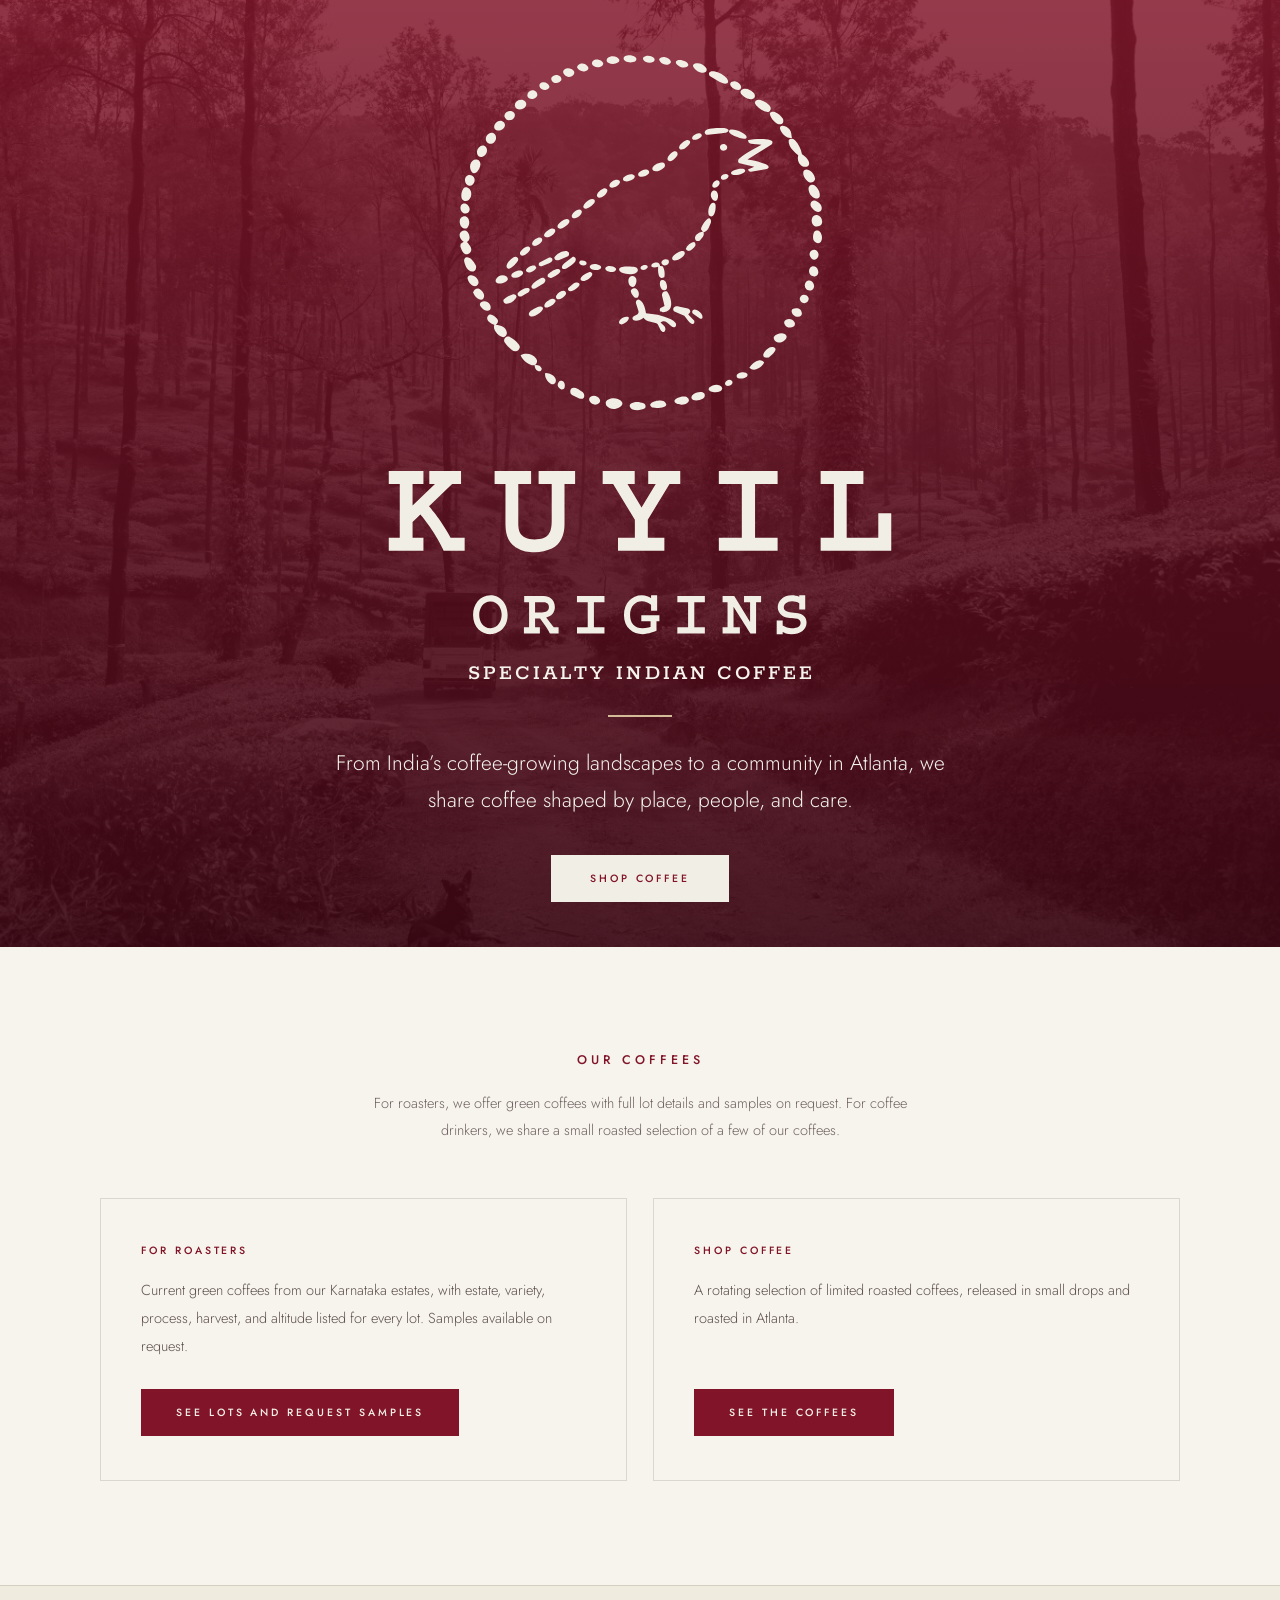
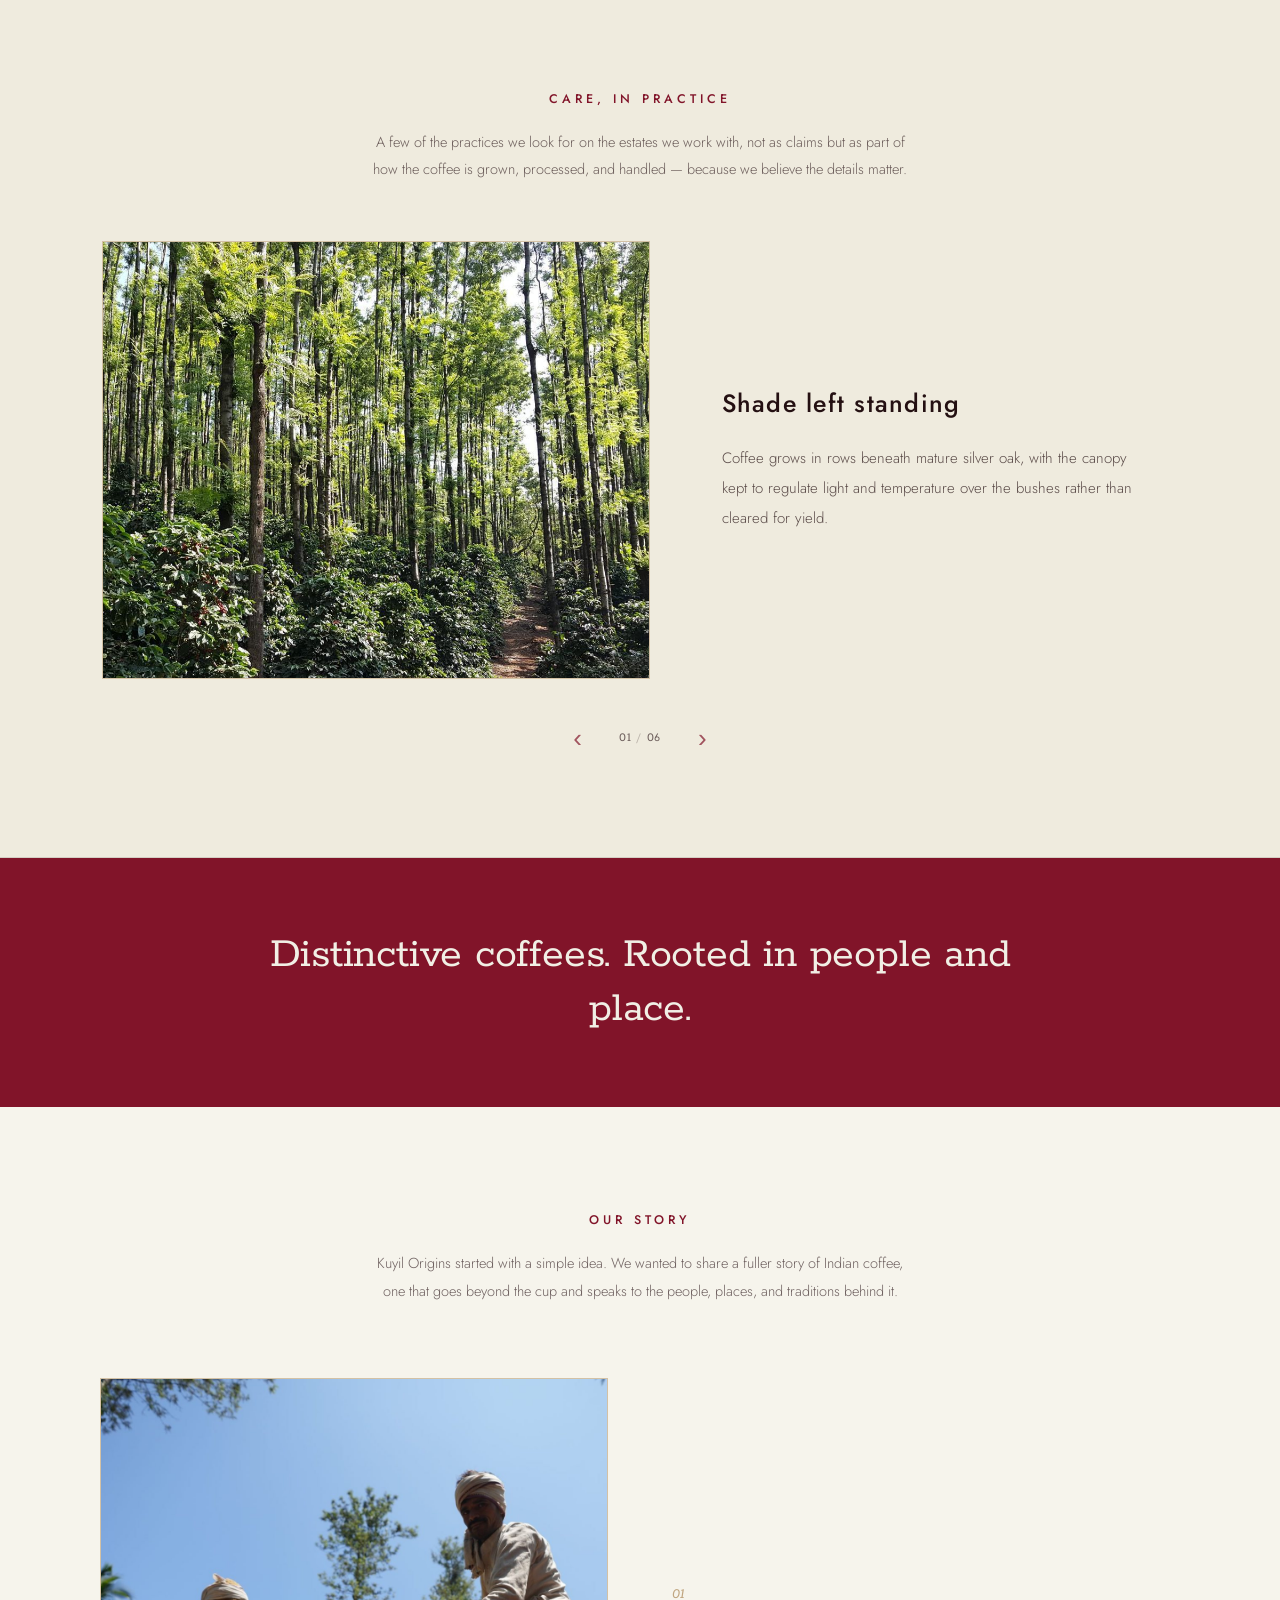
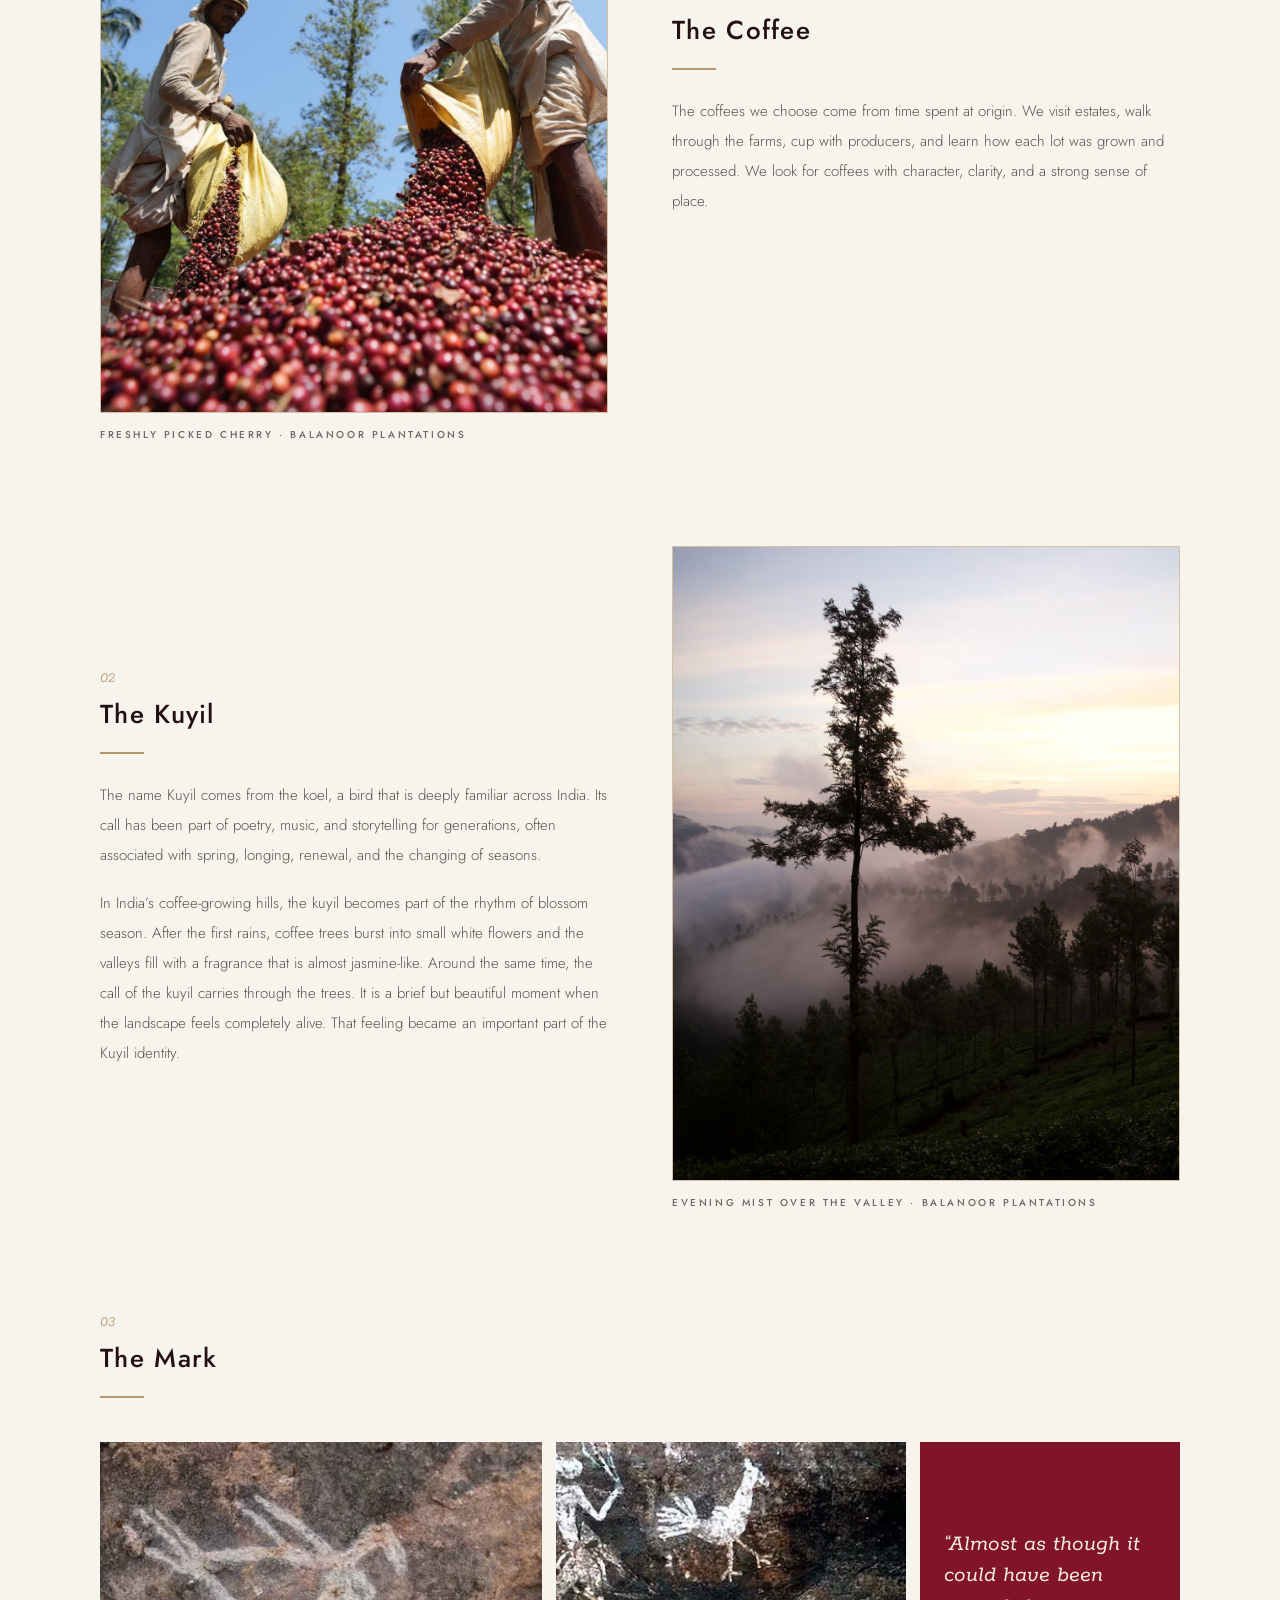
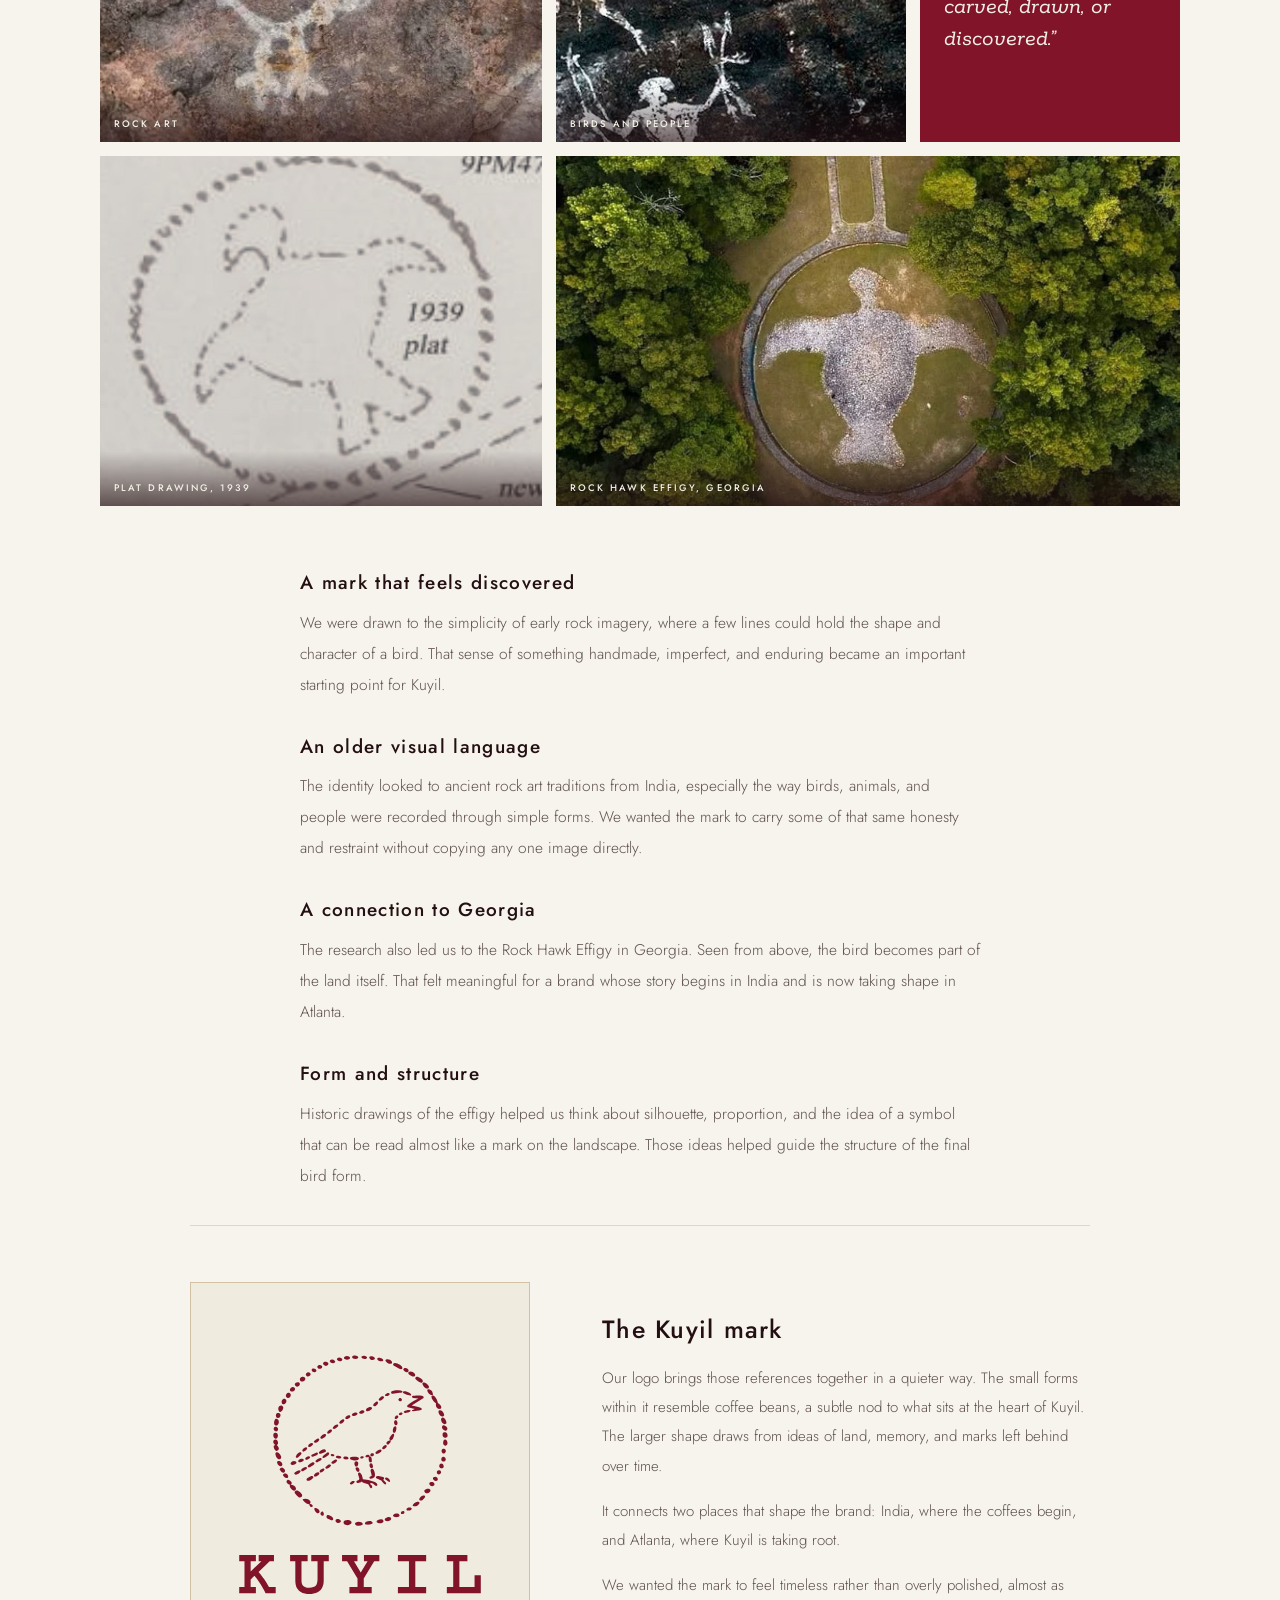
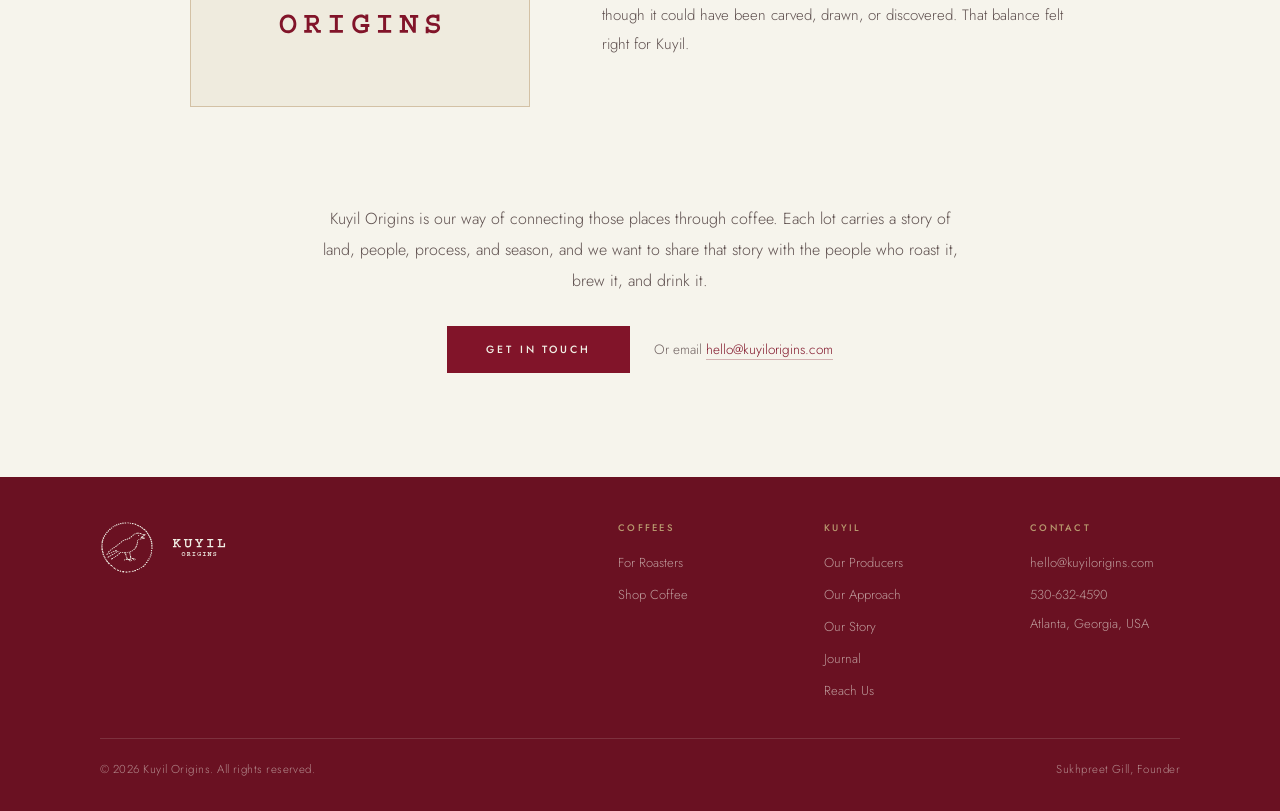
<file: index.html>
<!DOCTYPE html>
<html lang="en">
<head>
<meta charset="UTF-8">
<meta name="viewport" content="width=device-width, initial-scale=1.0">
<title>Kuyil Origins — Specialty Indian Coffee</title>
<meta name="description" content="Meet the producers, places and growing traditions behind our coffees. Green coffee for roasters and roasted coffee for the cup, sourced from Indian estates.">
<link rel="icon" href="assets/favicon.svg" type="image/svg+xml">
<meta property="og:title" content="Kuyil Origins — Specialty Indian Coffee">
<meta property="og:description" content="Distinctive coffees. Rooted in people and place. Telling stories of India through its specialty coffee.">
<meta property="og:type" content="website">
<meta property="og:url" content="https://kuyilorigins.com/">
<meta property="og:image" content="https://kuyilorigins.com/assets/og-logo.png">
<link rel="preconnect" href="https://fonts.googleapis.com">
<link rel="preconnect" href="https://fonts.gstatic.com" crossorigin>
<link href="https://fonts.googleapis.com/css2?family=Jost:wght@300;400;500;600;700&family=Rokkitt:wght@400;500;600;700&display=swap" rel="stylesheet">
<link rel="stylesheet" href="kuyil.css">
</head>
<body>

<!-- ===== NAV ===== -->
<nav class="nav nav-home">
  <div class="nav-in">
    <a class="nav-brand" href="index.html">
      <span class="nb-logo">
        <span class="nb-maroon"><img src="assets/label-mark-maroon.svg" alt=""><img class="nb-word-light" src="assets/label-word-maroon.svg" alt="Kuyil Origins"></span>
        <span class="nb-lockup-light">
          <img src="assets/label-mark-cream.svg" alt="">
          <img class="nb-word-light" src="assets/label-word-cream.svg" alt="">
        </span>
      </span>
      <span class="nb-tag">Specialty Indian Coffee</span>
    </a>
    <ul class="nav-links">
      <li><a href="roasted.html">Shop Coffee</a></li>
      <li><a href="wholesale.html">For Roasters</a></li>
      <li><a href="producers.html">Our Producers</a></li>
      <li><a href="index.html#story">Our Story</a></li>
      <li><a href="journal/">Journal</a></li>
      <li><a class="nav-contact" href="#" onclick="openModal();return false;">Contact</a></li>
    </ul>
    <button class="nav-toggle" id="navToggle" aria-label="Menu" aria-expanded="false">
      <span></span><span></span><span></span>
    </button>
  </div>
</nav>

<!-- ===== HERO: clean cover. Logo, one line, one button. ===== -->
<section class="hero-dark">
  <div class="hd-bg"></div>
  <div class="hd-in rise">
    <h1><img class="hd-logo" src="assets/label-lockup-cream.svg" alt="Kuyil Origins"><span class="hd-tag">Specialty Indian Coffee</span></h1>
    <div class="hd-rule"></div>
    <p>From India&rsquo;s coffee-growing landscapes to a community in Atlanta, we share coffee shaped by place, people, and care.</p>
    <div class="hd-actions"><a class="btn btn-cream" href="roasted.html">Shop Coffee</a></div>
  </div>
</section>

<!-- ===== TWO COFFEE PATHWAYS ===== -->
<section class="sec" id="coffees">
  <div class="sec-head">
    <div class="eyebrow">Our Coffees</div>
    <p>For roasters, we offer green coffees with full lot details and samples on request. For
      coffee drinkers, we share a small roasted selection of a few of our coffees.</p>
  </div>
  <div class="paths">
    <a class="path" href="wholesale.html#coffees">
      <div class="pnum">For Roasters</div>
      <p>Current green coffees from our Karnataka estates, with estate, variety, process,
        harvest, and altitude listed for every lot. Samples available on request.</p>
      <div class="go">See lots and request samples</div>
    </a>
    <a class="path" href="roasted.html#shop">
      <div class="pnum">Shop Coffee</div>
      <p>A rotating selection of limited roasted coffees, released in small drops and roasted
        in Atlanta.</p>
      <div class="go">See the coffees</div>
    </a>
  </div>
</section>

<!-- ===== CARE, IN PRACTICE =====
     Each slide is documented by a photograph from the named estate.
     Do not add a slide here without a verified source. -->
<section class="sec sec-alt" id="care">
  <div class="wrap">
    <div class="sec-head">
      <div class="eyebrow">Care, In Practice</div>
      <p>A few of the practices we look for on the estates we work with, not as claims but as
        part of how the coffee is grown, processed, and handled &mdash; because we believe the
        details matter.</p>
    </div>

    <div class="care-carousel">
      <div class="care-viewport" id="careViewport">
        <div class="care-track" id="careTrack">

          <figure class="care">
            <div class="fr"><img src="assets/care-shade.jpg"
              alt="Rows of coffee growing beneath tall silver oak shade trees at Ratnagiri Estate" loading="lazy" decoding="async"></div>
            <div class="care-txt">
              <h3>Shade left standing</h3>
              <p>Coffee grows in rows beneath mature silver oak, with the canopy kept to regulate
                light and temperature over the bushes rather than cleared for yield.</p>
            </div>
          </figure>

          <figure class="care">
            <div class="fr"><img src="assets/estate-picking.jpg"
              alt="A picker's hands selecting ripe red coffee cherries from a branch" loading="lazy" decoding="async"></div>
            <div class="care-txt">
              <h3>Picked in multiple passes</h3>
              <p>Every block is picked several times through the season instead of once. Only
                fully ripe cherry is taken on each pass, so unripe and overripe fruit is left for
                the next round rather than stripped all at once.</p>
            </div>
          </figure>

          <figure class="care">
            <div class="fr"><img src="assets/care-fermentation.jpg"
              alt="A digital pH meter reading 4.46 held in a tank of fermenting coffee mucilage" loading="lazy" decoding="async"></div>
            <div class="care-txt">
              <h3>Fermentation measured, not timed</h3>
              <p>pH is read through the tank cycle &mdash; 4.46 on this lot &mdash; so fermentation is
                stopped at a decided point instead of a fixed number of hours.</p>
            </div>
          </figure>

          <figure class="care">
            <div class="fr"><img src="assets/care-drying.jpg"
              alt="Coffee parchment drying in thin layers on raised mesh beds under a covered tunnel" loading="lazy" decoding="async"></div>
            <div class="care-txt">
              <h3>Dried slowly, on raised beds</h3>
              <p>Parchment is dried in thin layers on raised beds under cover and turned by hand,
                keeping drying even and out of direct midday sun.</p>
            </div>
          </figure>

          <figure class="care">
            <div class="fr"><img src="assets/care-sorting.jpg"
              alt="Workers hand-sorting dried green coffee spread on a tiled floor after milling" loading="lazy" decoding="async"></div>
            <div class="care-txt">
              <h3>Sorted by hand after processing</h3>
              <p>Once parchment is milled, each lot is hand-sorted again on top of the machine
                pass &mdash; broken, insect-damaged and discolored beans pulled out by eye to get
                as close to defect-free as the lot allows.</p>
            </div>
          </figure>

          <figure class="care">
            <div class="fr"><img src="assets/ratnagiri-coffee-rows.jpg"
              alt="Coffee bushes growing in rows on a hillside beneath tall mixed shade trees, with vines climbing the trunks, at Ratnagiri Estate" loading="lazy" decoding="async"></div>
            <div class="care-txt">
              <h3>Grown under working forest</h3>
              <p>Coffee shares the block with pepper vines and standing timber instead of growing
                alone. The mixed canopy holds moisture and shelters more birds and insects, and
                gives the estate more than one crop to lean on.</p>
            </div>
          </figure>

        </div>
      </div>
    </div>
    <div class="care-controls">
      <button class="care-arrow care-prev" id="carePrev" aria-label="Previous slide">&#8249;</button>
      <div class="care-counter" id="careCounter"></div>
      <button class="care-arrow care-next" id="careNext" aria-label="Next slide">&#8250;</button>
    </div>
  </div>
</section>

<!-- ===== STATEMENT ===== -->
<section class="statement">
  <div class="statement-in">
    <blockquote>Distinctive coffees. Rooted in people and place.</blockquote>
  </div>
</section>

<!-- ===== OUR STORY ===== -->
<section class="sec" id="story">
  <div class="sec-head">
    <div class="eyebrow">Our Story</div>
    <p>Kuyil Origins started with a simple idea. We wanted to share a fuller story of Indian
      coffee, one that goes beyond the cup and speaks to the people, places, and traditions
      behind it.</p>
  </div>

  <div class="story-moments">

    <div class="split story-moment">
      <figure class="figure split-img">
        <div class="fr"><img src="assets/story-harvest.jpg"
          alt="Two workers pouring freshly picked red coffee cherries from a sack beneath tall trees and a blue sky at Balanoor Plantations" loading="lazy" decoding="async"></div>
        <figcaption>Freshly picked cherry &middot; Balanoor Plantations</figcaption>
      </figure>
      <div class="split-txt">
        <div class="story-num">01</div>
        <h3>The Coffee</h3>
        <div class="split-rule"></div>
        <p>The coffees we choose come from time spent at origin. We visit estates, walk through
          the farms, cup with producers, and learn how each lot was grown and processed. We look
          for coffees with character, clarity, and a strong sense of place.</p>
      </div>
    </div>

    <div class="split flip story-moment">
      <figure class="figure split-img">
        <div class="fr"><img src="assets/story-kuyil.jpg"
          alt="A tall tree in silhouette above coffee-growing hills and valley mist at dusk, Balanoor Plantations" loading="lazy" decoding="async"></div>
        <figcaption>Evening mist over the valley &middot; Balanoor Plantations</figcaption>
      </figure>
      <div class="split-txt">
        <div class="story-num">02</div>
        <h3>The Kuyil</h3>
        <div class="split-rule"></div>
        <p>The name Kuyil comes from the koel, a bird that is deeply familiar across India. Its
          call has been part of poetry, music, and storytelling for generations, often
          associated with spring, longing, renewal, and the changing of seasons.</p>
        <p>In India&rsquo;s coffee-growing hills, the kuyil becomes part of the rhythm of blossom
          season. After the first rains, coffee trees burst into small white flowers and the
          valleys fill with a fragrance that is almost jasmine-like. Around the same time, the
          call of the kuyil carries through the trees. It is a brief but beautiful moment when
          the landscape feels completely alive. That feeling became an important part of the
          Kuyil identity.</p>
      </div>
    </div>

    <div class="story-moment mark-moment mark-board">
      <div class="mark-head">
        <div class="story-num">03</div>
        <h3>The Mark</h3>
        <div class="split-rule"></div>
      </div>

      <div class="moodboard">
        <figure class="mb mb-bird"><img src="assets/mark-rock-art-bird.jpg" alt="Faint rock art carving of a bird on stone" loading="lazy" decoding="async"><figcaption>Rock art</figcaption></figure>
        <figure class="mb mb-figures"><img src="assets/mark-rock-art-figures.jpg" alt="Rock art carvings of a bird alongside human figures" loading="lazy" decoding="async"><figcaption>Birds and people</figcaption></figure>
        <div class="mb mb-quote"><p>&ldquo;Almost as though it could have been carved, drawn, or discovered.&rdquo;</p></div>
        <figure class="mb mb-plan"><img src="assets/mark-rock-hawk-plan.jpg" alt="A 1939 plat drawing of the Rock Hawk Effigy's bird outline" loading="lazy" decoding="async"><figcaption>Plat drawing, 1939</figcaption></figure>
        <figure class="mb mb-aerial"><img src="assets/mark-rock-hawk-aerial.jpg" alt="Aerial view of the Rock Hawk Effigy earthwork in Georgia, shaped like a bird" loading="lazy" decoding="async"><figcaption>Rock Hawk Effigy, Georgia</figcaption></figure>
      </div>

      <div class="mark-story">
        <h4>A mark that feels discovered</h4>
        <p>We were drawn to the simplicity of early rock imagery, where a few lines could hold the shape and character of a bird. That sense of something handmade, imperfect, and enduring became an important starting point for Kuyil.</p>
        <h4>An older visual language</h4>
        <p>The identity looked to ancient rock art traditions from India, especially the way birds, animals, and people were recorded through simple forms. We wanted the mark to carry some of that same honesty and restraint without copying any one image directly.</p>
        <h4>A connection to Georgia</h4>
        <p>The research also led us to the Rock Hawk Effigy in Georgia. Seen from above, the bird becomes part of the land itself. That felt meaningful for a brand whose story begins in India and is now taking shape in Atlanta.</p>
        <h4>Form and structure</h4>
        <p>Historic drawings of the effigy helped us think about silhouette, proportion, and the idea of a symbol that can be read almost like a mark on the landscape. Those ideas helped guide the structure of the final bird form.</p>
      </div>

      <div class="mark-arrive">
        <div class="mark-img mark-img-final"><img src="assets/label-lockup-maroon.svg" alt="The final Kuyil Origins logo, with the bird mark, wordmark, and tagline"></div>
        <div class="mark-txt">
          <h4>The Kuyil mark</h4>
          <p>Our logo brings those references together in a quieter way. The small forms within it resemble coffee beans, a subtle nod to what sits at the heart of Kuyil. The larger shape draws from ideas of land, memory, and marks left behind over time.</p>
          <p>It connects two places that shape the brand: India, where the coffees begin, and Atlanta, where Kuyil is taking root.</p>
          <p>We wanted the mark to feel timeless rather than overly polished, almost as though it could have been carved, drawn, or discovered. That balance felt right for Kuyil.</p>
        </div>
      </div>
    </div>
  </div>

  <div class="story-close">
    <p>Kuyil Origins is our way of connecting those places through coffee. Each lot carries a
      story of land, people, process, and season, and we want to share that story with the
      people who roast it, brew it, and drink it.</p>
    <div class="invite">
      <a class="btn btn-solid" href="#" onclick="openModal();return false;">Get in Touch</a>
      <span>Or email <a href="mailto:hello@kuyilorigins.com">hello@kuyilorigins.com</a></span>
    </div>
  </div>
</section>

<!-- ===== FOOTER ===== -->
<footer class="foot">
  <div class="foot-in">
    <div class="foot-top">
      <div class="lockup">
        <img src="assets/label-mark-cream.svg" alt="">
        <img class="foot-word" src="assets/label-word-cream.svg" alt="Kuyil Origins">
      </div>
      <div class="foot-cols">
        <div class="foot-col">
          <div class="fc-h">Coffees</div>
          <ul>
            <li><a href="wholesale.html">For Roasters</a></li>
            <li><a href="roasted.html">Shop Coffee</a></li>
          </ul>
        </div>
        <div class="foot-col">
          <div class="fc-h">Kuyil</div>
          <ul>
            <li><a href="producers.html">Our Producers</a></li>
            <li><a href="index.html#care">Our Approach</a></li>
            <li><a href="index.html#story">Our Story</a></li>
            <li><a href="journal/">Journal</a></li>
            <li><a href="contact.html">Reach Us</a></li>
          </ul>
        </div>
        <div class="foot-col">
          <div class="fc-h">Contact</div>
          <ul>
            <li><a href="mailto:hello@kuyilorigins.com">hello@kuyilorigins.com</a></li>
            <li><a href="tel:+15306324590">530-632-4590</a></li>
            <li class="fc-plain">Atlanta, Georgia, USA</li>
          </ul>
        </div>
      </div>
    </div>
    <div class="foot-bot">
      <div class="copy">© 2026 Kuyil Origins. All rights reserved.</div>
      <div class="foot-meta">Sukhpreet Gill, Founder</div>
    </div>
  </div>
</footer>

<!-- ===== MODAL ===== -->
<div class="ov" id="ov">
  <div class="modal">
    <button class="x" onclick="closeModal()" aria-label="Close">&times;</button>
    <div class="m-top">
      <h2>Get in Touch</h2>
      <p>Reach out for samples, inquiries,<br>or to start a conversation.</p>
    </div>
    <div class="m-body">
      <form id="ef" action="https://formspree.io/f/mlgayldn" method="POST">
        <div class="f-row">
          <div class="f"><label for="i-name">Name</label><input id="i-name" type="text" name="name" placeholder="Your name" required></div>
          <div class="f"><label for="i-co">Company / Roastery</label><input id="i-co" type="text" name="company" placeholder="Optional"></div>
        </div>
        <div class="f"><label for="i-email">Email</label><input id="i-email" type="email" name="email" placeholder="you@example.com" required></div>
        <div class="f"><label for="i-type">Inquiry type</label>
          <select id="i-type" name="enquiry_type" required>
            <option value="" disabled selected>Select one</option>
            <option>Wholesale green coffee</option>
            <option>Request a sample</option>
            <option>Roasted coffee</option>
            <option>Partnership / sourcing</option>
            <option>Educational cupping</option>
            <option>General question</option>
          </select>
        </div>
        <div class="f"><label for="i-msg">Message</label><textarea id="i-msg" name="message" placeholder="Tell us what you're looking for..."></textarea></div>
        <div class="sub-row">
          <span class="priv">We'll reply within 1&ndash;2 business days.</span>
          <button type="submit" class="send">Send Inquiry</button>
        </div>
      </form>
      <div class="ok" id="ok">
        <div class="ck"><svg width="21" height="21" viewBox="0 0 20 20" fill="none"><polyline points="4,10 8,14 16,6" stroke="#811429" stroke-width="1.8" stroke-linecap="round" stroke-linejoin="round"/></svg></div>
        <h3>Thank you</h3>
        <p>We've received your inquiry and will<br>be in touch shortly.</p>
      </div>
    </div>
  </div>
</div>

<script src="kuyil.js"></script>
</body>
</html>
</file>
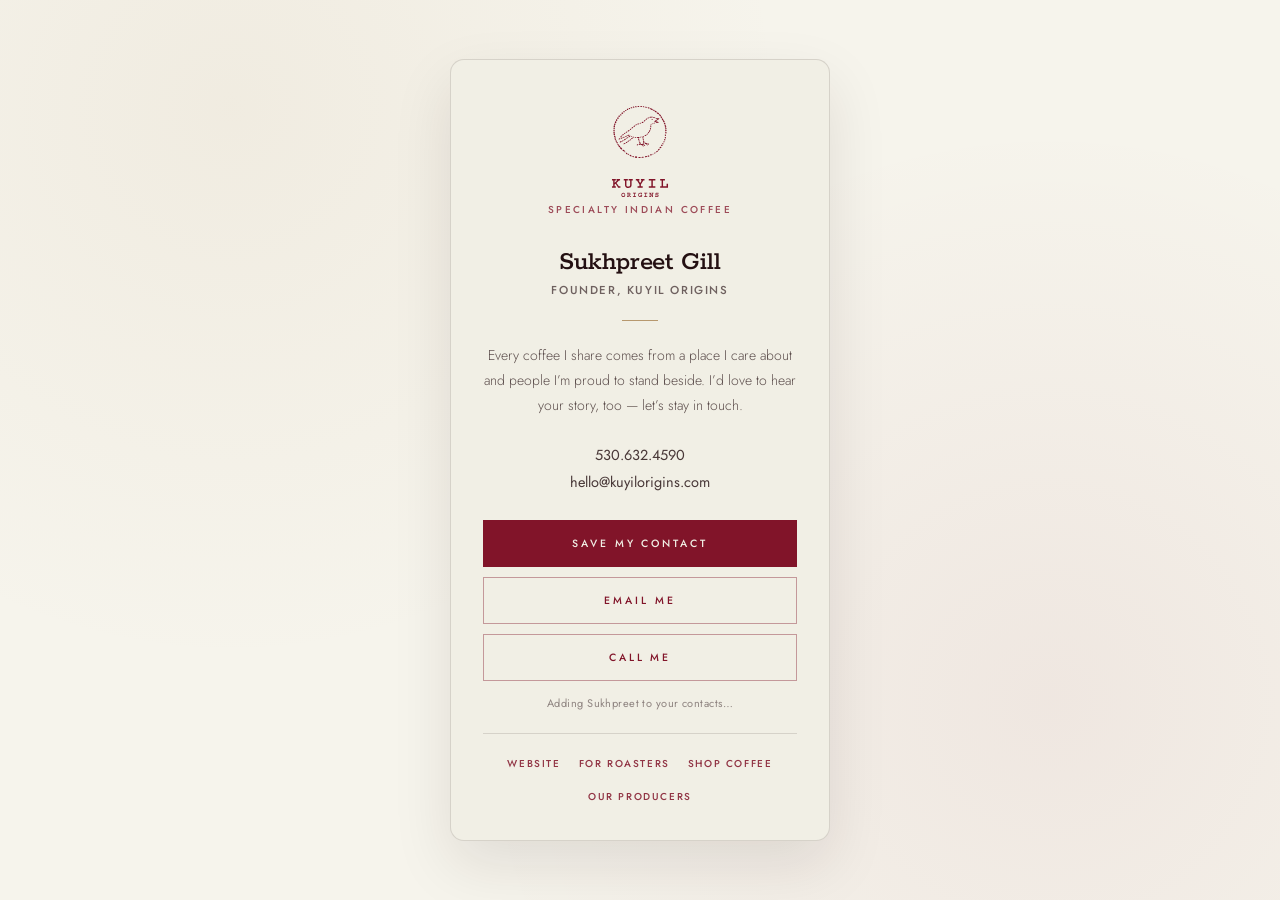
<file: card/index.html>
<!DOCTYPE html>
<html lang="en">
<head>
<meta charset="UTF-8">
<meta name="viewport" content="width=device-width, initial-scale=1.0">
<title>Sukhpreet Gill — Kuyil Origins</title>
<meta name="description" content="Sukhpreet Gill, Founder of Kuyil Origins — Specialty Indian Coffee. Contact details and links.">
<meta name="robots" content="noindex">
<link rel="icon" href="/assets/favicon.svg" type="image/svg+xml">
<link rel="preconnect" href="https://fonts.googleapis.com">
<link rel="preconnect" href="https://fonts.gstatic.com" crossorigin>
<link href="https://fonts.googleapis.com/css2?family=Jost:wght@300;400;500;600;700&family=Rokkitt:wght@400;500;600;700&display=swap" rel="stylesheet">
<link rel="stylesheet" href="/kuyil.css">
</head>
<body>

<div class="card-page">
  <div class="bcard rise">
    <img class="bc-mark" src="/assets/label-mark-maroon.svg" alt="">
    <img class="bc-word" src="/assets/label-word-maroon.svg" alt="Kuyil Origins">
    <div class="bc-tag">Specialty Indian Coffee</div>

    <h1>Sukhpreet Gill</h1>
    <div class="bc-role">Founder, Kuyil Origins</div>
    <div class="bc-rule"></div>
    <p class="bc-line">Every coffee I share comes from a place I care about and people I&rsquo;m proud to
      stand beside. I&rsquo;d love to hear your story, too &mdash; let&rsquo;s stay in touch.</p>

    <div class="bc-info">
      <a href="tel:+15306324590">530.632.4590</a>
      <a href="mailto:hello@kuyilorigins.com">hello@kuyilorigins.com</a>
    </div>

    <div class="bc-actions">
      <a class="btn btn-solid" id="vcfBtn" href="/assets/sukhpreet-gill.vcf">Save My Contact</a>
      <a class="btn" href="mailto:hello@kuyilorigins.com">Email Me</a>
      <a class="btn" href="tel:+15306324590">Call Me</a>
    </div>
    <p class="bc-auto-note" id="autoNote">Adding Sukhpreet to your contacts&hellip;</p>

    <div class="bc-links">
      <a href="/index.html">Website</a>
      <a href="/wholesale.html">For Roasters</a>
      <a href="/roasted.html">Shop Coffee</a>
      <a href="/producers.html">Our Producers</a>
    </div>
  </div>
</div>

<script>
  // Prompt the native "Add Contact" screen automatically on arrival, without
  // replacing the page the visitor landed on. Falls back silently to the
  // visible "Save My Contact" button if the browser blocks the auto-open.
  window.addEventListener('load', function () {
    setTimeout(function () {
      var a = document.createElement('a');
      a.href = '/assets/sukhpreet-gill.vcf';
      a.style.display = 'none';
      document.body.appendChild(a);
      a.click();
      document.body.removeChild(a);
    }, 500);
    setTimeout(function () {
      var n = document.getElementById('autoNote');
      if (n) n.style.display = 'none';
    }, 4000);
  });
</script>

</body>
</html>
</file>
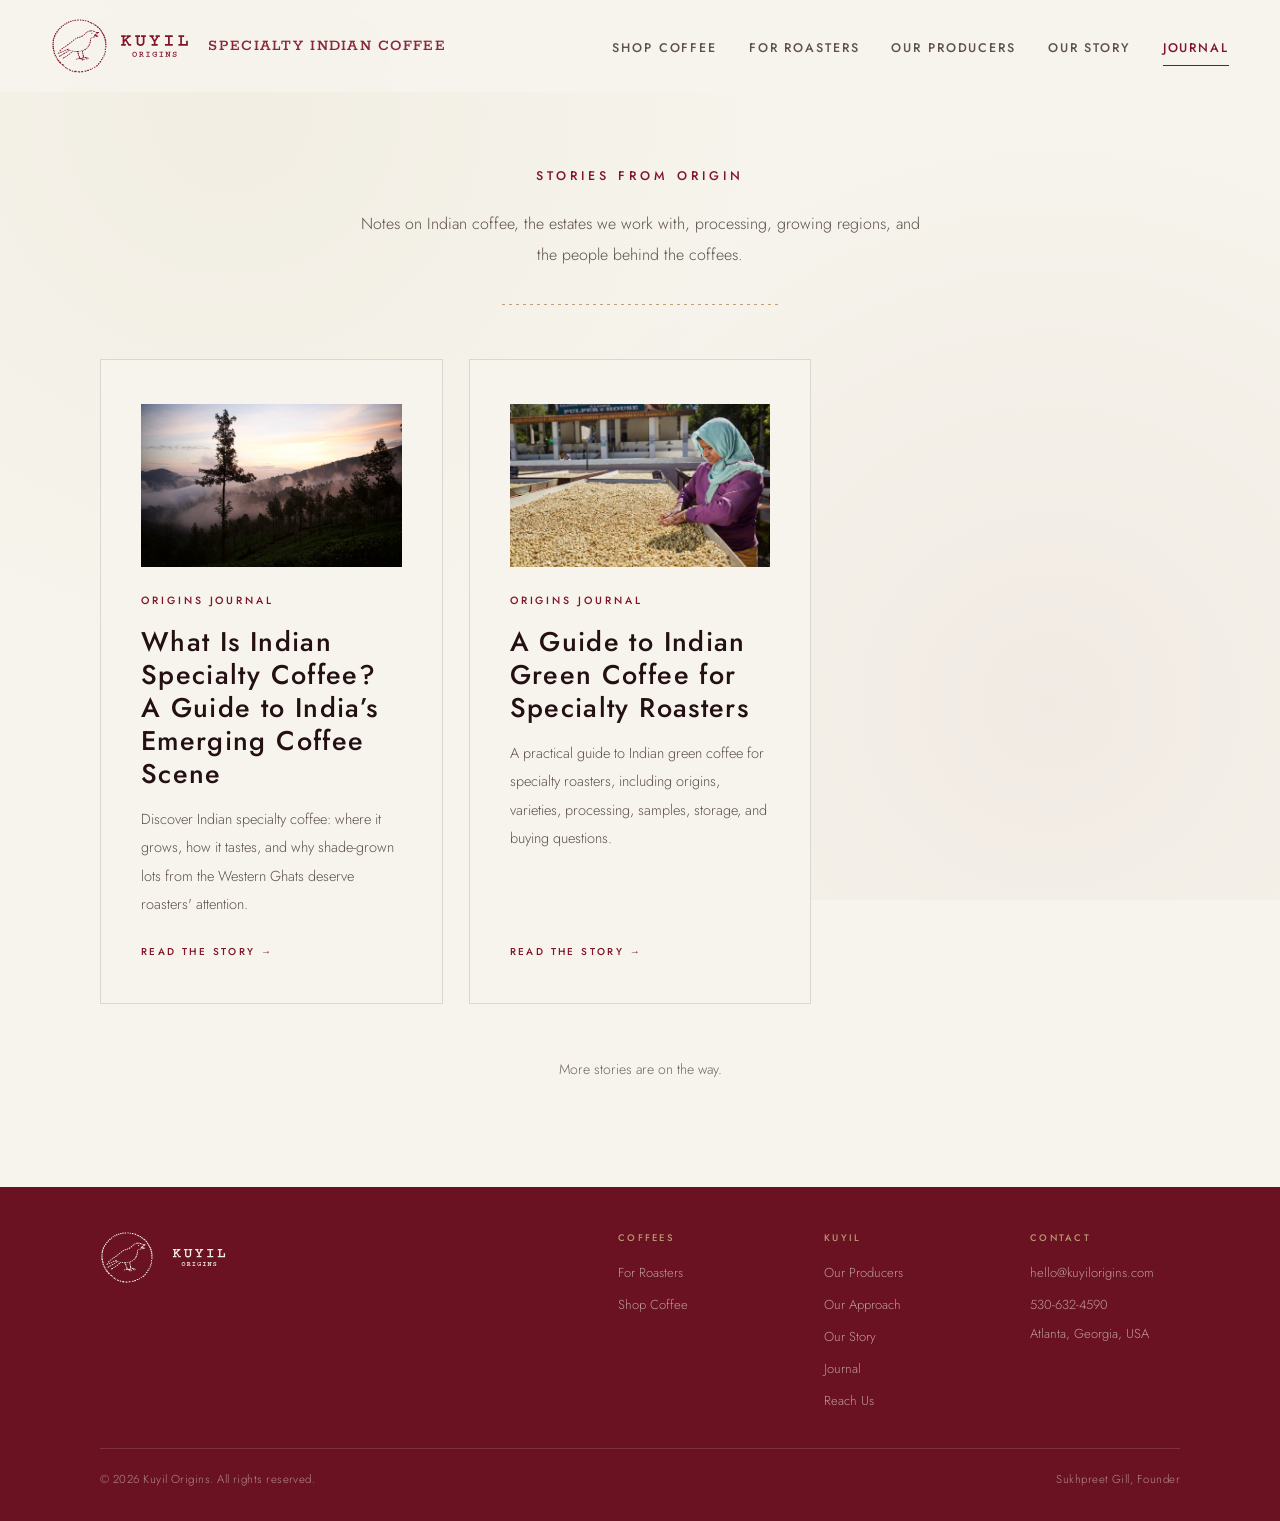
<file: journal/index.html>
<!DOCTYPE html>
<html lang="en">
<head>
<meta charset="UTF-8">
<meta name="viewport" content="width=device-width, initial-scale=1.0">
<title>Journal — Kuyil Origins</title>
<meta name="description" content="Notes on Indian coffee, the estates we work with, processing, growing regions, and the people behind the coffees.">
<link rel="icon" href="/assets/favicon.svg" type="image/svg+xml">
<meta property="og:title" content="Journal — Kuyil Origins">
<meta property="og:description" content="Notes on Indian coffee, the estates we work with, processing, growing regions, and the people behind the coffees.">
<meta property="og:type" content="website">
<meta property="og:url" content="https://kuyilorigins.com/journal/">
<meta property="og:image" content="https://kuyilorigins.com/assets/balanoor-landscape.jpg">
<link rel="preconnect" href="https://fonts.googleapis.com">
<link rel="preconnect" href="https://fonts.gstatic.com" crossorigin>
<link href="https://fonts.googleapis.com/css2?family=Jost:wght@300;400;500;600;700&family=Rokkitt:wght@400;500;600;700&display=swap" rel="stylesheet">
<link rel="stylesheet" href="/kuyil.css">
</head>
<body>

<!-- ===== NAV ===== -->
<nav class="nav">
  <div class="nav-in">
    <a class="nav-brand" href="/index.html">
      <span class="nb-logo">
        <span class="nb-maroon"><img src="/assets/label-mark-maroon.svg" alt=""><img class="nb-word-light" src="/assets/label-word-maroon.svg" alt="Kuyil Origins"></span>
        <span class="nb-lockup-light">
          <img src="/assets/label-mark-cream.svg" alt="">
          <img class="nb-word-light" src="/assets/label-word-cream.svg" alt="">
        </span>
      </span>
      <span class="nb-tag">Specialty Indian Coffee</span>
    </a>
    <ul class="nav-links">
      <li><a href="/roasted.html">Shop Coffee</a></li>
      <li><a href="/wholesale.html">For Roasters</a></li>
      <li><a href="/producers.html">Our Producers</a></li>
      <li><a href="/index.html#story">Our Story</a></li>
      <li><a class="on" href="/journal/">Journal</a></li>
      <li><a class="nav-contact" href="#" onclick="openModal();return false;">Contact</a></li>
    </ul>
    <button class="nav-toggle" id="navToggle" aria-label="Menu" aria-expanded="false">
      <span></span><span></span><span></span>
    </button>
  </div>
</nav>

<!-- ===== PAGE HEAD ===== -->
<section class="phead">
  <div class="rise">
    <h1 class="eyebrow">Stories from origin</h1>
    <p class="sub">Notes on Indian coffee, the estates we work with, processing, growing
      regions, and the people behind the coffees.</p>
    <div class="dotline"></div>
  </div>
</section>

<section class="sec" style="padding-top:20px">
  <div class="j-list">
    <a class="path" href="/journal/what-is-indian-specialty-coffee/">
      <div class="fr"><img src="/assets/balanoor-landscape.jpg" alt="Morning mist over forested hills in the Western Ghats" loading="lazy" decoding="async"></div>
      <div class="pnum">Origins Journal</div>
      <h3>What Is Indian Specialty Coffee? A Guide to India&rsquo;s Emerging Coffee Scene</h3>
      <p>Discover Indian specialty coffee: where it grows, how it tastes, and why shade-grown lots from the Western Ghats deserve roasters' attention.</p>
      <div class="go">Read the story</div>
    </a>
    <a class="path" href="/journal/indian-green-coffee-guide-for-roasters/">
      <div class="fr"><img src="/assets/journal-green-guide.jpg" alt="A worker checking green coffee beans on a drying table in front of the pulper house at Balanoor Plantations" style="object-position:62% 50%" loading="lazy" decoding="async"></div>
      <div class="pnum">Origins Journal</div>
      <h3>A Guide to Indian Green Coffee for Specialty Roasters</h3>
      <p>A practical guide to Indian green coffee for specialty roasters, including origins, varieties, processing, samples, storage, and buying questions.</p>
      <div class="go">Read the story</div>
    </a>
  </div>
  <p class="e-note">More stories are on the way.</p>
</section>

<!-- ===== FOOTER ===== -->
<footer class="foot">
  <div class="foot-in">
    <div class="foot-top">
      <div class="lockup">
        <img src="/assets/label-mark-cream.svg" alt="">
        <img class="foot-word" src="/assets/label-word-cream.svg" alt="Kuyil Origins">
      </div>
      <div class="foot-cols">
        <div class="foot-col">
          <div class="fc-h">Coffees</div>
          <ul>
            <li><a href="/wholesale.html">For Roasters</a></li>
            <li><a href="/roasted.html">Shop Coffee</a></li>
          </ul>
        </div>
        <div class="foot-col">
          <div class="fc-h">Kuyil</div>
          <ul>
            <li><a href="/producers.html">Our Producers</a></li>
            <li><a href="/index.html#care">Our Approach</a></li>
            <li><a href="/index.html#story">Our Story</a></li>
            <li><a href="/journal/">Journal</a></li>
            <li><a href="/contact.html">Reach Us</a></li>
          </ul>
        </div>
        <div class="foot-col">
          <div class="fc-h">Contact</div>
          <ul>
            <li><a href="mailto:hello@kuyilorigins.com">hello@kuyilorigins.com</a></li>
            <li><a href="tel:+15306324590">530-632-4590</a></li>
            <li class="fc-plain">Atlanta, Georgia, USA</li>
          </ul>
        </div>
      </div>
    </div>
    <div class="foot-bot">
      <div class="copy">© 2026 Kuyil Origins. All rights reserved.</div>
      <div class="foot-meta">Sukhpreet Gill, Founder</div>
    </div>
  </div>
</footer>

<!-- ===== MODAL ===== -->
<div class="ov" id="ov">
  <div class="modal">
    <button class="x" onclick="closeModal()" aria-label="Close">&times;</button>
    <div class="m-top">
      <h2>Get in Touch</h2>
      <p>Reach out for samples, inquiries,<br>or to start a conversation.</p>
    </div>
    <div class="m-body">
      <form id="ef" action="https://formspree.io/f/mlgayldn" method="POST">
        <div class="f-row">
          <div class="f"><label for="i-name">Name</label><input id="i-name" type="text" name="name" placeholder="Your name" required></div>
          <div class="f"><label for="i-co">Company / Roastery</label><input id="i-co" type="text" name="company" placeholder="Optional"></div>
        </div>
        <div class="f"><label for="i-email">Email</label><input id="i-email" type="email" name="email" placeholder="you@example.com" required></div>
        <div class="f"><label for="i-type">Inquiry type</label>
          <select id="i-type" name="enquiry_type" required>
            <option value="" disabled selected>Select one</option>
            <option>Wholesale green coffee</option>
            <option>Request a sample</option>
            <option>Roasted coffee</option>
            <option>Partnership / sourcing</option>
            <option>Educational cupping</option>
            <option>General question</option>
          </select>
        </div>
        <div class="f"><label for="i-msg">Message</label><textarea id="i-msg" name="message" placeholder="Tell us what you're looking for..."></textarea></div>
        <div class="sub-row">
          <span class="priv">We'll reply within 1&ndash;2 business days.</span>
          <button type="submit" class="send">Send Inquiry</button>
        </div>
      </form>
      <div class="ok" id="ok">
        <div class="ck"><svg width="21" height="21" viewBox="0 0 20 20" fill="none"><polyline points="4,10 8,14 16,6" stroke="#811429" stroke-width="1.8" stroke-linecap="round" stroke-linejoin="round"/></svg></div>
        <h3>Thank you</h3>
        <p>We've received your inquiry and will<br>be in touch shortly.</p>
      </div>
    </div>
  </div>
</div>

<script src="/kuyil.js"></script>
</body>
</html>
</file>
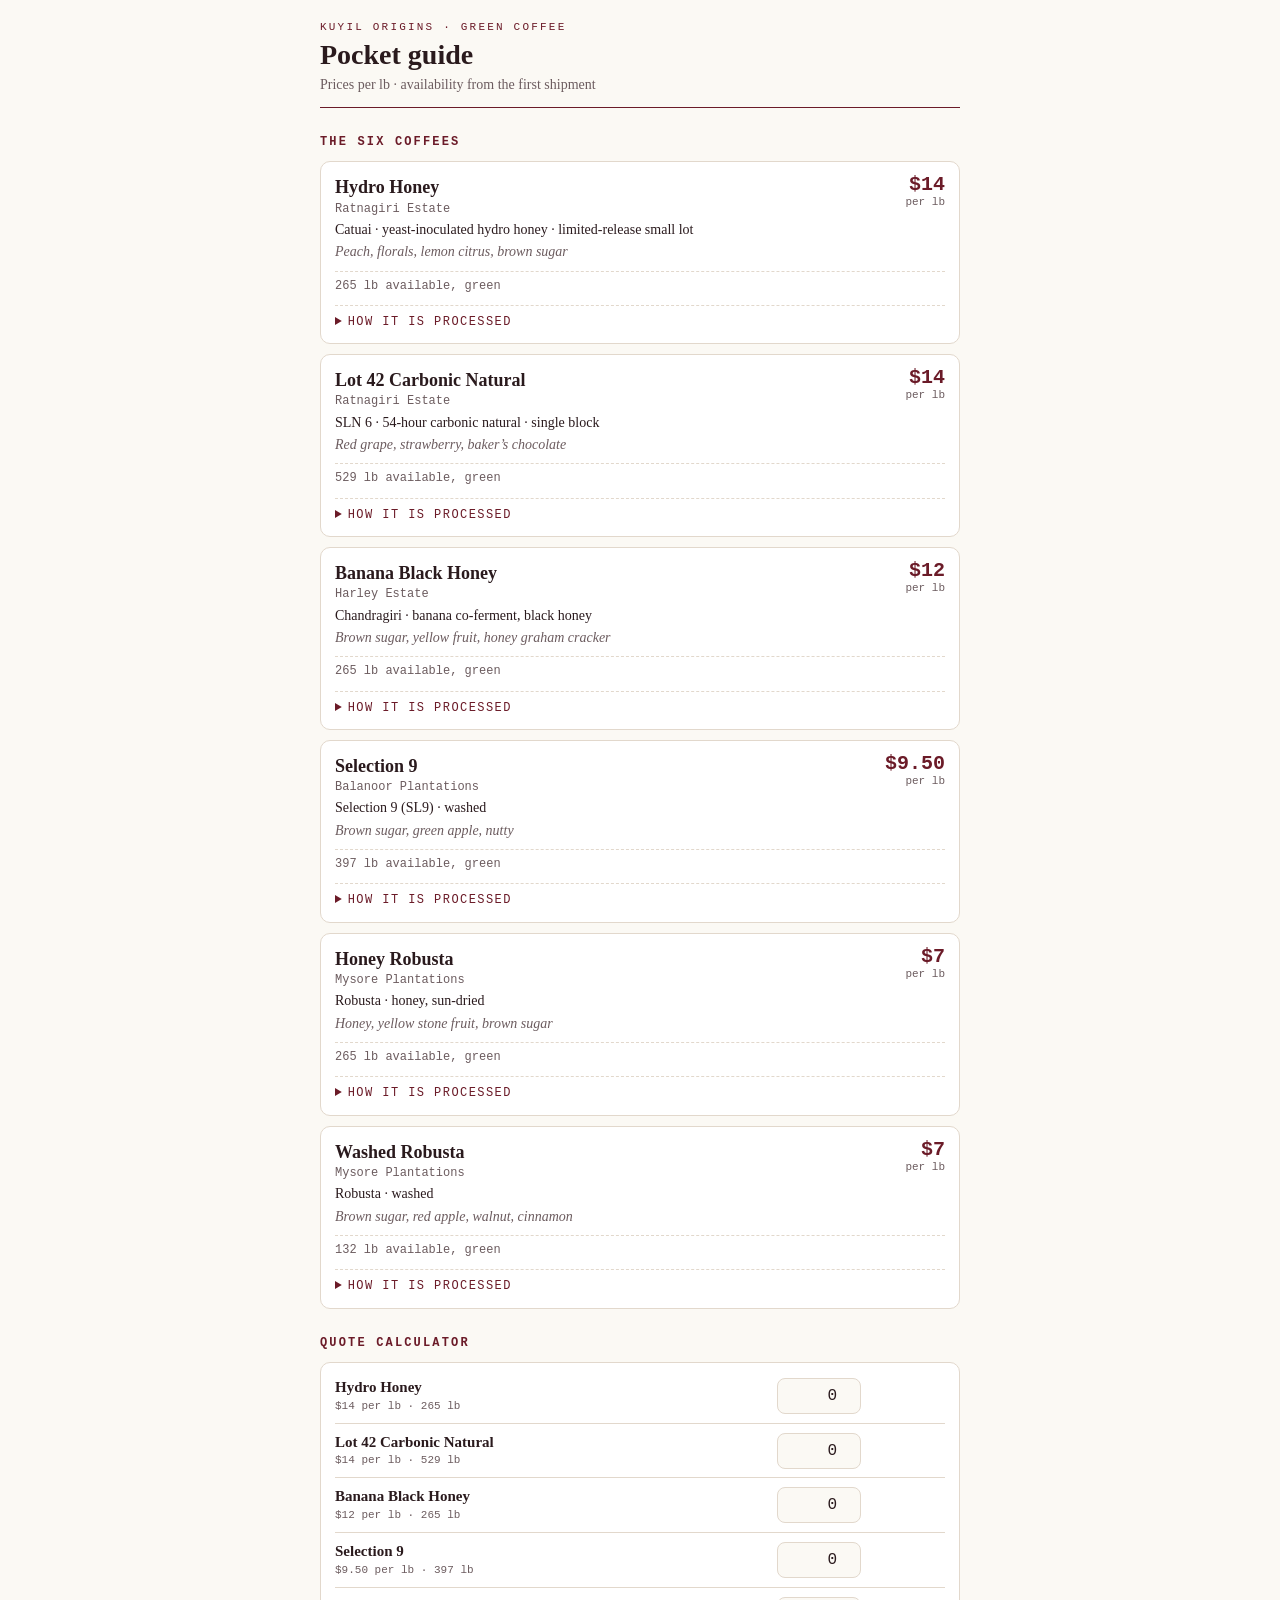
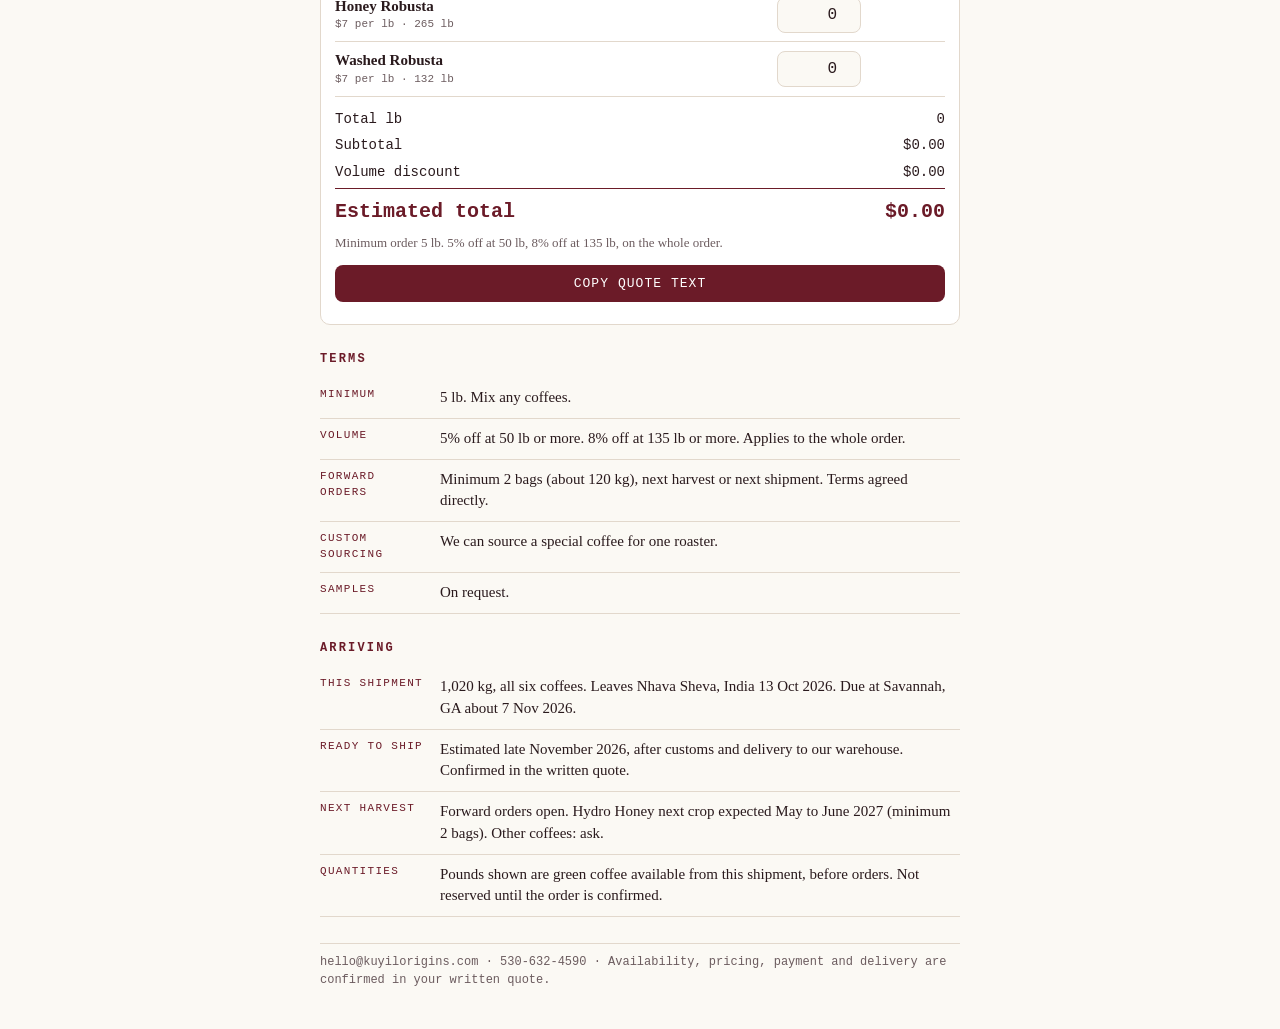
<file: g/fa315e09ffd8752b2d4c/index.html>
<!doctype html>
<html lang="en"><head>
<meta charset="utf-8">
<meta name="viewport" content="width=device-width,initial-scale=1,viewport-fit=cover">
<meta name="robots" content="noindex,nofollow,noarchive,nosnippet">
<meta name="referrer" content="no-referrer">
<meta name="theme-color" content="#6B1B28">
<meta name="apple-mobile-web-app-capable" content="yes">
<title>Kuyil pocket guide</title>
<style>
:root{--bg:#FBF9F4;--surface:#fff;--fg:#2A1A1D;--muted:#6C5C5F;--line:#E2D8CC;--accent:#6B1B28;--accent-ink:#fff;
--serif:Georgia,'Times New Roman',serif;--mono:'Courier New',Courier,monospace}
@media (prefers-color-scheme:dark){:root{--bg:#17100F;--surface:#211817;--fg:#F2E9E4;--muted:#B5A39F;--line:#3A2D2B;--accent:#E3A3AF;--accent-ink:#2A0F15;color-scheme:dark}}
*{box-sizing:border-box}
body{margin:0;background:var(--bg);color:var(--fg);font-family:var(--serif);font-size:16px;line-height:1.45;padding:20px 16px 40px;padding-top:max(20px,env(safe-area-inset-top))}
.wrap{max-width:640px;margin:0 auto;display:flex;flex-direction:column;gap:26px}
header{border-bottom:1px solid var(--accent);padding-bottom:12px}
.eyebrow{font-family:var(--mono);font-size:11px;letter-spacing:.2em;text-transform:uppercase;color:var(--accent)}
h1{font-size:28px;line-height:1.1;margin:4px 0 0;font-weight:600}
.sub{color:var(--muted);font-size:14px;margin-top:4px}
h2{font-family:var(--mono);font-size:12px;letter-spacing:.18em;text-transform:uppercase;color:var(--accent);margin:0 0 10px}
.cards{display:flex;flex-direction:column;gap:10px}
.card{background:var(--surface);border:1px solid var(--line);border-radius:10px;padding:12px 14px;display:grid;grid-template-columns:minmax(0,1fr) auto;gap:2px 12px}
.name{font-weight:600;font-size:18px}.estate{font-family:var(--mono);font-size:12px;color:var(--muted)}
.meta{grid-column:1/-1;font-size:14px}.notes{grid-column:1/-1;font-size:14px;color:var(--muted);font-style:italic}
.price{text-align:right;font-family:var(--mono);font-weight:700;font-size:20px;color:var(--accent);line-height:1.1}
.price small{display:block;font-weight:400;font-size:11px;color:var(--muted)}
.stock{grid-column:1/-1;font-family:var(--mono);font-size:12px;color:var(--muted);border-top:1px dashed var(--line);padding-top:6px;margin-top:6px}
.calc{background:var(--surface);border:1px solid var(--line);border-radius:10px;padding:6px 14px 14px}
.row{display:grid;grid-template-columns:minmax(0,1fr) 84px 76px;gap:8px;align-items:center;padding:8px 0;border-bottom:1px solid var(--line);font-size:15px}
.row .lab{min-width:0}.row .lab span{display:block;font-family:var(--mono);font-size:11px;color:var(--muted)}
.row output{font-family:var(--mono);text-align:right;font-size:14px}
input[type=number]{width:100%;font-family:var(--mono);font-size:16px;padding:8px;border:1px solid var(--line);border-radius:8px;background:var(--bg);color:var(--fg);text-align:right}
input:focus-visible,button:focus-visible{outline:2px solid var(--accent);outline-offset:2px}
.totals{display:flex;flex-direction:column;gap:6px;margin-top:12px;font-family:var(--mono);font-size:14px}
.totals div{display:flex;justify-content:space-between;gap:12px}
.totals .grand{font-size:20px;font-weight:700;color:var(--accent);border-top:1px solid var(--accent);padding-top:8px}
.hint{font-size:13px;color:var(--muted);margin-top:8px}
button{font-family:var(--mono);font-size:13px;letter-spacing:.08em;text-transform:uppercase;background:var(--accent);color:var(--accent-ink);border:0;border-radius:8px;padding:11px 14px;margin-top:12px;width:100%}
dl{margin:0;display:grid;grid-template-columns:minmax(0,120px) minmax(0,1fr)}
dt,dd{margin:0;padding:9px 0;border-bottom:1px solid var(--line)}
dt{font-family:var(--mono);font-size:11px;letter-spacing:.12em;text-transform:uppercase;color:var(--accent);padding-right:10px}
dd{font-size:15px}
.foot{font-family:var(--mono);font-size:12px;color:var(--muted);border-top:1px solid var(--line);padding-top:10px;overflow-wrap:anywhere}
details{grid-column:1/-1;margin-top:8px;border-top:1px dashed var(--line);padding-top:8px}
summary{cursor:pointer;font-family:var(--mono);font-size:12px;letter-spacing:.12em;text-transform:uppercase;color:var(--accent)}
details p{margin:8px 0 6px;font-size:14px}
.spec{display:grid;grid-template-columns:minmax(0,110px) minmax(0,1fr);gap:2px 10px;font-size:13px;margin-top:6px}
.spec span:nth-child(odd){font-family:var(--mono);font-size:11px;color:var(--muted);text-transform:uppercase;letter-spacing:.06em}
.gap{font-size:13px;color:var(--muted);margin-top:8px;font-style:italic}
</style>
</head><body>
<div class="wrap">
<header><div class="eyebrow">Kuyil Origins · green coffee</div><h1>Pocket guide</h1><div class="sub">Prices per lb · availability from the first shipment</div></header>
<section><h2>The six coffees</h2><div class="cards" id="cards"></div></section>
<section><h2>Quote calculator</h2><div class="calc"><div id="rows"></div>
<div class="totals"><div><span>Total lb</span><span id="tLb">0</span></div><div><span>Subtotal</span><span id="tSub">$0.00</span></div><div><span id="discLabel">Volume discount</span><span id="tDisc">$0.00</span></div><div class="grand"><span>Estimated total</span><span id="tTot">$0.00</span></div></div>
<div class="hint" id="hint">Minimum order 5 lb. 5% off at 50 lb, 8% off at 135 lb, on the whole order.</div>
<button type="button" id="copyBtn">Copy quote text</button><div class="hint" id="copyMsg" aria-live="polite"></div></div></section>
<section><h2>Terms</h2><dl>
<dt>Minimum</dt><dd>5 lb. Mix any coffees.</dd>
<dt>Volume</dt><dd>5% off at 50 lb or more. 8% off at 135 lb or more. Applies to the whole order.</dd>
<dt>Forward orders</dt><dd>Minimum 2 bags (about 120 kg), next harvest or next shipment. Terms agreed directly.</dd>
<dt>Custom sourcing</dt><dd>We can source a special coffee for one roaster.</dd>
<dt>Samples</dt><dd>On request.</dd></dl></section>
<section><h2>Arriving</h2><dl>
<dt>This shipment</dt><dd>1,020 kg, all six coffees. Leaves Nhava Sheva, India 13 Oct 2026. Due at Savannah, GA about 7 Nov 2026.</dd>
<dt>Ready to ship</dt><dd>Estimated late November 2026, after customs and delivery to our warehouse. Confirmed in the written quote.</dd>
<dt>Next harvest</dt><dd>Forward orders open. Hydro Honey next crop expected May to June 2027 (minimum 2 bags). Other coffees: ask.</dd>
<dt>Quantities</dt><dd>Pounds shown are green coffee available from this shipment, before orders. Not reserved until the order is confirmed.</dd></dl></section>
<div class="foot">hello@kuyilorigins.com · 530-632-4590 · Availability, pricing, payment and delivery are confirmed in your written quote.</div>
</div>
<script src="../../availability.js"></script>
<script>
var COFFEES=[
{id:'hh',site:'ratnagiri-hydro-honey',name:'Hydro Honey',estate:'Ratnagiri Estate',meta:'Catuai \u00b7 yeast-inoculated hydro honey \u00b7 limited-release small lot',notes:'Peach, florals, lemon citrus, brown sugar',price:14,lb:265},
{id:'l42',site:'ratnagiri-lot-42-carbonic-natural',name:'Lot 42 Carbonic Natural',estate:'Ratnagiri Estate',meta:'SLN 6 \u00b7 54-hour carbonic natural \u00b7 single block',notes:'Red grape, strawberry, baker\u2019s chocolate',price:14,lb:529},
{id:'bbh',site:'harley-banana-black-honey',name:'Banana Black Honey',estate:'Harley Estate',meta:'Chandragiri \u00b7 banana co-ferment, black honey',notes:'Brown sugar, yellow fruit, honey graham cracker',price:12,lb:265},
{id:'s9',site:'balanoor-selection-9',name:'Selection 9',estate:'Balanoor Plantations',meta:'Selection 9 (SL9) \u00b7 washed',notes:'Brown sugar, green apple, nutty',price:9.5,lb:397},
{id:'hr',site:'mysore-honey-robusta',name:'Honey Robusta',estate:'Mysore Plantations',meta:'Robusta \u00b7 honey, sun-dried',notes:'Honey, yellow stone fruit, brown sugar',price:7,lb:265},
{id:'wr',site:'mysore-washed-robusta',name:'Washed Robusta',estate:'Mysore Plantations',meta:'Robusta \u00b7 washed',notes:'Brown sugar, red apple, walnut, cinnamon',price:7,lb:132}];
try{var A=window.KUYIL_AVAILABILITY&&window.KUYIL_AVAILABILITY.coffees;if(A)COFFEES.forEach(function(c){var p=A[c.site]&&A[c.site].pricePerLb;if(typeof p==='number'&&p>0)c.price=p;});}catch(e){}
function money(n){return '$'+n.toLocaleString('en-US',{minimumFractionDigits:2,maximumFractionDigits:2});}
function pl(p){return Number.isInteger(p)?'$'+p:'$'+p.toFixed(2);}

var PROC={
 hh:{story:'A yeast-inoculated hydro honey from the KERE Patte block, picked at 26.1 Brix. After floaters are removed, half the cherries go into bio-fermenters for 24 hours of anaerobic fermentation, then are depulped and mixed with fresh depulped cherries from the same block. Dried on raised beds with constant stirring for about 23 days. Cup profile: bright, juicy, silky. Roast: light-medium to medium keeps the citrus, florals and sweetness.',specs:[['Variety','Catuai'],['Block','KERE Patte'],['Elevation','4,425 ft'],['Cherry Brix','26.1'],['Fermentation','24 hours, anaerobic, 50% of cherries'],['Drying','Raised beds, about 23 days']],gaps:''},
 l42:{story:'SLN 6 cherries from the GIRI Patte block are picked at 24.9 Brix. After floaters are removed, whole cherries go into stainless-steel fermenters for 54 hours in a CO\u2082-rich environment, then straight to raised beds and are dried slowly for about 30 days with constant stirring. Cup profile: intense fermentation-driven sweetness, medium-high acidity, medium-heavy body, silky dry wine-like finish. Roast: medium, enough development for juicy body and grape sweetness.',specs:[['Producer lot','RT-LOT-42-CARBONIC NATURALS'],['Block','GIRI Patte'],['Elevation','4,450 ft'],['Fermentation','54 hours, CO\u2082-rich, stainless steel'],['Cherry Brix','24.9'],['Drying','Raised beds, about 30 days, constant stirring']],gaps:'Fermentation temperature, harvest dates.'},
 bbh:{story:'Selected ripe cherries are pulped, keeping a high level of mucilage, and co-fermented with fresh banana substrate to build fruit complexity. The parchment is then slow-dried under heavy shade for gradual, controlled dehydration that enhances body and layered sweetness. The banana expression is gentle and does not overpower the cup. Cup profile: bright, sweet, syrupy. Roast: medium-light to medium.',specs:[['Variety','Chandragiri'],['Harvest','2025/26'],['Elevation','3,100 to 3,400 ft'],['Moisture','11.5%'],['Drying','Slow-dried under heavy shade']],gaps:''},
 s9:{story:"A washed, variety-forward Selection 9 (SL 9), one of ten Arabica varieties Balanoor harvests and processes separately. After drying, the coffee rests and matures at the estate's own dry mill before sample approval and shipping. Cup profile: balanced, approachable, structured. Roast: medium to medium-dark; too light and woody-nutty notes can overshadow sweetness.",specs:[['Acidity','Mild malic'],['Body','Medium to thin'],['Finish','Dry, short'],['Estate','Balanoor / MS Estate, Chikmagalur']],gaps:'Fermentation hours, drying days, lot elevation (not yet confirmed).'},
 hr:{story:'The skin and part of the pulp are removed while a layer of mucilage stays on the seed, and the coffee is sun-dried with that mucilage intact. This adds sweetness, fruit character and texture compared with a fully washed Robusta. Cup profile: sweet, fruity, chocolate finish. Roast: medium, enough to build sweetness and body.',specs:[['Species','Robusta (Coffea canephora)']],gaps:'Drying days, mucilage level (white, yellow or red honey).'},
 wr:{story:'Cherries are pulped, fermented so the mucilage breaks down, washed clean and dried. The result is a cleaner, more structured Robusta with less fermentation-driven fruit than the honey lot. Cup profile: clean, structured, sweet-tart. Roast: medium-light to medium; slightly deeper for espresso or blends.',specs:[['Species','Robusta (Coffea canephora)']],gaps:'Fermentation hours, drying days.'}
};
var SHOW_GAPS=false;
var cards=document.getElementById('cards'),rows=document.getElementById('rows');
COFFEES.forEach(function(c){
 var d=document.createElement('div');d.className='card';
 d.innerHTML='<div><div class="name"></div><div class="estate"></div></div><div class="price"><span class="p"></span><small>per lb</small></div><div class="meta"></div><div class="notes"></div><div class="stock"></div>';
 d.querySelector('.name').textContent=c.name;d.querySelector('.estate').textContent=c.estate;d.querySelector('.p').textContent=pl(c.price);
 d.querySelector('.meta').textContent=c.meta;d.querySelector('.notes').textContent=c.notes;d.querySelector('.stock').textContent=c.lb.toLocaleString('en-US')+' lb available, green';

 var P=PROC[c.id];
 if(P){var det=document.createElement('details'),sm=document.createElement('summary');sm.textContent='How it is processed';det.appendChild(sm);
  var pp=document.createElement('p');pp.textContent=P.story;det.appendChild(pp);
  var sp=document.createElement('div');sp.className='spec';
  P.specs.forEach(function(s){var a=document.createElement('span'),b=document.createElement('span');a.textContent=s[0];b.textContent=s[1];sp.appendChild(a);sp.appendChild(b);});
  det.appendChild(sp);
  if(SHOW_GAPS&&P.gaps){var g=document.createElement('div');g.className='gap';g.textContent='Still to confirm with the estate: '+P.gaps;det.appendChild(g);}
  d.appendChild(det);}
 cards.appendChild(d);
 var r=document.createElement('div');r.className='row';
 r.innerHTML='<div class="lab"><b></b><span></span></div><input type="number" inputmode="numeric" min="0" value="0" id="in-'+c.id+'"><output></output>';
 r.querySelector('b').textContent=c.name;r.querySelector('span').textContent=pl(c.price)+' per lb \u00b7 '+c.lb.toLocaleString('en-US')+' lb';
 r.querySelector('input').setAttribute('aria-label','Pounds of '+c.name);rows.appendChild(r);
});
function calc(){
 var lb=0,sub=0,lines=[],over=false;
 COFFEES.forEach(function(c){var el=document.getElementById('in-'+c.id),v=Math.max(0,Math.round(parseFloat(el.value)||0)),out=el.parentNode.querySelector('output');
  if(v>c.lb)over=true;lb+=v;sub+=v*c.price;out.textContent=v?money(v*c.price):'';if(v)lines.push(v+' lb '+c.name+' @ '+pl(c.price)+' = '+money(v*c.price));});
 var pct=lb>=135?0.08:(lb>=50?0.05:0),disc=sub*pct,tot=sub-disc;
 document.getElementById('tLb').textContent=lb.toLocaleString('en-US');document.getElementById('tSub').textContent=money(sub);
 document.getElementById('discLabel').textContent='Volume discount'+(pct?' ('+(pct*100)+'%)':'');
 document.getElementById('tDisc').textContent=pct?'\u2212'+money(disc):money(0);document.getElementById('tTot').textContent=money(tot);
 var h='Minimum order 5 lb. 5% off at 50 lb, 8% off at 135 lb, on the whole order.';
 if(lb>0&&lb<5)h='Minimum order is 5 lb.';else if(over)h='One line is above the pounds available from this shipment.';
 else if(lb>=40&&lb<50)h=(50-lb)+' lb more reaches the 5% tier.';else if(lb>=120&&lb<135)h=(135-lb)+' lb more reaches the 8% tier.';
 document.getElementById('hint').textContent=h;window._quote={lines:lines,sub:sub,pct:pct,disc:disc,tot:tot};
}
document.querySelectorAll('input[type=number]').forEach(function(i){i.addEventListener('input',calc);});
document.getElementById('copyBtn').addEventListener('click',function(){
 var q=window._quote,msg=document.getElementById('copyMsg');
 if(!q||!q.lines.length){msg.textContent='Add pounds to a coffee first.';return;}
 var t='Kuyil Origins green coffee quote (estimate)\n'+q.lines.join('\n')+'\nSubtotal '+money(q.sub)+(q.pct?'\nVolume discount '+(q.pct*100)+'%: -'+money(q.disc):'')+'\nTotal '+money(q.tot)+'\nPrices per lb. Availability, ship date, payment and delivery are confirmed in the written quote.';
 function fb(){var ta=document.createElement('textarea');ta.value=t;document.body.appendChild(ta);ta.select();try{document.execCommand('copy');msg.textContent='Copied.';}catch(e){msg.textContent='Select and copy the numbers above.';}document.body.removeChild(ta);}
 if(navigator.clipboard&&navigator.clipboard.writeText){navigator.clipboard.writeText(t).then(function(){msg.textContent='Copied.';},fb);}else{fb();}
});
calc();
</script>
</body></html>
</file>
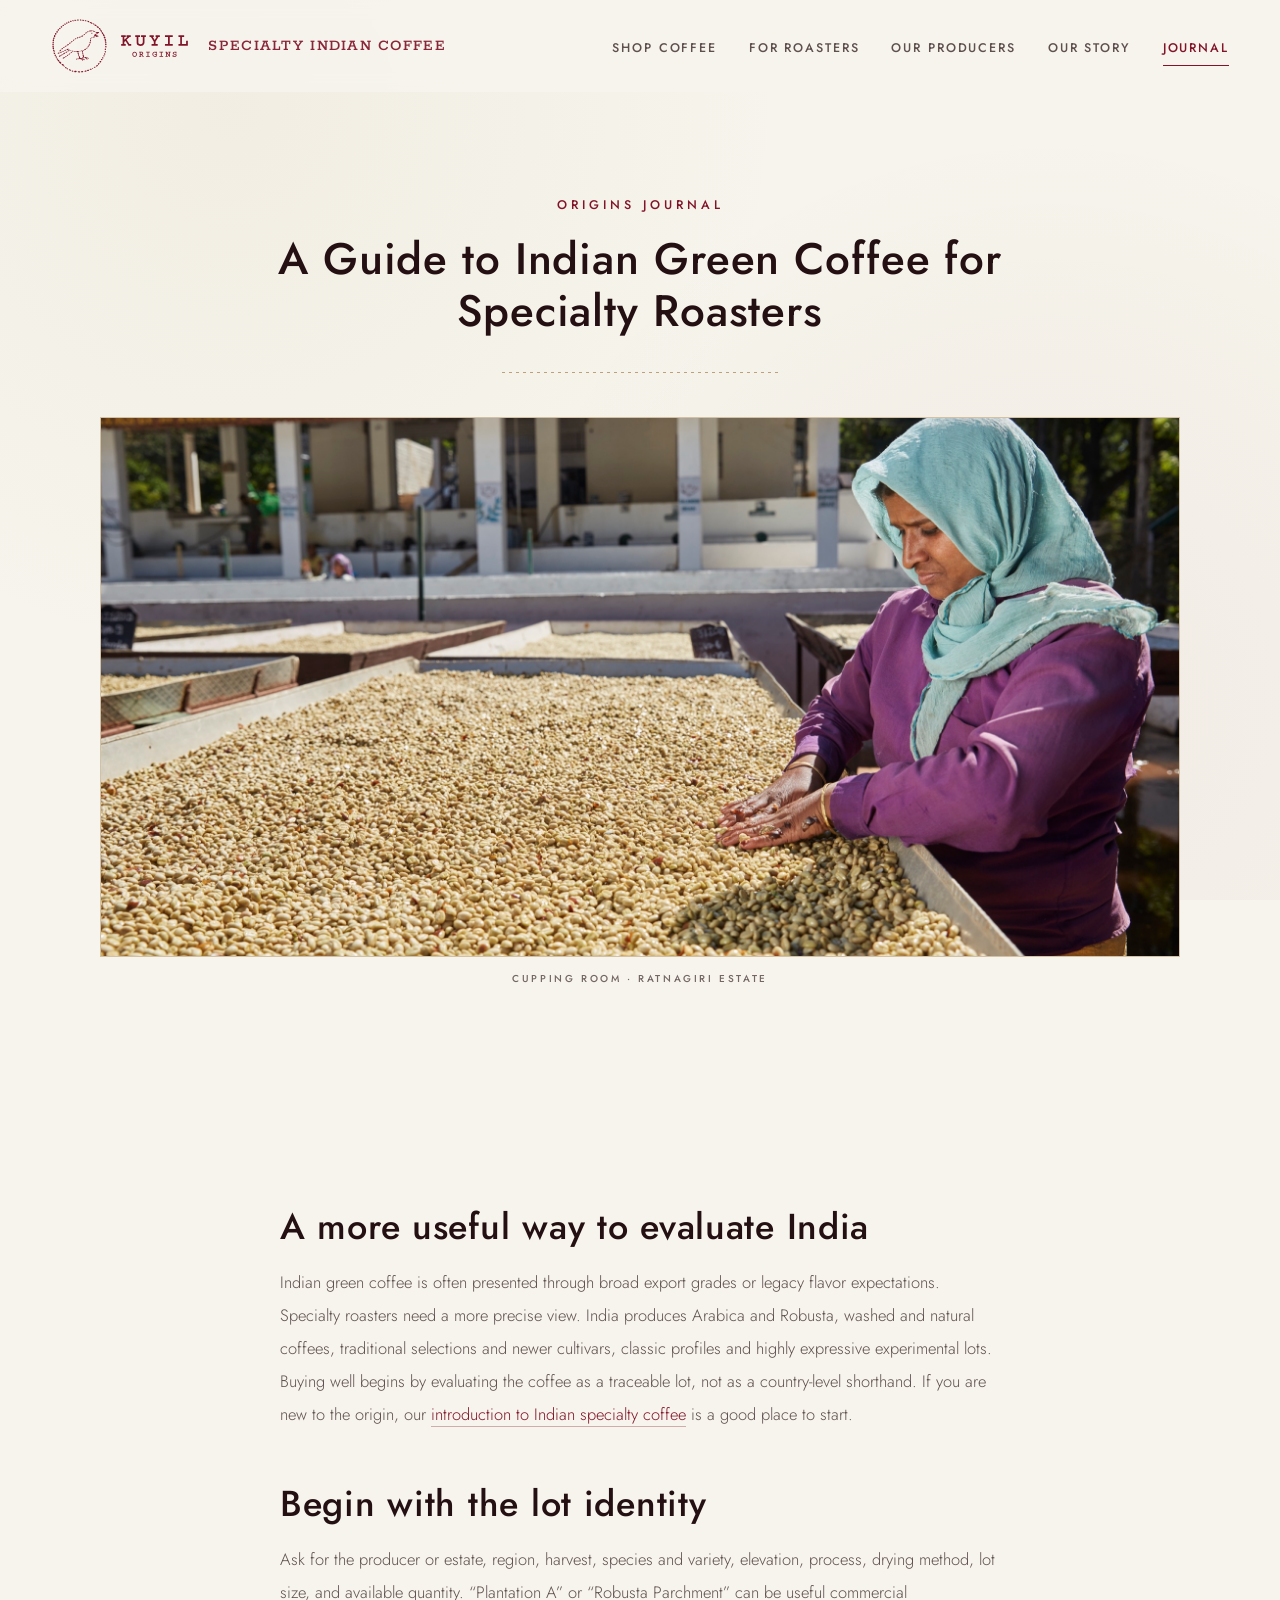
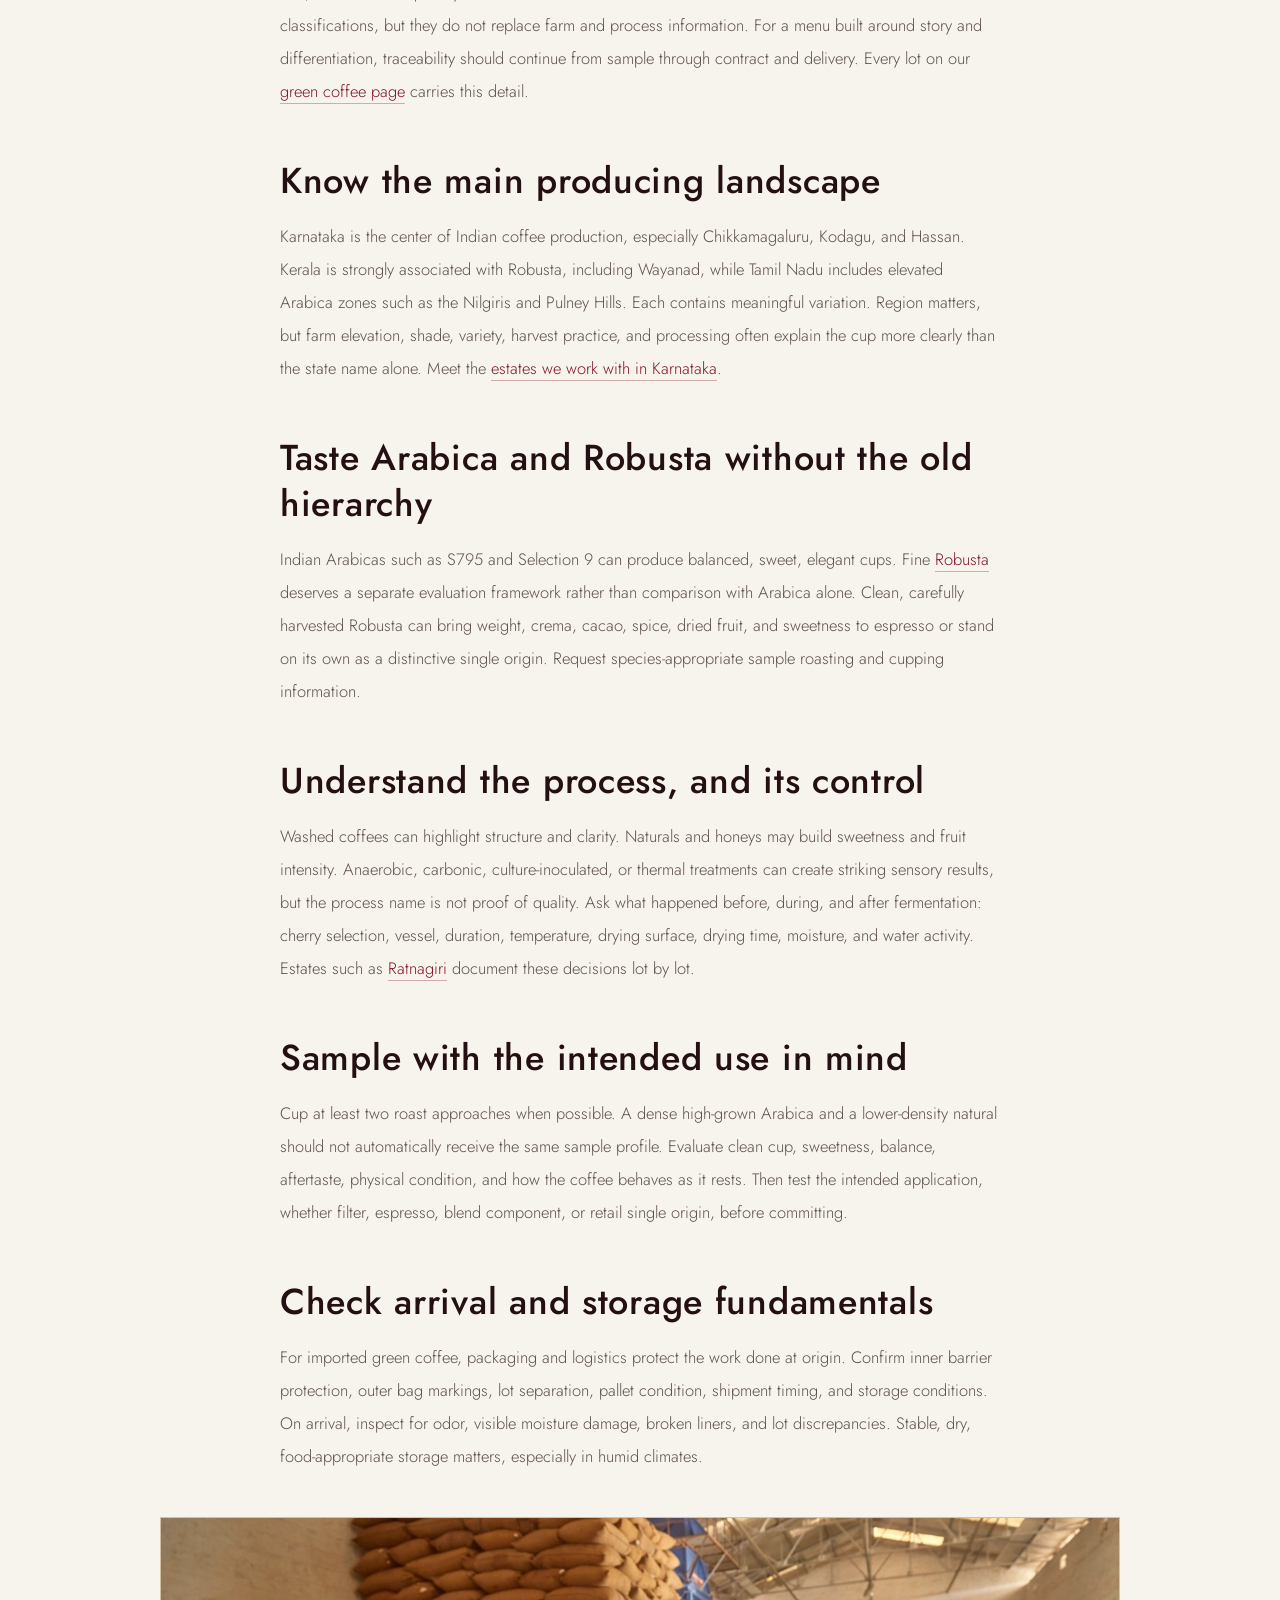
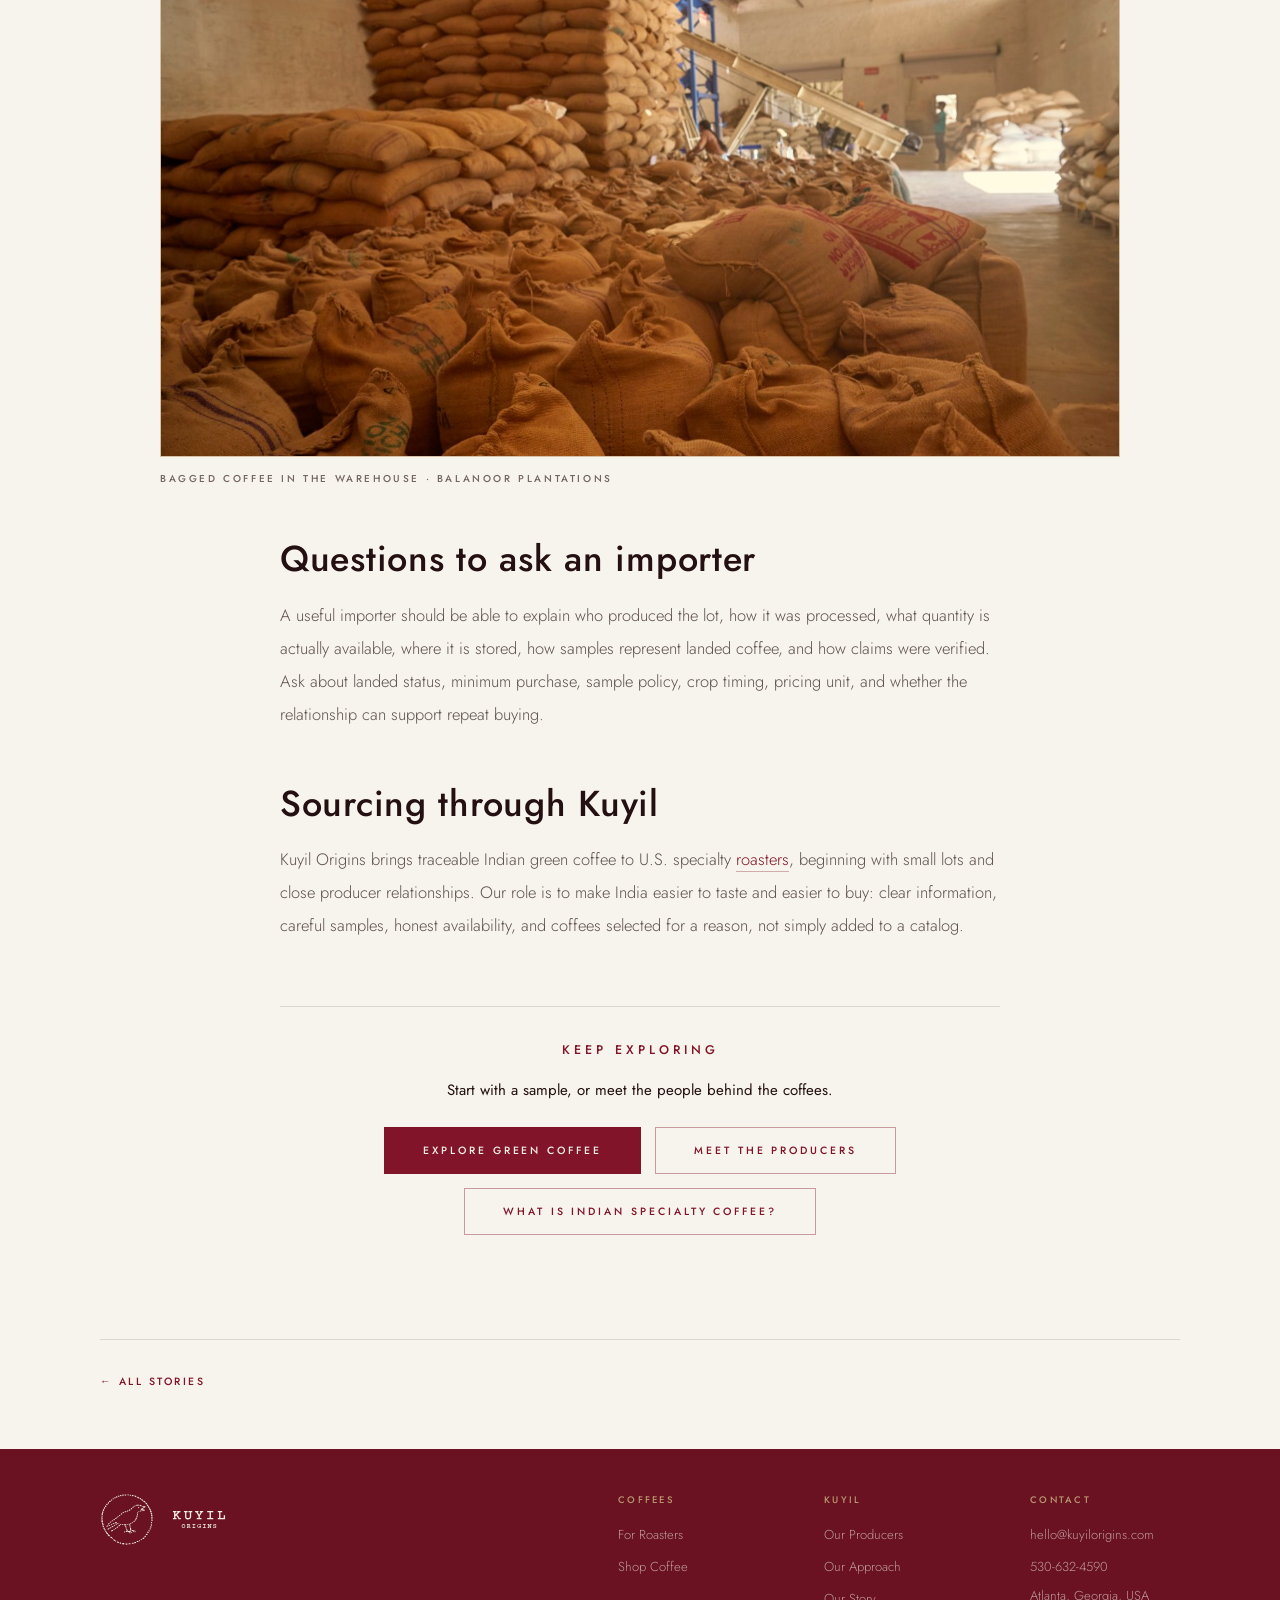
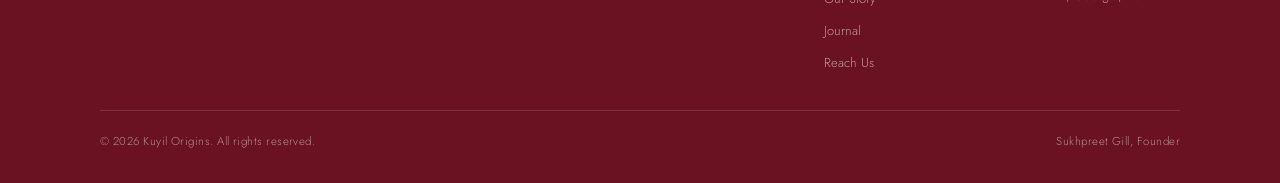
<file: journal/indian-green-coffee-guide-for-roasters/index.html>
<!DOCTYPE html>
<html lang="en">
<head>
<meta charset="UTF-8">
<meta name="viewport" content="width=device-width, initial-scale=1.0">
<title>A Guide to Indian Green Coffee for Specialty Roasters | Kuyil Origins</title>
<meta name="description" content="A practical guide to Indian green coffee for specialty roasters, including origins, varieties, processing, samples, storage, and buying questions.">
<link rel="icon" href="/assets/favicon.svg" type="image/svg+xml">
<meta property="og:title" content="A Guide to Indian Green Coffee for Specialty Roasters">
<meta property="og:description" content="A practical guide to Indian green coffee for specialty roasters, including origins, varieties, processing, samples, storage, and buying questions.">
<meta property="og:type" content="article">
<meta property="og:url" content="https://kuyilorigins.com/journal/indian-green-coffee-guide-for-roasters/">
<meta property="og:image" content="https://kuyilorigins.com/assets/journal-green-guide.jpg">
<link rel="preconnect" href="https://fonts.googleapis.com">
<link rel="preconnect" href="https://fonts.gstatic.com" crossorigin>
<link href="https://fonts.googleapis.com/css2?family=Jost:wght@300;400;500;600;700&family=Rokkitt:wght@400;500;600;700&display=swap" rel="stylesheet">
<link rel="stylesheet" href="/kuyil.css">
</head>
<body>

<!-- ===== NAV ===== -->
<nav class="nav">
  <div class="nav-in">
    <a class="nav-brand" href="/index.html">
      <span class="nb-logo">
        <span class="nb-maroon"><img src="/assets/label-mark-maroon.svg" alt=""><img class="nb-word-light" src="/assets/label-word-maroon.svg" alt="Kuyil Origins"></span>
        <span class="nb-lockup-light">
          <img src="/assets/label-mark-cream.svg" alt="">
          <img class="nb-word-light" src="/assets/label-word-cream.svg" alt="">
        </span>
      </span>
      <span class="nb-tag">Specialty Indian Coffee</span>
    </a>
    <ul class="nav-links">
      <li><a href="/roasted.html">Shop Coffee</a></li>
      <li><a href="/wholesale.html">For Roasters</a></li>
      <li><a href="/producers.html">Our Producers</a></li>
      <li><a href="/index.html#story">Our Story</a></li>
      <li><a class="on" href="/journal/">Journal</a></li>
      <li><a class="nav-contact" href="#" onclick="openModal();return false;">Contact</a></li>
    </ul>
    <button class="nav-toggle" id="navToggle" aria-label="Menu" aria-expanded="false">
      <span></span><span></span><span></span>
    </button>
  </div>
</nav>

<!-- ===== ARTICLE ===== -->
<article>
<section class="sec art-head">
  <div class="rise">
    <div class="eyebrow"><a href="/journal/">Origins Journal</a></div>
    <h1>A Guide to Indian Green Coffee for Specialty Roasters</h1>
    <div class="dotline"></div>
  </div>
  <figure class="figure art-hero">
    <div class="fr"><img src="/assets/journal-green-guide.jpg" alt="A worker checking green coffee beans on a drying table in front of the pulper house at Balanoor Plantations" style="object-position:62% 50%"></div>
    <figcaption>Cupping room &middot; Ratnagiri Estate</figcaption>
  </figure>
</section>

<section class="sec" style="padding-top:64px">
<div class="article">
  <h2>A more useful way to evaluate India</h2>
  <p>Indian green coffee is often presented through broad export grades or legacy flavor expectations. Specialty roasters need a more precise view. India produces Arabica and Robusta, washed and natural coffees, traditional selections and newer cultivars, classic profiles and highly expressive experimental lots. Buying well begins by evaluating the coffee as a traceable lot, not as a country-level shorthand. If you are new to the origin, our <a href="/journal/what-is-indian-specialty-coffee/">introduction to Indian specialty coffee</a> is a good place to start.</p>

  <h2>Begin with the lot identity</h2>
  <p>Ask for the producer or estate, region, harvest, species and variety, elevation, process, drying method, lot size, and available quantity. &ldquo;Plantation A&rdquo; or &ldquo;Robusta Parchment&rdquo; can be useful commercial classifications, but they do not replace farm and process information. For a menu built around story and differentiation, traceability should continue from sample through contract and delivery. Every lot on our <a href="/wholesale.html">green coffee page</a> carries this detail.</p>

  <h2>Know the main producing landscape</h2>
  <p>Karnataka is the center of Indian coffee production, especially Chikkamagaluru, Kodagu, and Hassan. Kerala is strongly associated with Robusta, including Wayanad, while Tamil Nadu includes elevated Arabica zones such as the Nilgiris and Pulney Hills. Each contains meaningful variation. Region matters, but farm elevation, shade, variety, harvest practice, and processing often explain the cup more clearly than the state name alone. Meet the <a href="/producers.html">estates we work with in Karnataka</a>.</p>

  <h2>Taste Arabica and Robusta without the old hierarchy</h2>
  <p>Indian Arabicas such as S795 and Selection 9 can produce balanced, sweet, elegant cups. Fine <a href="/mysore.html">Robusta</a> deserves a separate evaluation framework rather than comparison with Arabica alone. Clean, carefully harvested Robusta can bring weight, crema, cacao, spice, dried fruit, and sweetness to espresso or stand on its own as a distinctive single origin. Request species-appropriate sample roasting and cupping information.</p>

  <h2>Understand the process, and its control</h2>
  <p>Washed coffees can highlight structure and clarity. Naturals and honeys may build sweetness and fruit intensity. Anaerobic, carbonic, culture-inoculated, or thermal treatments can create striking sensory results, but the process name is not proof of quality. Ask what happened before, during, and after fermentation: cherry selection, vessel, duration, temperature, drying surface, drying time, moisture, and water activity. Estates such as <a href="/ratnagiri.html">Ratnagiri</a> document these decisions lot by lot.</p>

  <h2>Sample with the intended use in mind</h2>
  <p>Cup at least two roast approaches when possible. A dense high-grown Arabica and a lower-density natural should not automatically receive the same sample profile. Evaluate clean cup, sweetness, balance, aftertaste, physical condition, and how the coffee behaves as it rests. Then test the intended application, whether filter, espresso, blend component, or retail single origin, before committing.</p>

  <h2>Check arrival and storage fundamentals</h2>
  <p>For imported green coffee, packaging and logistics protect the work done at origin. Confirm inner barrier protection, outer bag markings, lot separation, pallet condition, shipment timing, and storage conditions. On arrival, inspect for odor, visible moisture damage, broken liners, and lot discrepancies. Stable, dry, food-appropriate storage matters, especially in humid climates.</p>
  <figure class="figure wide">
    <div class="fr"><img src="/assets/balanoor-warehouse.jpg" alt="Stacks of jute sacks of coffee in a warehouse at Balanoor Plantations" loading="lazy"></div>
    <figcaption>Bagged coffee in the warehouse &middot; Balanoor Plantations</figcaption>
  </figure>

  <h2>Questions to ask an importer</h2>
  <p>A useful importer should be able to explain who produced the lot, how it was processed, what quantity is actually available, where it is stored, how samples represent landed coffee, and how claims were verified. Ask about landed status, minimum purchase, sample policy, crop timing, pricing unit, and whether the relationship can support repeat buying.</p>

  <h2>Sourcing through Kuyil</h2>
  <p>Kuyil Origins brings traceable Indian green coffee to U.S. specialty <a href="/wholesale.html">roasters</a>, beginning with small lots and close producer relationships. Our role is to make India easier to taste and easier to buy: clear information, careful samples, honest availability, and coffees selected for a reason, not simply added to a catalog.</p>

</div>
<div class="art-end">
  <div class="eyebrow">Keep Exploring</div>
  <p style="margin-bottom:0;font-size:15px">Start with a sample, or meet the people behind the coffees.</p>
  <div class="estate-cta">
    <a class="btn btn-solid" href="/wholesale.html">Explore Green Coffee</a>
    <a class="btn" href="/producers.html">Meet the Producers</a>
    <a class="btn" href="/journal/what-is-indian-specialty-coffee/">What Is Indian Specialty Coffee?</a>
  </div>
</div>
</section>
</article>

<section class="sec sec-sm" style="padding-top:0">
  <div class="estate-nav"><a href="/journal/">&larr; All stories</a><span></span></div>
</section>

<!-- ===== FOOTER ===== -->
<footer class="foot">
  <div class="foot-in">
    <div class="foot-top">
      <div class="lockup">
        <img src="/assets/label-mark-cream.svg" alt="">
        <img class="foot-word" src="/assets/label-word-cream.svg" alt="Kuyil Origins">
      </div>
      <div class="foot-cols">
        <div class="foot-col">
          <div class="fc-h">Coffees</div>
          <ul>
            <li><a href="/wholesale.html">For Roasters</a></li>
            <li><a href="/roasted.html">Shop Coffee</a></li>
          </ul>
        </div>
        <div class="foot-col">
          <div class="fc-h">Kuyil</div>
          <ul>
            <li><a href="/producers.html">Our Producers</a></li>
            <li><a href="/index.html#care">Our Approach</a></li>
            <li><a href="/index.html#story">Our Story</a></li>
            <li><a href="/journal/">Journal</a></li>
            <li><a href="/contact.html">Reach Us</a></li>
          </ul>
        </div>
        <div class="foot-col">
          <div class="fc-h">Contact</div>
          <ul>
            <li><a href="mailto:hello@kuyilorigins.com">hello@kuyilorigins.com</a></li>
            <li><a href="tel:+15306324590">530-632-4590</a></li>
            <li class="fc-plain">Atlanta, Georgia, USA</li>
          </ul>
        </div>
      </div>
    </div>
    <div class="foot-bot">
      <div class="copy">© 2026 Kuyil Origins. All rights reserved.</div>
      <div class="foot-meta">Sukhpreet Gill, Founder</div>
    </div>
  </div>
</footer>

<!-- ===== MODAL ===== -->
<div class="ov" id="ov">
  <div class="modal">
    <button class="x" onclick="closeModal()" aria-label="Close">&times;</button>
    <div class="m-top">
      <h2>Get in Touch</h2>
      <p>Reach out for samples, inquiries,<br>or to start a conversation.</p>
    </div>
    <div class="m-body">
      <form id="ef" action="https://formspree.io/f/mlgayldn" method="POST">
        <div class="f-row">
          <div class="f"><label for="i-name">Name</label><input id="i-name" type="text" name="name" placeholder="Your name" required></div>
          <div class="f"><label for="i-co">Company / Roastery</label><input id="i-co" type="text" name="company" placeholder="Optional"></div>
        </div>
        <div class="f"><label for="i-email">Email</label><input id="i-email" type="email" name="email" placeholder="you@example.com" required></div>
        <div class="f"><label for="i-type">Inquiry type</label>
          <select id="i-type" name="enquiry_type" required>
            <option value="" disabled selected>Select one</option>
            <option>Wholesale green coffee</option>
            <option>Request a sample</option>
            <option>Roasted coffee</option>
            <option>Partnership / sourcing</option>
            <option>Educational cupping</option>
            <option>General question</option>
          </select>
        </div>
        <div class="f"><label for="i-msg">Message</label><textarea id="i-msg" name="message" placeholder="Tell us what you're looking for..."></textarea></div>
        <div class="sub-row">
          <span class="priv">We'll reply within 1&ndash;2 business days.</span>
          <button type="submit" class="send">Send Inquiry</button>
        </div>
      </form>
      <div class="ok" id="ok">
        <div class="ck"><svg width="21" height="21" viewBox="0 0 20 20" fill="none"><polyline points="4,10 8,14 16,6" stroke="#811429" stroke-width="1.8" stroke-linecap="round" stroke-linejoin="round"/></svg></div>
        <h3>Thank you</h3>
        <p>We've received your inquiry and will<br>be in touch shortly.</p>
      </div>
    </div>
  </div>
</div>

<script src="/kuyil.js"></script>
</body>
</html>
</file>
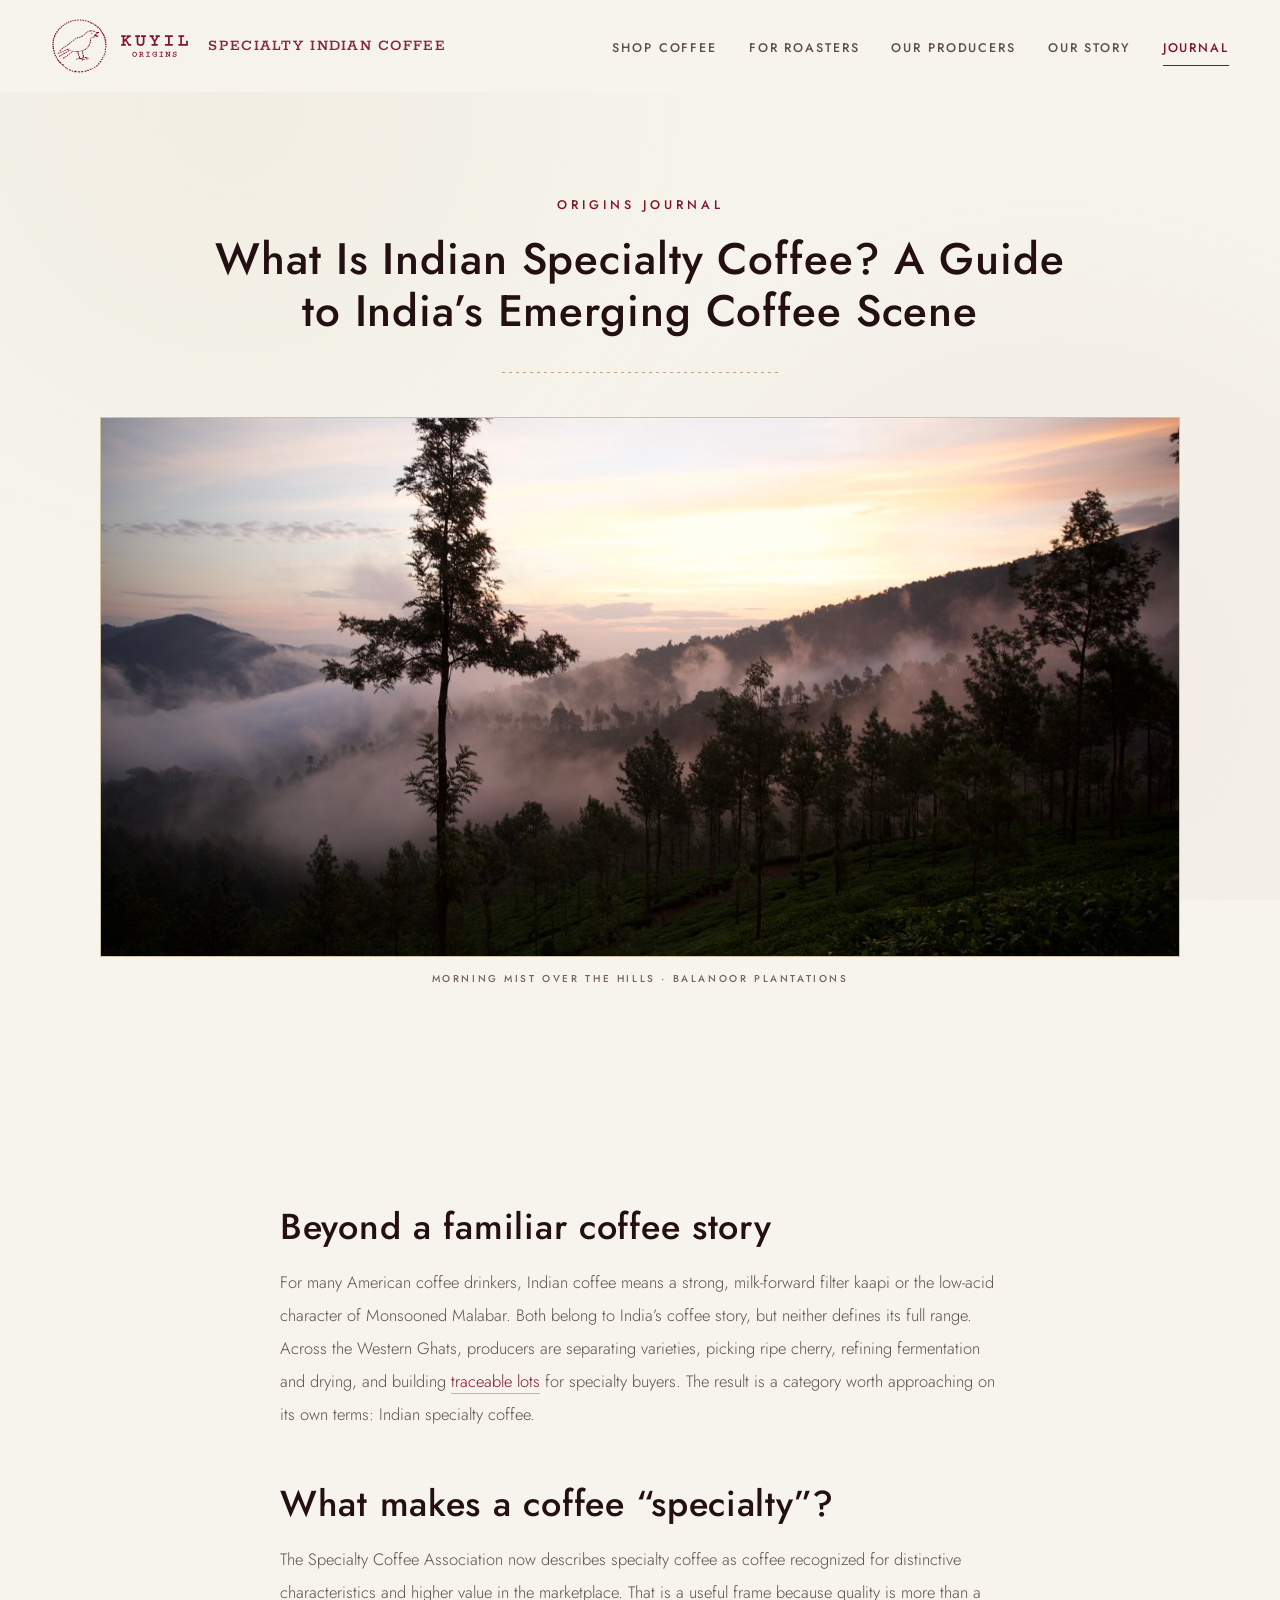
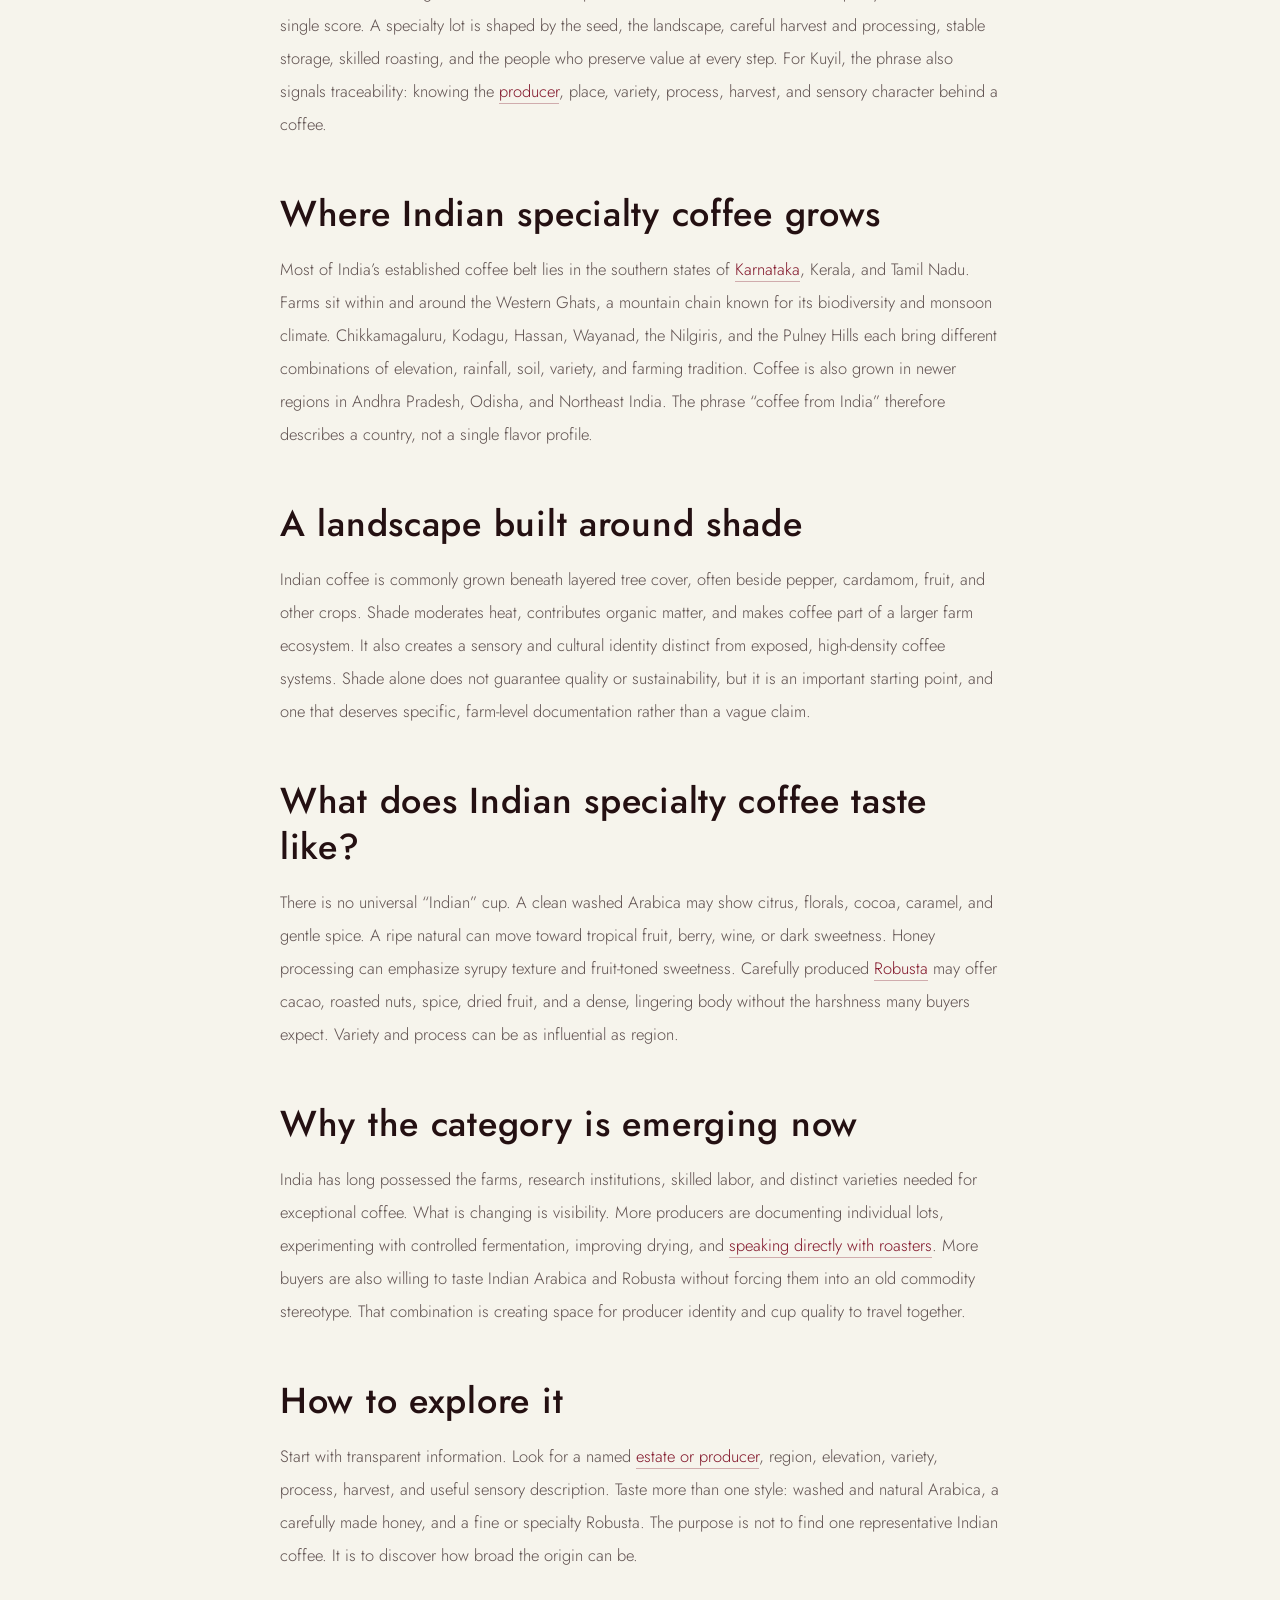
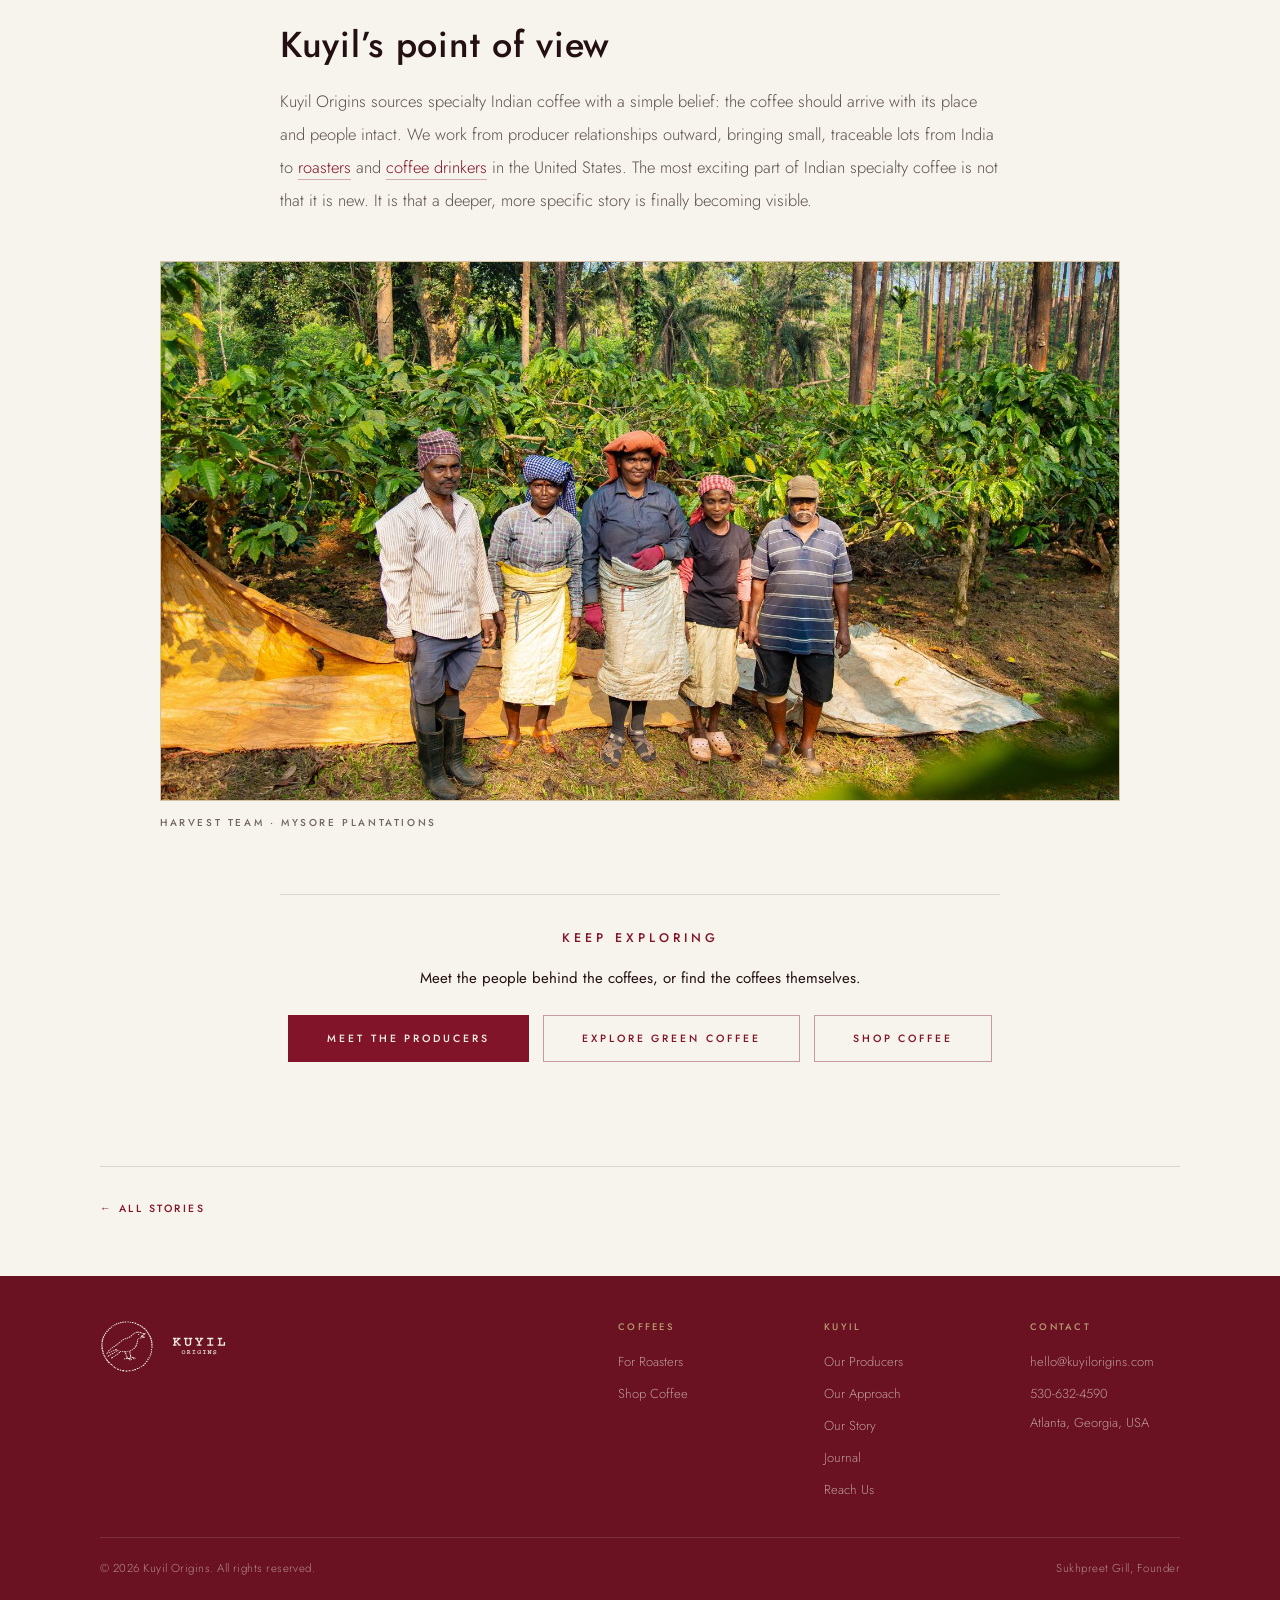
<file: journal/what-is-indian-specialty-coffee/index.html>
<!DOCTYPE html>
<html lang="en">
<head>
<meta charset="UTF-8">
<meta name="viewport" content="width=device-width, initial-scale=1.0">
<title>What Is Indian Specialty Coffee? A Guide to India's Emerging Coffee Scene | Kuyil Origins</title>
<meta name="description" content="Discover Indian specialty coffee: where it grows, how it tastes, and why shade-grown lots from the Western Ghats deserve roasters' attention.">
<link rel="icon" href="/assets/favicon.svg" type="image/svg+xml">
<meta property="og:title" content="What Is Indian Specialty Coffee? A Guide to India's Emerging Coffee Scene">
<meta property="og:description" content="Discover Indian specialty coffee: where it grows, how it tastes, and why shade-grown lots from the Western Ghats deserve roasters' attention.">
<meta property="og:type" content="article">
<meta property="og:url" content="https://kuyilorigins.com/journal/what-is-indian-specialty-coffee/">
<meta property="og:image" content="https://kuyilorigins.com/assets/balanoor-landscape.jpg">
<link rel="preconnect" href="https://fonts.googleapis.com">
<link rel="preconnect" href="https://fonts.gstatic.com" crossorigin>
<link href="https://fonts.googleapis.com/css2?family=Jost:wght@300;400;500;600;700&family=Rokkitt:wght@400;500;600;700&display=swap" rel="stylesheet">
<link rel="stylesheet" href="/kuyil.css">
</head>
<body>

<!-- ===== NAV ===== -->
<nav class="nav">
  <div class="nav-in">
    <a class="nav-brand" href="/index.html">
      <span class="nb-logo">
        <span class="nb-maroon"><img src="/assets/label-mark-maroon.svg" alt=""><img class="nb-word-light" src="/assets/label-word-maroon.svg" alt="Kuyil Origins"></span>
        <span class="nb-lockup-light">
          <img src="/assets/label-mark-cream.svg" alt="">
          <img class="nb-word-light" src="/assets/label-word-cream.svg" alt="">
        </span>
      </span>
      <span class="nb-tag">Specialty Indian Coffee</span>
    </a>
    <ul class="nav-links">
      <li><a href="/roasted.html">Shop Coffee</a></li>
      <li><a href="/wholesale.html">For Roasters</a></li>
      <li><a href="/producers.html">Our Producers</a></li>
      <li><a href="/index.html#story">Our Story</a></li>
      <li><a class="on" href="/journal/">Journal</a></li>
      <li><a class="nav-contact" href="#" onclick="openModal();return false;">Contact</a></li>
    </ul>
    <button class="nav-toggle" id="navToggle" aria-label="Menu" aria-expanded="false">
      <span></span><span></span><span></span>
    </button>
  </div>
</nav>

<!-- ===== ARTICLE ===== -->
<article>
<section class="sec art-head">
  <div class="rise">
    <div class="eyebrow"><a href="/journal/">Origins Journal</a></div>
    <h1>What Is Indian Specialty Coffee? A Guide to India&rsquo;s Emerging Coffee Scene</h1>
    <div class="dotline"></div>
  </div>
  <figure class="figure art-hero">
    <div class="fr"><img src="/assets/balanoor-landscape.jpg" alt="Morning mist over forested hills in the Western Ghats at Balanoor Plantations"></div>
    <figcaption>Morning mist over the hills &middot; Balanoor Plantations</figcaption>
  </figure>
</section>

<section class="sec" style="padding-top:64px">
<div class="article">
  <h2>Beyond a familiar coffee story</h2>
  <p>For many American coffee drinkers, Indian coffee means a strong, milk-forward filter kaapi or the low-acid character of Monsooned Malabar. Both belong to India&rsquo;s coffee story, but neither defines its full range. Across the Western Ghats, producers are separating varieties, picking ripe cherry, refining fermentation and drying, and building <a href="/wholesale.html">traceable lots</a> for specialty buyers. The result is a category worth approaching on its own terms: Indian specialty coffee.</p>

  <h2>What makes a coffee &ldquo;specialty&rdquo;?</h2>
  <p>The Specialty Coffee Association now describes specialty coffee as coffee recognized for distinctive characteristics and higher value in the marketplace. That is a useful frame because quality is more than a single score. A specialty lot is shaped by the seed, the landscape, careful harvest and processing, stable storage, skilled roasting, and the people who preserve value at every step. For Kuyil, the phrase also signals traceability: knowing the <a href="/producers.html">producer</a>, place, variety, process, harvest, and sensory character behind a coffee.</p>

  <h2>Where Indian specialty coffee grows</h2>
  <p>Most of India&rsquo;s established coffee belt lies in the southern states of <a href="/producers.html">Karnataka</a>, Kerala, and Tamil Nadu. Farms sit within and around the Western Ghats, a mountain chain known for its biodiversity and monsoon climate. Chikkamagaluru, Kodagu, Hassan, Wayanad, the Nilgiris, and the Pulney Hills each bring different combinations of elevation, rainfall, soil, variety, and farming tradition. Coffee is also grown in newer regions in Andhra Pradesh, Odisha, and Northeast India. The phrase &ldquo;coffee from India&rdquo; therefore describes a country, not a single flavor profile.</p>

  <h2>A landscape built around shade</h2>
  <p>Indian coffee is commonly grown beneath layered tree cover, often beside pepper, cardamom, fruit, and other crops. Shade moderates heat, contributes organic matter, and makes coffee part of a larger farm ecosystem. It also creates a sensory and cultural identity distinct from exposed, high-density coffee systems. Shade alone does not guarantee quality or sustainability, but it is an important starting point, and one that deserves specific, farm-level documentation rather than a vague claim.</p>

  <h2>What does Indian specialty coffee taste like?</h2>
  <p>There is no universal &ldquo;Indian&rdquo; cup. A clean washed Arabica may show citrus, florals, cocoa, caramel, and gentle spice. A ripe natural can move toward tropical fruit, berry, wine, or dark sweetness. Honey processing can emphasize syrupy texture and fruit-toned sweetness. Carefully produced <a href="/mysore.html">Robusta</a> may offer cacao, roasted nuts, spice, dried fruit, and a dense, lingering body without the harshness many buyers expect. Variety and process can be as influential as region.</p>

  <h2>Why the category is emerging now</h2>
  <p>India has long possessed the farms, research institutions, skilled labor, and distinct varieties needed for exceptional coffee. What is changing is visibility. More producers are documenting individual lots, experimenting with controlled fermentation, improving drying, and <a href="/wholesale.html">speaking directly with roasters</a>. More buyers are also willing to taste Indian Arabica and Robusta without forcing them into an old commodity stereotype. That combination is creating space for producer identity and cup quality to travel together.</p>

  <h2>How to explore it</h2>
  <p>Start with transparent information. Look for a named <a href="/producers.html">estate or producer</a>, region, elevation, variety, process, harvest, and useful sensory description. Taste more than one style: washed and natural Arabica, a carefully made honey, and a fine or specialty Robusta. The purpose is not to find one representative Indian coffee. It is to discover how broad the origin can be.</p>

  <h2>Kuyil&rsquo;s point of view</h2>
  <p>Kuyil Origins sources specialty Indian coffee with a simple belief: the coffee should arrive with its place and people intact. We work from producer relationships outward, bringing small, traceable lots from India to <a href="/wholesale.html">roasters</a> and <a href="/roasted.html">coffee drinkers</a> in the United States. The most exciting part of Indian specialty coffee is not that it is new. It is that a deeper, more specific story is finally becoming visible.</p>
  <figure class="figure wide">
    <div class="fr"><img src="/assets/harvest-team.jpg" alt="A harvest team of women and men standing together on picking tarps beneath shaded coffee bushes" loading="lazy"></div>
    <figcaption>Harvest team &middot; Mysore Plantations</figcaption>
  </figure>

</div>
<div class="art-end">
  <div class="eyebrow">Keep Exploring</div>
  <p style="margin-bottom:0;font-size:15px">Meet the people behind the coffees, or find the coffees themselves.</p>
  <div class="estate-cta">
    <a class="btn btn-solid" href="/producers.html">Meet the Producers</a>
    <a class="btn" href="/wholesale.html">Explore Green Coffee</a>
    <a class="btn" href="/roasted.html">Shop Coffee</a>
  </div>
</div>
</section>
</article>

<section class="sec sec-sm" style="padding-top:0">
  <div class="estate-nav"><a href="/journal/">&larr; All stories</a><span></span></div>
</section>

<!-- ===== FOOTER ===== -->
<footer class="foot">
  <div class="foot-in">
    <div class="foot-top">
      <div class="lockup">
        <img src="/assets/label-mark-cream.svg" alt="">
        <img class="foot-word" src="/assets/label-word-cream.svg" alt="Kuyil Origins">
      </div>
      <div class="foot-cols">
        <div class="foot-col">
          <div class="fc-h">Coffees</div>
          <ul>
            <li><a href="/wholesale.html">For Roasters</a></li>
            <li><a href="/roasted.html">Shop Coffee</a></li>
          </ul>
        </div>
        <div class="foot-col">
          <div class="fc-h">Kuyil</div>
          <ul>
            <li><a href="/producers.html">Our Producers</a></li>
            <li><a href="/index.html#care">Our Approach</a></li>
            <li><a href="/index.html#story">Our Story</a></li>
            <li><a href="/journal/">Journal</a></li>
            <li><a href="/contact.html">Reach Us</a></li>
          </ul>
        </div>
        <div class="foot-col">
          <div class="fc-h">Contact</div>
          <ul>
            <li><a href="mailto:hello@kuyilorigins.com">hello@kuyilorigins.com</a></li>
            <li><a href="tel:+15306324590">530-632-4590</a></li>
            <li class="fc-plain">Atlanta, Georgia, USA</li>
          </ul>
        </div>
      </div>
    </div>
    <div class="foot-bot">
      <div class="copy">© 2026 Kuyil Origins. All rights reserved.</div>
      <div class="foot-meta">Sukhpreet Gill, Founder</div>
    </div>
  </div>
</footer>

<!-- ===== MODAL ===== -->
<div class="ov" id="ov">
  <div class="modal">
    <button class="x" onclick="closeModal()" aria-label="Close">&times;</button>
    <div class="m-top">
      <h2>Get in Touch</h2>
      <p>Reach out for samples, inquiries,<br>or to start a conversation.</p>
    </div>
    <div class="m-body">
      <form id="ef" action="https://formspree.io/f/mlgayldn" method="POST">
        <div class="f-row">
          <div class="f"><label for="i-name">Name</label><input id="i-name" type="text" name="name" placeholder="Your name" required></div>
          <div class="f"><label for="i-co">Company / Roastery</label><input id="i-co" type="text" name="company" placeholder="Optional"></div>
        </div>
        <div class="f"><label for="i-email">Email</label><input id="i-email" type="email" name="email" placeholder="you@example.com" required></div>
        <div class="f"><label for="i-type">Inquiry type</label>
          <select id="i-type" name="enquiry_type" required>
            <option value="" disabled selected>Select one</option>
            <option>Wholesale green coffee</option>
            <option>Request a sample</option>
            <option>Roasted coffee</option>
            <option>Partnership / sourcing</option>
            <option>Educational cupping</option>
            <option>General question</option>
          </select>
        </div>
        <div class="f"><label for="i-msg">Message</label><textarea id="i-msg" name="message" placeholder="Tell us what you're looking for..."></textarea></div>
        <div class="sub-row">
          <span class="priv">We'll reply within 1&ndash;2 business days.</span>
          <button type="submit" class="send">Send Inquiry</button>
        </div>
      </form>
      <div class="ok" id="ok">
        <div class="ck"><svg width="21" height="21" viewBox="0 0 20 20" fill="none"><polyline points="4,10 8,14 16,6" stroke="#811429" stroke-width="1.8" stroke-linecap="round" stroke-linejoin="round"/></svg></div>
        <h3>Thank you</h3>
        <p>We've received your inquiry and will<br>be in touch shortly.</p>
      </div>
    </div>
  </div>
</div>

<script src="/kuyil.js"></script>
</body>
</html>
</file>
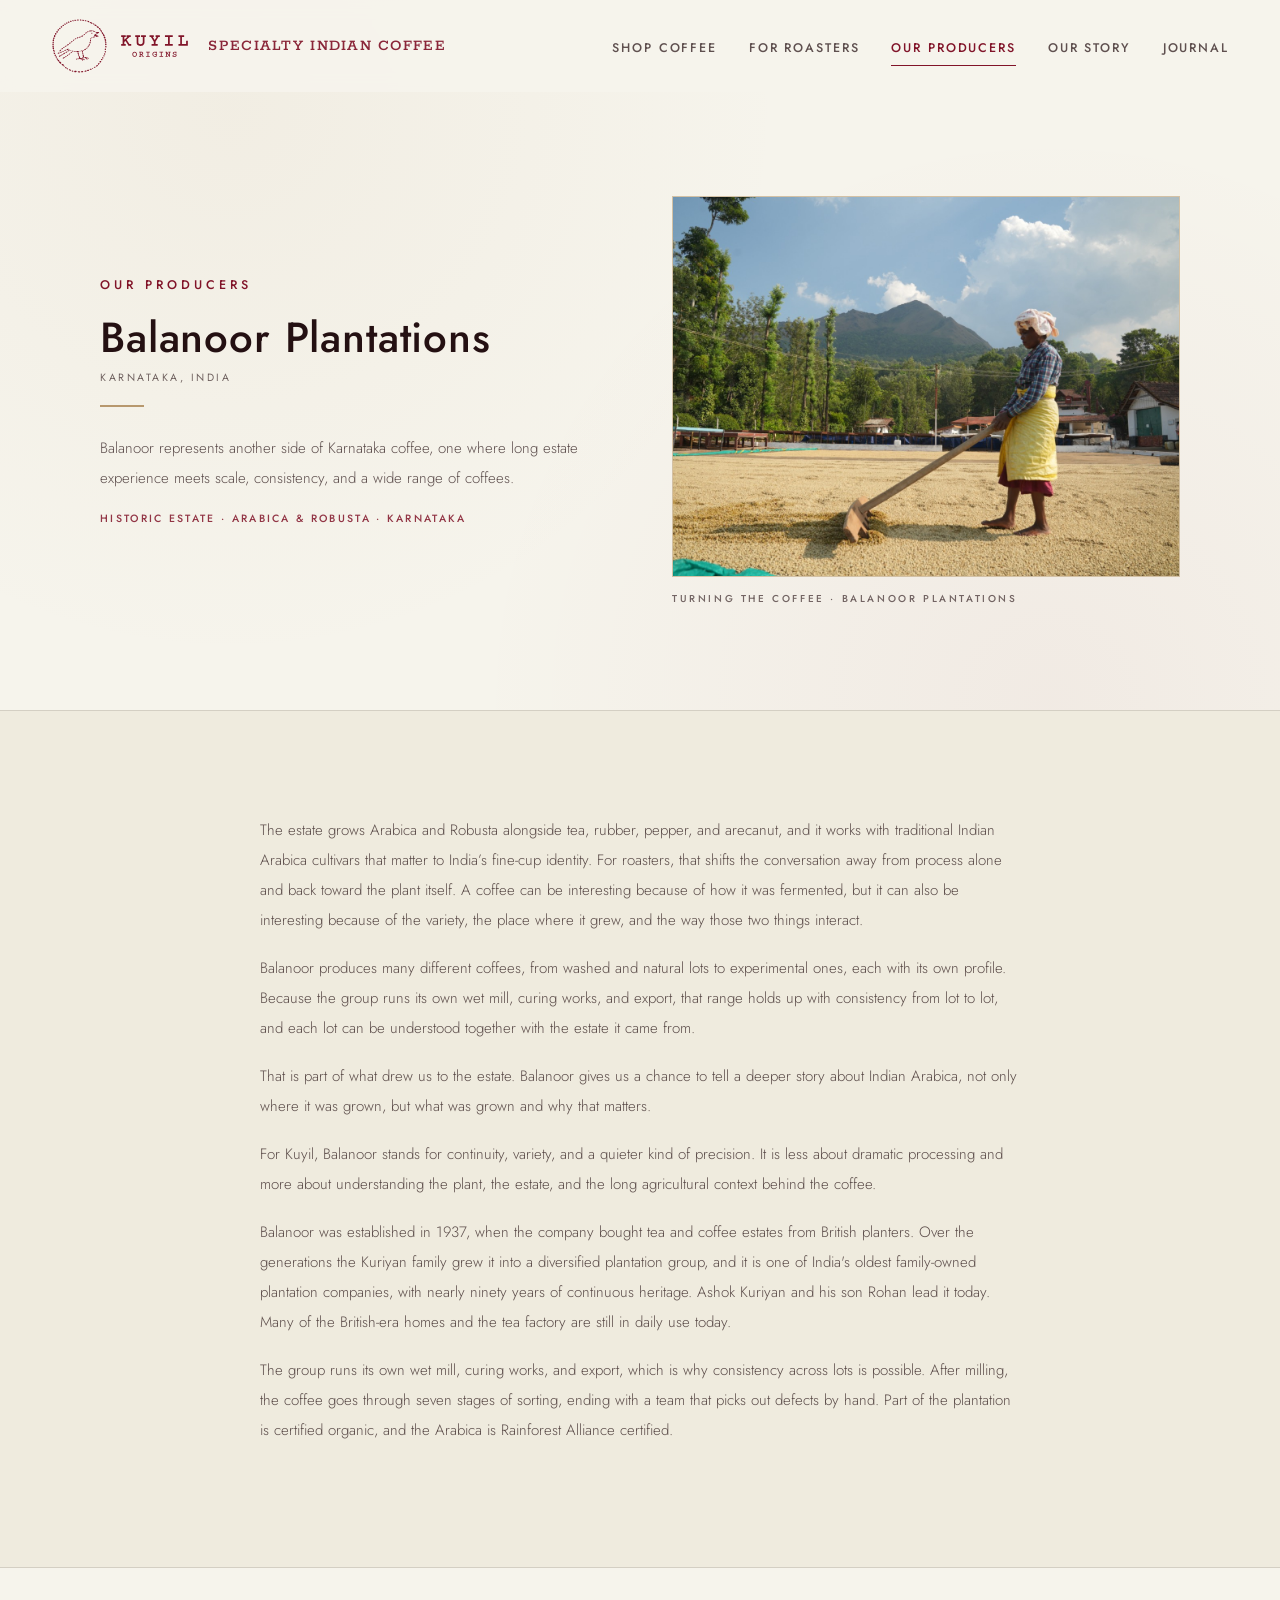
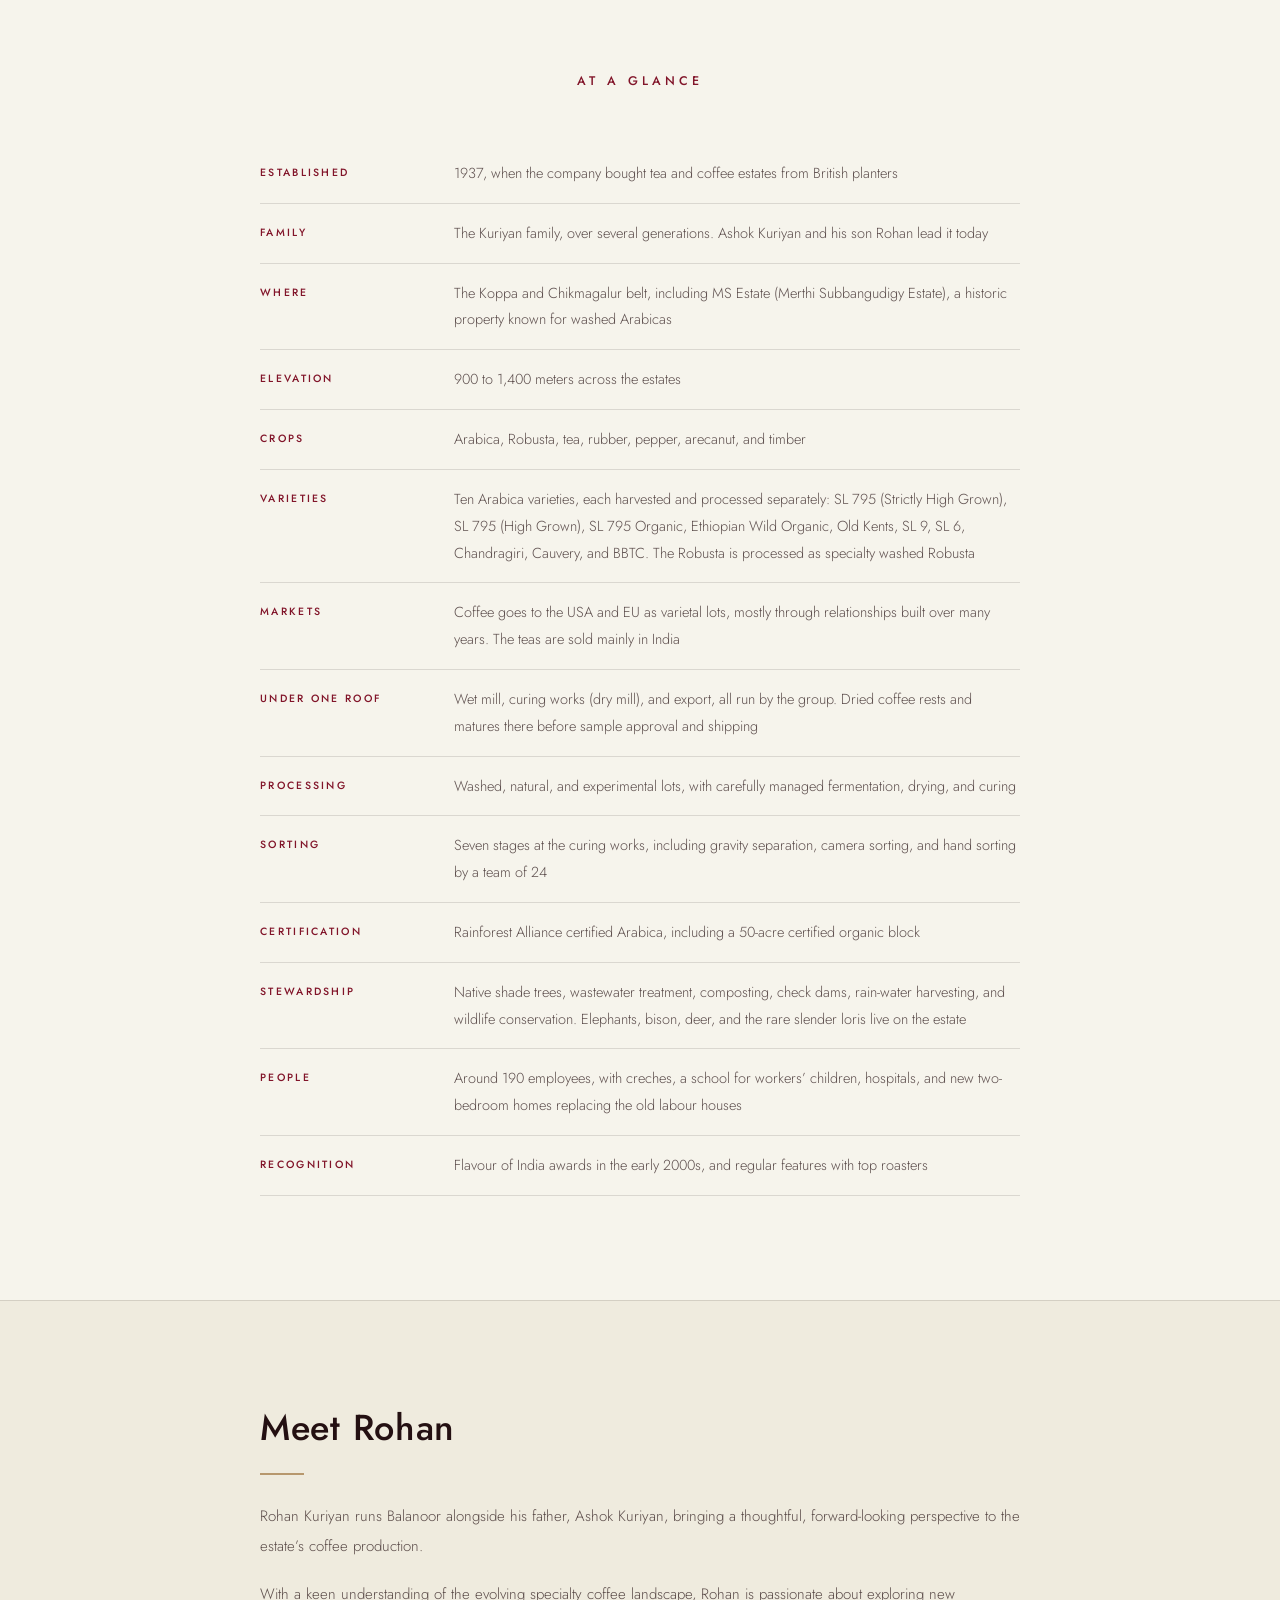
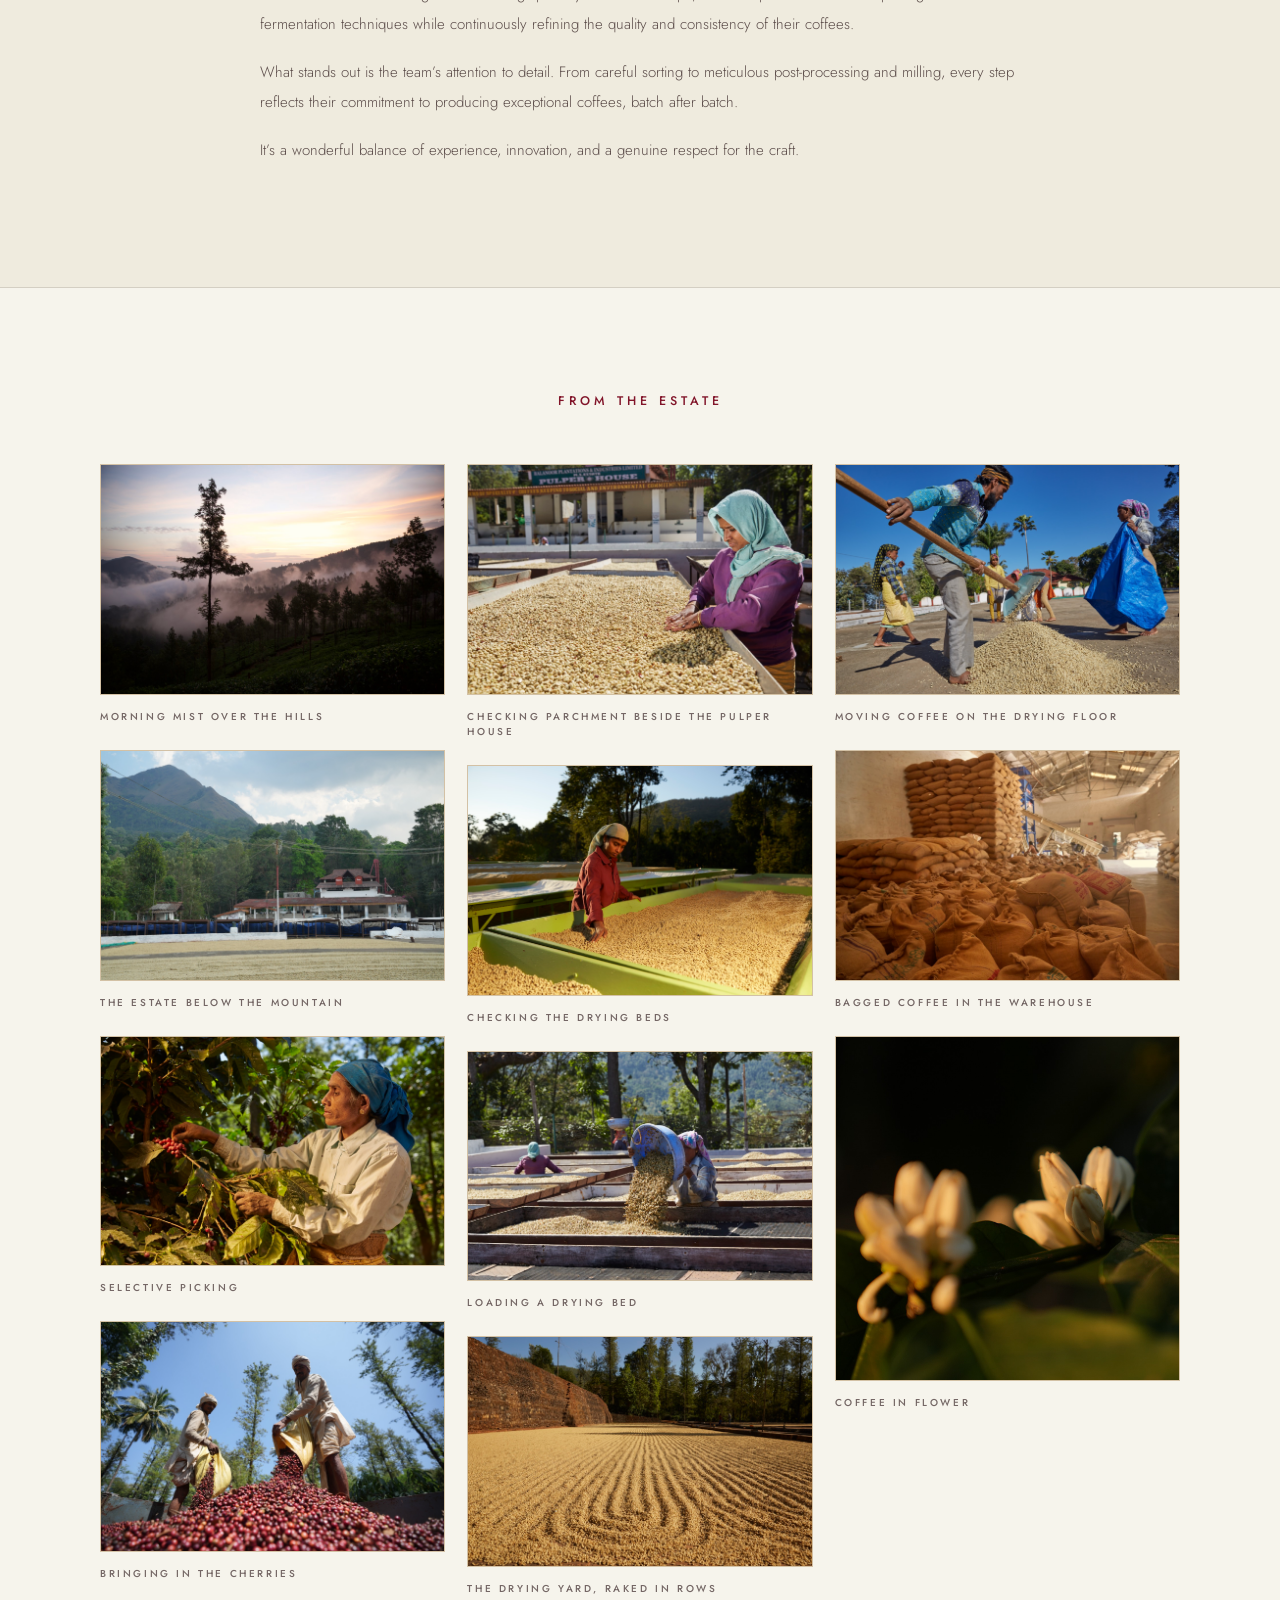
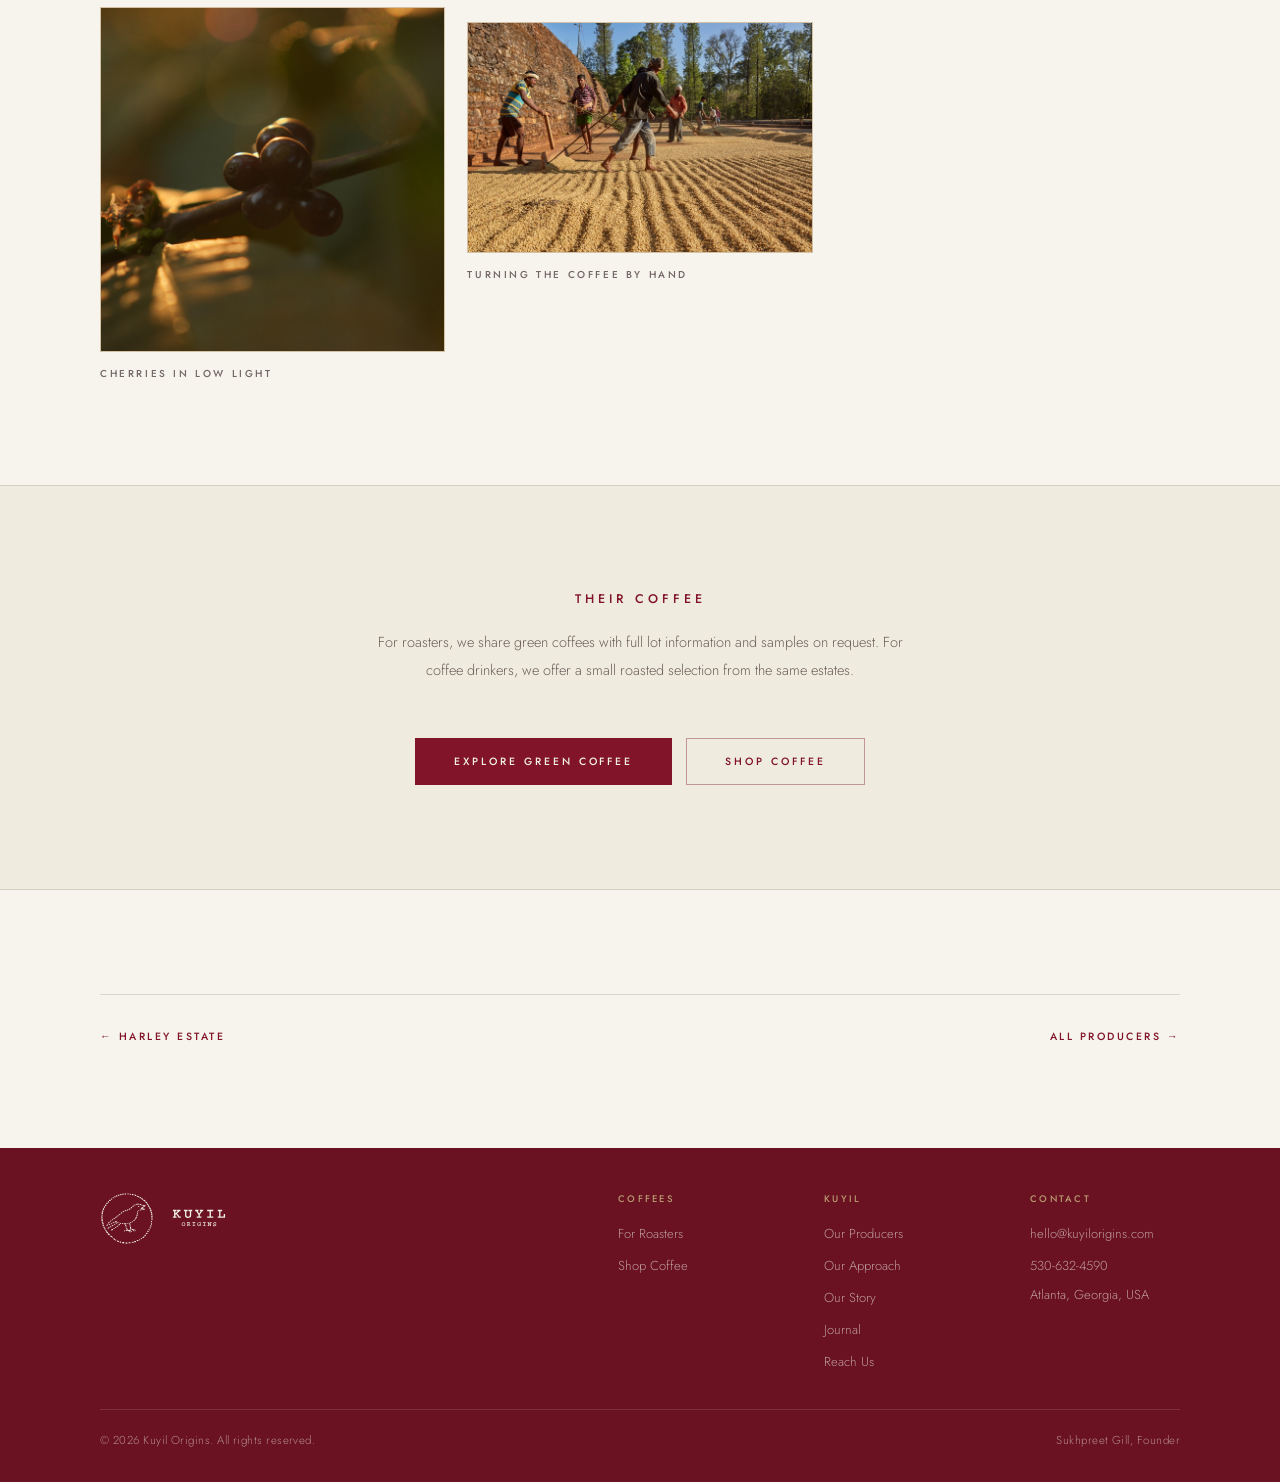
<file: balanoor.html>
<!DOCTYPE html>
<html lang="en">
<head>
<meta charset="UTF-8">
<meta name="viewport" content="width=device-width, initial-scale=1.0">
<title>Balanoor Plantations — Kuyil Origins</title>
<meta name="description" content="Balanoor Plantations in Karnataka: a historic estate where long experience meets scale, consistency, and a wide range of coffees.">
<link rel="icon" href="assets/favicon.svg" type="image/svg+xml">
<meta property="og:title" content="Balanoor Plantations — Kuyil Origins">
<meta property="og:description" content="Balanoor Plantations in Karnataka: a historic estate where long experience meets scale, consistency, and a wide range of coffees.">
<meta property="og:type" content="website">
<meta property="og:url" content="https://kuyilorigins.com/balanoor.html">
<meta property="og:image" content="https://kuyilorigins.com/assets/balanoor-raking.jpg">
<link rel="preconnect" href="https://fonts.googleapis.com">
<link rel="preconnect" href="https://fonts.gstatic.com" crossorigin>
<link href="https://fonts.googleapis.com/css2?family=Jost:wght@300;400;500;600;700&family=Rokkitt:wght@400;500;600;700&display=swap" rel="stylesheet">
<link rel="stylesheet" href="kuyil.css">
</head>
<body>

<!-- ===== NAV ===== -->
<nav class="nav">
  <div class="nav-in">
    <a class="nav-brand" href="index.html">
      <span class="nb-logo">
        <span class="nb-maroon"><img src="assets/label-mark-maroon.svg" alt=""><img class="nb-word-light" src="assets/label-word-maroon.svg" alt="Kuyil Origins"></span>
        <span class="nb-lockup-light">
          <img src="assets/label-mark-cream.svg" alt="">
          <img class="nb-word-light" src="assets/label-word-cream.svg" alt="">
        </span>
      </span>
      <span class="nb-tag">Specialty Indian Coffee</span>
    </a>
    <ul class="nav-links">
      <li><a href="roasted.html">Shop Coffee</a></li>
      <li><a href="wholesale.html">For Roasters</a></li>
      <li><a class="on" href="producers.html">Our Producers</a></li>
      <li><a href="index.html#story">Our Story</a></li>
      <li><a href="journal/">Journal</a></li>
      <li><a class="nav-contact" href="#" onclick="openModal();return false;">Contact</a></li>
    </ul>
    <button class="nav-toggle" id="navToggle" aria-label="Menu" aria-expanded="false">
      <span></span><span></span><span></span>
    </button>
  </div>
</nav>


<section class="sec">
  <div class="split">
    <div class="split-txt rise">
      <div class="eyebrow"><a href="producers.html" style="color:inherit;text-decoration:none">Our Producers</a></div>
      <h1>Balanoor Plantations</h1>
      <div class="region">Karnataka, India</div>
      <div class="split-rule"></div>
      <p>Balanoor represents another side of Karnataka coffee, one where long estate experience meets scale, consistency, and a wide range of coffees.</p>
      <div class="split-desc">Historic Estate &middot; Arabica &amp; Robusta &middot; Karnataka</div>
    </div>
    <figure class="figure split-img">
      <div class="fr" style="aspect-ratio:4/3"><img src="assets/balanoor-raking.jpg" alt="A worker raking coffee on the drying yard with a mountain rising behind at Balanoor Plantations"></div>
      <figcaption>Turning the coffee &middot; Balanoor Plantations</figcaption>
    </figure>
  </div>
</section>

<section class="sec sec-alt">
  <div class="estate-copy">
    <p>The estate grows Arabica and Robusta alongside tea, rubber, pepper, and arecanut, and it works with traditional Indian Arabica cultivars that matter to India&rsquo;s fine-cup identity. For roasters, that shifts the conversation away from process alone and back toward the plant itself. A coffee can be interesting because of how it was fermented, but it can also be interesting because of the variety, the place where it grew, and the way those two things interact.</p>
    <p>Balanoor produces many different coffees, from washed and natural lots to experimental ones, each with its own profile. Because the group runs its own wet mill, curing works, and export, that range holds up with consistency from lot to lot, and each lot can be understood together with the estate it came from.</p>
    <p>That is part of what drew us to the estate. Balanoor gives us a chance to tell a deeper story about Indian Arabica, not only where it was grown, but what was grown and why that matters.</p>
    <p>For Kuyil, Balanoor stands for continuity, variety, and a quieter kind of precision. It is less about dramatic processing and more about understanding the plant, the estate, and the long agricultural context behind the coffee.</p>
    <p>Balanoor was established in 1937, when the company bought tea and coffee estates from British planters. Over the generations the Kuriyan family grew it into a diversified plantation group, and it is one of India's oldest family-owned plantation companies, with nearly ninety years of continuous heritage. Ashok Kuriyan and his son Rohan lead it today. Many of the British-era homes and the tea factory are still in daily use today.</p>
    <p>The group runs its own wet mill, curing works, and export, which is why consistency across lots is possible. After milling, the coffee goes through seven stages of sorting, ending with a team that picks out defects by hand. Part of the plantation is certified organic, and the Arabica is Rainforest Alliance certified.</p>
  </div>
</section>

<section class="sec">
  <div class="sec-head">
    <div class="eyebrow">At a Glance</div>
    <h2 class="sr-only">Balanoor Plantations, in brief</h2>
  </div>
  <dl class="facts">
    <div><dt>Established</dt><dd>1937, when the company bought tea and coffee estates from British planters</dd></div>
    <div><dt>Family</dt><dd>The Kuriyan family, over several generations. Ashok Kuriyan and his son Rohan lead it today</dd></div>
    <div><dt>Where</dt><dd>The Koppa and Chikmagalur belt, including MS Estate (Merthi Subbangudigy Estate), a historic property known for washed Arabicas</dd></div>
    <div><dt>Elevation</dt><dd>900 to 1,400 meters across the estates</dd></div>
    <div><dt>Crops</dt><dd>Arabica, Robusta, tea, rubber, pepper, arecanut, and timber</dd></div>
    <div><dt>Varieties</dt><dd>Ten Arabica varieties, each harvested and processed separately: SL 795 (Strictly High Grown), SL 795 (High Grown), SL 795 Organic, Ethiopian Wild Organic, Old Kents, SL 9, SL 6, Chandragiri, Cauvery, and BBTC. The Robusta is processed as specialty washed Robusta</dd></div>
    <div><dt>Markets</dt><dd>Coffee goes to the USA and EU as varietal lots, mostly through relationships built over many years. The teas are sold mainly in India</dd></div>
    <div><dt>Under one roof</dt><dd>Wet mill, curing works (dry mill), and export, all run by the group. Dried coffee rests and matures there before sample approval and shipping</dd></div>
    <div><dt>Processing</dt><dd>Washed, natural, and experimental lots, with carefully managed fermentation, drying, and curing</dd></div>
    <div><dt>Sorting</dt><dd>Seven stages at the curing works, including gravity separation, camera sorting, and hand sorting by a team of 24</dd></div>
    <div><dt>Certification</dt><dd>Rainforest Alliance certified Arabica, including a 50-acre certified organic block</dd></div>
    <div><dt>Stewardship</dt><dd>Native shade trees, wastewater treatment, composting, check dams, rain-water harvesting, and wildlife conservation. Elephants, bison, deer, and the rare slender loris live on the estate</dd></div>
    <div><dt>People</dt><dd>Around 190 employees, with creches, a school for workers&rsquo; children, hospitals, and new two-bedroom homes replacing the old labour houses</dd></div>
    <div><dt>Recognition</dt><dd>Flavour of India awards in the early 2000s, and regular features with top roasters</dd></div>
  </dl>
</section>

<section class="sec sec-alt">
  <div class="owner-solo">
    <h2>Meet Rohan</h2>
    <div class="split-rule"></div>
    <p>Rohan Kuriyan runs Balanoor alongside his father, Ashok Kuriyan, bringing a thoughtful, forward-looking perspective to the estate&rsquo;s coffee production.</p>
    <p>With a keen understanding of the evolving specialty coffee landscape, Rohan is passionate about exploring new fermentation techniques while continuously refining the quality and consistency of their coffees.</p>
    <p>What stands out is the team&rsquo;s attention to detail. From careful sorting to meticulous post-processing and milling, every step reflects their commitment to producing exceptional coffees, batch after batch.</p>
    <p>It&rsquo;s a wonderful balance of experience, innovation, and a genuine respect for the craft.</p>
  </div>
</section>

<section class="sec">
  <div class="sec-head">
    <div class="eyebrow">From the Estate</div>
    <h2 class="sr-only">Around Balanoor Plantations</h2>
  </div>
  <div class="gallery">
    <figure class="figure">
      <div class="fr"><img src="assets/balanoor-landscape.jpg" alt="Morning mist over the hills and a lone tree at Balanoor Plantations" loading="lazy"></div>
      <figcaption>Morning mist over the hills</figcaption>
    </figure>
    <figure class="figure">
      <div class="fr"><img src="assets/balanoor-estate.jpg" alt="The estate buildings below a mountain, with drying beds in front at Balanoor Plantations" loading="lazy"></div>
      <figcaption>The estate below the mountain</figcaption>
    </figure>
    <figure class="figure">
      <div class="fr"><img src="assets/balanoor-picker.jpg" alt="A woman in a blue headscarf picking ripe cherries at Balanoor Plantations" loading="lazy"></div>
      <figcaption>Selective picking</figcaption>
    </figure>
    <figure class="figure">
      <div class="fr"><img src="assets/balanoor-cherry-sacks.jpg" alt="Two men emptying sacks of ripe cherries into a trailer under tall shade trees at Balanoor Plantations" loading="lazy"></div>
      <figcaption>Bringing in the cherries</figcaption>
    </figure>
    <figure class="figure">
      <div class="fr"><img src="assets/balanoor-cherries.jpg" alt="Dark ripe coffee cherries on the branch in low golden light at Balanoor Plantations" loading="lazy"></div>
      <figcaption>Cherries in low light</figcaption>
    </figure>
    <figure class="figure">
      <div class="fr"><img src="assets/balanoor-drying.jpg" alt="A worker checking parchment coffee on a drying bed in front of the pulper house at Balanoor Plantations" loading="lazy"></div>
      <figcaption>Checking parchment beside the pulper house</figcaption>
    </figure>
    <figure class="figure">
      <div class="fr"><img src="assets/balanoor-green-trays.jpg" alt="A worker checking coffee on green drying trays at Balanoor Plantations" loading="lazy"></div>
      <figcaption>Checking the drying beds</figcaption>
    </figure>
    <figure class="figure">
      <div class="fr"><img src="assets/balanoor-pouring.jpg" alt="A worker pouring coffee from a basin onto raised drying beds at Balanoor Plantations" loading="lazy"></div>
      <figcaption>Loading a drying bed</figcaption>
    </figure>
    <figure class="figure">
      <div class="fr"><img src="assets/balanoor-yard.jpg" alt="A large drying yard with coffee raked into rows beside a stone wall at Balanoor Plantations" loading="lazy"></div>
      <figcaption>The drying yard, raked in rows</figcaption>
    </figure>
    <figure class="figure">
      <div class="fr"><img src="assets/balanoor-yard-team.jpg" alt="Workers turning coffee on the drying yard with rakes and wooden pushers at Balanoor Plantations" loading="lazy"></div>
      <figcaption>Turning the coffee by hand</figcaption>
    </figure>
    <figure class="figure">
      <div class="fr"><img src="assets/balanoor-shoveling.jpg" alt="A worker shovelling a pile of drying coffee while others work behind him at Balanoor Plantations" loading="lazy"></div>
      <figcaption>Moving coffee on the drying floor</figcaption>
    </figure>
    <figure class="figure">
      <div class="fr"><img src="assets/balanoor-warehouse.jpg" alt="Stacks of jute sacks of coffee in a warehouse at Balanoor Plantations" loading="lazy"></div>
      <figcaption>Bagged coffee in the warehouse</figcaption>
    </figure>
    <figure class="figure">
      <div class="fr"><img src="assets/balanoor-blossom.jpg" alt="Coffee flower buds catching the low sun at Balanoor Plantations" loading="lazy"></div>
      <figcaption>Coffee in flower</figcaption>
    </figure>
  </div>
</section>

<section class="sec sec-alt">
  <div class="sec-head">
    <div class="eyebrow">Their Coffee</div>
    <h2 class="sr-only">Find this estate in our coffees.</h2>
    <p>For roasters, we share green coffees with full lot information and samples on request. For coffee drinkers, we offer a small roasted selection from the same estates.</p>
  </div>
  <div class="estate-cta">
    <a class="btn btn-solid" href="wholesale.html">Explore Green Coffee</a>
    <a class="btn" href="roasted.html">Shop Coffee</a>
  </div>
</section>

<section class="sec">
  <div class="estate-nav">
    <a href="harley.html">&larr; Harley Estate</a>
    <a href="producers.html">All producers &rarr;</a>
  </div>
</section>

<!-- ===== FOOTER ===== -->
<footer class="foot">
  <div class="foot-in">
    <div class="foot-top">
      <div class="lockup">
        <img src="assets/label-mark-cream.svg" alt="">
        <img class="foot-word" src="assets/label-word-cream.svg" alt="Kuyil Origins">
      </div>
      <div class="foot-cols">
        <div class="foot-col">
          <div class="fc-h">Coffees</div>
          <ul>
            <li><a href="wholesale.html">For Roasters</a></li>
            <li><a href="roasted.html">Shop Coffee</a></li>
          </ul>
        </div>
        <div class="foot-col">
          <div class="fc-h">Kuyil</div>
          <ul>
            <li><a href="producers.html">Our Producers</a></li>
            <li><a href="index.html#care">Our Approach</a></li>
            <li><a href="index.html#story">Our Story</a></li>
            <li><a href="journal/">Journal</a></li>
            <li><a href="contact.html">Reach Us</a></li>
          </ul>
        </div>
        <div class="foot-col">
          <div class="fc-h">Contact</div>
          <ul>
            <li><a href="mailto:hello@kuyilorigins.com">hello@kuyilorigins.com</a></li>
            <li><a href="tel:+15306324590">530-632-4590</a></li>
            <li class="fc-plain">Atlanta, Georgia, USA</li>
          </ul>
        </div>
      </div>
    </div>
    <div class="foot-bot">
      <div class="copy">© 2026 Kuyil Origins. All rights reserved.</div>
      <div class="foot-meta">Sukhpreet Gill, Founder</div>
    </div>
  </div>
</footer>

<!-- ===== MODAL ===== -->
<div class="ov" id="ov">
  <div class="modal">
    <button class="x" onclick="closeModal()" aria-label="Close">&times;</button>
    <div class="m-top">
      <h2>Get in Touch</h2>
      <p>Reach out for samples, inquiries,<br>or to start a conversation.</p>
    </div>
    <div class="m-body">
      <form id="ef" action="https://formspree.io/f/mlgayldn" method="POST">
        <div class="f-row">
          <div class="f"><label for="i-name">Name</label><input id="i-name" type="text" name="name" placeholder="Your name" required></div>
          <div class="f"><label for="i-co">Company / Roastery</label><input id="i-co" type="text" name="company" placeholder="Optional"></div>
        </div>
        <div class="f"><label for="i-email">Email</label><input id="i-email" type="email" name="email" placeholder="you@example.com" required></div>
        <div class="f"><label for="i-type">Inquiry type</label>
          <select id="i-type" name="enquiry_type" required>
            <option value="" disabled selected>Select one</option>
            <option>Wholesale green coffee</option>
            <option>Request a sample</option>
            <option>Roasted coffee</option>
            <option>Partnership / sourcing</option>
            <option>Educational cupping</option>
            <option>General question</option>
          </select>
        </div>
        <div class="f"><label for="i-msg">Message</label><textarea id="i-msg" name="message" placeholder="Tell us what you're looking for..."></textarea></div>
        <div class="sub-row">
          <span class="priv">We'll reply within 1&ndash;2 business days.</span>
          <button type="submit" class="send">Send Inquiry</button>
        </div>
      </form>
      <div class="ok" id="ok">
        <div class="ck"><svg width="21" height="21" viewBox="0 0 20 20" fill="none"><polyline points="4,10 8,14 16,6" stroke="#811429" stroke-width="1.8" stroke-linecap="round" stroke-linejoin="round"/></svg></div>
        <h3>Thank you</h3>
        <p>We've received your inquiry and will<br>be in touch shortly.</p>
      </div>
    </div>
  </div>
</div>

<script src="kuyil.js"></script>
</body>
</html>
</file>
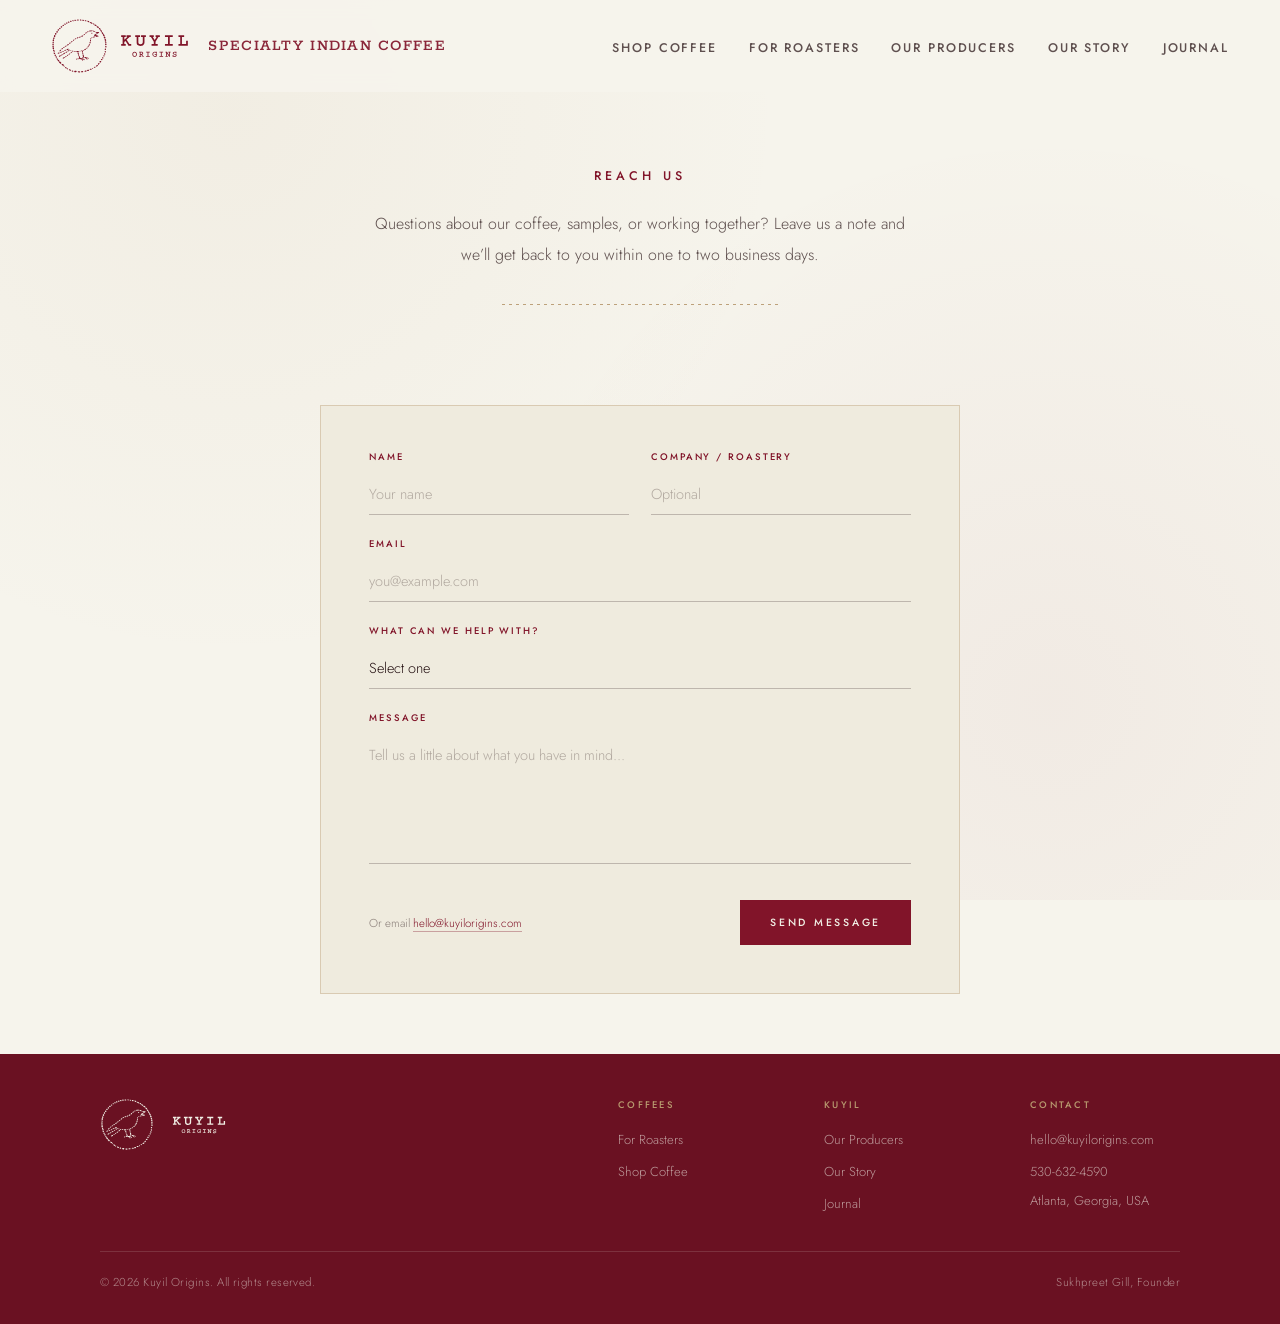
<file: contact.html>
<!DOCTYPE html>
<html lang="en">
<head>
<meta charset="UTF-8">
<meta name="viewport" content="width=device-width, initial-scale=1.0">
<title>Reach Us — Kuyil Origins</title>
<meta name="description" content="Get in touch with Kuyil Origins. Send us a note about coffee, samples, partnerships, or anything else, and we will reply within one to two business days.">
<link rel="icon" href="assets/favicon.svg" type="image/svg+xml">
<meta property="og:title" content="Reach Us — Kuyil Origins">
<meta property="og:description" content="Send us a note and we will reply within one to two business days.">
<meta property="og:type" content="website">
<meta property="og:url" content="https://kuyilorigins.com/contact.html">
<link rel="preconnect" href="https://fonts.googleapis.com">
<link rel="preconnect" href="https://fonts.gstatic.com" crossorigin>
<link href="https://fonts.googleapis.com/css2?family=Jost:wght@300;400;500;600;700&family=Rokkitt:wght@400;500;600;700&display=swap" rel="stylesheet">
<link rel="stylesheet" href="kuyil.css">
</head>
<body>

<!-- ===== NAV ===== -->
<nav class="nav">
  <div class="nav-in">
    <a class="nav-brand" href="index.html">
      <span class="nb-logo">
        <span class="nb-maroon"><img src="assets/label-mark-maroon.svg" alt=""><img class="nb-word-light" src="assets/label-word-maroon.svg" alt="Kuyil Origins"></span>
        <span class="nb-lockup-light">
          <img src="assets/label-mark-cream.svg" alt="">
          <img class="nb-word-light" src="assets/label-word-cream.svg" alt="">
        </span>
      </span>
      <span class="nb-tag">Specialty Indian Coffee</span>
    </a>
    <ul class="nav-links">
      <li><a href="roasted.html">Shop Coffee</a></li>
      <li><a href="wholesale.html">For Roasters</a></li>
      <li><a href="producers.html">Our Producers</a></li>
      <li><a href="index.html#story">Our Story</a></li>
      <li><a href="journal/">Journal</a></li>
      <li class="nav-peek">
        <button class="nav-peek-toggle" aria-label="Open menu">
          <span></span><span></span><span></span>
        </button>
        <ul class="nav-peek-menu">
          <li><a href="roasted.html">Shop Coffee</a></li>
          <li><a href="wholesale.html">For Roasters</a></li>
          <li><a href="producers.html">Our Producers</a></li>
          <li><a href="index.html#story">Our Story</a></li>
          <li><a href="journal/">Journal</a></li>
        </ul>
      </li>
      <li><a class="nav-contact" href="contact.html">Contact</a></li>
    </ul>
    <button class="nav-toggle" id="navToggle" aria-label="Menu" aria-expanded="false">
      <span></span><span></span><span></span>
    </button>
  </div>
</nav>

<!-- ===== PAGE HEAD ===== -->
<section class="phead contact-head">
  <div class="rise">
    <h1 class="eyebrow">Reach Us</h1>
    <p class="sub">Questions about our coffee, samples, or working together? Leave us a note
      and we&rsquo;ll get back to you within one to two business days.</p>
    <div class="dotline"></div>
  </div>
</section>

<!-- ===== FORM ===== -->
<section class="sec sec-sm contact-sec">
  <div class="contact-card">
    <form id="ef" action="https://formspree.io/f/mlgayldn" method="POST">
      <input type="hidden" name="request_type" value="Contact page">
      <div class="f-row">
        <div class="f"><label for="c-name">Name</label><input id="c-name" type="text" name="name" placeholder="Your name" required></div>
        <div class="f"><label for="c-co">Company / Roastery</label><input id="c-co" type="text" name="company" placeholder="Optional"></div>
      </div>
      <div class="f"><label for="c-email">Email</label><input id="c-email" type="email" name="email" placeholder="you@example.com" required></div>
      <div class="f"><label for="c-type">What can we help with?</label>
        <select id="c-type" name="enquiry_type" required>
          <option value="" disabled selected>Select one</option>
          <option>Green coffee for my roastery</option>
          <option>Request a sample</option>
          <option>Shop coffee</option>
          <option>Partnership / sourcing</option>
          <option>Educational cupping</option>
          <option>General question</option>
        </select>
      </div>
      <div class="f"><label for="c-msg">Message</label><textarea id="c-msg" name="message" placeholder="Tell us a little about what you have in mind..." required></textarea></div>
      <div class="sub-row">
        <span class="priv">Or email <a href="mailto:hello@kuyilorigins.com">hello@kuyilorigins.com</a></span>
        <button type="submit" class="send">Send Message</button>
      </div>
    </form>
    <div class="ok" id="ok">
      <div class="ck"><svg width="21" height="21" viewBox="0 0 20 20" fill="none"><polyline points="4,10 8,14 16,6" stroke="#811429" stroke-width="1.8" stroke-linecap="round" stroke-linejoin="round"/></svg></div>
      <h3>Thank you</h3>
      <p>We&rsquo;ve received your message and will<br>be in touch shortly.</p>
    </div>
  </div>
</section>

<!-- ===== FOOTER ===== -->
<footer class="foot">
  <div class="foot-in">
    <div class="foot-top">
      <div class="lockup">
        <img src="assets/label-mark-cream.svg" alt="">
        <img class="foot-word" src="assets/label-word-cream.svg" alt="Kuyil Origins">
      </div>
      <div class="foot-cols">
        <div class="foot-col">
          <div class="fc-h">Coffees</div>
          <ul>
            <li><a href="wholesale.html">For Roasters</a></li>
            <li><a href="roasted.html">Shop Coffee</a></li>
          </ul>
        </div>
        <div class="foot-col">
          <div class="fc-h">Kuyil</div>
          <ul>
            <li><a href="producers.html">Our Producers</a></li>
            <li><a href="index.html#story">Our Story</a></li>
            <li><a href="journal/">Journal</a></li>
          </ul>
        </div>
        <div class="foot-col">
          <div class="fc-h">Contact</div>
          <ul>
            <li><a href="mailto:hello@kuyilorigins.com">hello@kuyilorigins.com</a></li>
            <li><a href="tel:+15306324590">530-632-4590</a></li>
            <li class="fc-plain">Atlanta, Georgia, USA</li>
          </ul>
        </div>
      </div>
    </div>
    <div class="foot-bot">
      <div class="copy">© 2026 Kuyil Origins. All rights reserved.</div>
      <div class="foot-meta">Sukhpreet Gill, Founder</div>
    </div>
  </div>
</footer>

<div class="ov" id="ov"></div>

<script src="kuyil.js"></script>
</body>
</html>
</file>
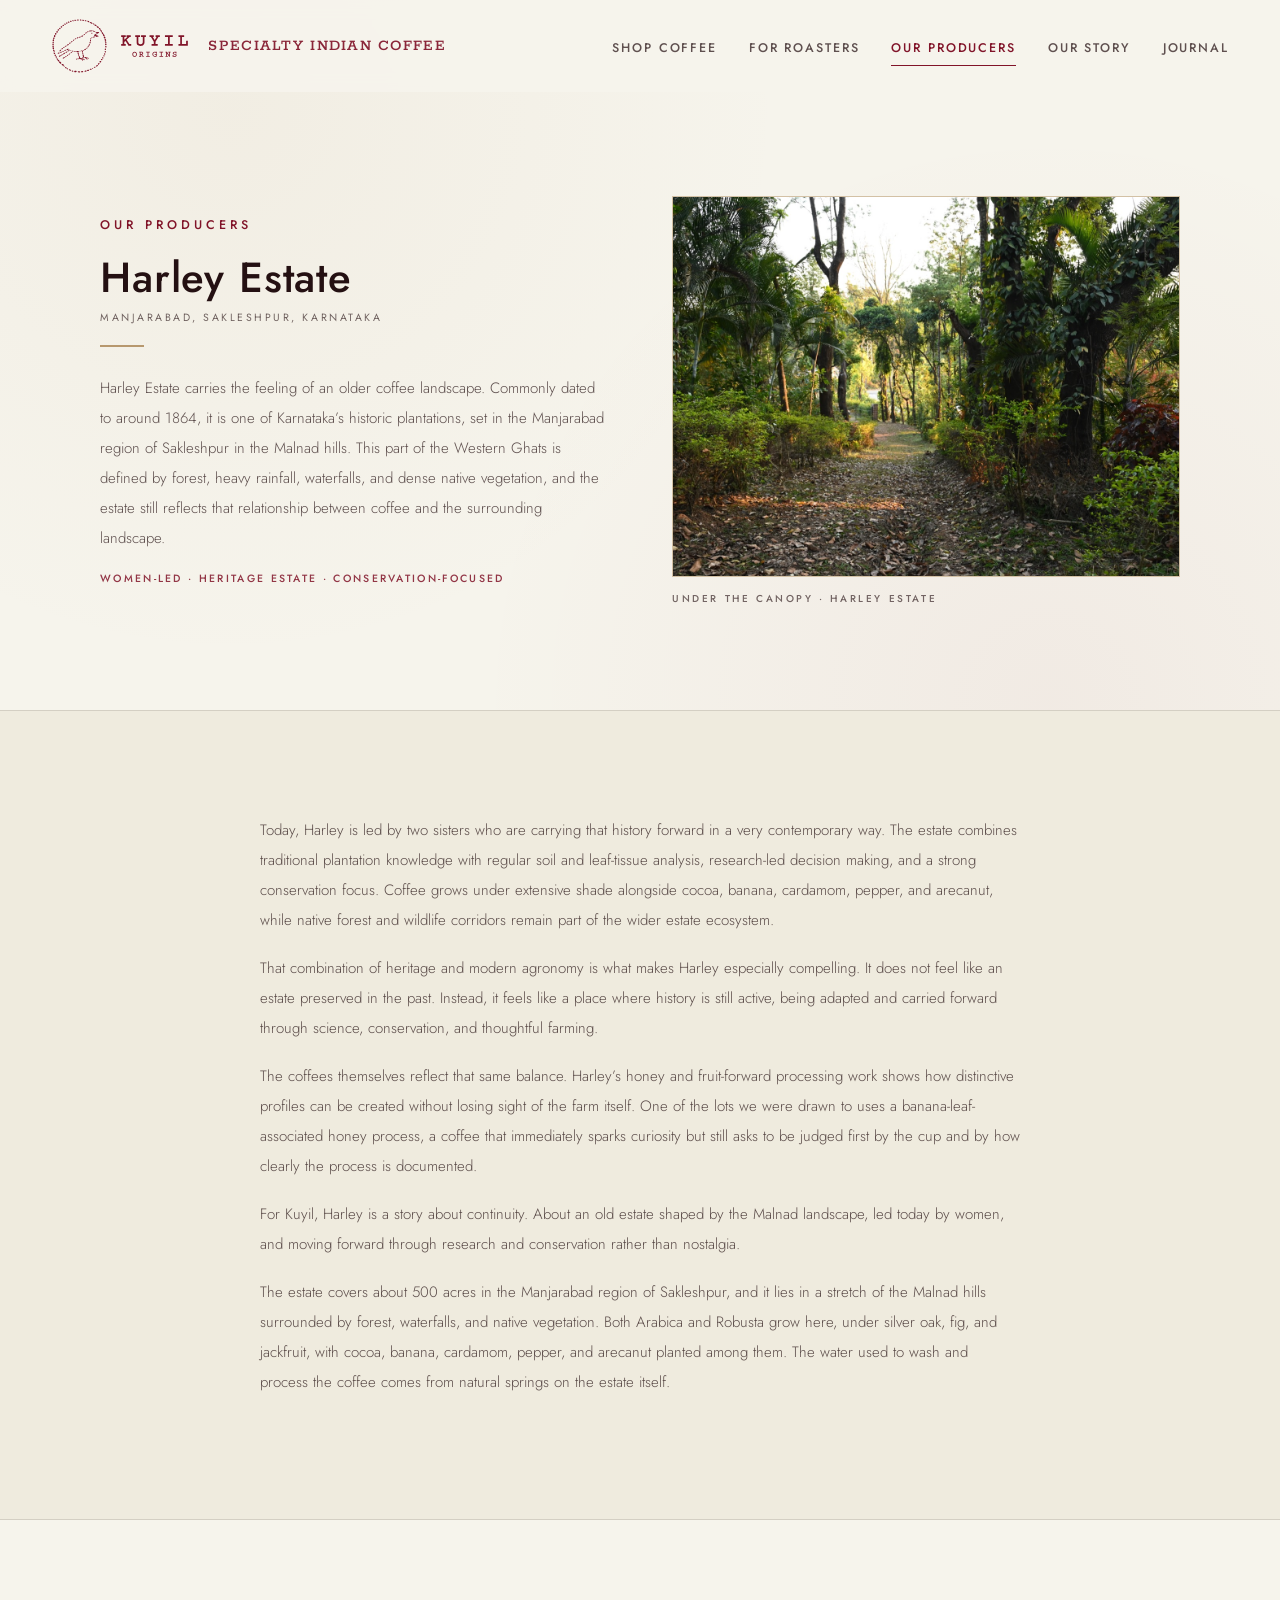
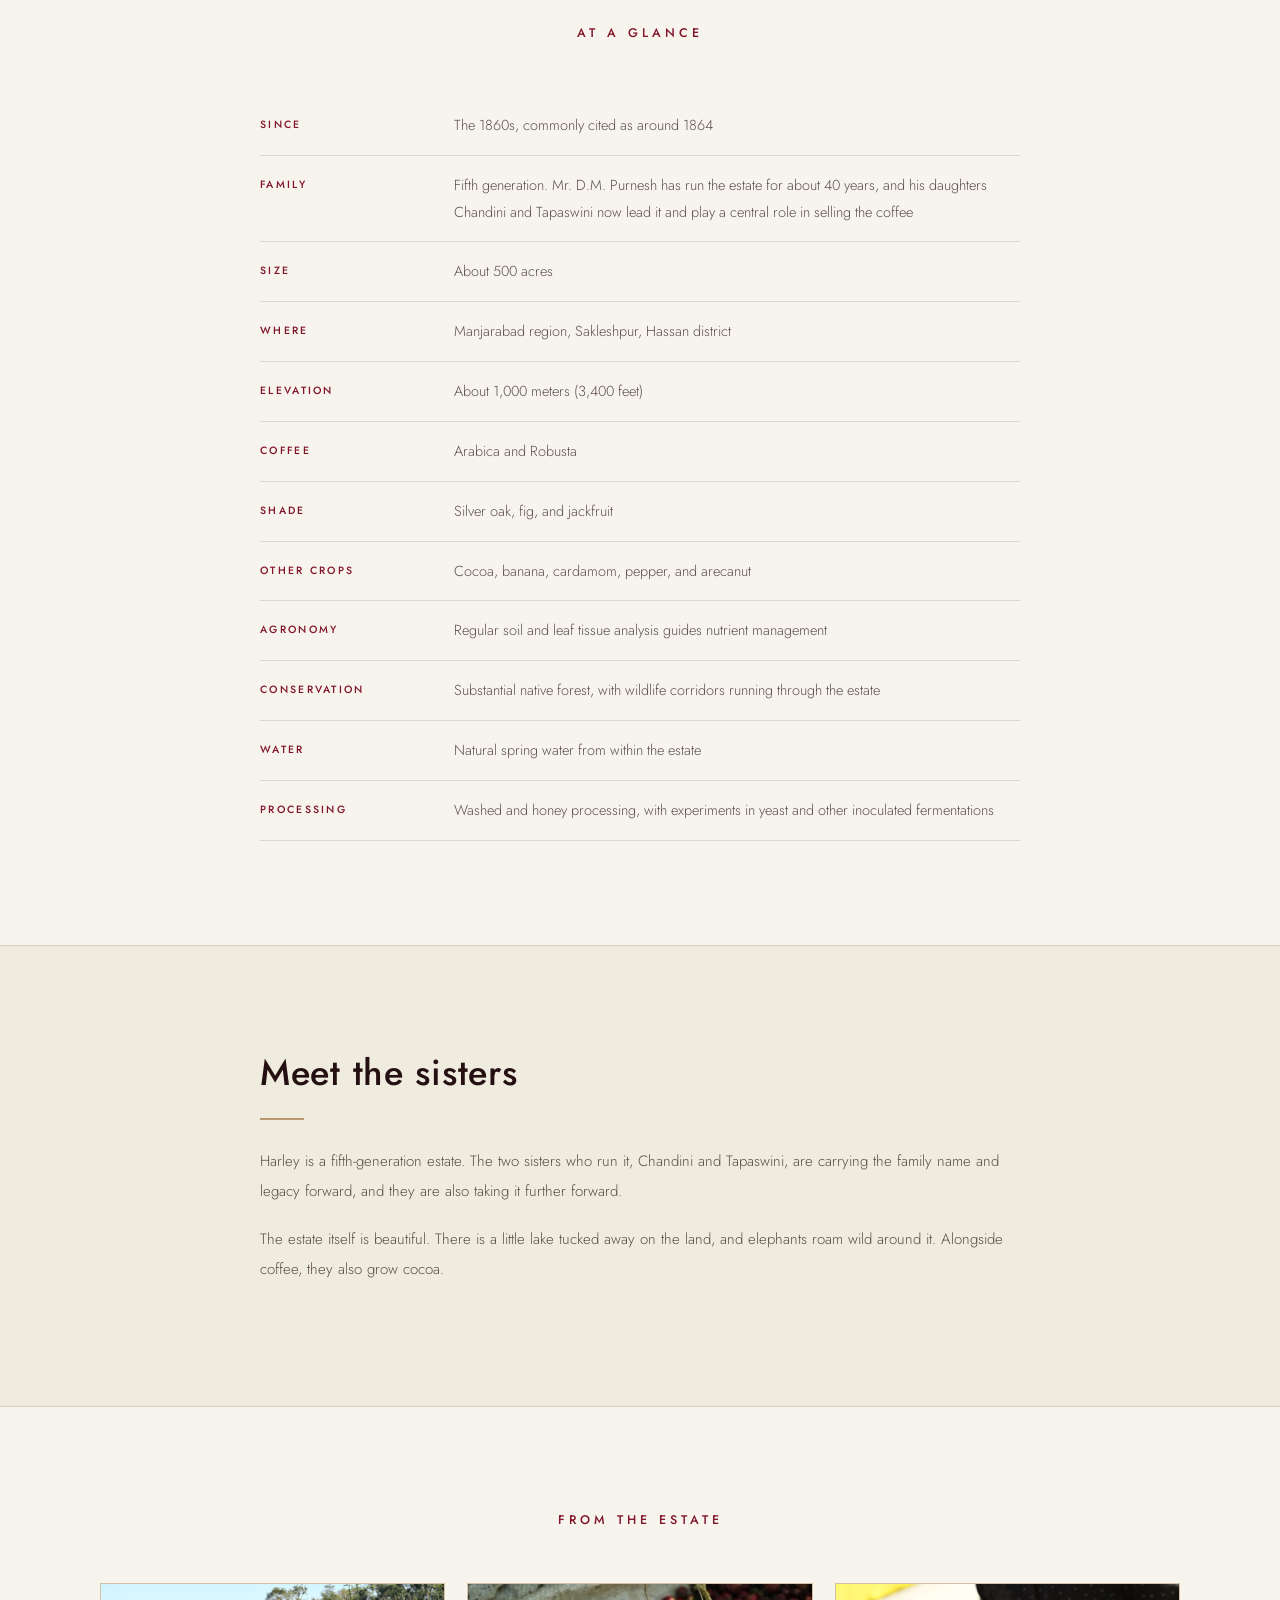
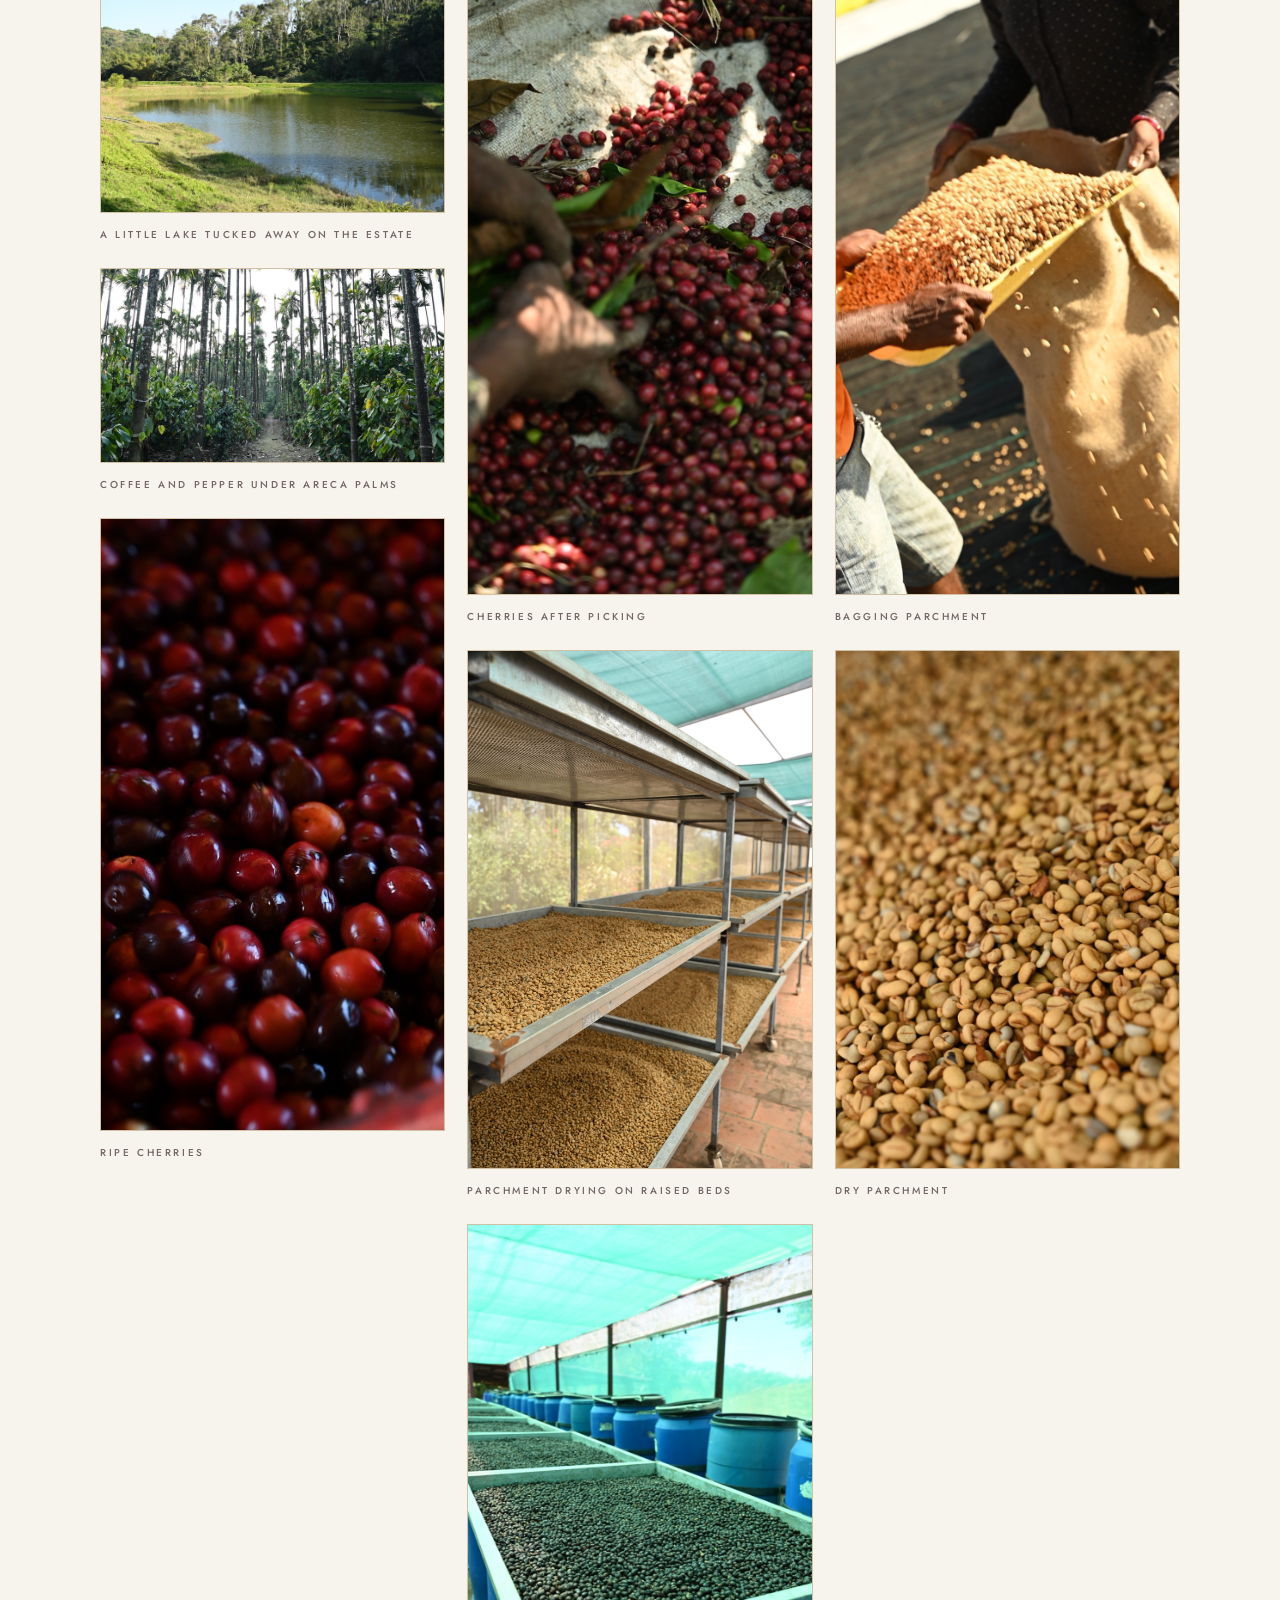
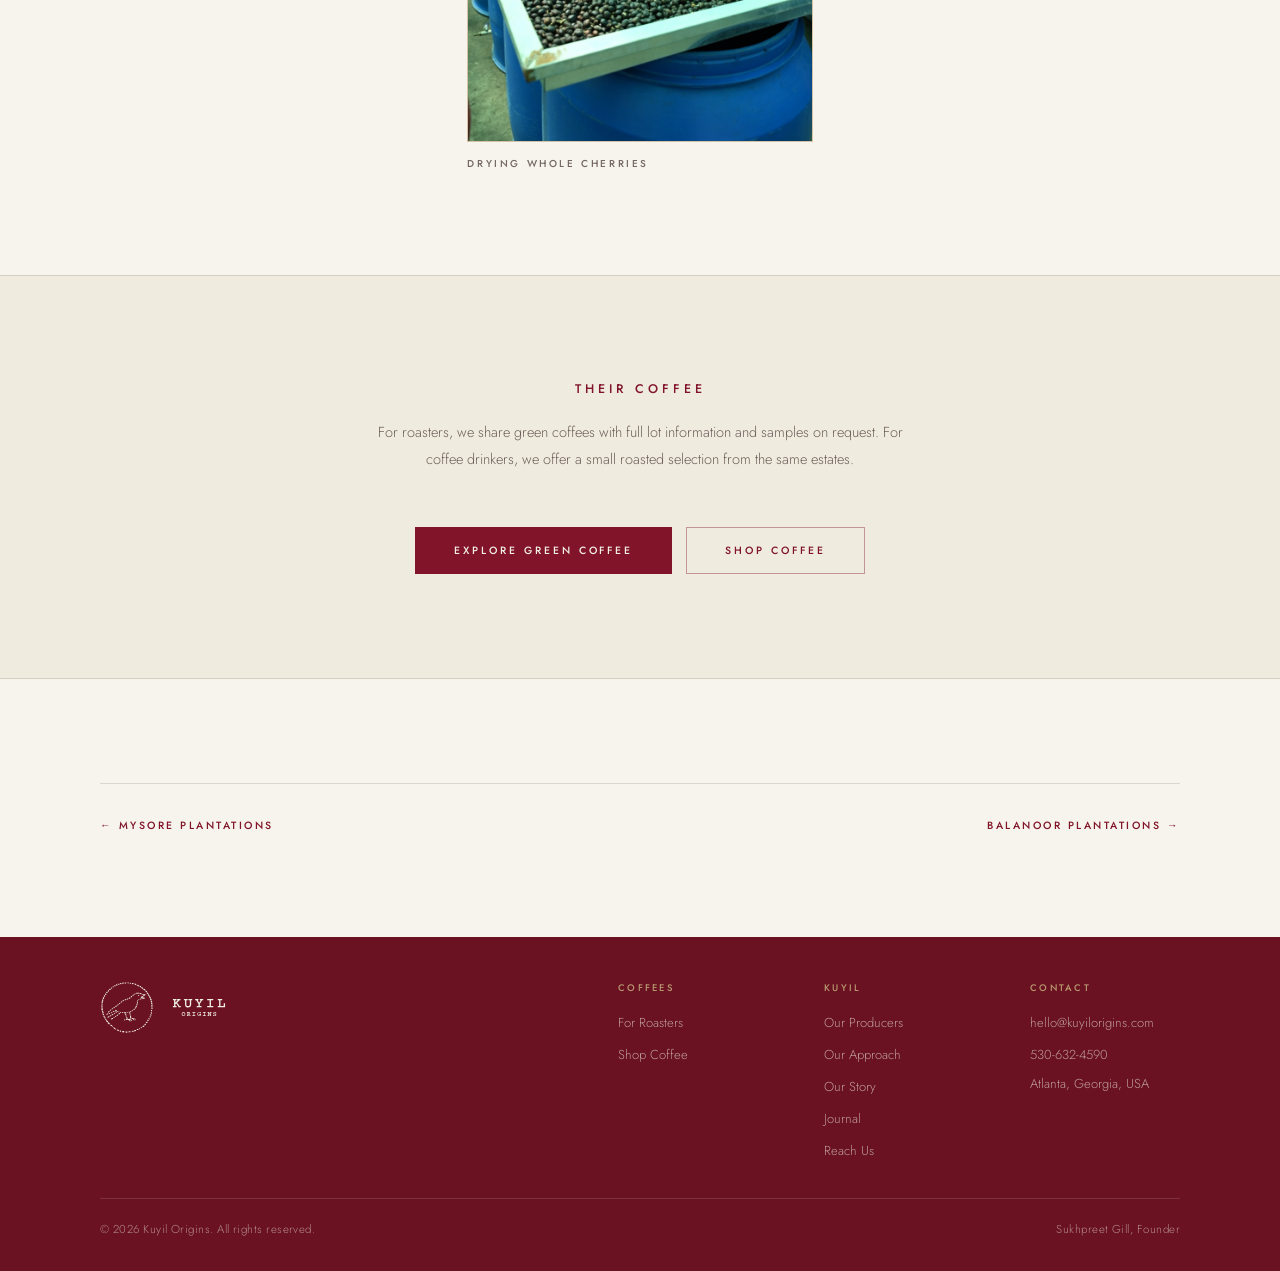
<file: harley.html>
<!DOCTYPE html>
<html lang="en">
<head>
<meta charset="UTF-8">
<meta name="viewport" content="width=device-width, initial-scale=1.0">
<title>Harley Estate — Kuyil Origins</title>
<meta name="description" content="Harley Estate in Sakleshpur, Karnataka: a heritage plantation dating to the 1860s, led by two sisters with a focus on conservation.">
<link rel="icon" href="assets/favicon.svg" type="image/svg+xml">
<meta property="og:title" content="Harley Estate — Kuyil Origins">
<meta property="og:description" content="Harley Estate in Sakleshpur, Karnataka: a heritage plantation dating to the 1860s, led by two sisters with a focus on conservation.">
<meta property="og:type" content="website">
<meta property="og:url" content="https://kuyilorigins.com/harley.html">
<meta property="og:image" content="https://kuyilorigins.com/assets/harley-estate-path.jpg">
<link rel="preconnect" href="https://fonts.googleapis.com">
<link rel="preconnect" href="https://fonts.gstatic.com" crossorigin>
<link href="https://fonts.googleapis.com/css2?family=Jost:wght@300;400;500;600;700&family=Rokkitt:wght@400;500;600;700&display=swap" rel="stylesheet">
<link rel="stylesheet" href="kuyil.css">
</head>
<body>

<!-- ===== NAV ===== -->
<nav class="nav">
  <div class="nav-in">
    <a class="nav-brand" href="index.html">
      <span class="nb-logo">
        <span class="nb-maroon"><img src="assets/label-mark-maroon.svg" alt=""><img class="nb-word-light" src="assets/label-word-maroon.svg" alt="Kuyil Origins"></span>
        <span class="nb-lockup-light">
          <img src="assets/label-mark-cream.svg" alt="">
          <img class="nb-word-light" src="assets/label-word-cream.svg" alt="">
        </span>
      </span>
      <span class="nb-tag">Specialty Indian Coffee</span>
    </a>
    <ul class="nav-links">
      <li><a href="roasted.html">Shop Coffee</a></li>
      <li><a href="wholesale.html">For Roasters</a></li>
      <li><a class="on" href="producers.html">Our Producers</a></li>
      <li><a href="index.html#story">Our Story</a></li>
      <li><a href="journal/">Journal</a></li>
      <li><a class="nav-contact" href="#" onclick="openModal();return false;">Contact</a></li>
    </ul>
    <button class="nav-toggle" id="navToggle" aria-label="Menu" aria-expanded="false">
      <span></span><span></span><span></span>
    </button>
  </div>
</nav>


<section class="sec">
  <div class="split">
    <div class="split-txt rise">
      <div class="eyebrow"><a href="producers.html" style="color:inherit;text-decoration:none">Our Producers</a></div>
      <h1>Harley Estate</h1>
      <div class="region">Manjarabad, Sakleshpur, Karnataka</div>
      <div class="split-rule"></div>
      <p>Harley Estate carries the feeling of an older coffee landscape. Commonly dated to around 1864, it is one of Karnataka&rsquo;s historic plantations, set in the Manjarabad region of Sakleshpur in the Malnad hills. This part of the Western Ghats is defined by forest, heavy rainfall, waterfalls, and dense native vegetation, and the estate still reflects that relationship between coffee and the surrounding landscape.</p>
      <div class="split-desc">Women-led &middot; Heritage Estate &middot; Conservation-focused</div>
    </div>
    <figure class="figure split-img">
      <div class="fr" style="aspect-ratio:4/3"><img src="assets/harley-estate-path.jpg" alt="A shaded path through tall areca palms and coffee at Harley Estate"></div>
      <figcaption>Under the canopy &middot; Harley Estate</figcaption>
    </figure>
  </div>
</section>

<section class="sec sec-alt">
  <div class="estate-copy">
    <p>Today, Harley is led by two sisters who are carrying that history forward in a very contemporary way. The estate combines traditional plantation knowledge with regular soil and leaf-tissue analysis, research-led decision making, and a strong conservation focus. Coffee grows under extensive shade alongside cocoa, banana, cardamom, pepper, and arecanut, while native forest and wildlife corridors remain part of the wider estate ecosystem.</p>
    <p>That combination of heritage and modern agronomy is what makes Harley especially compelling. It does not feel like an estate preserved in the past. Instead, it feels like a place where history is still active, being adapted and carried forward through science, conservation, and thoughtful farming.</p>
    <p>The coffees themselves reflect that same balance. Harley&rsquo;s honey and fruit-forward processing work shows how distinctive profiles can be created without losing sight of the farm itself. One of the lots we were drawn to uses a banana-leaf-associated honey process, a coffee that immediately sparks curiosity but still asks to be judged first by the cup and by how clearly the process is documented.</p>
    <p>For Kuyil, Harley is a story about continuity. About an old estate shaped by the Malnad landscape, led today by women, and moving forward through research and conservation rather than nostalgia.</p>
    <p>The estate covers about 500 acres in the Manjarabad region of Sakleshpur, and it lies in a stretch of the Malnad hills surrounded by forest, waterfalls, and native vegetation. Both Arabica and Robusta grow here, under silver oak, fig, and jackfruit, with cocoa, banana, cardamom, pepper, and arecanut planted among them. The water used to wash and process the coffee comes from natural springs on the estate itself.</p>
  </div>
</section>

<section class="sec">
  <div class="sec-head">
    <div class="eyebrow">At a Glance</div>
    <h2 class="sr-only">Harley Estate, in brief</h2>
  </div>
  <dl class="facts">
    <div><dt>Since</dt><dd>The 1860s, commonly cited as around 1864</dd></div>
    <div><dt>Family</dt><dd>Fifth generation. Mr. D.M. Purnesh has run the estate for about 40 years, and his daughters Chandini and Tapaswini now lead it and play a central role in selling the coffee</dd></div>
    <div><dt>Size</dt><dd>About 500 acres</dd></div>
    <div><dt>Where</dt><dd>Manjarabad region, Sakleshpur, Hassan district</dd></div>
    <div><dt>Elevation</dt><dd>About 1,000 meters (3,400 feet)</dd></div>
    <div><dt>Coffee</dt><dd>Arabica and Robusta</dd></div>
    <div><dt>Shade</dt><dd>Silver oak, fig, and jackfruit</dd></div>
    <div><dt>Other crops</dt><dd>Cocoa, banana, cardamom, pepper, and arecanut</dd></div>
    <div><dt>Agronomy</dt><dd>Regular soil and leaf tissue analysis guides nutrient management</dd></div>
    <div><dt>Conservation</dt><dd>Substantial native forest, with wildlife corridors running through the estate</dd></div>
    <div><dt>Water</dt><dd>Natural spring water from within the estate</dd></div>
    <div><dt>Processing</dt><dd>Washed and honey processing, with experiments in yeast and other inoculated fermentations</dd></div>
  </dl>
</section>

<section class="sec sec-alt">
  <div class="owner-solo">
    <h2>Meet the sisters</h2>
    <div class="split-rule"></div>
    <p>Harley is a fifth-generation estate. The two sisters who run it, Chandini and Tapaswini, are carrying the family name and legacy forward, and they are also taking it further forward.</p>
    <p>The estate itself is beautiful. There is a little lake tucked away on the land, and elephants roam wild around it. Alongside coffee, they also grow cocoa.</p>
  </div>
</section>

<section class="sec">
  <div class="sec-head">
    <div class="eyebrow">From the Estate</div>
    <h2 class="sr-only">Around Harley Estate</h2>
  </div>
  <div class="gallery">
    <figure class="figure">
      <div class="fr"><img src="assets/harley-lake.jpg" alt="A still lake surrounded by trees at Harley Estate" loading="lazy"></div>
      <figcaption>A little lake tucked away on the estate</figcaption>
    </figure>
    <figure class="figure">
      <div class="fr"><img src="assets/harley-areca-path.jpg" alt="A path running between rows of coffee and pepper vines under tall areca palms at Harley Estate" loading="lazy"></div>
      <figcaption>Coffee and pepper under areca palms</figcaption>
    </figure>
    <figure class="figure">
      <div class="fr"><img src="assets/harley-cherries.jpg" alt="Ripe coffee cherries being picked by hand at Harley Estate" loading="lazy"></div>
      <figcaption>Ripe cherries</figcaption>
    </figure>
    <figure class="figure">
      <div class="fr"><img src="assets/harley-tarp-cherries.jpg" alt="Freshly picked cherries and a hand on a picking tarp at Harley Estate" loading="lazy"></div>
      <figcaption>Cherries after picking</figcaption>
    </figure>
    <figure class="figure">
      <div class="fr"><img src="assets/harley-drying-beds.jpg" alt="Parchment coffee drying in thin layers on raised mesh beds at Harley Estate" loading="lazy"></div>
      <figcaption>Parchment drying on raised beds</figcaption>
    </figure>
    <figure class="figure">
      <div class="fr"><img src="assets/harley-natural-drying.jpg" alt="Coffee cherries drying whole on a raised tray at Harley Estate" loading="lazy"></div>
      <figcaption>Drying whole cherries</figcaption>
    </figure>
    <figure class="figure">
      <div class="fr"><img src="assets/harley-sacking.jpg" alt="Two workers pouring parchment coffee from a tray into a sack at Harley Estate" loading="lazy"></div>
      <figcaption>Bagging parchment</figcaption>
    </figure>
    <figure class="figure">
      <div class="fr"><img src="assets/harley-parchment.jpg" alt="Close-up of dry parchment coffee beans at Harley Estate" loading="lazy"></div>
      <figcaption>Dry parchment</figcaption>
    </figure>
  </div>
</section>

<section class="sec sec-alt">
  <div class="sec-head">
    <div class="eyebrow">Their Coffee</div>
    <h2 class="sr-only">Find this estate in our coffees.</h2>
    <p>For roasters, we share green coffees with full lot information and samples on request. For coffee drinkers, we offer a small roasted selection from the same estates.</p>
  </div>
  <div class="estate-cta">
    <a class="btn btn-solid" href="wholesale.html">Explore Green Coffee</a>
    <a class="btn" href="roasted.html">Shop Coffee</a>
  </div>
</section>

<section class="sec">
  <div class="estate-nav">
    <a href="mysore.html">&larr; Mysore Plantations</a>
    <a href="balanoor.html">Balanoor Plantations &rarr;</a>
  </div>
</section>

<!-- ===== FOOTER ===== -->
<footer class="foot">
  <div class="foot-in">
    <div class="foot-top">
      <div class="lockup">
        <img src="assets/label-mark-cream.svg" alt="">
        <img class="foot-word" src="assets/label-word-cream.svg" alt="Kuyil Origins">
      </div>
      <div class="foot-cols">
        <div class="foot-col">
          <div class="fc-h">Coffees</div>
          <ul>
            <li><a href="wholesale.html">For Roasters</a></li>
            <li><a href="roasted.html">Shop Coffee</a></li>
          </ul>
        </div>
        <div class="foot-col">
          <div class="fc-h">Kuyil</div>
          <ul>
            <li><a href="producers.html">Our Producers</a></li>
            <li><a href="index.html#care">Our Approach</a></li>
            <li><a href="index.html#story">Our Story</a></li>
            <li><a href="journal/">Journal</a></li>
            <li><a href="contact.html">Reach Us</a></li>
          </ul>
        </div>
        <div class="foot-col">
          <div class="fc-h">Contact</div>
          <ul>
            <li><a href="mailto:hello@kuyilorigins.com">hello@kuyilorigins.com</a></li>
            <li><a href="tel:+15306324590">530-632-4590</a></li>
            <li class="fc-plain">Atlanta, Georgia, USA</li>
          </ul>
        </div>
      </div>
    </div>
    <div class="foot-bot">
      <div class="copy">© 2026 Kuyil Origins. All rights reserved.</div>
      <div class="foot-meta">Sukhpreet Gill, Founder</div>
    </div>
  </div>
</footer>

<!-- ===== MODAL ===== -->
<div class="ov" id="ov">
  <div class="modal">
    <button class="x" onclick="closeModal()" aria-label="Close">&times;</button>
    <div class="m-top">
      <h2>Get in Touch</h2>
      <p>Reach out for samples, inquiries,<br>or to start a conversation.</p>
    </div>
    <div class="m-body">
      <form id="ef" action="https://formspree.io/f/mlgayldn" method="POST">
        <div class="f-row">
          <div class="f"><label for="i-name">Name</label><input id="i-name" type="text" name="name" placeholder="Your name" required></div>
          <div class="f"><label for="i-co">Company / Roastery</label><input id="i-co" type="text" name="company" placeholder="Optional"></div>
        </div>
        <div class="f"><label for="i-email">Email</label><input id="i-email" type="email" name="email" placeholder="you@example.com" required></div>
        <div class="f"><label for="i-type">Inquiry type</label>
          <select id="i-type" name="enquiry_type" required>
            <option value="" disabled selected>Select one</option>
            <option>Wholesale green coffee</option>
            <option>Request a sample</option>
            <option>Roasted coffee</option>
            <option>Partnership / sourcing</option>
            <option>Educational cupping</option>
            <option>General question</option>
          </select>
        </div>
        <div class="f"><label for="i-msg">Message</label><textarea id="i-msg" name="message" placeholder="Tell us what you're looking for..."></textarea></div>
        <div class="sub-row">
          <span class="priv">We'll reply within 1&ndash;2 business days.</span>
          <button type="submit" class="send">Send Inquiry</button>
        </div>
      </form>
      <div class="ok" id="ok">
        <div class="ck"><svg width="21" height="21" viewBox="0 0 20 20" fill="none"><polyline points="4,10 8,14 16,6" stroke="#811429" stroke-width="1.8" stroke-linecap="round" stroke-linejoin="round"/></svg></div>
        <h3>Thank you</h3>
        <p>We've received your inquiry and will<br>be in touch shortly.</p>
      </div>
    </div>
  </div>
</div>

<script src="kuyil.js"></script>
</body>
</html>
</file>
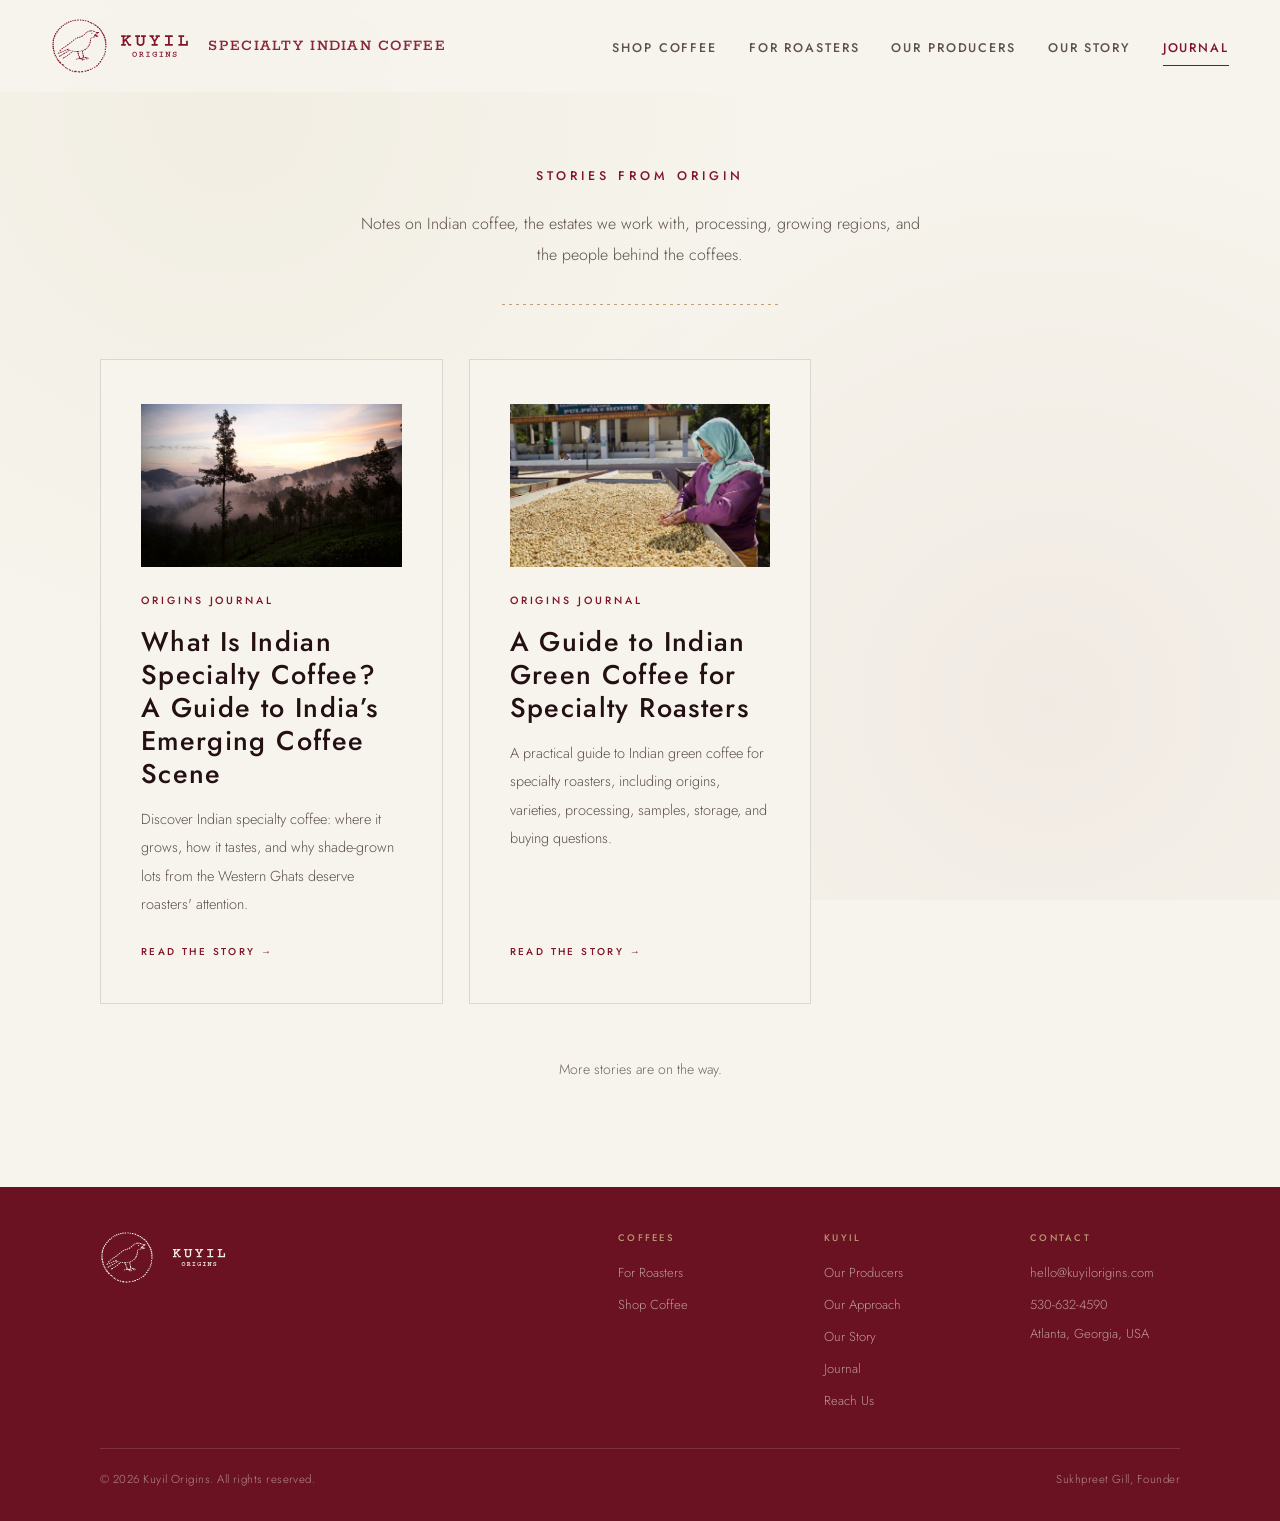
<file: journal.html>
<!DOCTYPE html>
<html lang="en"><head><meta charset="UTF-8"><title>Journal — Kuyil Origins</title>
<link rel="canonical" href="https://kuyilorigins.com/journal/">
<meta http-equiv="refresh" content="0; url=/journal/">
<script>location.replace('/journal/');</script></head>
<body><p>Moved to <a href="/journal/">the Journal</a>.</p></body></html>
</file>
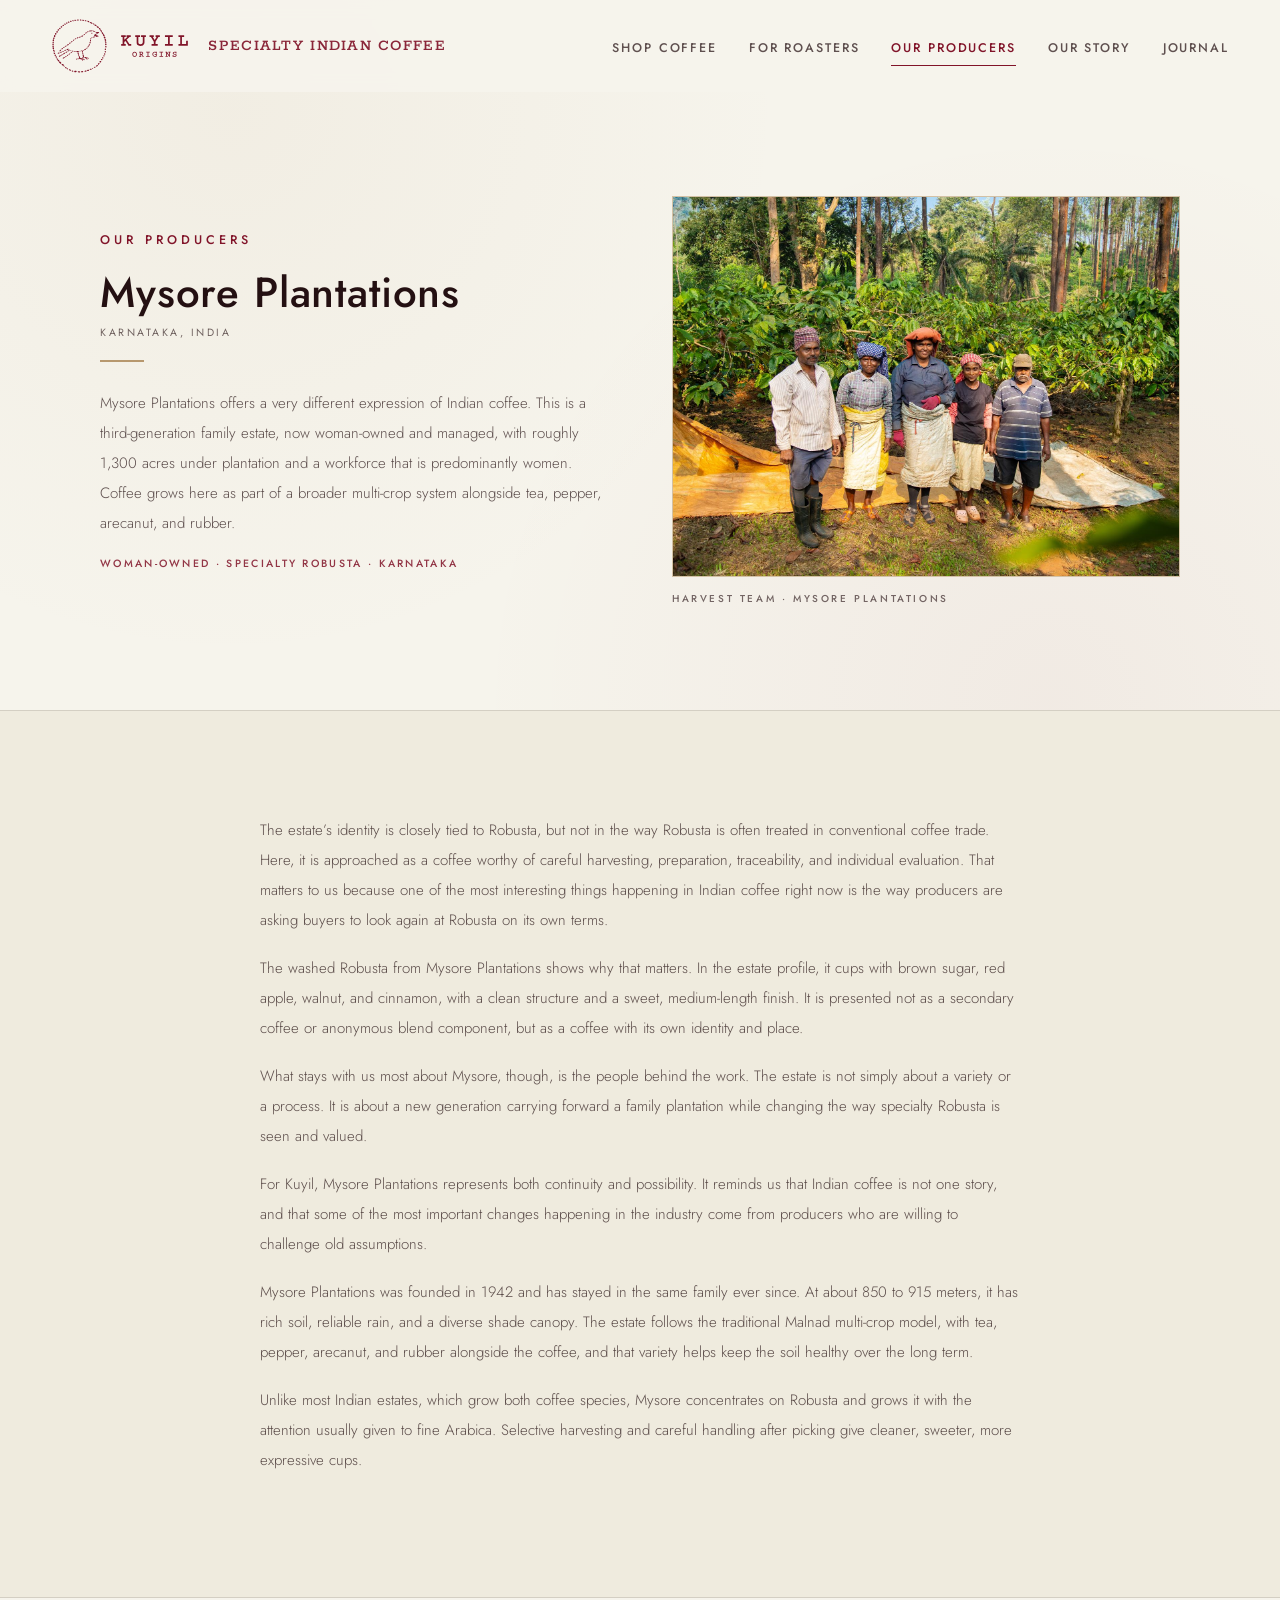
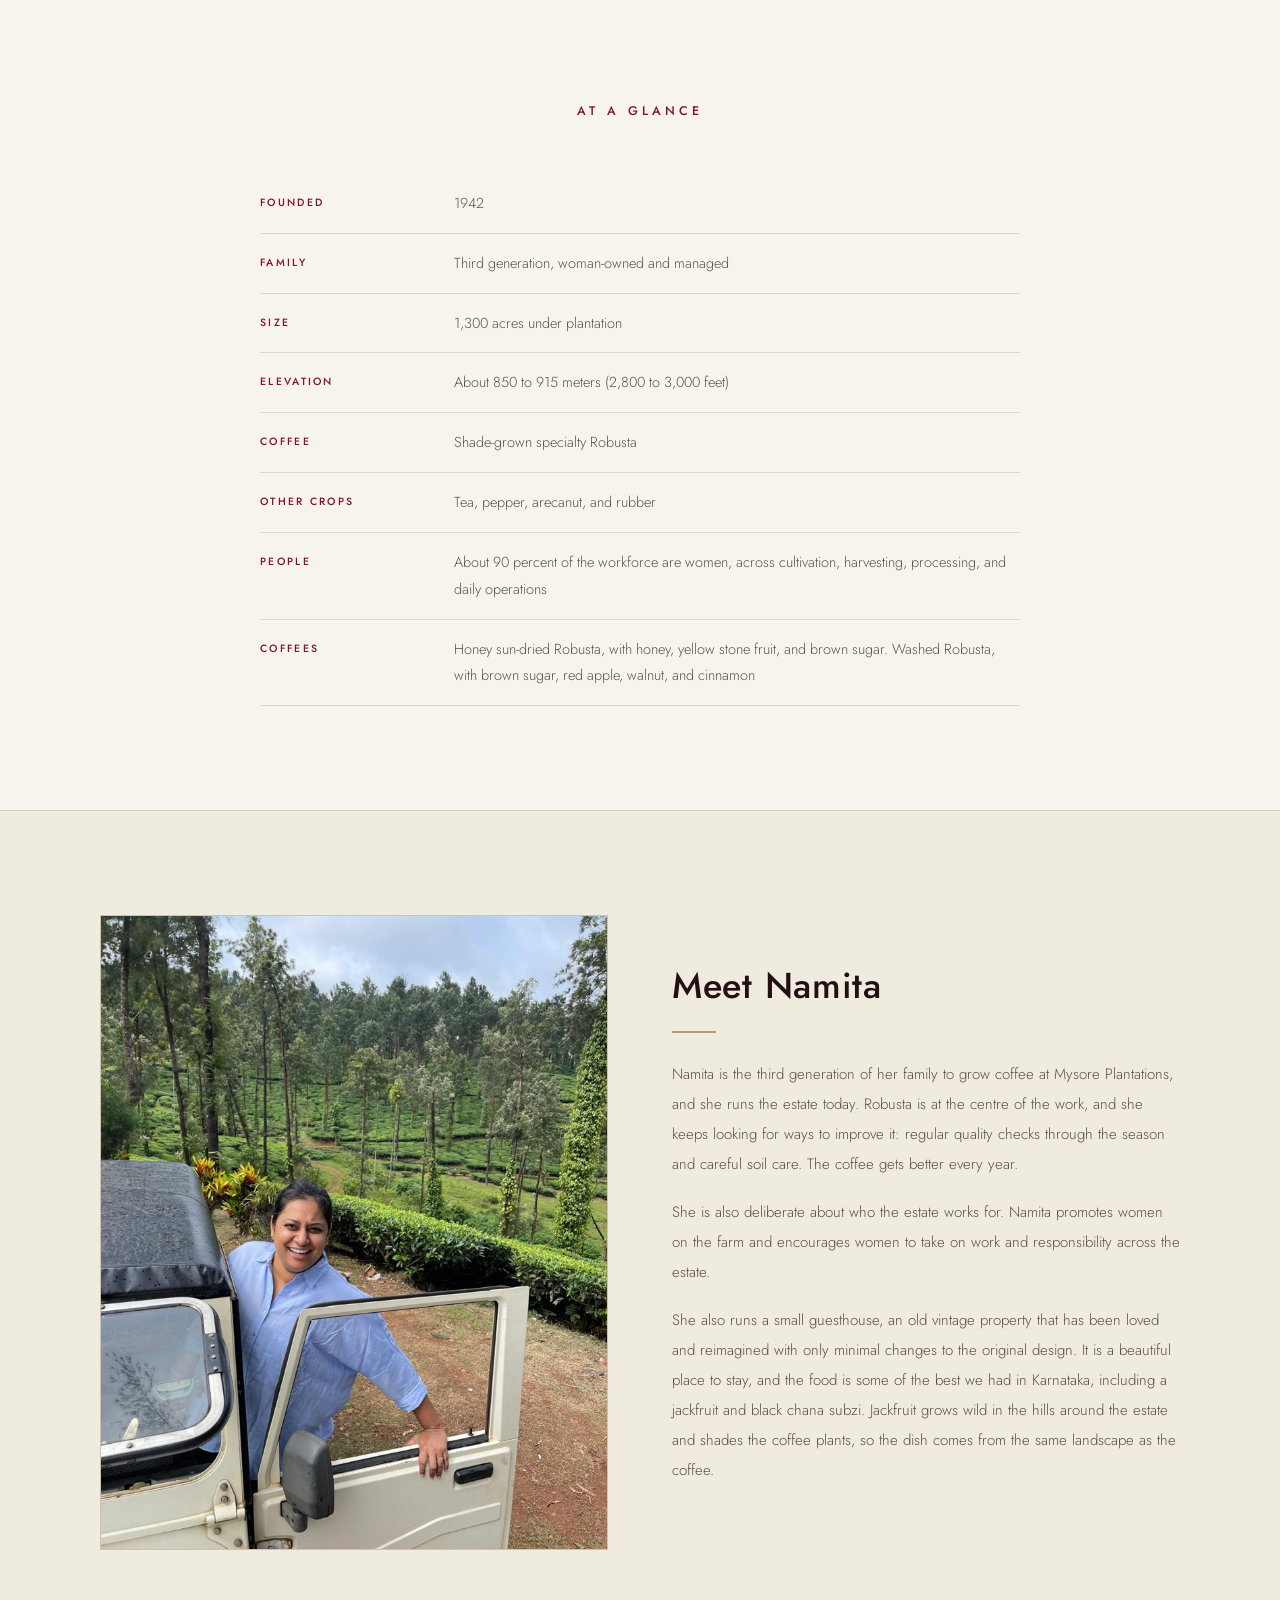
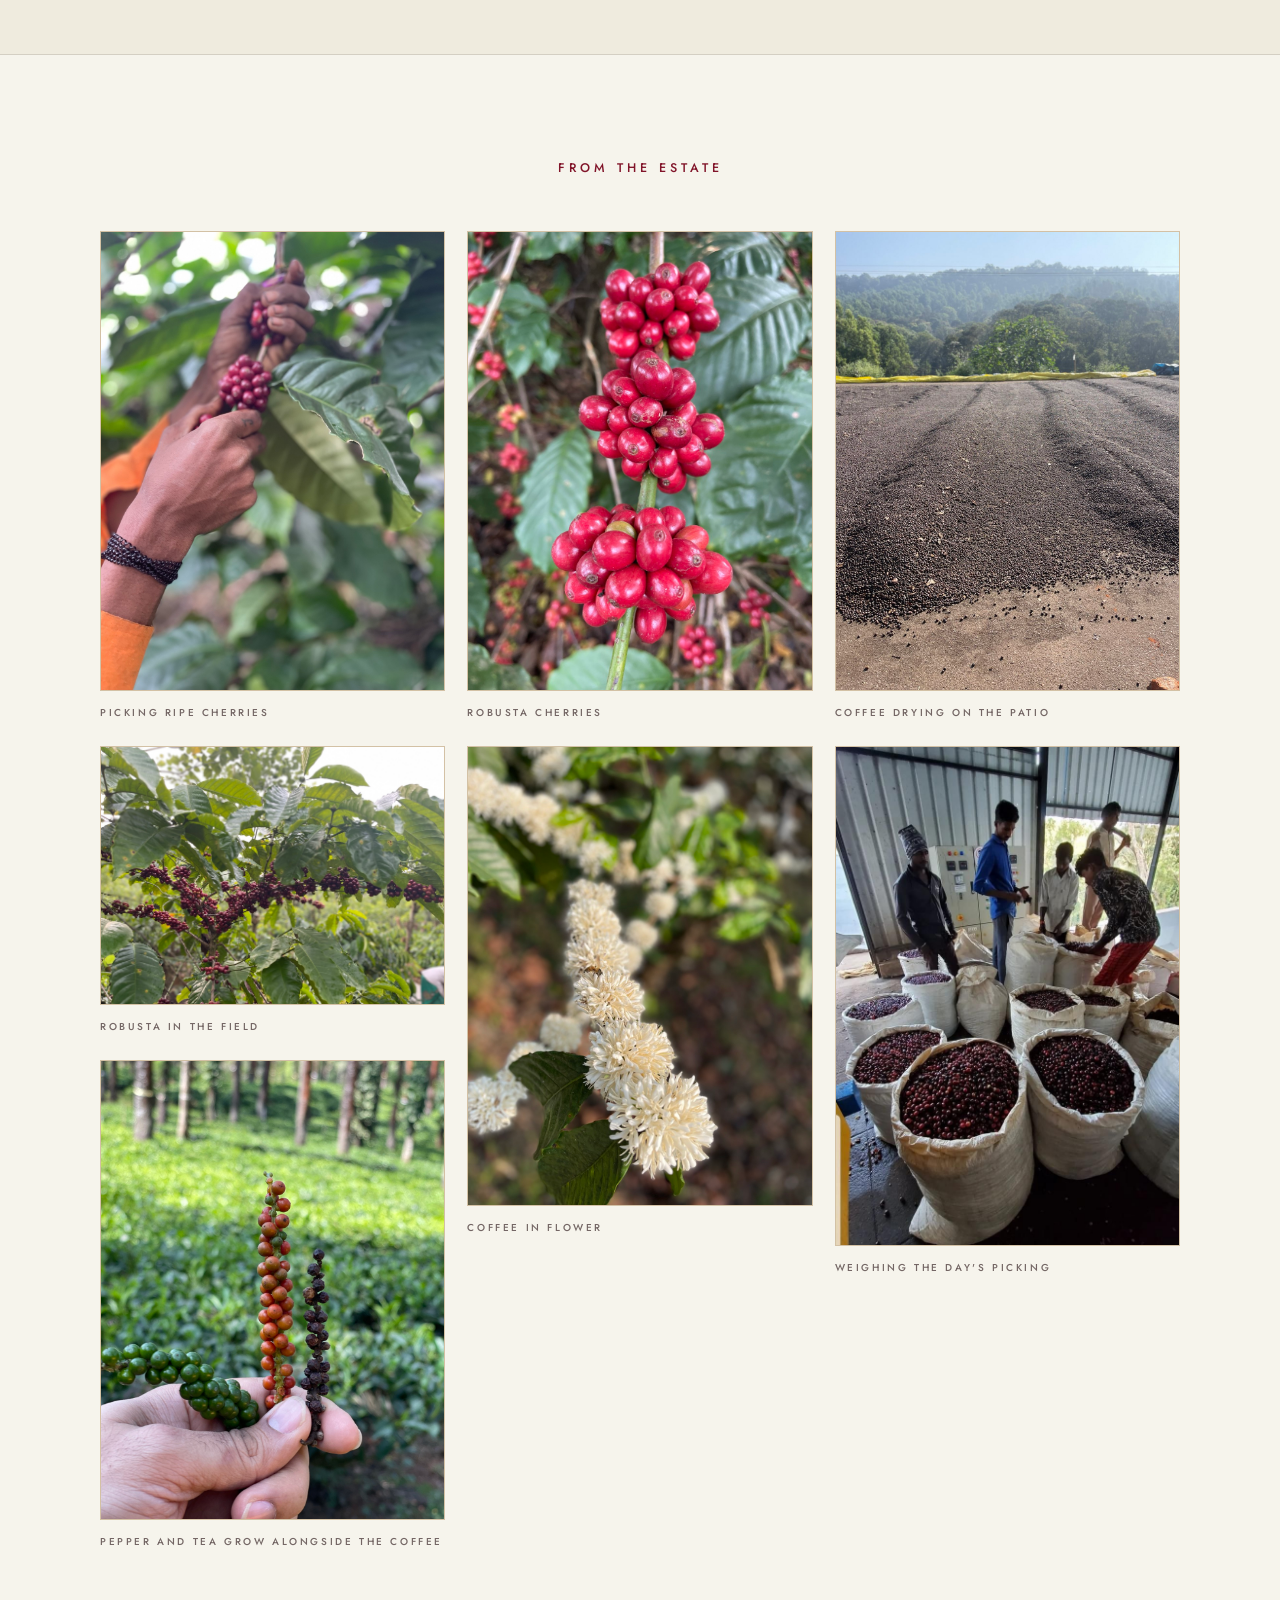
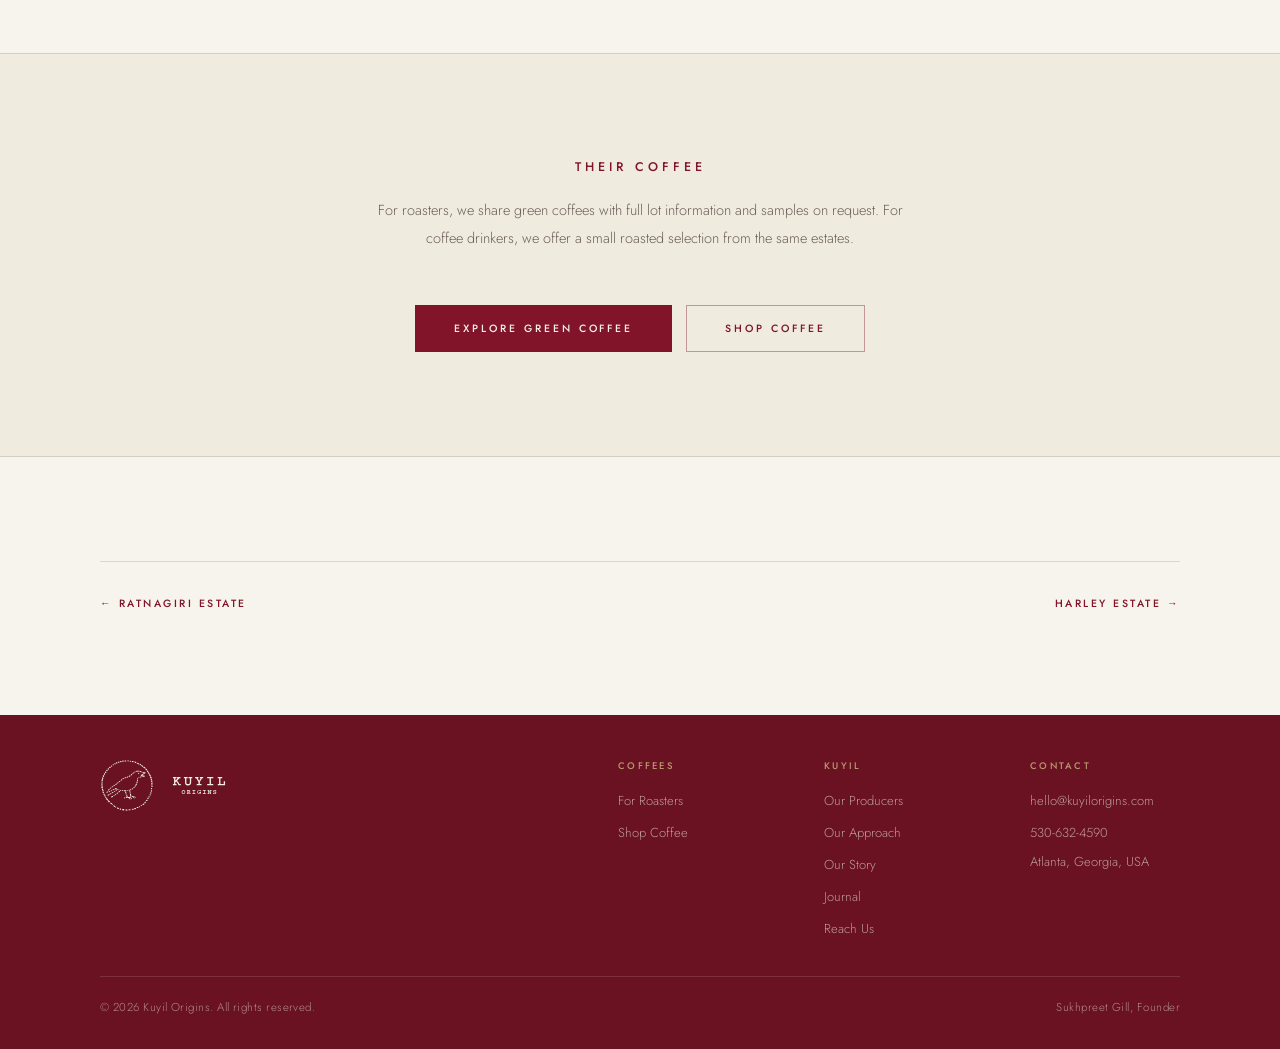
<file: mysore.html>
<!DOCTYPE html>
<html lang="en">
<head>
<meta charset="UTF-8">
<meta name="viewport" content="width=device-width, initial-scale=1.0">
<title>Mysore Plantations — Kuyil Origins</title>
<meta name="description" content="Mysore Plantations in Karnataka: a third-generation, woman-owned estate growing specialty Robusta in a multi-crop plantation.">
<link rel="icon" href="assets/favicon.svg" type="image/svg+xml">
<meta property="og:title" content="Mysore Plantations — Kuyil Origins">
<meta property="og:description" content="Mysore Plantations in Karnataka: a third-generation, woman-owned estate growing specialty Robusta in a multi-crop plantation.">
<meta property="og:type" content="website">
<meta property="og:url" content="https://kuyilorigins.com/mysore.html">
<meta property="og:image" content="https://kuyilorigins.com/assets/harvest-team.jpg">
<link rel="preconnect" href="https://fonts.googleapis.com">
<link rel="preconnect" href="https://fonts.gstatic.com" crossorigin>
<link href="https://fonts.googleapis.com/css2?family=Jost:wght@300;400;500;600;700&family=Rokkitt:wght@400;500;600;700&display=swap" rel="stylesheet">
<link rel="stylesheet" href="kuyil.css">
</head>
<body>

<!-- ===== NAV ===== -->
<nav class="nav">
  <div class="nav-in">
    <a class="nav-brand" href="index.html">
      <span class="nb-logo">
        <span class="nb-maroon"><img src="assets/label-mark-maroon.svg" alt=""><img class="nb-word-light" src="assets/label-word-maroon.svg" alt="Kuyil Origins"></span>
        <span class="nb-lockup-light">
          <img src="assets/label-mark-cream.svg" alt="">
          <img class="nb-word-light" src="assets/label-word-cream.svg" alt="">
        </span>
      </span>
      <span class="nb-tag">Specialty Indian Coffee</span>
    </a>
    <ul class="nav-links">
      <li><a href="roasted.html">Shop Coffee</a></li>
      <li><a href="wholesale.html">For Roasters</a></li>
      <li><a class="on" href="producers.html">Our Producers</a></li>
      <li><a href="index.html#story">Our Story</a></li>
      <li><a href="journal/">Journal</a></li>
      <li><a class="nav-contact" href="#" onclick="openModal();return false;">Contact</a></li>
    </ul>
    <button class="nav-toggle" id="navToggle" aria-label="Menu" aria-expanded="false">
      <span></span><span></span><span></span>
    </button>
  </div>
</nav>


<section class="sec">
  <div class="split">
    <div class="split-txt rise">
      <div class="eyebrow"><a href="producers.html" style="color:inherit;text-decoration:none">Our Producers</a></div>
      <h1>Mysore Plantations</h1>
      <div class="region">Karnataka, India</div>
      <div class="split-rule"></div>
      <p>Mysore Plantations offers a very different expression of Indian coffee. This is a third-generation family estate, now woman-owned and managed, with roughly 1,300 acres under plantation and a workforce that is predominantly women. Coffee grows here as part of a broader multi-crop system alongside tea, pepper, arecanut, and rubber.</p>
      <div class="split-desc">Woman-owned &middot; Specialty Robusta &middot; Karnataka</div>
    </div>
    <figure class="figure split-img">
      <div class="fr" style="aspect-ratio:4/3"><img src="assets/harvest-team.jpg" alt="A harvest team of women and men standing together on picking tarps beneath shaded coffee bushes"></div>
      <figcaption>Harvest team &middot; Mysore Plantations</figcaption>
    </figure>
  </div>
</section>

<section class="sec sec-alt">
  <div class="estate-copy">
    <p>The estate&rsquo;s identity is closely tied to Robusta, but not in the way Robusta is often treated in conventional coffee trade. Here, it is approached as a coffee worthy of careful harvesting, preparation, traceability, and individual evaluation. That matters to us because one of the most interesting things happening in Indian coffee right now is the way producers are asking buyers to look again at Robusta on its own terms.</p>
    <p>The washed Robusta from Mysore Plantations shows why that matters. In the estate profile, it cups with brown sugar, red apple, walnut, and cinnamon, with a clean structure and a sweet, medium-length finish. It is presented not as a secondary coffee or anonymous blend component, but as a coffee with its own identity and place.</p>
    <p>What stays with us most about Mysore, though, is the people behind the work. The estate is not simply about a variety or a process. It is about a new generation carrying forward a family plantation while changing the way specialty Robusta is seen and valued.</p>
    <p>For Kuyil, Mysore Plantations represents both continuity and possibility. It reminds us that Indian coffee is not one story, and that some of the most important changes happening in the industry come from producers who are willing to challenge old assumptions.</p>
    <p>Mysore Plantations was founded in 1942 and has stayed in the same family ever since. At about 850 to 915 meters, it has rich soil, reliable rain, and a diverse shade canopy. The estate follows the traditional Malnad multi-crop model, with tea, pepper, arecanut, and rubber alongside the coffee, and that variety helps keep the soil healthy over the long term.</p>
    <p>Unlike most Indian estates, which grow both coffee species, Mysore concentrates on Robusta and grows it with the attention usually given to fine Arabica. Selective harvesting and careful handling after picking give cleaner, sweeter, more expressive cups.</p>
  </div>
</section>

<section class="sec">
  <div class="sec-head">
    <div class="eyebrow">At a Glance</div>
    <h2 class="sr-only">Mysore Plantations, in brief</h2>
  </div>
  <dl class="facts">
    <div><dt>Founded</dt><dd>1942</dd></div>
    <div><dt>Family</dt><dd>Third generation, woman-owned and managed</dd></div>
    <div><dt>Size</dt><dd>1,300 acres under plantation</dd></div>
    <div><dt>Elevation</dt><dd>About 850 to 915 meters (2,800 to 3,000 feet)</dd></div>
    <div><dt>Coffee</dt><dd>Shade-grown specialty Robusta</dd></div>
    <div><dt>Other crops</dt><dd>Tea, pepper, arecanut, and rubber</dd></div>
    <div><dt>People</dt><dd>About 90 percent of the workforce are women, across cultivation, harvesting, processing, and daily operations</dd></div>
    <div><dt>Coffees</dt><dd>Honey sun-dried Robusta, with honey, yellow stone fruit, and brown sugar. Washed Robusta, with brown sugar, red apple, walnut, and cinnamon</dd></div>
  </dl>
</section>

<section class="sec sec-alt">
  <div class="split">
    <figure class="figure split-img">
      <div class="fr"><img src="assets/namita-mysore.jpg" alt="Namita, owner of Mysore Plantations, smiling beside a jeep with tea and pepper hills behind her" loading="lazy" decoding="async"></div>
    </figure>
    <div class="split-txt">
      <h2>Meet Namita</h2>
      <div class="split-rule"></div>
      <p>Namita is the third generation of her family to grow coffee at Mysore Plantations, and she runs the estate today. Robusta is at the centre of the work, and she keeps looking for ways to improve it: regular quality checks through the season and careful soil care. The coffee gets better every year.</p>
      <p>She is also deliberate about who the estate works for. Namita promotes women on the farm and encourages women to take on work and responsibility across the estate.</p>
      <p>She also runs a small guesthouse, an old vintage property that has been loved and reimagined with only minimal changes to the original design. It is a beautiful place to stay, and the food is some of the best we had in Karnataka, including a jackfruit and black chana subzi. Jackfruit grows wild in the hills around the estate and shades the coffee plants, so the dish comes from the same landscape as the coffee.</p>
    </div>
  </div>
</section>

<section class="sec">
  <div class="sec-head">
    <div class="eyebrow">From the Estate</div>
    <h2 class="sr-only">Around Mysore Plantations</h2>
  </div>
  <div class="gallery">
    <figure class="figure">
      <div class="fr"><img src="assets/mysore-picking.jpg" alt="Hands picking a cluster of ripe red coffee cherries at Mysore Plantations" loading="lazy"></div>
      <figcaption>Picking ripe cherries</figcaption>
    </figure>
    <figure class="figure">
      <div class="fr"><img src="assets/mysore-cherries-farm.jpg" alt="A Robusta coffee bush heavy with ripening cherries growing in the field at Mysore Plantations" loading="lazy"></div>
      <figcaption>Robusta in the field</figcaption>
    </figure>
    <figure class="figure">
      <div class="fr"><img src="assets/mysore-multicrop.jpg" alt="A hand holding stems of green, red, and black pepper with tea planted between the shade trees at Mysore Plantations" loading="lazy"></div>
      <figcaption>Pepper and tea grow alongside the coffee</figcaption>
    </figure>
    <figure class="figure">
      <div class="fr"><img src="assets/mysore-robusta.jpg" alt="A cluster of ripe Robusta cherries on the branch at Mysore Plantations" loading="lazy"></div>
      <figcaption>Robusta cherries</figcaption>
    </figure>
    <figure class="figure">
      <div class="fr"><img src="assets/mysore-blossom.jpg" alt="White coffee blossoms in flower with a bee on the blooms at Mysore Plantations" loading="lazy"></div>
      <figcaption>Coffee in flower</figcaption>
    </figure>
    <figure class="figure">
      <div class="fr"><img src="assets/mysore-drying-patio.jpg" alt="Coffee drying in rows on a large patio with forested hills behind at Mysore Plantations" loading="lazy"></div>
      <figcaption>Coffee drying on the patio</figcaption>
    </figure>
    <figure class="figure">
      <div class="fr"><img src="assets/producer-mysore.jpg" alt="Workers filling and weighing sacks of freshly picked cherries at the mill at Mysore Plantations" loading="lazy"></div>
      <figcaption>Weighing the day's picking</figcaption>
    </figure>
  </div>
</section>

<section class="sec sec-alt">
  <div class="sec-head">
    <div class="eyebrow">Their Coffee</div>
    <h2 class="sr-only">Find this estate in our coffees.</h2>
    <p>For roasters, we share green coffees with full lot information and samples on request. For coffee drinkers, we offer a small roasted selection from the same estates.</p>
  </div>
  <div class="estate-cta">
    <a class="btn btn-solid" href="wholesale.html">Explore Green Coffee</a>
    <a class="btn" href="roasted.html">Shop Coffee</a>
  </div>
</section>

<section class="sec">
  <div class="estate-nav">
    <a href="ratnagiri.html">&larr; Ratnagiri Estate</a>
    <a href="harley.html">Harley Estate &rarr;</a>
  </div>
</section>

<!-- ===== FOOTER ===== -->
<footer class="foot">
  <div class="foot-in">
    <div class="foot-top">
      <div class="lockup">
        <img src="assets/label-mark-cream.svg" alt="">
        <img class="foot-word" src="assets/label-word-cream.svg" alt="Kuyil Origins">
      </div>
      <div class="foot-cols">
        <div class="foot-col">
          <div class="fc-h">Coffees</div>
          <ul>
            <li><a href="wholesale.html">For Roasters</a></li>
            <li><a href="roasted.html">Shop Coffee</a></li>
          </ul>
        </div>
        <div class="foot-col">
          <div class="fc-h">Kuyil</div>
          <ul>
            <li><a href="producers.html">Our Producers</a></li>
            <li><a href="index.html#care">Our Approach</a></li>
            <li><a href="index.html#story">Our Story</a></li>
            <li><a href="journal/">Journal</a></li>
            <li><a href="contact.html">Reach Us</a></li>
          </ul>
        </div>
        <div class="foot-col">
          <div class="fc-h">Contact</div>
          <ul>
            <li><a href="mailto:hello@kuyilorigins.com">hello@kuyilorigins.com</a></li>
            <li><a href="tel:+15306324590">530-632-4590</a></li>
            <li class="fc-plain">Atlanta, Georgia, USA</li>
          </ul>
        </div>
      </div>
    </div>
    <div class="foot-bot">
      <div class="copy">© 2026 Kuyil Origins. All rights reserved.</div>
      <div class="foot-meta">Sukhpreet Gill, Founder</div>
    </div>
  </div>
</footer>

<!-- ===== MODAL ===== -->
<div class="ov" id="ov">
  <div class="modal">
    <button class="x" onclick="closeModal()" aria-label="Close">&times;</button>
    <div class="m-top">
      <h2>Get in Touch</h2>
      <p>Reach out for samples, inquiries,<br>or to start a conversation.</p>
    </div>
    <div class="m-body">
      <form id="ef" action="https://formspree.io/f/mlgayldn" method="POST">
        <div class="f-row">
          <div class="f"><label for="i-name">Name</label><input id="i-name" type="text" name="name" placeholder="Your name" required></div>
          <div class="f"><label for="i-co">Company / Roastery</label><input id="i-co" type="text" name="company" placeholder="Optional"></div>
        </div>
        <div class="f"><label for="i-email">Email</label><input id="i-email" type="email" name="email" placeholder="you@example.com" required></div>
        <div class="f"><label for="i-type">Inquiry type</label>
          <select id="i-type" name="enquiry_type" required>
            <option value="" disabled selected>Select one</option>
            <option>Wholesale green coffee</option>
            <option>Request a sample</option>
            <option>Roasted coffee</option>
            <option>Partnership / sourcing</option>
            <option>Educational cupping</option>
            <option>General question</option>
          </select>
        </div>
        <div class="f"><label for="i-msg">Message</label><textarea id="i-msg" name="message" placeholder="Tell us what you're looking for..."></textarea></div>
        <div class="sub-row">
          <span class="priv">We'll reply within 1&ndash;2 business days.</span>
          <button type="submit" class="send">Send Inquiry</button>
        </div>
      </form>
      <div class="ok" id="ok">
        <div class="ck"><svg width="21" height="21" viewBox="0 0 20 20" fill="none"><polyline points="4,10 8,14 16,6" stroke="#811429" stroke-width="1.8" stroke-linecap="round" stroke-linejoin="round"/></svg></div>
        <h3>Thank you</h3>
        <p>We've received your inquiry and will<br>be in touch shortly.</p>
      </div>
    </div>
  </div>
</div>

<script src="kuyil.js"></script>
</body>
</html>
</file>
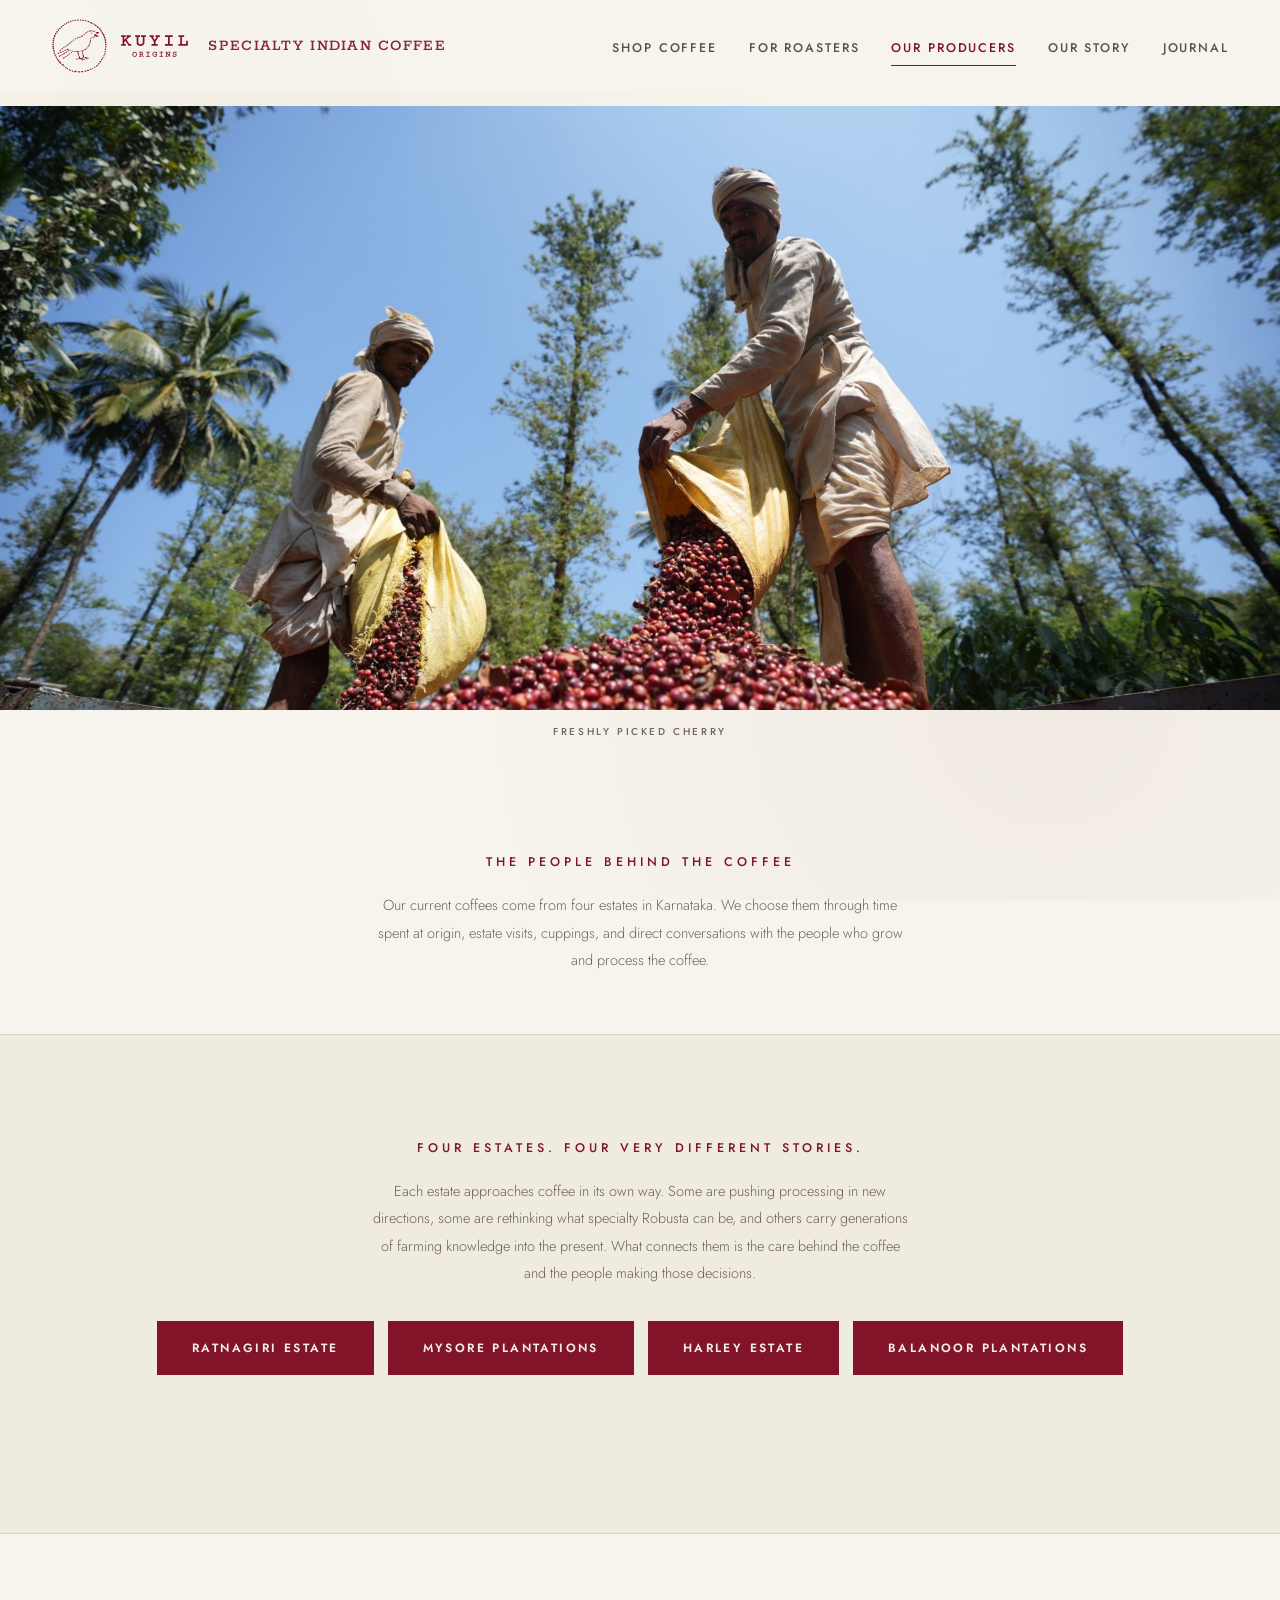
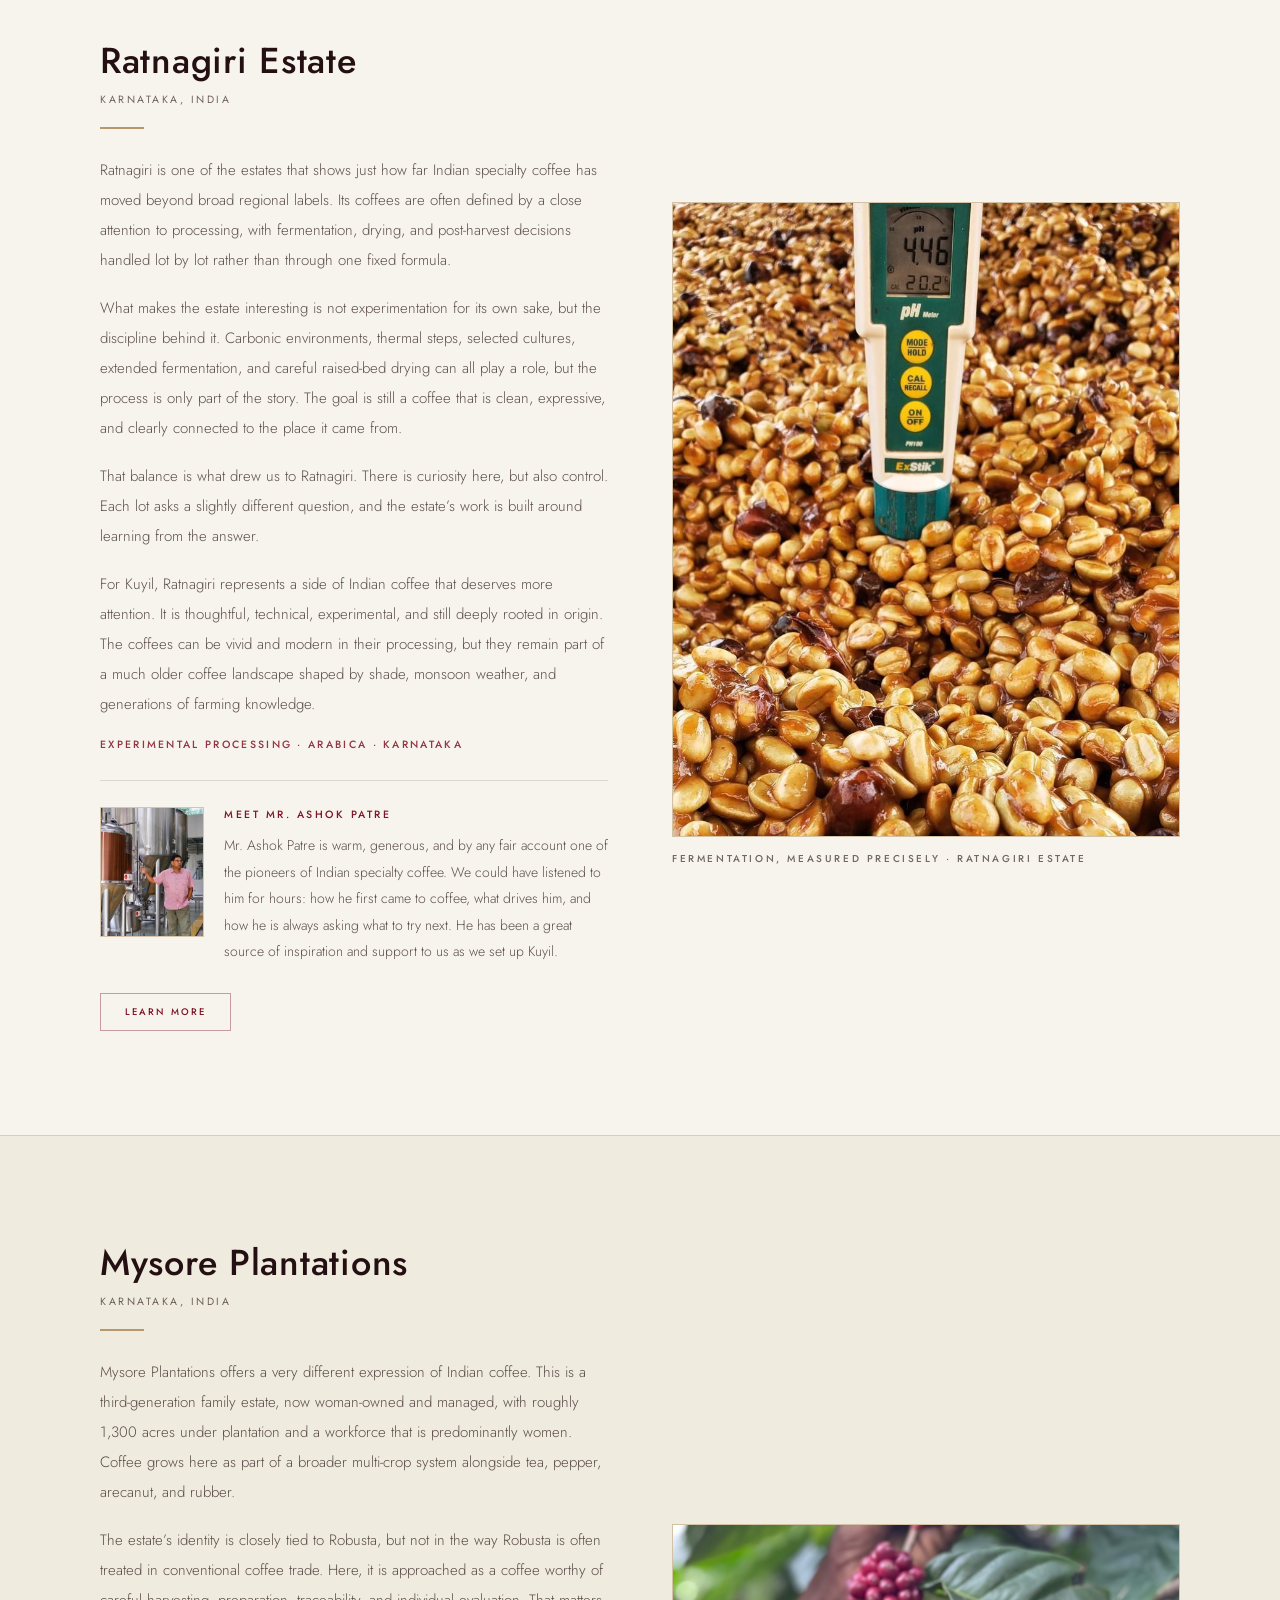
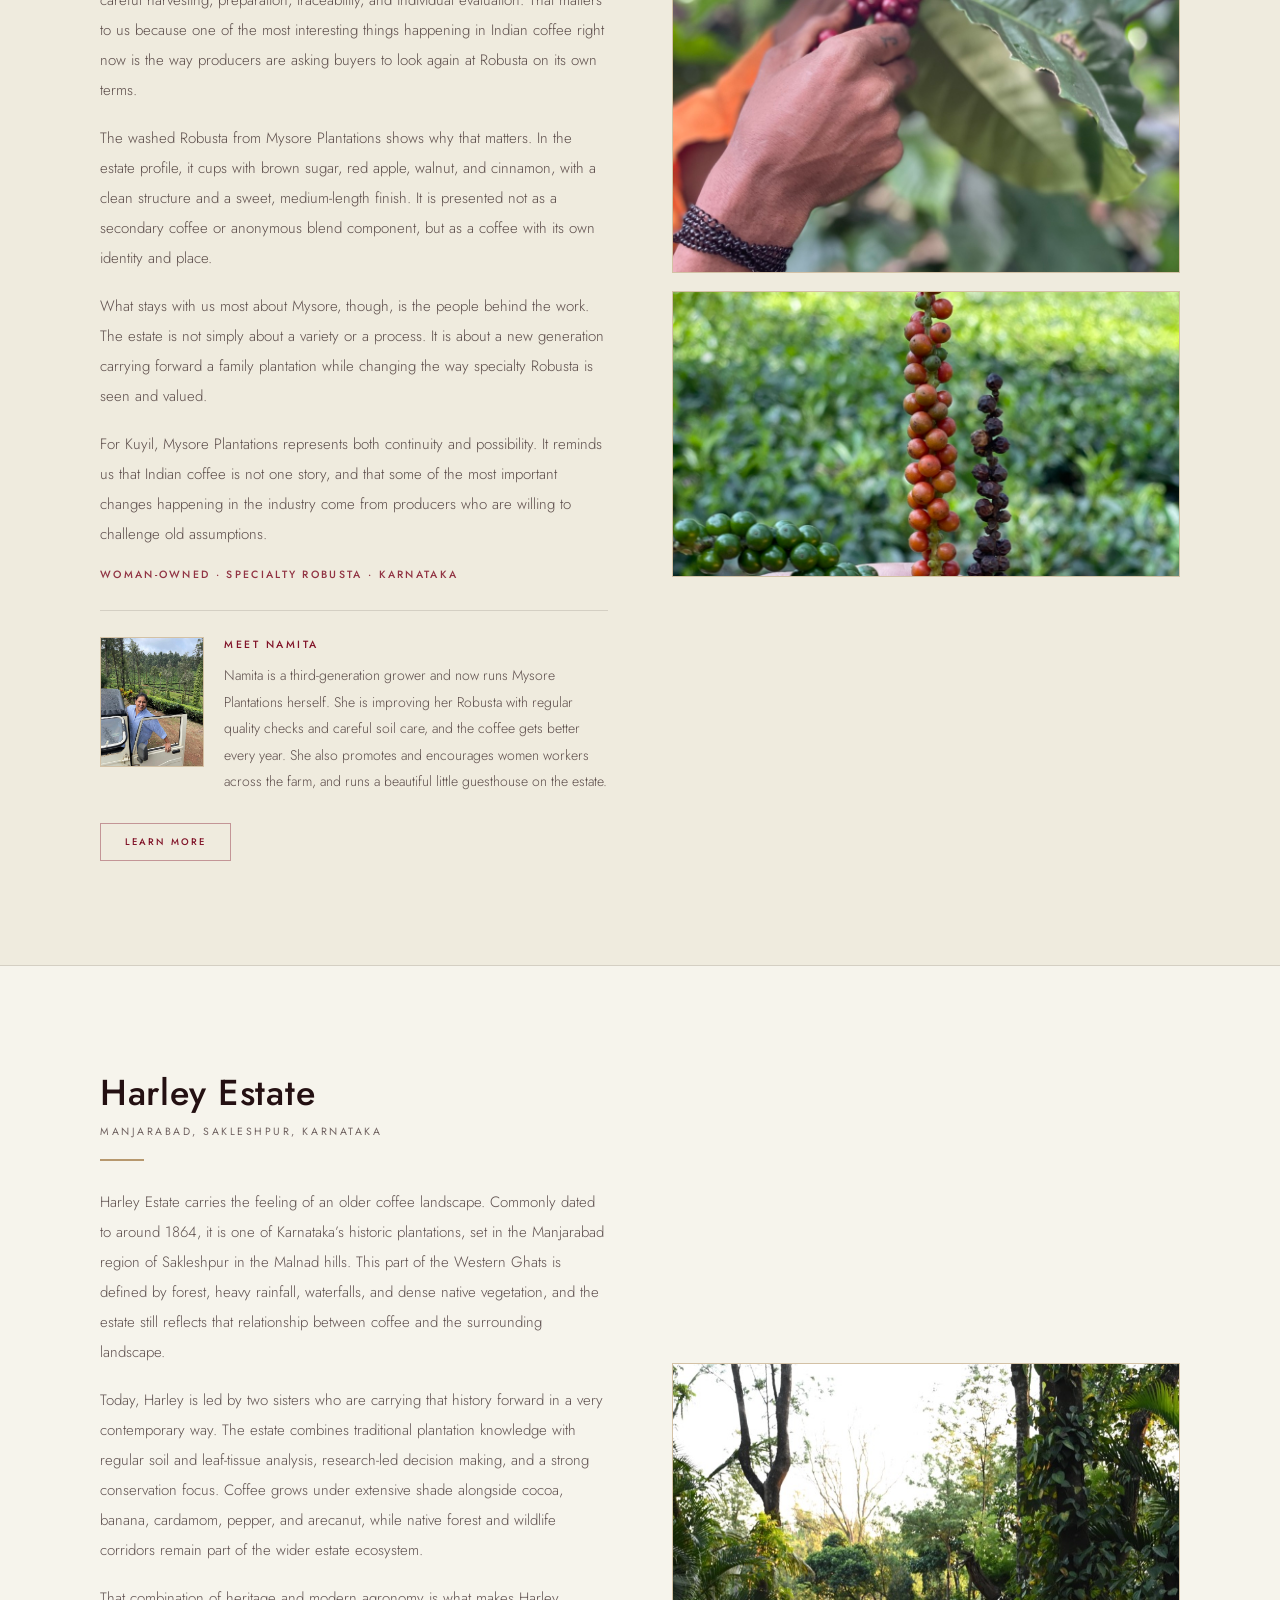
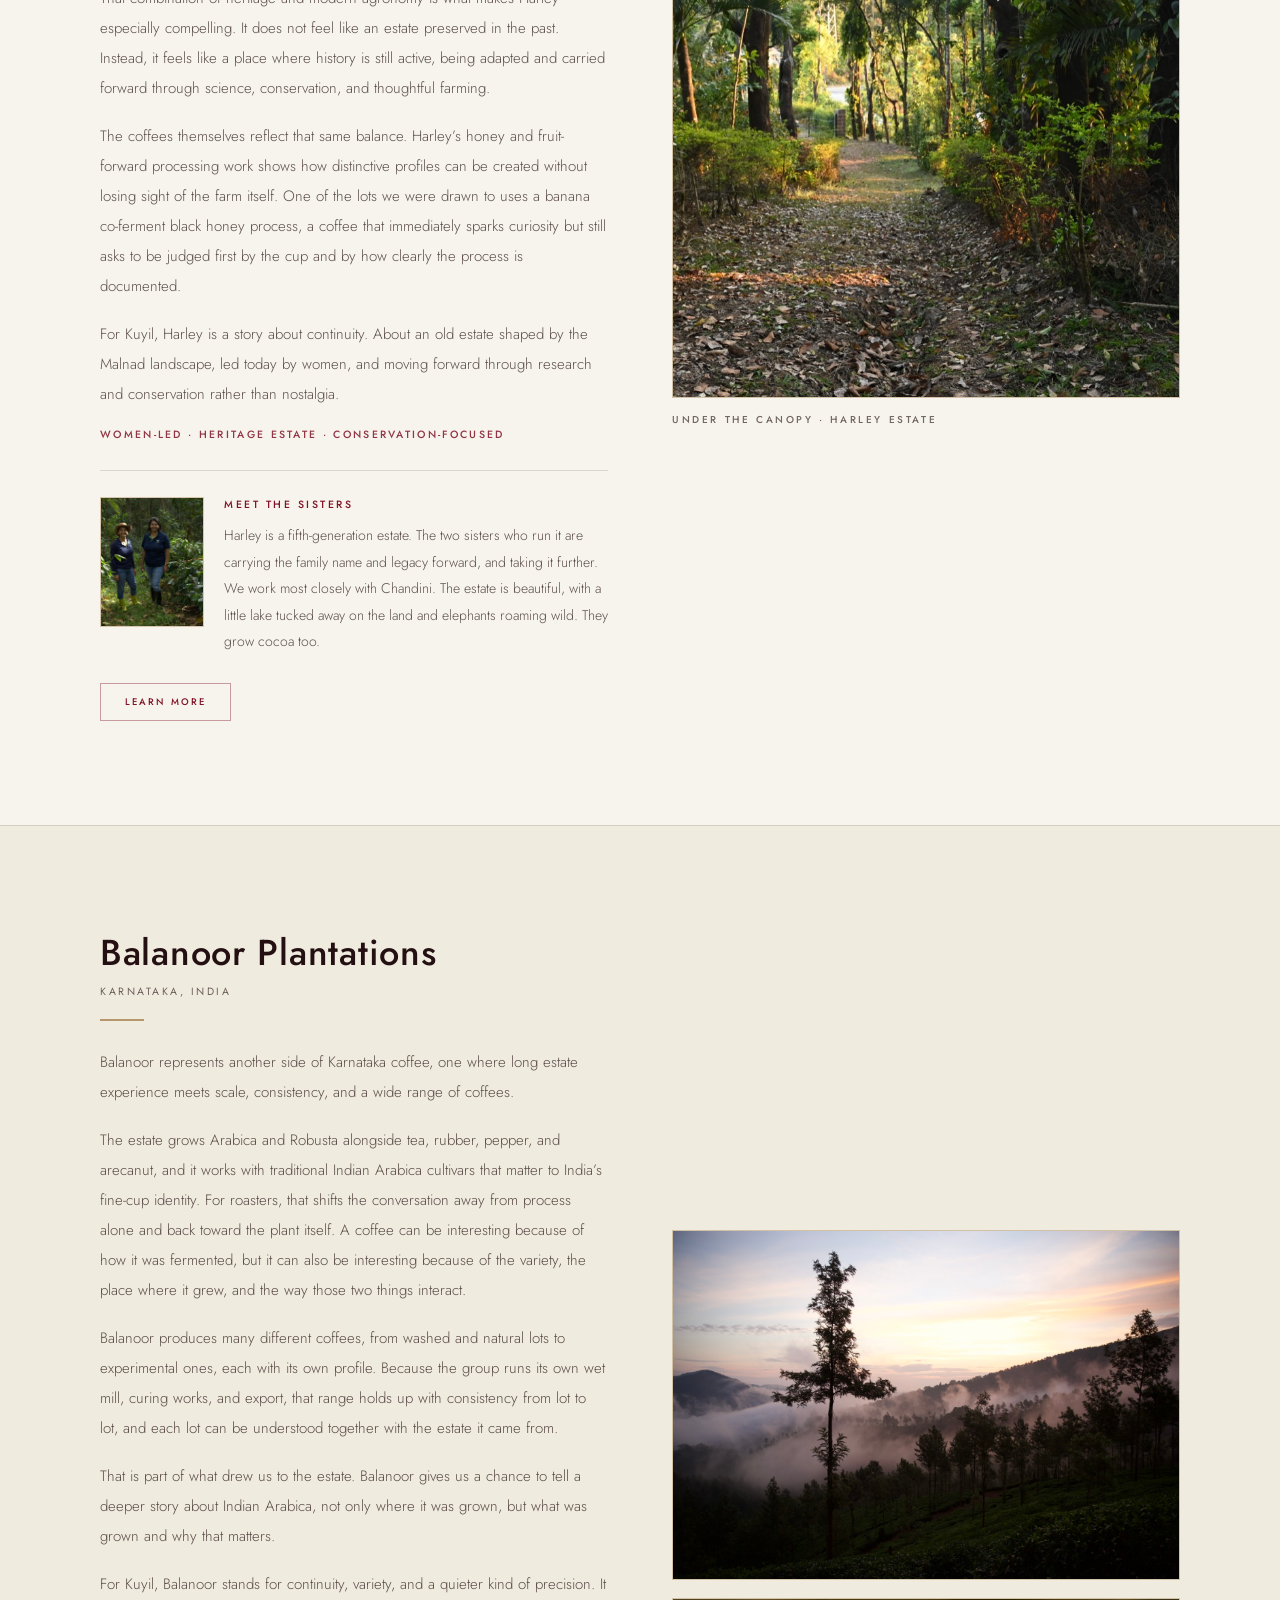
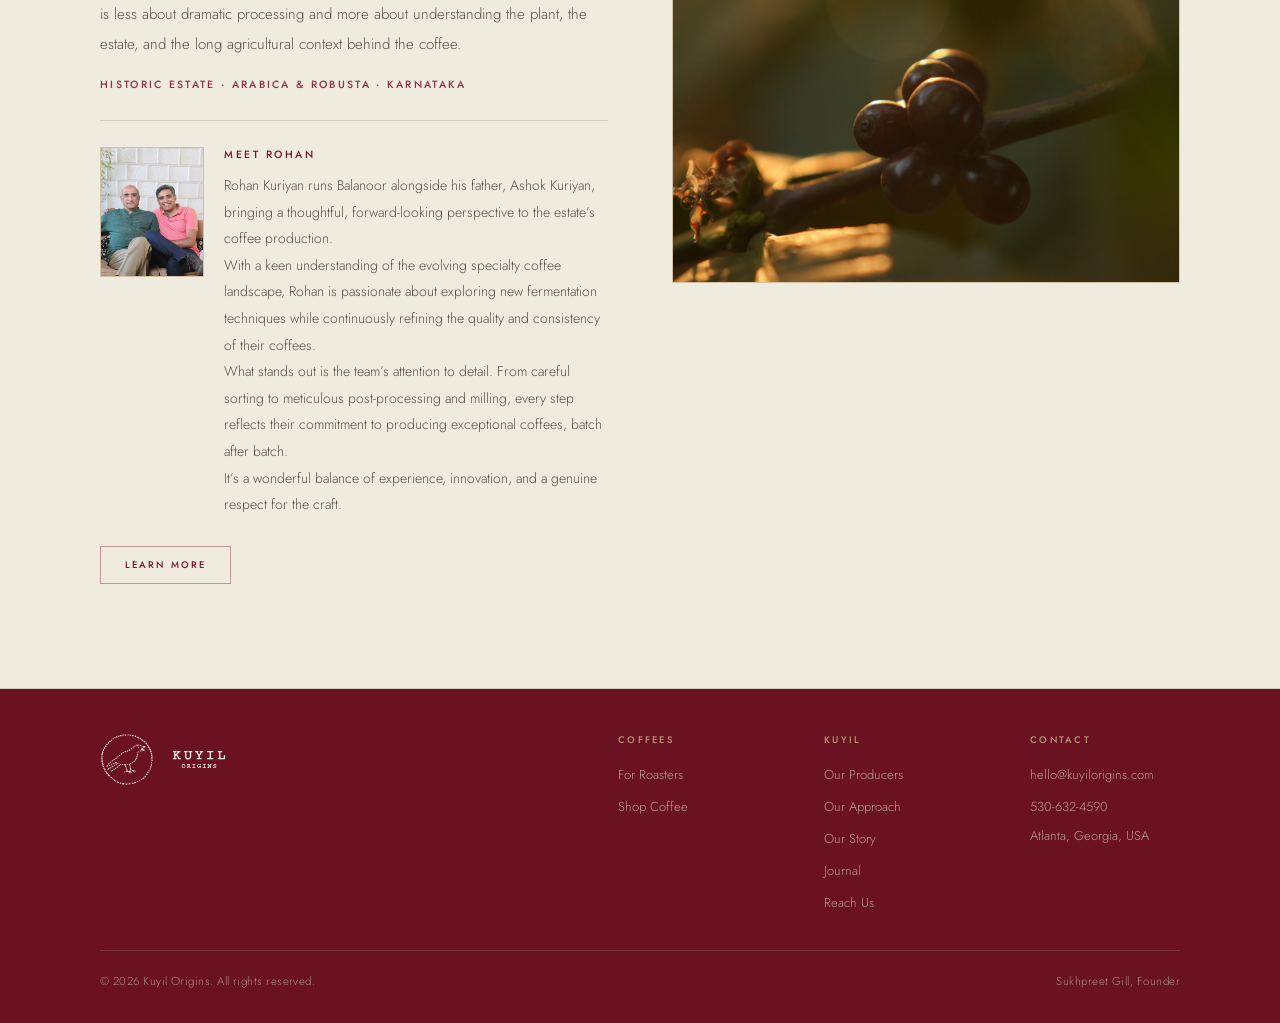
<file: producers.html>
<!DOCTYPE html>
<html lang="en">
<head>
<meta charset="UTF-8">
<meta name="viewport" content="width=device-width, initial-scale=1.0">
<title>Our Producers — Kuyil Origins</title>
<meta name="description" content="Meet the estates behind Kuyil Origins coffee — four growers in Karnataka, India, chosen through estate visits and direct conversations with the people who run them.">
<link rel="icon" href="assets/favicon.svg" type="image/svg+xml">
<meta property="og:title" content="Our Producers — Kuyil Origins">
<meta property="og:description" content="Meet the estates behind Kuyil Origins coffee — four growers in Karnataka, India.">
<meta property="og:type" content="website">
<meta property="og:url" content="https://kuyilorigins.com/producers.html">
<meta property="og:image" content="https://kuyilorigins.com/assets/harvest-team.jpg">
<link rel="preconnect" href="https://fonts.googleapis.com">
<link rel="preconnect" href="https://fonts.gstatic.com" crossorigin>
<link href="https://fonts.googleapis.com/css2?family=Jost:wght@300;400;500;600;700&family=Rokkitt:wght@400;500;600;700&display=swap" rel="stylesheet">
<link rel="stylesheet" href="kuyil.css">
</head>
<body>

<!-- ===== NAV ===== -->
<nav class="nav">
  <div class="nav-in">
    <a class="nav-brand" href="index.html">
      <span class="nb-logo">
        <span class="nb-maroon"><img src="assets/label-mark-maroon.svg" alt=""><img class="nb-word-light" src="assets/label-word-maroon.svg" alt="Kuyil Origins"></span>
        <span class="nb-lockup-light">
          <img src="assets/label-mark-cream.svg" alt="">
          <img class="nb-word-light" src="assets/label-word-cream.svg" alt="">
        </span>
      </span>
      <span class="nb-tag">Specialty Indian Coffee</span>
    </a>
    <ul class="nav-links">
      <li><a href="roasted.html">Shop Coffee</a></li>
      <li><a href="wholesale.html">For Roasters</a></li>
      <li><a class="on" href="producers.html">Our Producers</a></li>
      <li><a href="index.html#story">Our Story</a></li>
      <li><a href="journal/">Journal</a></li>
      <li class="nav-peek">
        <button class="nav-peek-toggle" aria-label="Open menu">
          <span></span><span></span><span></span>
        </button>
        <ul class="nav-peek-menu">
          <li><a href="roasted.html">Shop Coffee</a></li>
          <li><a href="wholesale.html">For Roasters</a></li>
          <li><a href="producers.html">Our Producers</a></li>
          <li><a href="index.html#story">Our Story</a></li>
          <li><a href="journal/">Journal</a></li>
        </ul>
      </li>
      <li><a class="nav-contact" href="#" onclick="openModal();return false;">Contact</a></li>
    </ul>
    <button class="nav-toggle" id="navToggle" aria-label="Menu" aria-expanded="false">
      <span></span><span></span><span></span>
    </button>
  </div>
</nav>

<!-- ===== HERO ===== -->
<section class="hero-photo">
  <div class="hp-frame">
    <img class="hp-slide is-active" fetchpriority="high" src="assets/producers-cherries-hero.jpg" alt="Two workers pouring sacks of ripe red coffee cherries beneath tall shade trees" style="object-position:50% 25%">
  </div>
  <div class="hp-cap">Freshly picked cherry</div>
</section>

<section class="sec sec-sm">
  <div class="sec-head" style="margin-bottom:0">
    <div class="eyebrow">The people behind the coffee</div>
    <h1 class="sr-only">The people behind the coffee.</h1>
    <p>Our current coffees come from four estates in Karnataka. We choose them through time
      spent at origin, estate visits, cuppings, and direct conversations with the people who
      grow and process the coffee.</p>
  </div>
</section>

<!-- ===== INTRO ===== -->
<section class="sec sec-alt">
  <div class="sec-head">
    <div class="eyebrow">Four estates. Four very different stories.</div>
    <p>Each estate approaches coffee in its own way. Some are pushing processing in new
      directions, some are rethinking what specialty Robusta can be, and others carry
      generations of farming knowledge into the present. What connects them is the care behind
      the coffee and the people making those decisions.</p>
    <div class="estate-jump">
      <a class="btn btn-sm" href="#ratnagiri">Ratnagiri Estate</a>
      <a class="btn btn-sm" href="#mysore">Mysore Plantations</a>
      <a class="btn btn-sm" href="#harley">Harley Estate</a>
      <a class="btn btn-sm" href="#balanoor">Balanoor Plantations</a>
    </div>
  </div>
</section>

<!-- ===== RATNAGIRI ESTATE ===== -->
<section id="ratnagiri" class="sec">
  <div class="split">
    <div class="split-txt">
      <h2>Ratnagiri Estate</h2>
      <div class="region">Karnataka, India</div>
      <div class="split-rule"></div>
      <p>Ratnagiri is one of the estates that shows just how far Indian specialty coffee has
        moved beyond broad regional labels. Its coffees are often defined by a close attention
        to processing, with fermentation, drying, and post-harvest decisions handled lot by lot
        rather than through one fixed formula.</p>
      <p>What makes the estate interesting is not experimentation for its own sake, but the
        discipline behind it. Carbonic environments, thermal steps, selected cultures, extended
        fermentation, and careful raised-bed drying can all play a role, but the process is only
        part of the story. The goal is still a coffee that is clean, expressive, and clearly
        connected to the place it came from.</p>
      <p>That balance is what drew us to Ratnagiri. There is curiosity here, but also control.
        Each lot asks a slightly different question, and the estate&rsquo;s work is built around
        learning from the answer.</p>
      <p>For Kuyil, Ratnagiri represents a side of Indian coffee that deserves more attention.
        It is thoughtful, technical, experimental, and still deeply rooted in origin. The
        coffees can be vivid and modern in their processing, but they remain part of a much
        older coffee landscape shaped by shade, monsoon weather, and generations of farming
        knowledge.</p>
      <div class="split-desc">Experimental Processing &middot; Arabica &middot; Karnataka</div>
      <div class="owner-note">
        <div class="fr"><img style="object-position:70% 50%" src="assets/ashok-patre.jpg" alt="Mr. Ashok Patre standing beside the stainless steel fermentation tanks at Ratnagiri Estate" loading="lazy" decoding="async"></div>
        <div>
          <div class="on-label">Meet Mr. Ashok Patre</div>
          <p>Mr. Ashok Patre is warm, generous, and by any fair account one of the pioneers of Indian specialty coffee. We could have listened to him for hours: how he first came to coffee, what drives him, and how he is always asking what to try next. He has been a great source of inspiration and support to us as we set up Kuyil.</p>
        </div>
      </div>
      <a class="btn btn-sm" href="ratnagiri.html">Learn more</a>
    </div>
    <figure class="figure split-img focus-low">
      <div class="fr"><img src="assets/care-fermentation.jpg"
        alt="A digital pH meter reading 4.46 held in a tank of fermenting coffee mucilage at Ratnagiri Estate" loading="lazy" decoding="async"></div>
      <figcaption>Fermentation, measured precisely &middot; Ratnagiri Estate</figcaption>
    </figure>
  </div>
</section>

<!-- ===== MYSORE PLANTATIONS ===== -->
<section id="mysore" class="sec sec-alt">
  <div class="split flip">
    <div class="split-txt">
      <h2>Mysore Plantations</h2>
      <div class="region">Karnataka, India</div>
      <div class="split-rule"></div>
      <p>Mysore Plantations offers a very different expression of Indian coffee. This is a
        third-generation family estate, now woman-owned and managed, with roughly 1,300 acres
        under plantation and a workforce that is predominantly women. Coffee grows here as part
        of a broader multi-crop system alongside tea, pepper, arecanut, and rubber.</p>
      <p>The estate&rsquo;s identity is closely tied to Robusta, but not in the way Robusta is
        often treated in conventional coffee trade. Here, it is approached as a coffee worthy
        of careful harvesting, preparation, traceability, and individual evaluation. That
        matters to us because one of the most interesting things happening in Indian coffee
        right now is the way producers are asking buyers to look again at Robusta on its own
        terms.</p>
      <p>The washed Robusta from Mysore Plantations shows why that matters. In the estate
        profile, it cups with brown sugar, red apple, walnut, and cinnamon, with a clean
        structure and a sweet, medium-length finish. It is presented not as a secondary coffee
        or anonymous blend component, but as a coffee with its own identity and place.</p>
      <p>What stays with us most about Mysore, though, is the people behind the work. The
        estate is not simply about a variety or a process. It is about a new generation
        carrying forward a family plantation while changing the way specialty Robusta is seen
        and valued.</p>
      <p>For Kuyil, Mysore Plantations represents both continuity and possibility. It reminds
        us that Indian coffee is not one story, and that some of the most important changes
        happening in the industry come from producers who are willing to challenge old
        assumptions.</p>
      <div class="split-desc">Woman-owned &middot; Specialty Robusta &middot; Karnataka</div>
      <div class="owner-note">
        <div class="fr"><img style="object-position:38% 42%" src="assets/namita-mysore.jpg" alt="Namita, owner of Mysore Plantations, smiling beside a jeep with tea and pepper hills behind her" loading="lazy" decoding="async"></div>
        <div>
          <div class="on-label">Meet Namita</div>
          <p>Namita is a third-generation grower and now runs Mysore Plantations herself. She is improving her Robusta with regular quality checks and careful soil care, and the coffee gets better every year. She also promotes and encourages women workers across the farm, and runs a beautiful little guesthouse on the estate.</p>
        </div>
      </div>
      <a class="btn btn-sm" href="mysore.html">Learn more</a>
    </div>
    <div class="split-img-stack">
      <figure class="figure">
        <div class="fr"><img src="assets/mysore-picking.jpg"
          alt="Hands picking a cluster of ripe red coffee cherries at Mysore Plantations" loading="lazy" decoding="async"></div>
      </figure>
      <figure class="figure">
        <div class="fr fr-sm"><img src="assets/mysore-multicrop.jpg"
          alt="A hand holding stems of green, red, and black pepper with tea planted between the shade trees at Mysore Plantations" loading="lazy" decoding="async"></div>
      </figure>
    </div>
  </div>
</section>

<!-- ===== HARLEY ESTATE ===== -->
<section id="harley" class="sec">
  <div class="split">
    <div class="split-txt">
      <h2>Harley Estate</h2>
      <div class="region">Manjarabad, Sakleshpur, Karnataka</div>
      <div class="split-rule"></div>
      <p>Harley Estate carries the feeling of an older coffee landscape. Commonly dated to
        around 1864, it is one of Karnataka&rsquo;s historic plantations, set in the Manjarabad
        region of Sakleshpur in the Malnad hills. This part of the Western Ghats is defined by
        forest, heavy rainfall, waterfalls, and dense native vegetation, and the estate still
        reflects that relationship between coffee and the surrounding landscape.</p>
      <p>Today, Harley is led by two sisters who are carrying that history forward in a very
        contemporary way. The estate combines traditional plantation knowledge with regular
        soil and leaf-tissue analysis, research-led decision making, and a strong conservation
        focus. Coffee grows under extensive shade alongside cocoa, banana, cardamom, pepper,
        and arecanut, while native forest and wildlife corridors remain part of the wider
        estate ecosystem.</p>
      <p>That combination of heritage and modern agronomy is what makes Harley especially
        compelling. It does not feel like an estate preserved in the past. Instead, it feels
        like a place where history is still active, being adapted and carried forward through
        science, conservation, and thoughtful farming.</p>
      <p>The coffees themselves reflect that same balance. Harley&rsquo;s honey and
        fruit-forward processing work shows how distinctive profiles can be created without
        losing sight of the farm itself. One of the lots we were drawn to uses a
        banana co-ferment black honey process, a coffee that immediately sparks curiosity but
        still asks to be judged first by the cup and by how clearly the process is
        documented.</p>
      <p>For Kuyil, Harley is a story about continuity. About an old estate shaped by the
        Malnad landscape, led today by women, and moving forward through research and
        conservation rather than nostalgia.</p>
      <div class="split-desc">Women-led &middot; Heritage Estate &middot; Conservation-focused</div>
      <div class="owner-note">
        <div class="fr"><img src="assets/harley-sisters.jpg" alt="The two sisters who run Harley Estate, smiling among coffee bushes and pepper vines" loading="lazy" decoding="async"></div>
        <div>
          <div class="on-label">Meet the sisters</div>
          <p>Harley is a fifth-generation estate. The two sisters who run it are carrying the family name and legacy forward, and taking it further. We work most closely with Chandini. The estate is beautiful, with a little lake tucked away on the land and elephants roaming wild. They grow cocoa too.</p>
        </div>
      </div>
      <a class="btn btn-sm" href="harley.html">Learn more</a>
    </div>
    <figure class="figure split-img focus-low">
      <div class="fr"><img src="assets/harley-estate-path.jpg"
        alt="A shaded path through tall areca palms and coffee at Harley Estate" loading="lazy" decoding="async"></div>
      <figcaption>Under the canopy &middot; Harley Estate</figcaption>
    </figure>
  </div>
</section>

<!-- ===== BALANOOR PLANTATIONS ===== -->
<section id="balanoor" class="sec sec-alt">
  <div class="split flip">
    <div class="split-txt">
      <h2>Balanoor Plantations</h2>
      <div class="region">Karnataka, India</div>
      <div class="split-rule"></div>
      <p>Balanoor represents another side of Karnataka coffee, one where long estate experience
        meets scale, consistency, and a wide range of coffees.</p>
      <p>The estate grows Arabica and Robusta alongside tea, rubber, pepper, and arecanut, and it
        works with traditional Indian Arabica cultivars that matter to India&rsquo;s fine-cup
        identity. For roasters, that shifts the conversation away from process alone and back
        toward the plant itself. A coffee can be interesting because of how it was fermented, but
        it can also be interesting because of the variety, the place where it grew, and the way
        those two things interact.</p>
      <p>Balanoor produces many different coffees, from washed and natural lots to experimental
        ones, each with its own profile. Because the group runs its own wet mill, curing works,
        and export, that range holds up with consistency from lot to lot, and each lot can be
        understood together with the estate it came from.</p>
      <p>That is part of what drew us to the estate. Balanoor gives us a chance to tell a
        deeper story about Indian Arabica, not only where it was grown, but what was grown and
        why that matters.</p>
      <p>For Kuyil, Balanoor stands for continuity, variety, and a quieter kind of precision.
        It is less about dramatic processing and more about understanding the plant, the
        estate, and the long agricultural context behind the coffee.</p>
      <div class="split-desc">Historic Estate &middot; Arabica &amp; Robusta &middot; Karnataka</div>
      <div class="owner-note">
        <div class="fr"><img style="object-position:50% 25%" src="assets/balanoor-owners.jpg" alt="Rohan and his father, who run Balanoor Plantations, seated together and smiling" loading="lazy" decoding="async"></div>
        <div>
          <div class="on-label">Meet Rohan</div>
          <p>Rohan Kuriyan runs Balanoor alongside his father, Ashok Kuriyan, bringing a thoughtful, forward-looking perspective to the estate&rsquo;s coffee production.</p>
          <p>With a keen understanding of the evolving specialty coffee landscape, Rohan is passionate about exploring new fermentation techniques while continuously refining the quality and consistency of their coffees.</p>
          <p>What stands out is the team&rsquo;s attention to detail. From careful sorting to meticulous post-processing and milling, every step reflects their commitment to producing exceptional coffees, batch after batch.</p>
          <p>It&rsquo;s a wonderful balance of experience, innovation, and a genuine respect for the craft.</p>
        </div>
      </div>
      <a class="btn btn-sm" href="balanoor.html">Learn more</a>
    </div>
    <div class="split-img-stack">
      <figure class="figure">
        <div class="fr"><img src="assets/balanoor-landscape.jpg"
          alt="Morning mist over the hills and a lone tree at Balanoor Plantations" loading="lazy" decoding="async"></div>
      </figure>
      <figure class="figure">
        <div class="fr fr-sm"><img src="assets/balanoor-cherries.jpg"
          alt="Dark ripe coffee cherries on the branch at Balanoor Plantations in low golden light" loading="lazy" decoding="async"></div>
      </figure>
    </div>
  </div>
</section>

<!-- ===== FOOTER ===== -->
<footer class="foot">
  <div class="foot-in">
    <div class="foot-top">
      <div class="lockup">
        <img src="assets/label-mark-cream.svg" alt="">
        <img class="foot-word" src="assets/label-word-cream.svg" alt="Kuyil Origins">
      </div>
      <div class="foot-cols">
        <div class="foot-col">
          <div class="fc-h">Coffees</div>
          <ul>
            <li><a href="wholesale.html">For Roasters</a></li>
            <li><a href="roasted.html">Shop Coffee</a></li>
          </ul>
        </div>
        <div class="foot-col">
          <div class="fc-h">Kuyil</div>
          <ul>
            <li><a href="producers.html">Our Producers</a></li>
            <li><a href="index.html#care">Our Approach</a></li>
            <li><a href="index.html#story">Our Story</a></li>
            <li><a href="journal/">Journal</a></li>
            <li><a href="contact.html">Reach Us</a></li>
          </ul>
        </div>
        <div class="foot-col">
          <div class="fc-h">Contact</div>
          <ul>
            <li><a href="mailto:hello@kuyilorigins.com">hello@kuyilorigins.com</a></li>
            <li><a href="tel:+15306324590">530-632-4590</a></li>
            <li class="fc-plain">Atlanta, Georgia, USA</li>
          </ul>
        </div>
      </div>
    </div>
    <div class="foot-bot">
      <div class="copy">© 2026 Kuyil Origins. All rights reserved.</div>
      <div class="foot-meta">Sukhpreet Gill, Founder</div>
    </div>
  </div>
</footer>

<!-- ===== MODAL ===== -->
<div class="ov" id="ov">
  <div class="modal">
    <button class="x" onclick="closeModal()" aria-label="Close">&times;</button>
    <div class="m-top">
      <h2>Get in Touch</h2>
      <p>Reach out for samples, inquiries,<br>or to start a conversation.</p>
    </div>
    <div class="m-body">
      <form id="ef" action="https://formspree.io/f/mlgayldn" method="POST">
        <div class="f-row">
          <div class="f"><label for="i-name">Name</label><input id="i-name" type="text" name="name" placeholder="Your name" required></div>
          <div class="f"><label for="i-co">Company / Roastery</label><input id="i-co" type="text" name="company" placeholder="Optional"></div>
        </div>
        <div class="f"><label for="i-email">Email</label><input id="i-email" type="email" name="email" placeholder="you@example.com" required></div>
        <div class="f"><label for="i-type">Inquiry type</label>
          <select id="i-type" name="enquiry_type" required>
            <option value="" disabled selected>Select one</option>
            <option>Wholesale green coffee</option>
            <option>Request a sample</option>
            <option>Roasted coffee</option>
            <option>Partnership / sourcing</option>
            <option>Educational cupping</option>
            <option>General question</option>
          </select>
        </div>
        <div class="f"><label for="i-msg">Message</label><textarea id="i-msg" name="message" placeholder="Tell us what you're looking for..."></textarea></div>
        <div class="sub-row">
          <span class="priv">We'll reply within 1&ndash;2 business days.</span>
          <button type="submit" class="send">Send Inquiry</button>
        </div>
      </form>
      <div class="ok" id="ok">
        <div class="ck"><svg width="21" height="21" viewBox="0 0 20 20" fill="none"><polyline points="4,10 8,14 16,6" stroke="#811429" stroke-width="1.8" stroke-linecap="round" stroke-linejoin="round"/></svg></div>
        <h3>Thank you</h3>
        <p>We've received your inquiry and will<br>be in touch shortly.</p>
      </div>
    </div>
  </div>
</div>

<script src="kuyil.js"></script>
</body>
</html>
</file>
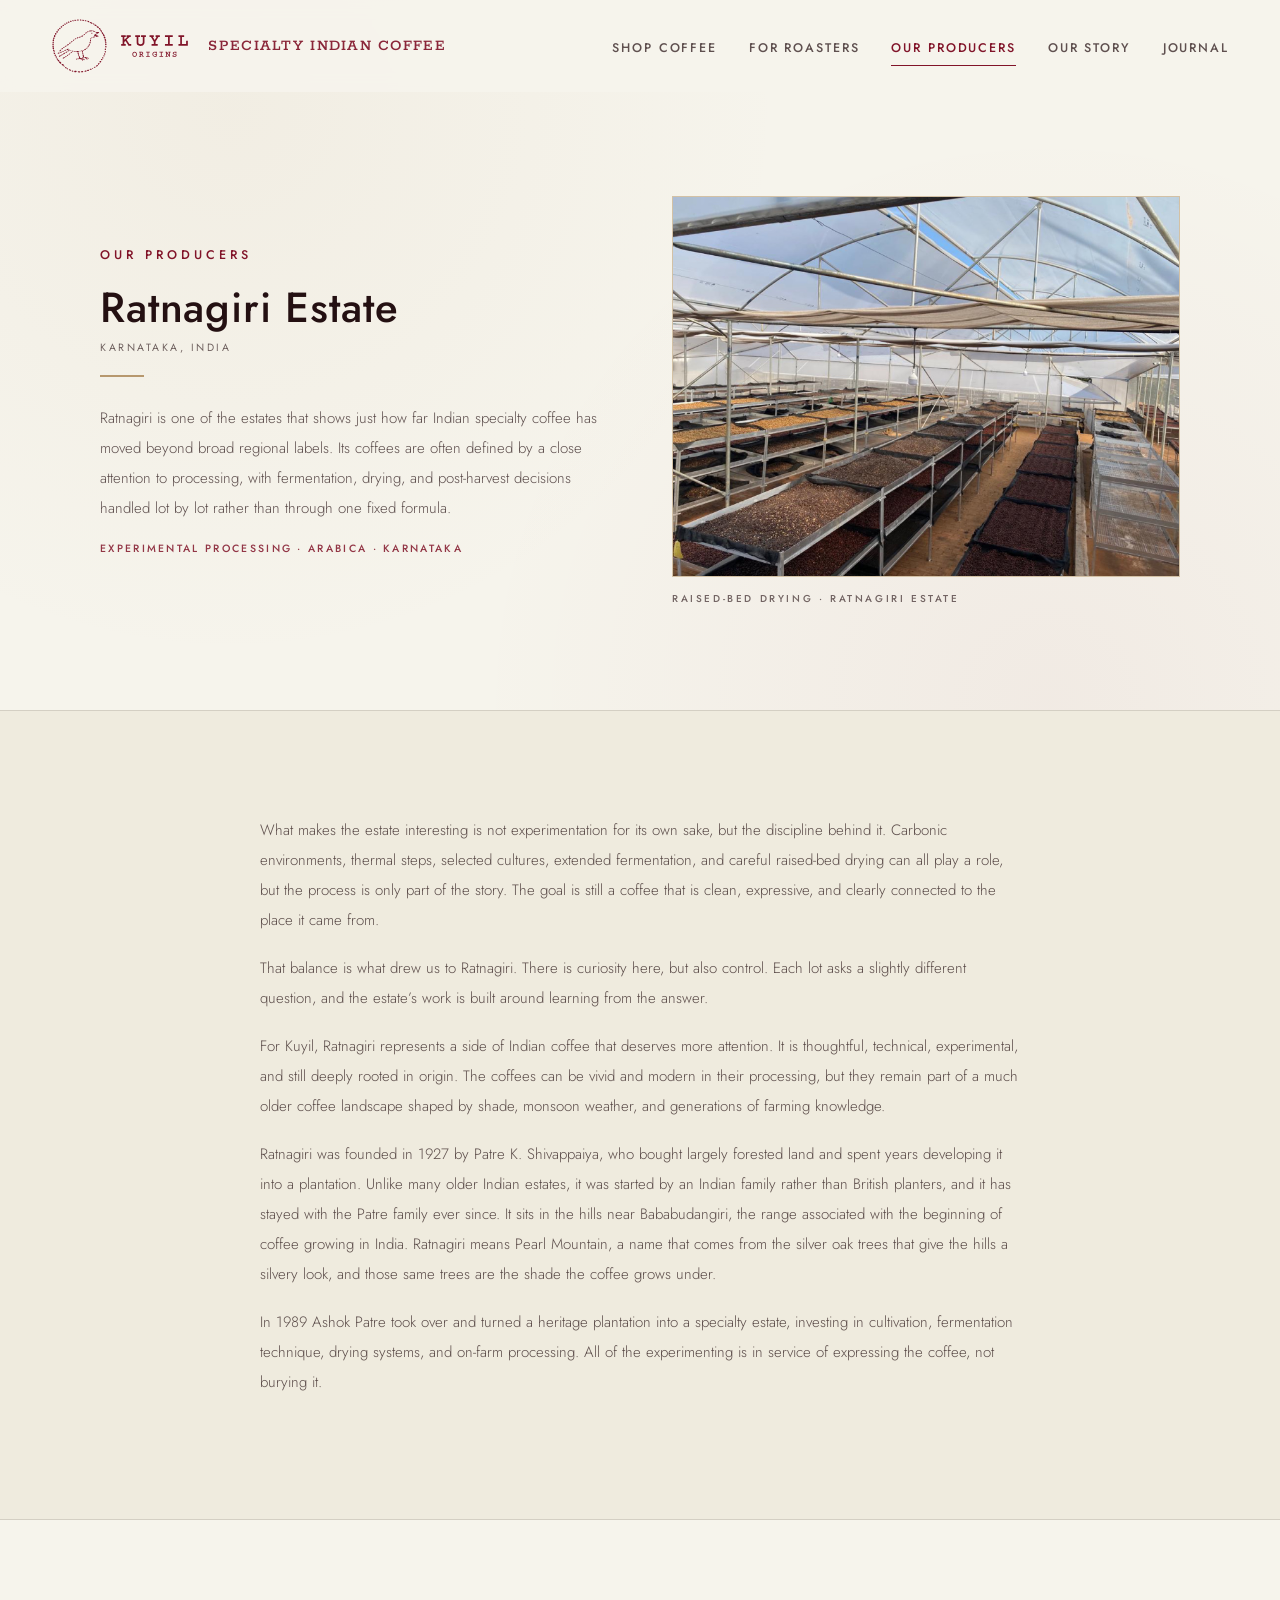
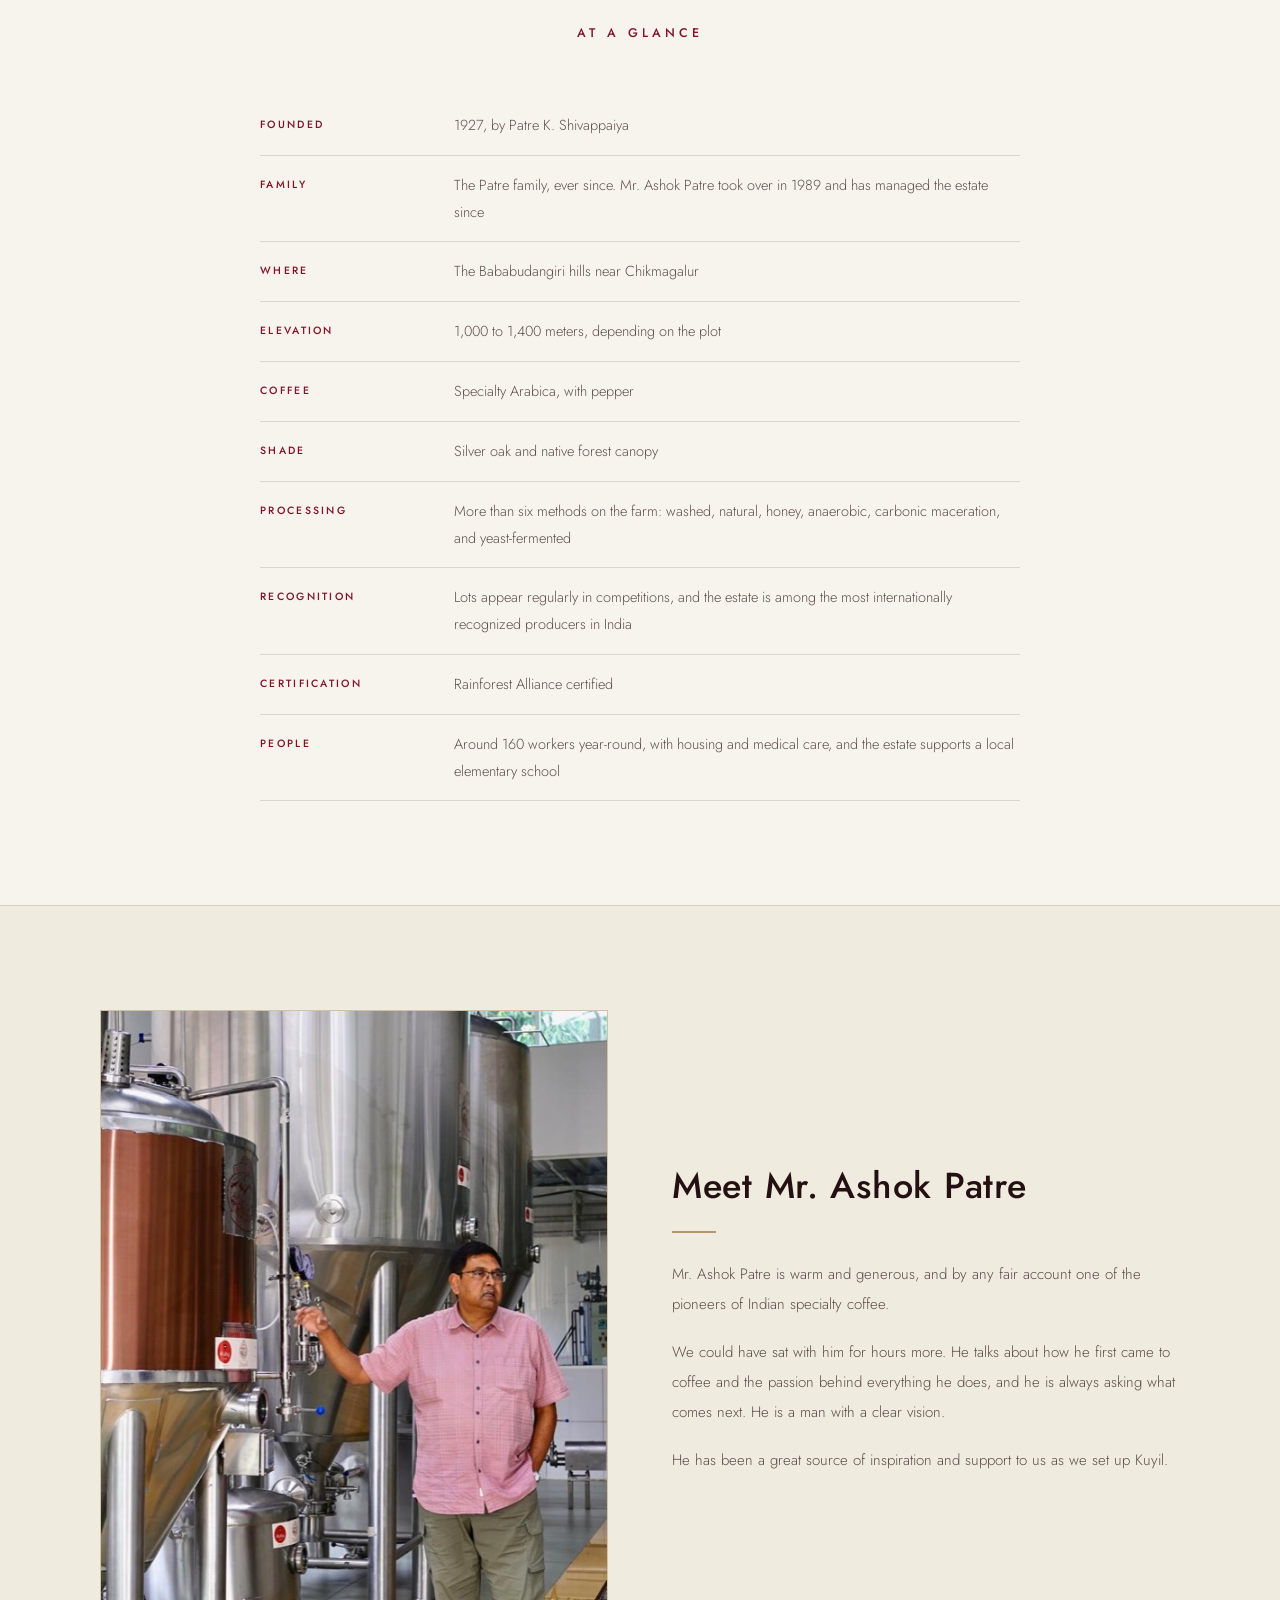
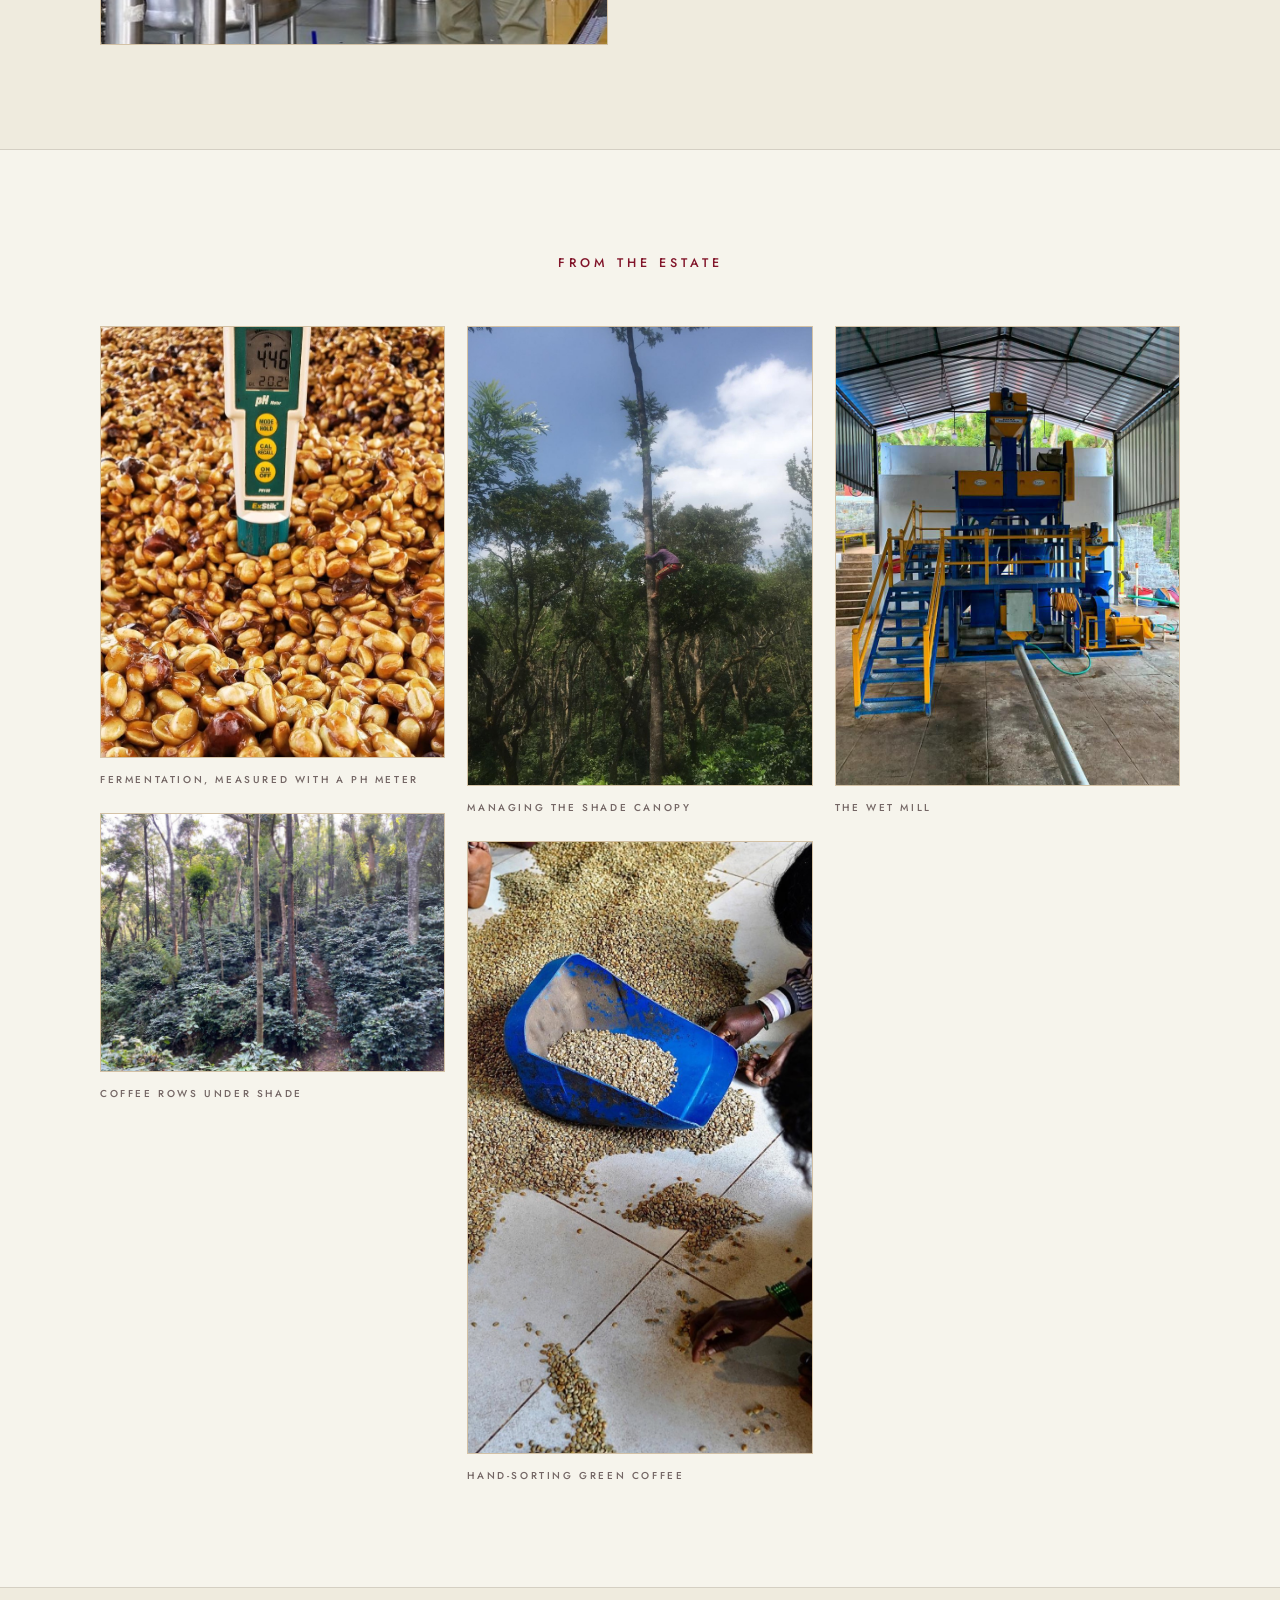
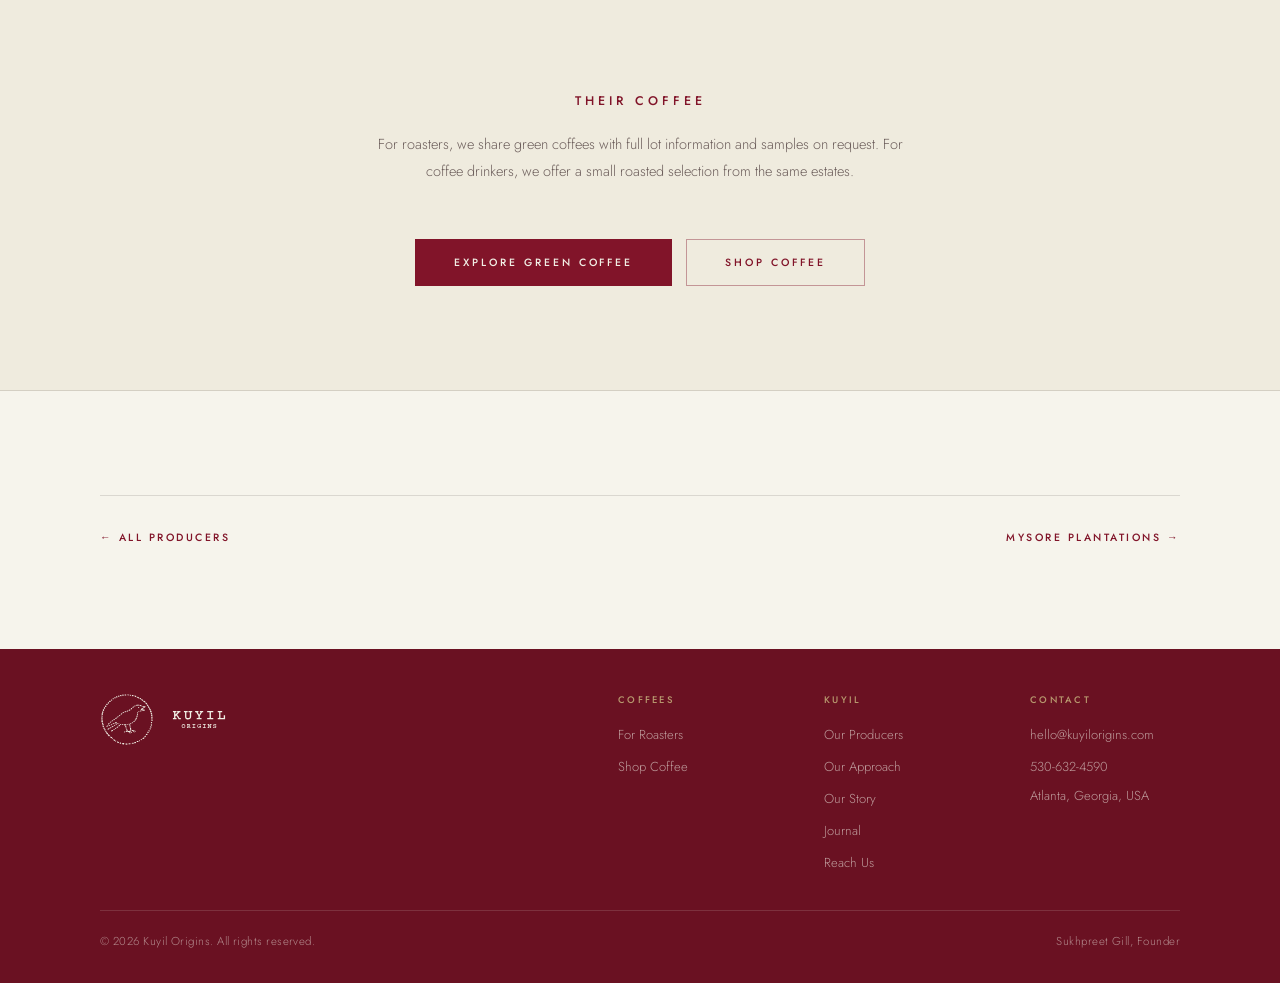
<file: ratnagiri.html>
<!DOCTYPE html>
<html lang="en">
<head>
<meta charset="UTF-8">
<meta name="viewport" content="width=device-width, initial-scale=1.0">
<title>Ratnagiri Estate — Kuyil Origins</title>
<meta name="description" content="Ratnagiri Estate in Karnataka: a highly detailed approach to processing, with fermentation, drying, and post-harvest decisions made lot by lot.">
<link rel="icon" href="assets/favicon.svg" type="image/svg+xml">
<meta property="og:title" content="Ratnagiri Estate — Kuyil Origins">
<meta property="og:description" content="Ratnagiri Estate in Karnataka: a highly detailed approach to processing, with fermentation, drying, and post-harvest decisions made lot by lot.">
<meta property="og:type" content="website">
<meta property="og:url" content="https://kuyilorigins.com/ratnagiri.html">
<meta property="og:image" content="https://kuyilorigins.com/assets/ratnagiri-drying-house.jpg">
<link rel="preconnect" href="https://fonts.googleapis.com">
<link rel="preconnect" href="https://fonts.gstatic.com" crossorigin>
<link href="https://fonts.googleapis.com/css2?family=Jost:wght@300;400;500;600;700&family=Rokkitt:wght@400;500;600;700&display=swap" rel="stylesheet">
<link rel="stylesheet" href="kuyil.css">
</head>
<body>

<!-- ===== NAV ===== -->
<nav class="nav">
  <div class="nav-in">
    <a class="nav-brand" href="index.html">
      <span class="nb-logo">
        <span class="nb-maroon"><img src="assets/label-mark-maroon.svg" alt=""><img class="nb-word-light" src="assets/label-word-maroon.svg" alt="Kuyil Origins"></span>
        <span class="nb-lockup-light">
          <img src="assets/label-mark-cream.svg" alt="">
          <img class="nb-word-light" src="assets/label-word-cream.svg" alt="">
        </span>
      </span>
      <span class="nb-tag">Specialty Indian Coffee</span>
    </a>
    <ul class="nav-links">
      <li><a href="roasted.html">Shop Coffee</a></li>
      <li><a href="wholesale.html">For Roasters</a></li>
      <li><a class="on" href="producers.html">Our Producers</a></li>
      <li><a href="index.html#story">Our Story</a></li>
      <li><a href="journal/">Journal</a></li>
      <li><a class="nav-contact" href="#" onclick="openModal();return false;">Contact</a></li>
    </ul>
    <button class="nav-toggle" id="navToggle" aria-label="Menu" aria-expanded="false">
      <span></span><span></span><span></span>
    </button>
  </div>
</nav>


<section class="sec">
  <div class="split">
    <div class="split-txt rise">
      <div class="eyebrow"><a href="producers.html" style="color:inherit;text-decoration:none">Our Producers</a></div>
      <h1>Ratnagiri Estate</h1>
      <div class="region">Karnataka, India</div>
      <div class="split-rule"></div>
      <p>Ratnagiri is one of the estates that shows just how far Indian specialty coffee has moved beyond broad regional labels. Its coffees are often defined by a close attention to processing, with fermentation, drying, and post-harvest decisions handled lot by lot rather than through one fixed formula.</p>
      <div class="split-desc">Experimental Processing &middot; Arabica &middot; Karnataka</div>
    </div>
    <figure class="figure split-img">
      <div class="fr" style="aspect-ratio:4/3"><img src="assets/ratnagiri-drying-house.jpg" alt="Raised drying beds inside the covered drying house at Ratnagiri Estate"></div>
      <figcaption>Raised-bed drying &middot; Ratnagiri Estate</figcaption>
    </figure>
  </div>
</section>

<section class="sec sec-alt">
  <div class="estate-copy">
    <p>What makes the estate interesting is not experimentation for its own sake, but the discipline behind it. Carbonic environments, thermal steps, selected cultures, extended fermentation, and careful raised-bed drying can all play a role, but the process is only part of the story. The goal is still a coffee that is clean, expressive, and clearly connected to the place it came from.</p>
    <p>That balance is what drew us to Ratnagiri. There is curiosity here, but also control. Each lot asks a slightly different question, and the estate&rsquo;s work is built around learning from the answer.</p>
    <p>For Kuyil, Ratnagiri represents a side of Indian coffee that deserves more attention. It is thoughtful, technical, experimental, and still deeply rooted in origin. The coffees can be vivid and modern in their processing, but they remain part of a much older coffee landscape shaped by shade, monsoon weather, and generations of farming knowledge.</p>
    <p>Ratnagiri was founded in 1927 by Patre K. Shivappaiya, who bought largely forested land and spent years developing it into a plantation. Unlike many older Indian estates, it was started by an Indian family rather than British planters, and it has stayed with the Patre family ever since. It sits in the hills near Bababudangiri, the range associated with the beginning of coffee growing in India. Ratnagiri means Pearl Mountain, a name that comes from the silver oak trees that give the hills a silvery look, and those same trees are the shade the coffee grows under.</p>
    <p>In 1989 Ashok Patre took over and turned a heritage plantation into a specialty estate, investing in cultivation, fermentation technique, drying systems, and on-farm processing. All of the experimenting is in service of expressing the coffee, not burying it.</p>
  </div>
</section>

<section class="sec">
  <div class="sec-head">
    <div class="eyebrow">At a Glance</div>
    <h2 class="sr-only">Ratnagiri Estate, in brief</h2>
  </div>
  <dl class="facts">
    <div><dt>Founded</dt><dd>1927, by Patre K. Shivappaiya</dd></div>
    <div><dt>Family</dt><dd>The Patre family, ever since. Mr. Ashok Patre took over in 1989 and has managed the estate since</dd></div>
    <div><dt>Where</dt><dd>The Bababudangiri hills near Chikmagalur</dd></div>
    <div><dt>Elevation</dt><dd>1,000 to 1,400 meters, depending on the plot</dd></div>
    <div><dt>Coffee</dt><dd>Specialty Arabica, with pepper</dd></div>
    <div><dt>Shade</dt><dd>Silver oak and native forest canopy</dd></div>
    <div><dt>Processing</dt><dd>More than six methods on the farm: washed, natural, honey, anaerobic, carbonic maceration, and yeast-fermented</dd></div>
    <div><dt>Recognition</dt><dd>Lots appear regularly in competitions, and the estate is among the most internationally recognized producers in India</dd></div>
    <div><dt>Certification</dt><dd>Rainforest Alliance certified</dd></div>
    <div><dt>People</dt><dd>Around 160 workers year-round, with housing and medical care, and the estate supports a local elementary school</dd></div>
  </dl>
</section>

<section class="sec sec-alt">
  <div class="split">
    <figure class="figure split-img">
      <div class="fr"><img style="object-position:70% 50%" src="assets/ashok-patre.jpg" alt="Mr. Ashok Patre standing beside the stainless steel fermentation tanks at Ratnagiri Estate" loading="lazy" decoding="async"></div>
    </figure>
    <div class="split-txt">
      <h2>Meet Mr. Ashok Patre</h2>
      <div class="split-rule"></div>
      <p>Mr. Ashok Patre is warm and generous, and by any fair account one of the pioneers of Indian specialty coffee.</p>
      <p>We could have sat with him for hours more. He talks about how he first came to coffee and the passion behind everything he does, and he is always asking what comes next. He is a man with a clear vision.</p>
      <p>He has been a great source of inspiration and support to us as we set up Kuyil.</p>
    </div>
  </div>
</section>

<section class="sec">
  <div class="sec-head">
    <div class="eyebrow">From the Estate</div>
    <h2 class="sr-only">Around Ratnagiri Estate</h2>
  </div>
  <div class="gallery">
    <figure class="figure">
      <div class="fr"><img src="assets/care-fermentation.jpg" alt="A digital pH meter reading 4.46 held in a tank of fermenting coffee at Ratnagiri Estate" loading="lazy"></div>
      <figcaption>Fermentation, measured with a pH meter</figcaption>
    </figure>
    <figure class="figure">
      <div class="fr"><img src="assets/ratnagiri-coffee-rows.jpg" alt="Rows of coffee bushes growing beneath tall shade trees on a hillside at Ratnagiri Estate" loading="lazy"></div>
      <figcaption>Coffee rows under shade</figcaption>
    </figure>
    <figure class="figure">
      <div class="fr"><img src="assets/ratnagiri-shade-pruning.jpg" alt="A worker high in a shade tree, managing the canopy over the coffee at Ratnagiri Estate" loading="lazy"></div>
      <figcaption>Managing the shade canopy</figcaption>
    </figure>
    <figure class="figure">
      <div class="fr"><img src="assets/ratnagiri-sorting.jpg" alt="Workers hand-sorting green coffee spread across the floor at Ratnagiri Estate" loading="lazy"></div>
      <figcaption>Hand-sorting green coffee</figcaption>
    </figure>
    <figure class="figure">
      <div class="fr"><img src="assets/wet-mill.jpg" alt="The estate's pulping and wet-milling equipment under a covered shed at Ratnagiri Estate" loading="lazy"></div>
      <figcaption>The wet mill</figcaption>
    </figure>
  </div>
</section>

<section class="sec sec-alt">
  <div class="sec-head">
    <div class="eyebrow">Their Coffee</div>
    <h2 class="sr-only">Find this estate in our coffees.</h2>
    <p>For roasters, we share green coffees with full lot information and samples on request. For coffee drinkers, we offer a small roasted selection from the same estates.</p>
  </div>
  <div class="estate-cta">
    <a class="btn btn-solid" href="wholesale.html">Explore Green Coffee</a>
    <a class="btn" href="roasted.html">Shop Coffee</a>
  </div>
</section>

<section class="sec">
  <div class="estate-nav">
    <a href="producers.html">&larr; All producers</a>
    <a href="mysore.html">Mysore Plantations &rarr;</a>
  </div>
</section>

<!-- ===== FOOTER ===== -->
<footer class="foot">
  <div class="foot-in">
    <div class="foot-top">
      <div class="lockup">
        <img src="assets/label-mark-cream.svg" alt="">
        <img class="foot-word" src="assets/label-word-cream.svg" alt="Kuyil Origins">
      </div>
      <div class="foot-cols">
        <div class="foot-col">
          <div class="fc-h">Coffees</div>
          <ul>
            <li><a href="wholesale.html">For Roasters</a></li>
            <li><a href="roasted.html">Shop Coffee</a></li>
          </ul>
        </div>
        <div class="foot-col">
          <div class="fc-h">Kuyil</div>
          <ul>
            <li><a href="producers.html">Our Producers</a></li>
            <li><a href="index.html#care">Our Approach</a></li>
            <li><a href="index.html#story">Our Story</a></li>
            <li><a href="journal/">Journal</a></li>
            <li><a href="contact.html">Reach Us</a></li>
          </ul>
        </div>
        <div class="foot-col">
          <div class="fc-h">Contact</div>
          <ul>
            <li><a href="mailto:hello@kuyilorigins.com">hello@kuyilorigins.com</a></li>
            <li><a href="tel:+15306324590">530-632-4590</a></li>
            <li class="fc-plain">Atlanta, Georgia, USA</li>
          </ul>
        </div>
      </div>
    </div>
    <div class="foot-bot">
      <div class="copy">© 2026 Kuyil Origins. All rights reserved.</div>
      <div class="foot-meta">Sukhpreet Gill, Founder</div>
    </div>
  </div>
</footer>

<!-- ===== MODAL ===== -->
<div class="ov" id="ov">
  <div class="modal">
    <button class="x" onclick="closeModal()" aria-label="Close">&times;</button>
    <div class="m-top">
      <h2>Get in Touch</h2>
      <p>Reach out for samples, inquiries,<br>or to start a conversation.</p>
    </div>
    <div class="m-body">
      <form id="ef" action="https://formspree.io/f/mlgayldn" method="POST">
        <div class="f-row">
          <div class="f"><label for="i-name">Name</label><input id="i-name" type="text" name="name" placeholder="Your name" required></div>
          <div class="f"><label for="i-co">Company / Roastery</label><input id="i-co" type="text" name="company" placeholder="Optional"></div>
        </div>
        <div class="f"><label for="i-email">Email</label><input id="i-email" type="email" name="email" placeholder="you@example.com" required></div>
        <div class="f"><label for="i-type">Inquiry type</label>
          <select id="i-type" name="enquiry_type" required>
            <option value="" disabled selected>Select one</option>
            <option>Wholesale green coffee</option>
            <option>Request a sample</option>
            <option>Roasted coffee</option>
            <option>Partnership / sourcing</option>
            <option>Educational cupping</option>
            <option>General question</option>
          </select>
        </div>
        <div class="f"><label for="i-msg">Message</label><textarea id="i-msg" name="message" placeholder="Tell us what you're looking for..."></textarea></div>
        <div class="sub-row">
          <span class="priv">We'll reply within 1&ndash;2 business days.</span>
          <button type="submit" class="send">Send Inquiry</button>
        </div>
      </form>
      <div class="ok" id="ok">
        <div class="ck"><svg width="21" height="21" viewBox="0 0 20 20" fill="none"><polyline points="4,10 8,14 16,6" stroke="#811429" stroke-width="1.8" stroke-linecap="round" stroke-linejoin="round"/></svg></div>
        <h3>Thank you</h3>
        <p>We've received your inquiry and will<br>be in touch shortly.</p>
      </div>
    </div>
  </div>
</div>

<script src="kuyil.js"></script>
</body>
</html>
</file>
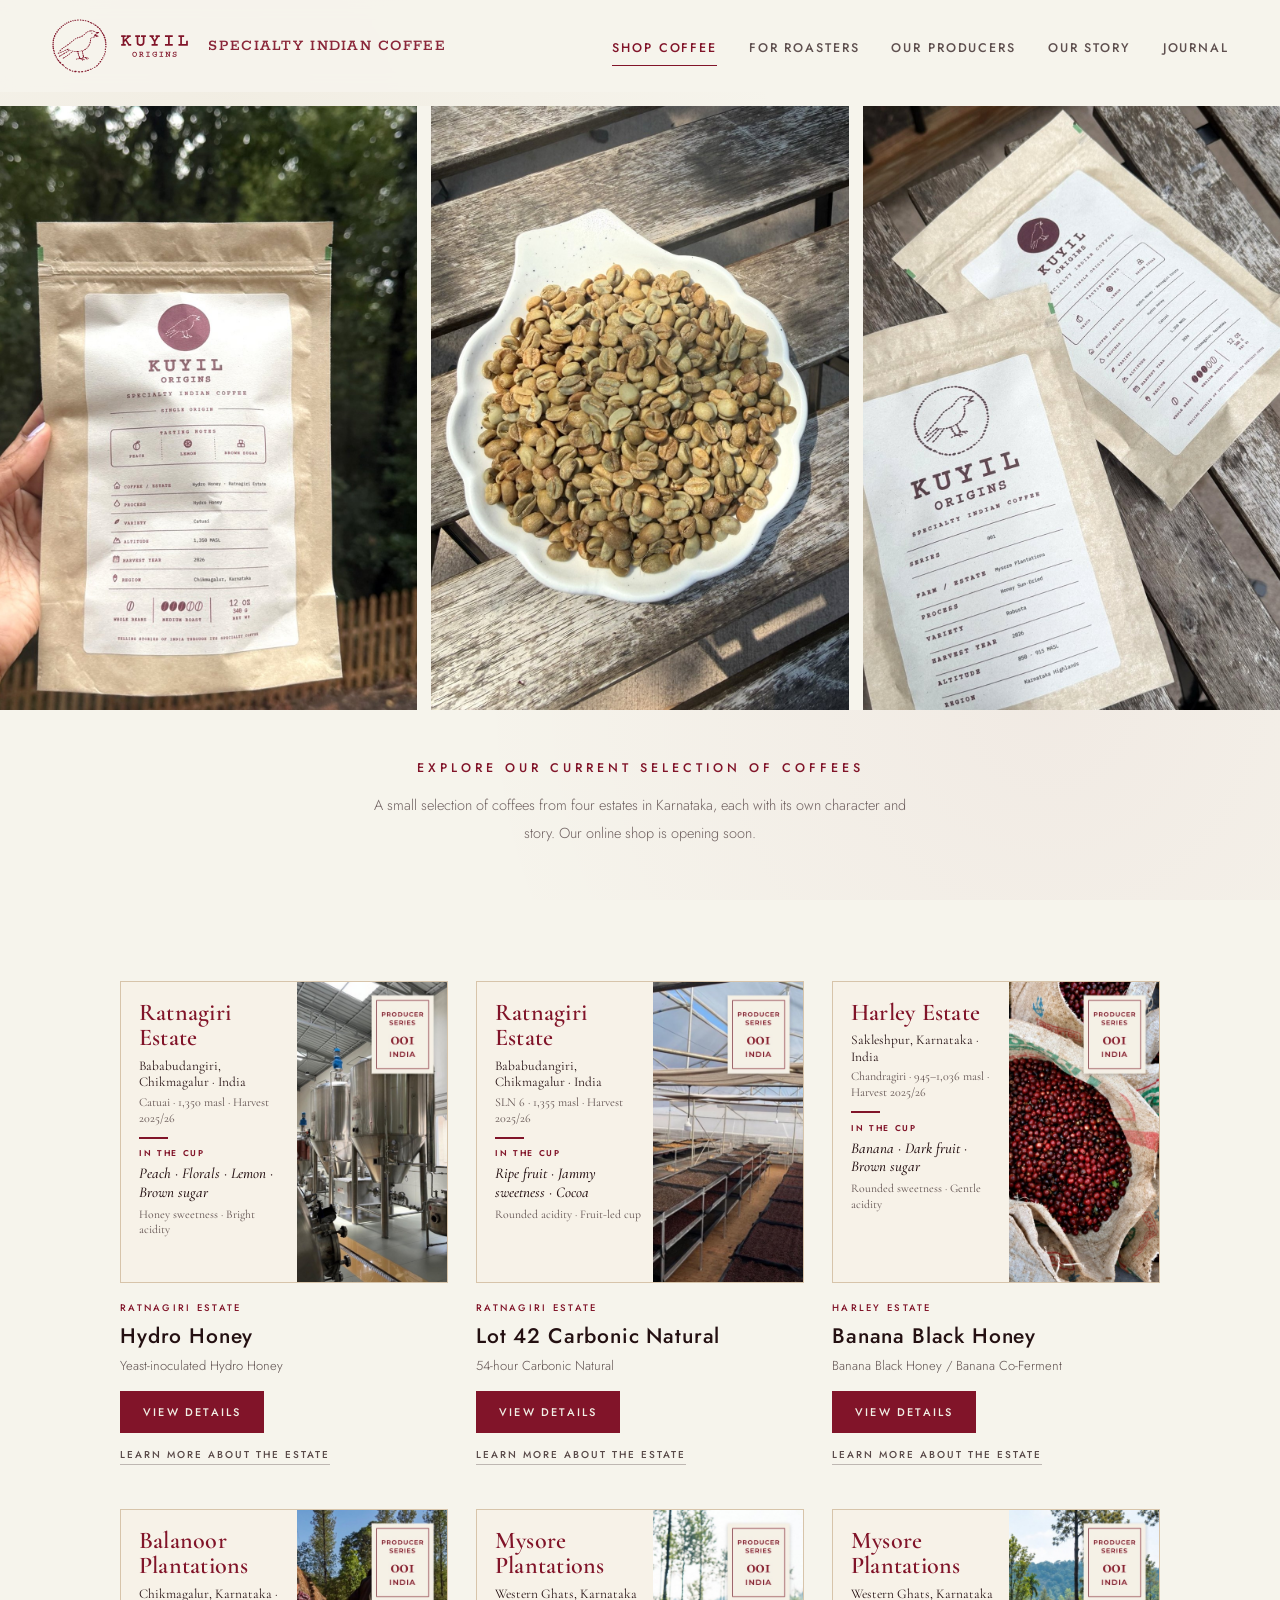
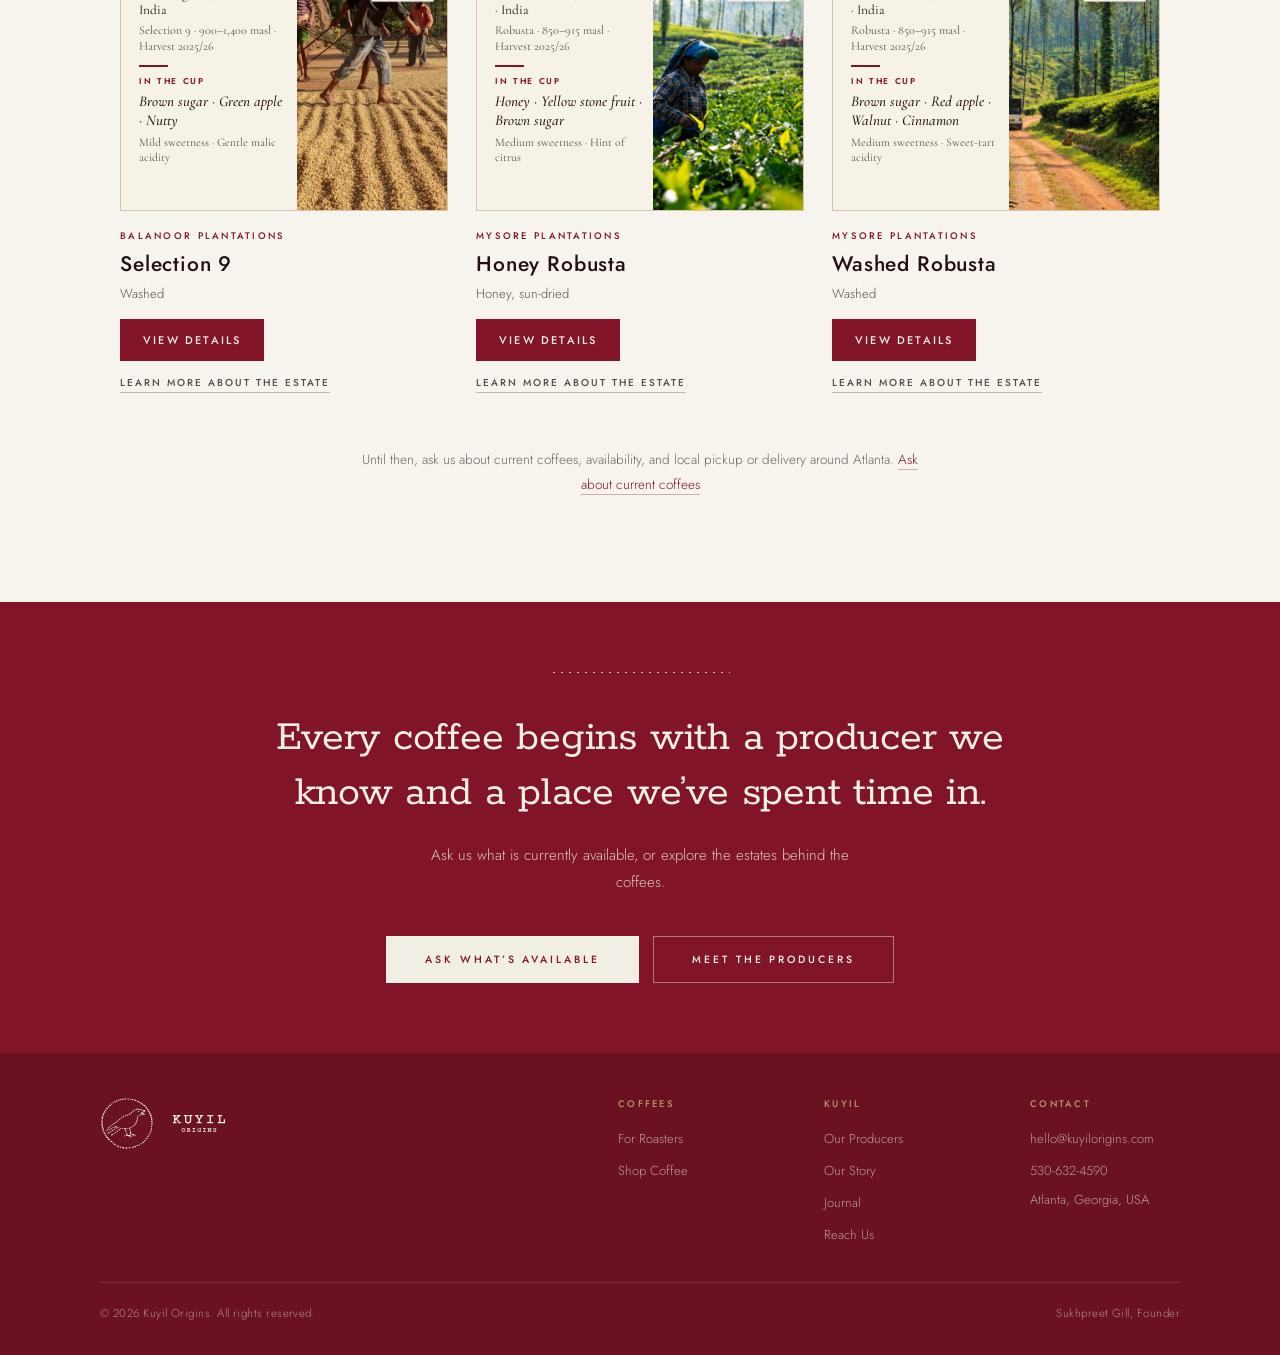
<file: roasted.html>
<!DOCTYPE html>
<html lang="en">
<head>
<meta charset="UTF-8">
<meta name="viewport" content="width=device-width, initial-scale=1.0">
<title>Shop Coffee — Kuyil Origins</title>
<meta name="description" content="A small rotating selection of coffees from the same estates we work with at origin, roasted in Atlanta and shared in a way that keeps the estate, process, and people behind each lot visible.">
<link rel="icon" href="assets/favicon.svg" type="image/svg+xml">
<meta property="og:title" content="Shop Coffee — Kuyil Origins">
<meta property="og:description" content="A small rotating selection of coffees from the same estates we work with at origin, roasted in Atlanta.">
<meta property="og:type" content="website">
<meta property="og:url" content="https://kuyilorigins.com/roasted.html">
<link rel="preconnect" href="https://fonts.googleapis.com">
<link rel="preconnect" href="https://fonts.gstatic.com" crossorigin>
<link href="https://fonts.googleapis.com/css2?family=Jost:wght@300;400;500;600;700&family=Rokkitt:wght@400;500;600;700&family=Cormorant+Garamond:ital,wght@0,500;0,600;1,500&display=swap" rel="stylesheet">
<link rel="stylesheet" href="kuyil.css">
</head>
<body>

<!-- ===== NAV ===== -->
<nav class="nav">
  <div class="nav-in">
    <a class="nav-brand" href="index.html">
      <span class="nb-logo">
        <span class="nb-maroon"><img src="assets/label-mark-maroon.svg" alt=""><img class="nb-word-light" src="assets/label-word-maroon.svg" alt="Kuyil Origins"></span>
        <span class="nb-lockup-light">
          <img src="assets/label-mark-cream.svg" alt="">
          <img class="nb-word-light" src="assets/label-word-cream.svg" alt="">
        </span>
      </span>
      <span class="nb-tag">Specialty Indian Coffee</span>
    </a>
    <ul class="nav-links">
      <li><a class="on" href="roasted.html">Shop Coffee</a></li>
      <li><a href="wholesale.html">For Roasters</a></li>
      <li><a href="producers.html">Our Producers</a></li>
      <li><a href="index.html#story">Our Story</a></li>
      <li><a href="journal/">Journal</a></li>
      <li class="nav-peek">
        <button class="nav-peek-toggle" aria-label="Open menu">
          <span></span><span></span><span></span>
        </button>
        <ul class="nav-peek-menu">
          <li><a href="roasted.html">Shop Coffee</a></li>
          <li><a href="wholesale.html">For Roasters</a></li>
          <li><a href="producers.html">Our Producers</a></li>
          <li><a href="index.html#story">Our Story</a></li>
          <li><a href="journal/">Journal</a></li>
        </ul>
      </li>
      <li><a class="nav-contact" href="#" onclick="openModal('Roasted coffee');return false;">Contact</a></li>
    </ul>
    <button class="nav-toggle" id="navToggle" aria-label="Menu" aria-expanded="false">
      <span></span><span></span><span></span>
    </button>
  </div>
</nav>

<!-- ===== FIRST SCREEN: photos + shop heading; the coffees come in as you scroll ===== -->
<div class="shop-first">
  <section class="hero-photo">
    <div class="hp-trip">
      <img fetchpriority="high" src="assets/shop-bag-hand.jpg" alt="A hand holding up a Kuyil Origins coffee bag in front of dark forest trees" style="object-position:50% 45%">
      <img src="assets/shop-green-beans.jpg" alt="Green coffee beans in a white shell-shaped dish on a weathered wooden table">
      <img src="assets/shop-sample-bags.jpg" alt="Two Kuyil Origins coffee bags with cream labels lying on a weathered wooden table">
    </div>
  </section>
  <div class="shop-head">
    <div class="eyebrow">Explore Our Current Selection of Coffees</div>
    <h2 class="sr-only">Our coffees, bag by bag</h2>
    <p>A small selection of coffees from four estates in Karnataka, each with its own character and story. Our online shop is opening soon.</p>
  </div>
</div>

<!-- ===== SHOP ===== -->
<section class="sec" id="shop">
  <div class="wrap">
    <div class="shop-grid" id="shopGrid"></div>
    <p class="shop-note">Until then, ask us about current coffees, availability, and local pickup or delivery around Atlanta.
      <a href="#" onclick="openModal('Roasted coffee');return false;">Ask about current coffees</a></p>
  </div>
</section>

<!-- ===== STATEMENT ===== -->
<section class="statement">
  <div class="statement-in">
    <div class="dots"></div>
    <blockquote>Every coffee begins with a producer we know and a place we&rsquo;ve spent
      time in.</blockquote>
    <p class="statement-sub">Ask us what is currently available, or explore the estates behind
      the coffees.</p>
    <div class="statement-actions">
      <a class="btn btn-cream" href="#" onclick="openModal('Roasted coffee');return false;">Ask What&rsquo;s Available</a>
      <a class="btn btn-inv" href="producers.html">Meet the Producers</a>
    </div>
  </div>
</section>

<!-- ===== FOOTER ===== -->
<footer class="foot">
  <div class="foot-in">
    <div class="foot-top">
      <div class="lockup">
        <img src="assets/label-mark-cream.svg" alt="">
        <img class="foot-word" src="assets/label-word-cream.svg" alt="Kuyil Origins">
      </div>
      <div class="foot-cols">
        <div class="foot-col">
          <div class="fc-h">Coffees</div>
          <ul>
            <li><a href="wholesale.html">For Roasters</a></li>
            <li><a href="roasted.html">Shop Coffee</a></li>
          </ul>
        </div>
        <div class="foot-col">
          <div class="fc-h">Kuyil</div>
          <ul>
            <li><a href="producers.html">Our Producers</a></li>
            <li><a href="index.html#story">Our Story</a></li>
            <li><a href="journal/">Journal</a></li>
            <li><a href="contact.html">Reach Us</a></li>
          </ul>
        </div>
        <div class="foot-col">
          <div class="fc-h">Contact</div>
          <ul>
            <li><a href="mailto:hello@kuyilorigins.com">hello@kuyilorigins.com</a></li>
            <li><a href="tel:+15306324590">530-632-4590</a></li>
            <li class="fc-plain">Atlanta, Georgia, USA</li>
          </ul>
        </div>
      </div>
    </div>
    <div class="foot-bot">
      <div class="copy">© 2026 Kuyil Origins. All rights reserved.</div>
      <div class="foot-meta">Sukhpreet Gill, Founder</div>
    </div>
  </div>
</footer>

<!-- ===== MODAL ===== -->
<div class="ov" id="ov">
  <div class="modal">
    <button class="x" onclick="closeModal()" aria-label="Close">&times;</button>
    <div class="m-top">
      <h2>Get in Touch</h2>
      <p>Tell us which coffee you'd like,<br>or ask us anything.</p>
    </div>
    <div class="m-body">
      <form id="ef" action="https://formspree.io/f/mlgayldn" method="POST">
        <div class="f-row">
          <div class="f"><label for="i-name">Name</label><input id="i-name" type="text" name="name" placeholder="Your name" required></div>
          <div class="f"><label for="i-co">Company / Roastery</label><input id="i-co" type="text" name="company" placeholder="Optional"></div>
        </div>
        <div class="f"><label for="i-email">Email</label><input id="i-email" type="email" name="email" placeholder="you@example.com" required></div>
        <div class="f"><label for="i-type">Inquiry type</label>
          <select id="i-type" name="enquiry_type" required>
            <option value="" disabled selected>Select one</option>
            <option>Roasted coffee</option>
            <option>Wholesale green coffee</option>
            <option>Request a sample</option>
            <option>Partnership / sourcing</option>
            <option>Educational cupping</option>
            <option>General question</option>
          </select>
        </div>
        <div class="f"><label for="i-msg">Message</label><textarea id="i-msg" name="message" placeholder="Which estate, and how much would you like?"></textarea></div>
        <div class="sub-row">
          <span class="priv">We'll reply within 1&ndash;2 business days.</span>
          <button type="submit" class="send">Send Inquiry</button>
        </div>
      </form>
      <div class="ok" id="ok">
        <div class="ck"><svg width="21" height="21" viewBox="0 0 20 20" fill="none"><polyline points="4,10 8,14 16,6" stroke="#811429" stroke-width="1.8" stroke-linecap="round" stroke-linejoin="round"/></svg></div>
        <h3>Thank you</h3>
        <p>We've received your inquiry and will<br>be in touch shortly.</p>
      </div>
    </div>
  </div>
</div>

<script src="kuyil.js"></script>
<script src="coffee-data.js"></script>
<script src="availability.js"></script>
<script src="coffee-explorer.js"></script>
<script src="shop.js"></script>
</body>
</html>
</file>
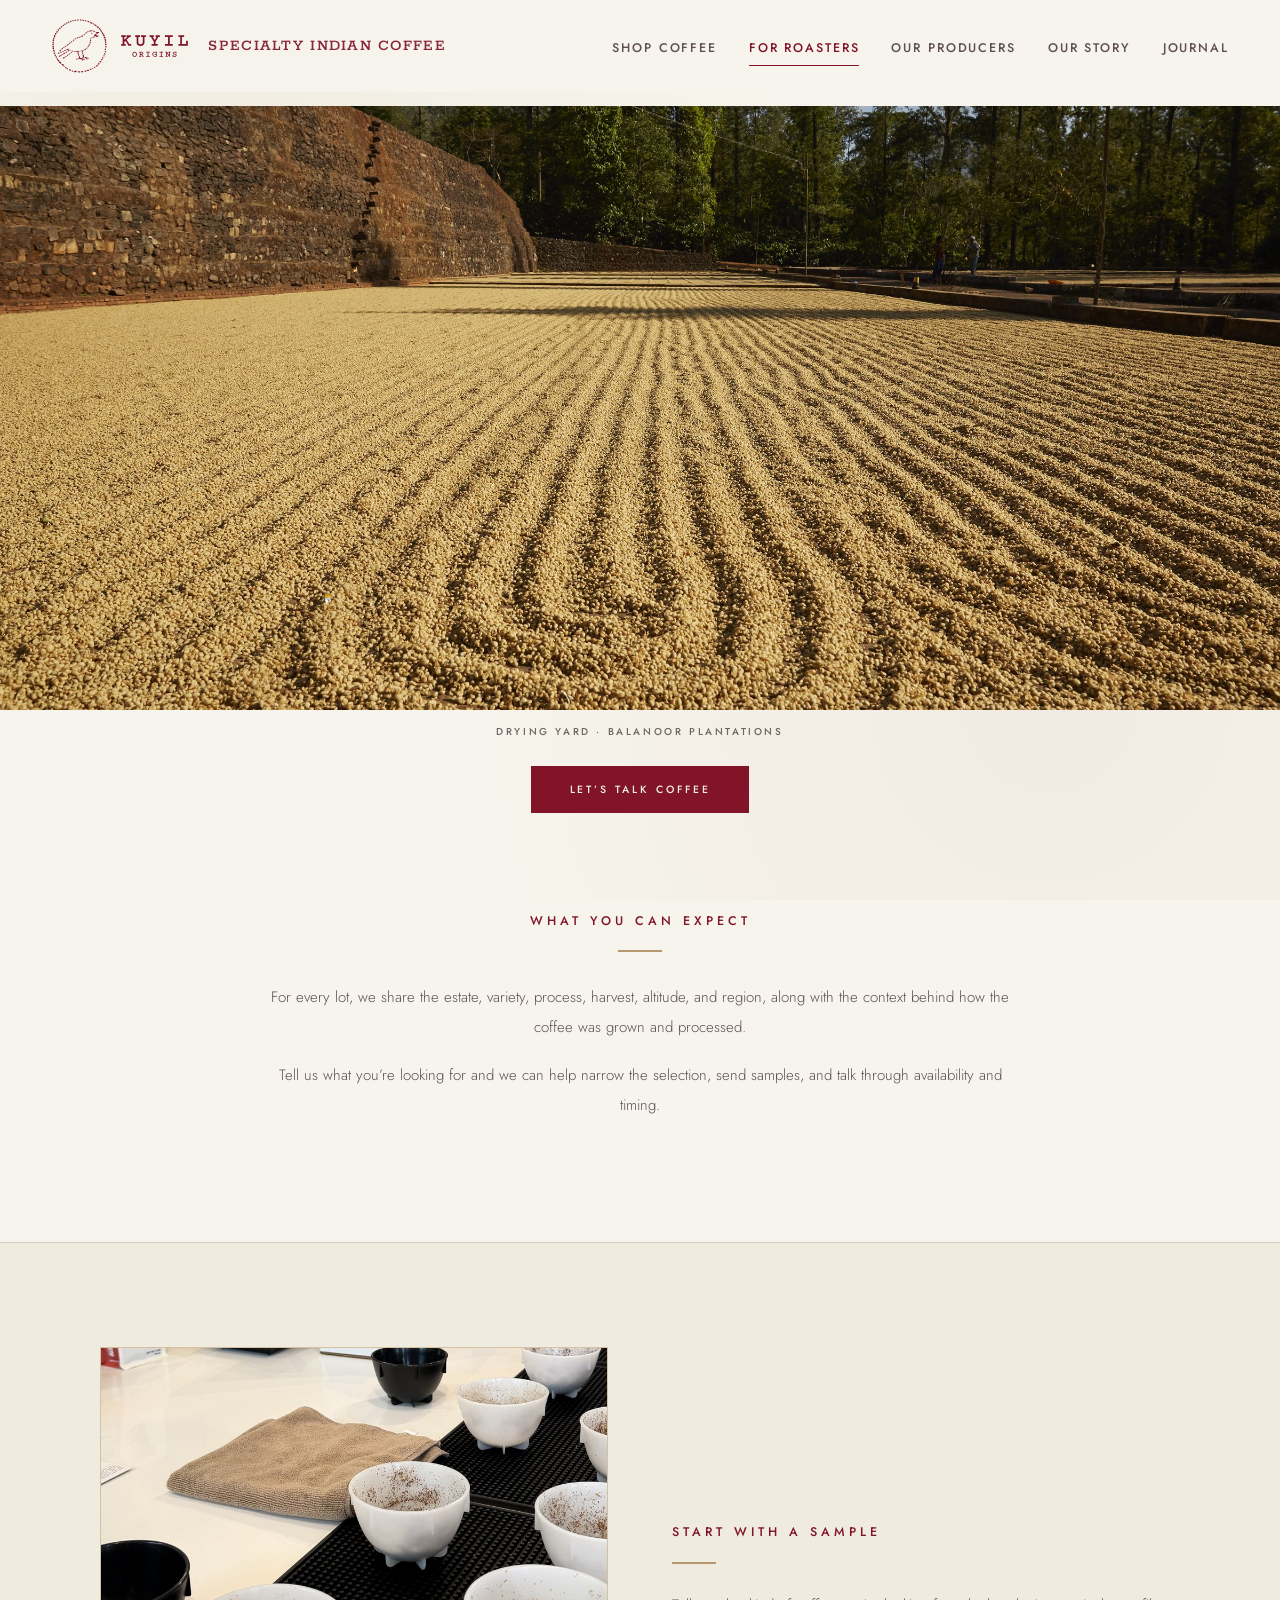
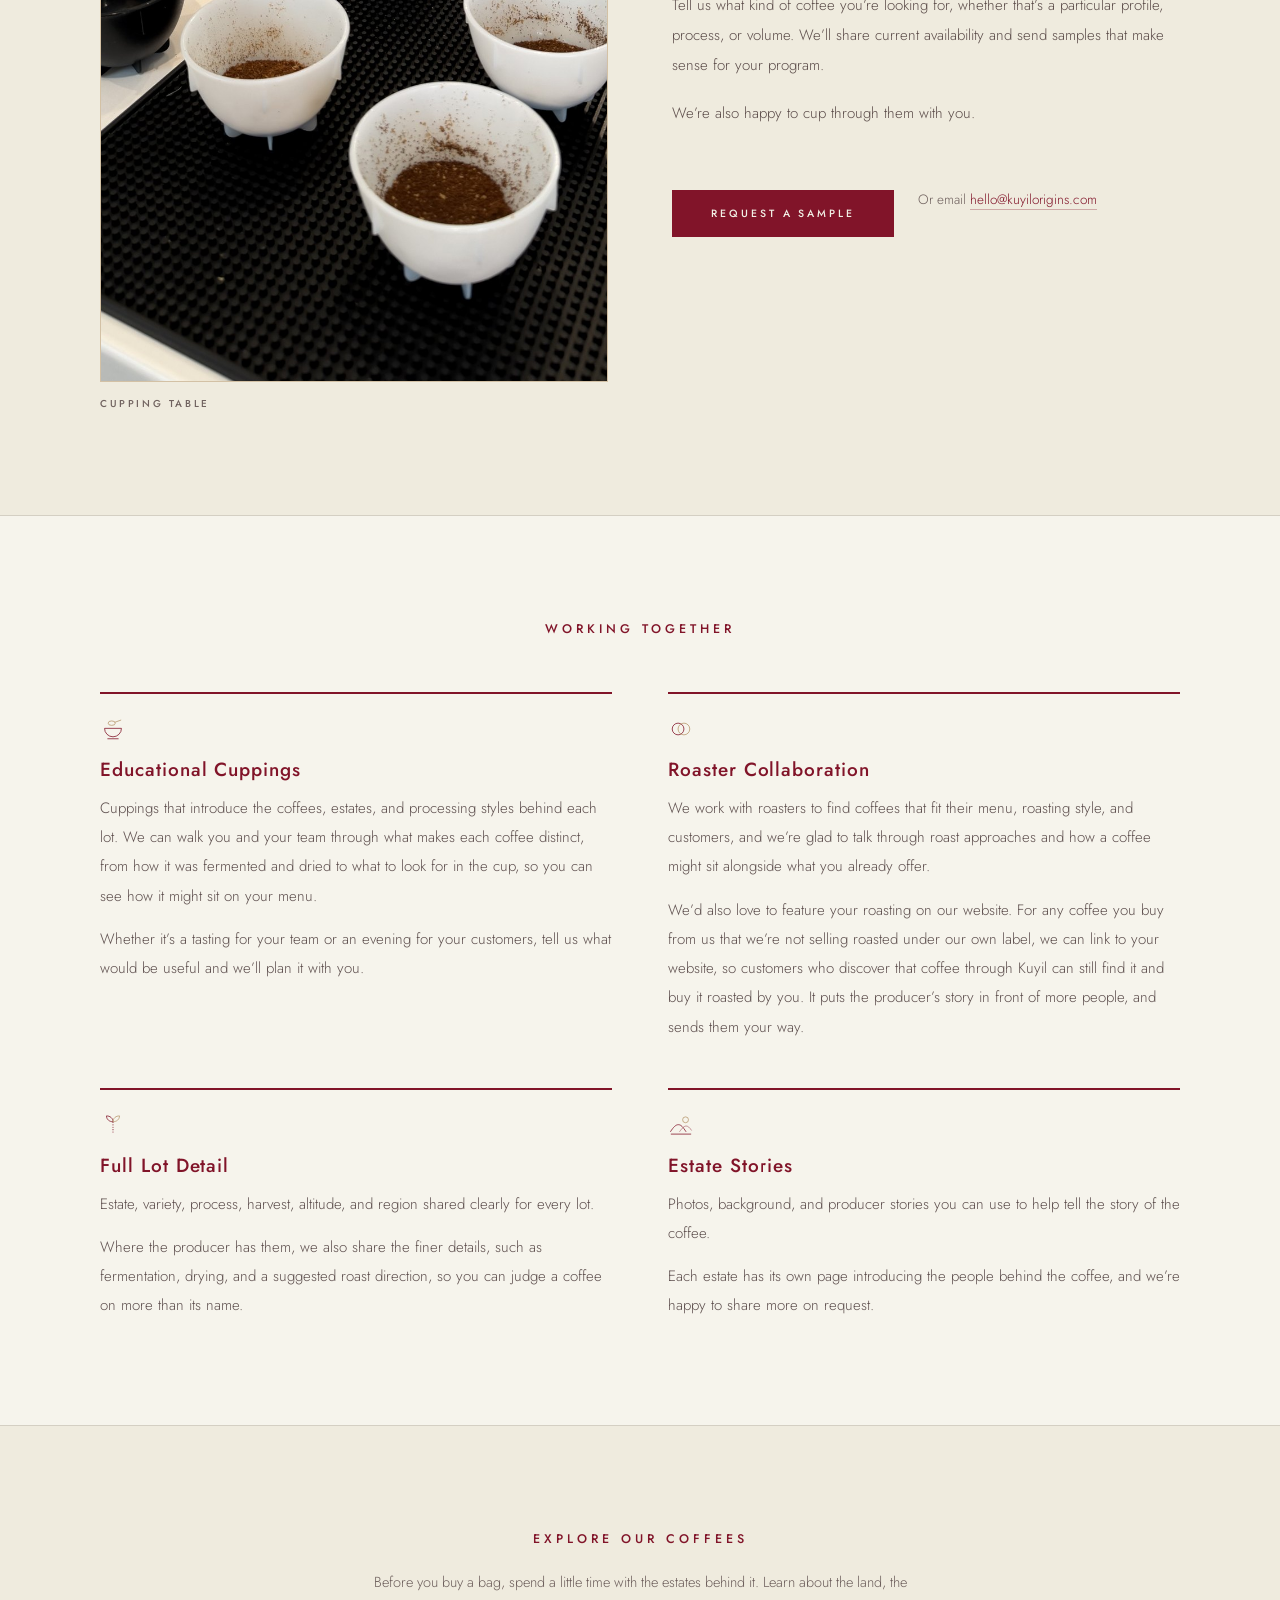
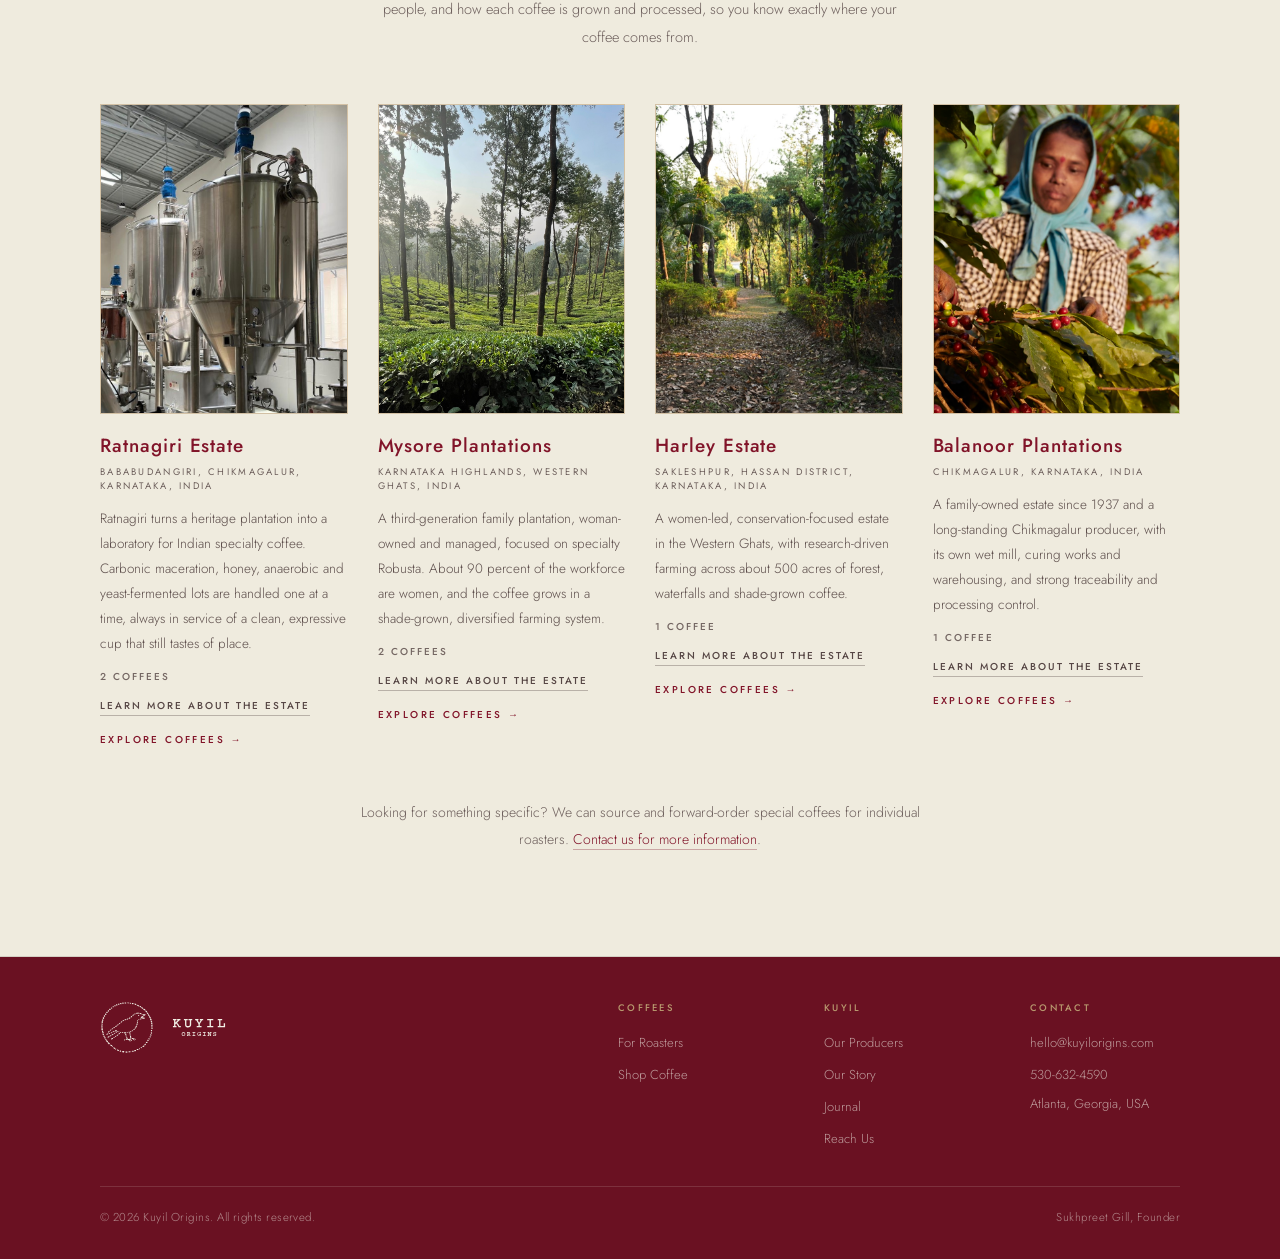
<file: wholesale.html>
<!DOCTYPE html>
<html lang="en">
<head>
<meta charset="UTF-8">
<meta name="viewport" content="width=device-width, initial-scale=1.0">
<title>Green Coffee — Kuyil Origins</title>
<meta name="description" content="We source a small selection of coffees from estates in Karnataka, chosen through time spent at origin and direct conversations with the people who grow them. Estate, variety, process, harvest, altitude, and region on every lot.">
<link rel="icon" href="assets/favicon.svg" type="image/svg+xml">
<meta property="og:title" content="Green Coffee — Kuyil Origins">
<meta property="og:description" content="A small selection of coffees from estates in Karnataka, with full lot detail and samples on request.">
<meta property="og:type" content="website">
<meta property="og:url" content="https://kuyilorigins.com/wholesale.html">
<link rel="preconnect" href="https://fonts.googleapis.com">
<link rel="preconnect" href="https://fonts.gstatic.com" crossorigin>
<link href="https://fonts.googleapis.com/css2?family=Jost:wght@300;400;500;600;700&family=Rokkitt:wght@400;500;600;700&display=swap" rel="stylesheet">
<link rel="stylesheet" href="kuyil.css">
</head>
<body>

<!-- ===== NAV ===== -->
<nav class="nav">
  <div class="nav-in">
    <a class="nav-brand" href="index.html">
      <span class="nb-logo">
        <span class="nb-maroon"><img src="assets/label-mark-maroon.svg" alt=""><img class="nb-word-light" src="assets/label-word-maroon.svg" alt="Kuyil Origins"></span>
        <span class="nb-lockup-light">
          <img src="assets/label-mark-cream.svg" alt="">
          <img class="nb-word-light" src="assets/label-word-cream.svg" alt="">
        </span>
      </span>
      <span class="nb-tag">Specialty Indian Coffee</span>
    </a>
    <ul class="nav-links">
      <li><a href="roasted.html">Shop Coffee</a></li>
      <li><a class="on" href="wholesale.html">For Roasters</a></li>
      <li><a href="producers.html">Our Producers</a></li>
      <li><a href="index.html#story">Our Story</a></li>
      <li><a href="journal/">Journal</a></li>
      <li class="nav-peek">
        <button class="nav-peek-toggle" aria-label="Open menu">
          <span></span><span></span><span></span>
        </button>
        <ul class="nav-peek-menu">
          <li><a href="roasted.html">Shop Coffee</a></li>
          <li><a href="wholesale.html">For Roasters</a></li>
          <li><a href="producers.html">Our Producers</a></li>
          <li><a href="index.html#story">Our Story</a></li>
          <li><a href="journal/">Journal</a></li>
        </ul>
      </li>
      <li><a class="nav-contact" href="#" onclick="openModal('Wholesale green coffee');return false;">Contact</a></li>
    </ul>
    <button class="nav-toggle" id="navToggle" aria-label="Menu" aria-expanded="false">
      <span></span><span></span><span></span>
    </button>
  </div>
</nav>

<!-- ===== HERO: one full-width photograph from the farm ===== -->
<section class="hero-photo">
  <h1 class="sr-only">Green coffee for specialty roasters</h1>
  <div class="hp-frame" id="hpStage">
      <img class="hp-slide is-active" fetchpriority="high" src="assets/balanoor-hero-1-drying-yard.jpg" alt="Coffee raked into long ridges on a vast drying yard beneath a stone retaining wall at Balanoor Plantations" data-cap="Drying yard &middot; Balanoor Plantations" style="object-position:50% 62%">
  </div>
  <div class="hp-cap" id="hpCap">Drying yard &middot; Balanoor Plantations</div>
  <div class="hp-actions"><a class="btn btn-solid" href="#" onclick="openModal('Wholesale green coffee');return false;">Let&rsquo;s Talk Coffee</a></div>
</section>

<!-- ===== WHAT YOU CAN EXPECT ===== -->
<section class="sec expect">
  <div class="expect-in">
    <div class="eyebrow">What You Can Expect</div>
    <div class="split-rule"></div>
    <p>For every lot, we share the estate, variety, process, harvest, altitude, and region,
      along with the context behind how the coffee was grown and processed.</p>
    <p>Tell us what you&rsquo;re looking for and we can help narrow the selection, send
      samples, and talk through availability and timing.</p>
  </div>
</section>

<!-- ===== SAMPLES ===== -->
<section class="sec sec-alt">
  <div class="split">
    <figure class="figure split-img">
      <div class="fr"><img src="assets/cupping-samples.jpg" style="object-position:48% 50%"
        alt="Rows of white cupping bowls holding ground coffee, set out on a black mat along a kitchen counter" loading="lazy" decoding="async"></div>
      <figcaption>Cupping table</figcaption>
    </figure>
    <div class="split-txt">
      <h2 class="eyebrow">Start with a sample</h2>
      <div class="split-rule"></div>
      <p>Tell us what kind of coffee you&rsquo;re looking for, whether that&rsquo;s a particular
        profile, process, or volume. We&rsquo;ll share current availability and send samples
        that make sense for your program.</p>
      <p>We&rsquo;re also happy to cup through them with you.</p>
      <div class="invite">
        <a class="btn btn-solid" href="#" onclick="openModal('Request a sample');return false;">Request a Sample</a>
        <span>Or email <a href="mailto:hello@kuyilorigins.com">hello@kuyilorigins.com</a></span>
      </div>
    </div>
  </div>
</section>

<!-- ===== WORKING TOGETHER ===== -->
<section class="sec">
  <div class="wrap">
    <div class="sec-head">
      <div class="eyebrow">Working Together</div>
      <h2 class="sr-only">How we work with roasters</h2>
    </div>
    <div class="e-grid e-grid-2">
      <div class="est">
        <svg viewBox="0 0 40 40" fill="none">
          <path d="M7 19h26a13 13 0 01-26 0z" stroke="#811429" stroke-width="1.2" stroke-linejoin="round"/>
          <ellipse cx="18" cy="11" rx="5.5" ry="3.4" stroke="#B7986E" stroke-width="1.2"/>
          <path d="M23 9.6l9-3.2" stroke="#B7986E" stroke-width="1.2" stroke-linecap="round"/>
          <path d="M12 35h16" stroke="#811429" stroke-width="1.2" stroke-linecap="round"/>
        </svg>
        <h3>Educational Cuppings</h3>
        <p>Cuppings that introduce the coffees, estates, and processing styles behind each lot.
          We can walk you and your team through what makes each coffee distinct, from how it was
          fermented and dried to what to look for in the cup, so you can see how it might sit on
          your menu.</p>
        <p>Whether it&rsquo;s a tasting for your team or an evening for your customers, tell us what
          would be useful and we&rsquo;ll plan it with you.</p>
      </div>
      <div class="est">
        <svg viewBox="0 0 40 40" fill="none">
          <circle cx="15.5" cy="20" r="9" stroke="#811429" stroke-width="1.2"/>
          <circle cx="24.5" cy="20" r="9" stroke="#B7986E" stroke-width="1.2"/>
        </svg>
        <h3>Roaster Collaboration</h3>
        <p>We work with roasters to find coffees that fit their menu, roasting style, and
          customers, and we&rsquo;re glad to talk through roast approaches and how a coffee might
          sit alongside what you already offer.</p>
        <p>We&rsquo;d also love to feature your roasting on our website. For any coffee you buy
          from us that we&rsquo;re not selling roasted under our own label, we can link to your
          website, so customers who discover that coffee through Kuyil can still find it and buy
          it roasted by you. It puts the producer&rsquo;s story in front of more people, and sends
          them your way.</p>
      </div>
      <div class="est">
        <svg viewBox="0 0 40 40" fill="none">
          <path d="M20 15C20 9.5 15.5 6 10 6c0 5.5 4.5 9 10 9z" stroke="#811429" stroke-width="1.2"/>
          <path d="M20 15c0-5.5 4.5-9 10-9 0 5.5-4.5 9-10 9z" stroke="#B7986E" stroke-width="1.2"/>
          <path d="M20 16v18" stroke="#811429" stroke-width="1.6" stroke-linecap="round" stroke-dasharray="0.1 3.6"/>
        </svg>
        <h3>Full Lot Detail</h3>
        <p>Estate, variety, process, harvest, altitude, and region shared clearly for every lot.</p>
        <p>Where the producer has them, we also share the finer details, such as fermentation,
          drying, and a suggested roast direction, so you can judge a coffee on more than its
          name.</p>
      </div>
      <div class="est">
        <svg viewBox="0 0 40 40" fill="none">
          <circle cx="27" cy="12" r="4.5" stroke="#B7986E" stroke-width="1.2"/>
          <path d="M4 30c4.5-7 8-10.5 12-10.5S23 23 27.5 30" stroke="#811429" stroke-width="1.2" stroke-linecap="round"/>
          <path d="M18 30c4-5.6 6.8-8.4 10-8.4 2.6 0 5 1.9 8 6.4" stroke="#811429" stroke-width="1.2" stroke-linecap="round" opacity=".55"/>
          <path d="M5 34h30" stroke="#811429" stroke-width="1.2" stroke-linecap="round"/>
        </svg>
        <h3>Estate Stories</h3>
        <p>Photos, background, and producer stories you can use to help tell the story of the
          coffee.</p>
        <p>Each estate has its own page introducing the people behind the coffee, and we&rsquo;re
          happy to share more on request.</p>
      </div>
    </div>
  </div>
</section>

<!-- ===== ESTATES + COFFEES ===== -->
<section class="sec sec-alt" id="coffees">
  <div class="wrap">
    <div class="sec-head" id="estateIntro">
      <div class="eyebrow">Explore Our Coffees</div>
      <h2 class="sr-only">Get to know the estates behind our coffee.</h2>
      <p>Before you buy a bag, spend a little time with the estates behind it. Learn about the land, the people, and how each coffee is grown and processed, so you know exactly where your coffee comes from.</p>
    </div>
    <p class="cx-updated" id="catUpdated"></p>

    <div class="prod-grid" id="estateGrid" data-mode="roaster">
      <article class="pcard">
        <div class="fr"><img src="assets/ratnagiri-sorting.jpg"
          alt="Workers hand-sorting green coffee spread across the floor at Ratnagiri Estate" loading="lazy" decoding="async"></div>
        <h3>Ratnagiri Estate</h3>
        <div class="region">Karnataka, India</div>
        <p>Experimental processing, approached lot by lot.</p>
      </article>

      <article class="pcard">
        <div class="fr"><img src="assets/mysore-picking.jpg"
          alt="Hands picking a cluster of ripe red coffee cherries at Mysore Plantations" loading="lazy" decoding="async"></div>
        <h3>Mysore Plantations</h3>
        <div class="region">Karnataka, India</div>
        <p>Women-owned, with a focus on specialty Robusta.</p>
      </article>

      <article class="pcard">
        <div class="fr"><img src="assets/harley-cherries.jpg"
          alt="Ripe coffee cherries being picked by hand at Harley Estate" loading="lazy" decoding="async"></div>
        <h3>Harley Estate</h3>
        <div class="region">Karnataka, India</div>
        <p>Women-led, with a strong focus on conservation and the surrounding landscape.</p>
      </article>

      <article class="pcard">
        <div class="fr"><img src="assets/balanoor-green-trays.jpg"
          alt="A worker checking coffee on green drying trays at Balanoor Plantations" loading="lazy" decoding="async"></div>
        <h3>Balanoor Plantations</h3>
        <div class="region">Karnataka, India</div>
        <p>A historic estate with a long relationship with coffee and thoughtful farming
          practices.</p>
      </article>
    </div>


    <p class="e-note">Looking for something specific? We can source and forward-order special coffees for individual roasters.
      <a href="#" onclick="openModal('Forward order',{request:'Custom sourcing request',message:'Tell us about the coffee you are looking for (process, variety, volume and timing): '});return false;">Contact us for more information</a>.</p>

  </div>
</section>

<!-- ===== FOOTER ===== -->
<footer class="foot">
  <div class="foot-in">
    <div class="foot-top">
      <div class="lockup">
        <img src="assets/label-mark-cream.svg" alt="">
        <img class="foot-word" src="assets/label-word-cream.svg" alt="Kuyil Origins">
      </div>
      <div class="foot-cols">
        <div class="foot-col">
          <div class="fc-h">Coffees</div>
          <ul>
            <li><a href="wholesale.html">For Roasters</a></li>
            <li><a href="roasted.html">Shop Coffee</a></li>
          </ul>
        </div>
        <div class="foot-col">
          <div class="fc-h">Kuyil</div>
          <ul>
            <li><a href="producers.html">Our Producers</a></li>
            <li><a href="index.html#story">Our Story</a></li>
            <li><a href="journal/">Journal</a></li>
            <li><a href="contact.html">Reach Us</a></li>
          </ul>
        </div>
        <div class="foot-col">
          <div class="fc-h">Contact</div>
          <ul>
            <li><a href="mailto:hello@kuyilorigins.com">hello@kuyilorigins.com</a></li>
            <li><a href="tel:+15306324590">530-632-4590</a></li>
            <li class="fc-plain">Atlanta, Georgia, USA</li>
          </ul>
        </div>
      </div>
    </div>
    <div class="foot-bot">
      <div class="copy">© 2026 Kuyil Origins. All rights reserved.</div>
      <div class="foot-meta">Sukhpreet Gill, Founder</div>
    </div>
  </div>
</footer>

<!-- ===== MODAL ===== -->
<div class="ov" id="ov">
  <div class="modal">
    <button class="x" onclick="closeModal()" aria-label="Close">&times;</button>
    <div class="m-top">
      <h2>Reach Out to Us</h2>
      <p>Tell us which coffees you&rsquo;re curious about,<br>or ask us anything.</p>
    </div>
    <div class="m-body">
      <form id="ef" action="https://formspree.io/f/mlgayldn" method="POST">
        <div class="ctx-line" id="ctxLine" style="display:none"></div>
        <input type="hidden" name="estate"><input type="hidden" name="coffee"><input type="hidden" name="lot"><input type="hidden" name="request_type">
        <div class="f-row">
          <div class="f"><label for="i-name">Name</label><input id="i-name" type="text" name="name" placeholder="Your name" required></div>
          <div class="f"><label for="i-co">Company / Roastery</label><input id="i-co" type="text" name="company" placeholder="Optional"></div>
        </div>
        <div class="f"><label for="i-email">Email</label><input id="i-email" type="email" name="email" placeholder="you@example.com" required></div>
        <div class="f"><label for="i-type">Inquiry type</label>
          <select id="i-type" name="enquiry_type" required>
            <option value="" disabled selected>Select one</option>
            <option>Wholesale green coffee</option>
            <option>Request a sample</option>
            <option>Current inventory request</option>
            <option>Sold-out coffee interest</option>
            <option>Forward order</option>
            <option>Roasted coffee</option>
            <option>Partnership / sourcing</option>
            <option>Educational cupping</option>
            <option>General question</option>
          </select>
        </div>
        <div class="fp">
          <span class="fp-h">Coffees you&rsquo;d like to ask about</span>
          <div class="pick">
            <label class="pk"><input type="checkbox" data-name="Hydro Honey" value="Ratnagiri: Hydro Honey"><span>Ratnagiri &middot; Hydro Honey</span></label>
            <label class="pk"><input type="checkbox" data-name="Lot 42 Carbonic Natural" value="Ratnagiri: Lot 42 Carbonic Natural"><span>Ratnagiri &middot; Lot 42 Carbonic Natural</span></label>
            <label class="pk"><input type="checkbox" data-name="Banana Black Honey" value="Harley: Banana Black Honey"><span>Harley &middot; Banana Black Honey</span></label>
            <label class="pk"><input type="checkbox" data-name="Selection 9" value="Balanoor: Selection 9"><span>Balanoor &middot; Selection 9</span></label>
            <label class="pk"><input type="checkbox" data-name="Honey Robusta" value="Mysore: Honey Robusta"><span>Mysore &middot; Honey Robusta</span></label>
            <label class="pk"><input type="checkbox" data-name="Washed Robusta" value="Mysore: Washed Robusta"><span>Mysore &middot; Washed Robusta</span></label>
            <label class="pk pk-wide"><input type="checkbox" data-name="Not sure yet" value="Not sure yet, help me choose"><span>Not sure yet, help me choose</span></label>
          </div>
          <input type="hidden" name="coffees" id="coffeesField">
        </div>
        <div class="f-row">
          <div class="f"><label for="i-profile">Profile you're after</label><input id="i-profile" type="text" name="profile" placeholder="Optional"></div>
          <div class="f"><label for="i-vol">Volume</label><input id="i-vol" type="text" name="volume" placeholder="Optional"></div>
        </div>
        <div class="f"><label for="i-msg">Message</label><textarea id="i-msg" name="message" placeholder="Tell us what you're looking for..."></textarea></div>
        <div class="sub-row">
          <span class="priv">We'll reply within 1&ndash;2 business days.</span>
          <button type="submit" class="send">Send Inquiry</button>
        </div>
      </form>
      <div class="ok" id="ok">
        <div class="ck"><svg width="21" height="21" viewBox="0 0 20 20" fill="none"><polyline points="4,10 8,14 16,6" stroke="#811429" stroke-width="1.8" stroke-linecap="round" stroke-linejoin="round"/></svg></div>
        <h3>Thank you</h3>
        <p>We've received your inquiry and will<br>be in touch shortly.</p>
      </div>
    </div>
  </div>
</div>

<script src="kuyil.js"></script>
<script src="coffee-data.js"></script>
<script src="availability.js"></script>
<script src="coffee-explorer.js"></script>
</body>
</html>
</file>
<file: kuyil.css>
/* ==========================================================================
   Kuyil Origins — shared stylesheet
   Brand: maroon #811429 / cream paper / kraft tan  (packaging identity)
   ========================================================================== */

*,*::before,*::after{margin:0;padding:0;box-sizing:border-box}

:root{
  --maroon:#811429; --maroon-dk:#6A1122; --ink:#241012;
  --paper:#F6F4EC; --paper-2:#EFEBDE; --cream:#F1EFE5; --kraft:#B7986E; --kraft-lt:#D4BC98;
  --body:rgba(36,16,18,.72); --body-2:rgba(36,16,18,.64); --line:rgba(36,16,18,.13);
  --nav-h:92px; --edge:clamp(32px,4vw,72px);
}

html{scroll-behavior:smooth}
body{font-family:'Jost',sans-serif;background:var(--paper);color:var(--ink);overflow-x:hidden;
  background-image:
    radial-gradient(circle at 18% 12%, rgba(183,152,110,.07) 0, transparent 42%),
    radial-gradient(circle at 82% 78%, rgba(129,20,41,.045) 0, transparent 46%);
  background-attachment:fixed}
::selection{background:rgba(129,20,41,.16)}
img{max-width:100%}

/* ---------------- shared bits ---------------- */
.wrap{max-width:1080px;margin:0 auto}
.wrap-n{max-width:860px;margin:0 auto}
.eyebrow{font-size:12.5px;font-weight:500;letter-spacing:.32em;text-transform:uppercase;
  color:var(--maroon);margin-bottom:20px}
.dotline{height:1px;margin:34px auto;max-width:280px;
  background-image:radial-gradient(circle,var(--kraft) 1px,transparent 1.2px);
  background-size:7px 1px;background-repeat:repeat-x;opacity:.9}
.center{text-align:center}

/* Inline links inside body copy: never fall back to the browser's default blue. */
.e-note a,.sec p a,.care p a,.notice p a,.split-txt p a{color:var(--maroon);
  text-decoration:none;border-bottom:1px solid rgba(129,20,41,.32);transition:border-color .2s}
.e-note a:hover,.sec p a:hover,.care p a:hover,.notice p a:hover,.split-txt p a:hover{
  border-bottom-color:var(--maroon)}

/* Figure crop helper: subject sits below centre in the source frame. */
.focus-low img{object-position:center 70%}

.btn{display:inline-block;padding:15px 38px;font-family:'Jost',sans-serif;font-size:10.5px;
  font-weight:500;letter-spacing:.28em;text-transform:uppercase;color:var(--maroon);
  border:1px solid rgba(129,20,41,.4);background:transparent;cursor:pointer;
  text-decoration:none;transition:all .3s}
.btn:hover{background:var(--maroon);color:var(--paper);border-color:var(--maroon)}
.btn-solid{background:var(--maroon);color:var(--cream);border-color:var(--maroon)}
.btn-solid:hover{background:var(--maroon-dk);border-color:var(--maroon-dk);color:var(--cream)}
.btn-inv{color:var(--cream);border-color:rgba(241,239,229,.45)}
.btn-inv:hover{background:var(--cream);color:var(--maroon);border-color:var(--cream)}
.btn-cream{background:var(--cream);color:var(--maroon);border-color:var(--cream)}
.btn-cream:hover{background:var(--paper);border-color:var(--paper);color:var(--maroon-dk)}
.btn-sm{padding:11px 24px;font-size:9.5px;letter-spacing:.22em}

/* ---------------- logo lockup ---------------- */
.lockup{display:flex;flex-direction:column;align-items:center;text-align:center}
.lockup img{display:block}
.lk-name{font-weight:700;letter-spacing:.06em;line-height:1;text-indent:.06em}
.lk-sub{font-weight:400;letter-spacing:.44em;line-height:1;text-indent:.44em}
.lk-tag{font-weight:400;letter-spacing:.3em;line-height:1;text-indent:.3em;text-transform:uppercase}

/* ---------------- nav ---------------- */
.nav{position:sticky;top:0;z-index:900;background:rgba(246,244,236,.94);
  backdrop-filter:saturate(140%) blur(8px);border-bottom:none;
  transition:background .35s ease}
.nav.nav-overlay{position:fixed;left:0;right:0;
  background:transparent;backdrop-filter:none;
  -webkit-transform:translateZ(0);transform:translateZ(0);will-change:background-color}
.nav.nav-overlay.is-scrolled,.nav.nav-overlay.menu-open{background:rgba(246,244,236,.94);
  backdrop-filter:saturate(140%) blur(8px)}
.nav-in{position:relative;max-width:none;margin:0 auto;padding:0 var(--edge);min-height:var(--nav-h);
  display:flex;align-items:center;justify-content:space-between;gap:24px}
.nav-brand{display:flex;align-items:center;gap:18px;text-decoration:none;color:inherit;flex-shrink:0}
.nb-logo{display:flex;align-items:center}
.nav-brand .nb-lockup{height:92px;display:block;flex-shrink:0}
.nb-lockup-light{display:none;align-items:center;gap:12px}
.nb-lockup-light img{display:block}
.nb-lockup-light img:first-child{height:56px}
.nb-lockup-light .nb-word-light{height:24px}
.nav.nav-overlay:not(.is-scrolled):not(.menu-open) .nb-lockup{display:none}
.nav.nav-overlay:not(.is-scrolled):not(.menu-open) .nb-lockup-light{display:flex}
.nav-brand .nb-tag{font-family:'Rokkitt',Georgia,serif;font-weight:500;font-size:16px;
  letter-spacing:.08em;text-indent:.08em;text-transform:uppercase;color:var(--maroon);
  opacity:.92;line-height:1.3;max-width:180px;white-space:normal;transition:color .3s}
.nav.nav-overlay:not(.is-scrolled):not(.menu-open) .nb-tag{color:var(--cream)}
.nav-links{display:flex;align-items:center;justify-content:center;flex-wrap:wrap;
  gap:32px;list-style:none}
.nav-links a{white-space:nowrap;font-size:12.5px;font-weight:500;letter-spacing:.15em;
  text-transform:uppercase;color:var(--ink);opacity:.72;text-decoration:none;
  transition:opacity .2s,color .2s;padding:8px 0;border-bottom:1.5px solid transparent}
.nav-links a:hover{opacity:1;color:var(--maroon)}
.nav-links a.on{opacity:1;color:var(--maroon);border-bottom-color:var(--maroon)}
.nav.nav-overlay:not(.is-scrolled):not(.menu-open) .nav-links a{color:var(--cream);opacity:.85}
.nav.nav-overlay:not(.is-scrolled):not(.menu-open) .nav-links a:hover{opacity:1;color:var(--kraft-lt)}
.nav.nav-overlay:not(.is-scrolled):not(.menu-open) .nav-links a.on{color:var(--kraft-lt);border-bottom-color:var(--kraft-lt)}
.nav.nav-overlay:not(.is-scrolled):not(.menu-open) .nav-links > li > a:not(.nav-contact){display:none}
.nav-links .nav-contact{opacity:1;background:var(--kraft-lt);color:var(--ink);border:none;
  border-radius:2px;padding:11px 24px;font-size:11px;letter-spacing:.16em;font-weight:600}
.nav-links .nav-contact:hover{background:var(--kraft);opacity:1;color:var(--ink)}
/* Contact button is mobile-menu only for now (desktop pop-up planned). */
@media(min-width:1001px){.nav-links li:has(> .nav-contact),.nav-links .nav-contact{display:none}}
.nav-toggle{display:none;flex-direction:column;justify-content:center;gap:5px;
  width:32px;height:32px;background:none;border:none;cursor:pointer;padding:0;
  flex-shrink:0;color:var(--ink)}
.nav-toggle span{display:block;width:100%;height:1.5px;background:currentColor;
  transition:transform .25s,opacity .25s}
.nav-toggle.open span:nth-child(1){transform:translateY(6.5px) rotate(45deg)}
.nav-toggle.open span:nth-child(2){opacity:0}
.nav-toggle.open span:nth-child(3){transform:translateY(-6.5px) rotate(-45deg)}
.nav.nav-overlay:not(.is-scrolled):not(.menu-open) .nav-toggle{color:var(--cream)}

/* ---------------- nav peek: desktop hover-menu before scroll ---------------- */
.nav-peek{display:none;position:relative;padding-bottom:20px}
.nav.nav-overlay:not(.is-scrolled):not(.menu-open) .nav-peek{display:flex;align-items:center}
.nav-peek-toggle{display:flex;flex-direction:column;justify-content:center;gap:5px;
  width:30px;height:30px;background:none;border:none;cursor:pointer;padding:0;color:var(--cream)}
.nav-peek-toggle span{display:block;width:100%;height:1.5px;background:currentColor}
.nav-peek-menu{display:none;position:absolute;top:100%;right:0;min-width:200px;
  background:var(--paper);border:1px solid var(--line);border-radius:3px;list-style:none;
  padding:8px 20px;box-shadow:0 18px 30px rgba(36,16,18,.14);z-index:20}
.nav-peek-menu li{border-bottom:1px solid var(--line)}
.nav-peek-menu li:last-child{border-bottom:none}
.nav-peek-menu a{display:block;padding:13px 2px;font-size:12.5px;font-weight:500;
  letter-spacing:.12em;text-transform:uppercase;color:var(--maroon);opacity:.8;text-decoration:none}
.nav-peek-menu a:hover{opacity:1}
/* .nav-links a (line 91-92) styles the pre-scroll header cream and outranks the rule
   above by specificity since .nav-peek-menu sits inside .nav-links; match it here
   so the dropdown text stays maroon instead of cream-on-cream. */
.nav.nav-overlay:not(.is-scrolled):not(.menu-open) .nav-peek-menu a{color:var(--maroon);opacity:.8}
.nav.nav-overlay:not(.is-scrolled):not(.menu-open) .nav-peek-menu a:hover{color:var(--maroon-dk);opacity:1}
.nav-peek:hover .nav-peek-menu{display:block}
@media(max-width:1000px){.nav-peek{display:none !important}}

/* ---------------- logo artwork ---------------- */
.foot-word{width:152px;display:block}

/* ---------------- page head ---------------- */
.phead{padding:74px 32px 0;text-align:center}
.phead .eyebrow{margin-bottom:16px}
.phead h1{font-size:50px;font-weight:600;letter-spacing:-.015em;line-height:1.15;
  color:var(--ink);max-width:740px;margin:0 auto}
.phead .sub{font-size:16px;font-weight:300;line-height:1.95;color:var(--body);
  max-width:560px;margin:22px auto 0}
.phead .journal-note{font-size:14px;color:var(--body-2);opacity:.75;margin-top:14px}

/* ---------------- photo band ---------------- */
.band{position:relative;overflow:hidden;height:52vh;min-height:340px;margin:0}
.journal-band{height:66vh;min-height:440px;margin-top:70px}
.band img{width:100%;height:100%;object-fit:cover;object-position:center 50%}
.band::after{content:'';position:absolute;inset:0;pointer-events:none;
  background:linear-gradient(to bottom,rgba(246,244,236,.28) 0%,rgba(246,244,236,0) 30%,rgba(36,16,18,.42) 100%)}
.band-sm{height:38vh;min-height:250px}
.band-sm img{object-position:center 45%}
/* The caption carries its own scrim so it stays legible over a pale image (green beans)
   as well as a dark one, without darkening the whole photograph. */
.band-cap{position:absolute;left:0;right:0;bottom:0;z-index:2;padding:56px 32px 22px;
  font-size:10px;font-weight:500;letter-spacing:.26em;text-transform:uppercase;
  color:var(--cream);text-align:center;
  background:linear-gradient(to top,rgba(36,16,18,.72) 0%,rgba(36,16,18,.34) 55%,rgba(36,16,18,0) 100%)}
/* Group portrait: bias the crop down so faces are never cut, and keep the caption
   in the ground area below them rather than across the subjects. */
.band-low img{object-position:center 38%}
.band-low::after{background:linear-gradient(to bottom,rgba(36,16,18,.14) 0%,rgba(36,16,18,0) 34%,rgba(36,16,18,.66) 100%)}

/* ---------------- figures ---------------- */
.figure{margin:0}
.figure .fr{position:relative;overflow:hidden;border:1px solid rgba(183,152,110,.5)}
.figure img{display:block;width:100%;height:100%;object-fit:cover}
.figure .fr,.pcard .fr,.care .fr,.path .fr{background:var(--paper-2)}
.figure figcaption{margin-top:14px;font-size:10px;font-weight:500;letter-spacing:.26em;
  text-transform:uppercase;color:var(--ink);opacity:.62}

/* ---------------- editorial split ---------------- */
.split{display:grid;grid-template-columns:1fr 1fr;gap:64px;align-items:center;
  max-width:1080px;margin:0 auto}
.split.flip .split-img{order:2}
.split-img .fr{aspect-ratio:4/5}
.split-txt h1{font-size:42px;font-weight:600;color:var(--ink);letter-spacing:-.012em;
  line-height:1.15;margin-bottom:22px}
.split-txt h2{margin-bottom:22px}
.split-txt .region{font-size:10.5px;font-weight:400;letter-spacing:.24em;text-transform:uppercase;
  color:var(--ink);opacity:.64;margin:-14px 0 20px}
.split-txt p{font-size:15px;font-weight:300;line-height:2;color:var(--body);margin-bottom:18px}
.split-rule{width:44px;height:2px;background:var(--kraft);margin-bottom:26px}
.split-desc{margin-top:6px;font-size:10.5px;font-weight:500;letter-spacing:.22em;
  text-transform:uppercase;color:var(--maroon);opacity:.85}
/* owner note on the producers page */
.owner-note{display:flex;gap:20px;align-items:flex-start;margin-top:28px;padding-top:26px;
  border-top:1px solid var(--line)}
.owner-note .fr{flex:0 0 104px;aspect-ratio:4/5;overflow:hidden;border:1px solid rgba(183,152,110,.5)}
.owner-note .fr img{display:block;width:100%;height:100%;object-fit:cover}
.on-label{font-size:10.5px;font-weight:500;letter-spacing:.24em;text-transform:uppercase;
  color:var(--maroon);margin-bottom:10px}
.split-txt .owner-note p{font-size:14px;line-height:1.9;margin-bottom:0}
.split-txt .btn{margin-top:28px}
/* journal */
.j-list{max-width:1080px;margin:0 auto;display:grid;grid-template-columns:repeat(auto-fill,minmax(min(100%,340px),1fr));gap:26px}
.art-head{padding-bottom:0;text-align:center}
.art-head h1{font-size:44px;font-weight:600;color:var(--ink);letter-spacing:-.014em;line-height:1.18;
  max-width:860px;margin:0 auto 26px}
.art-head .eyebrow a{color:inherit;text-decoration:none}
.art-hero{max-width:1080px;margin:44px auto 0}
.art-hero .fr{aspect-ratio:16/8}
.article{max-width:720px;margin:0 auto}
.article h2{font-size:28px;font-weight:600;color:var(--ink);letter-spacing:-.01em;line-height:1.3;margin:50px 0 16px}
.article p{font-size:16.5px;font-weight:300;line-height:2;color:var(--body);margin-bottom:20px}
.article .wide{width:960px;max-width:calc(100vw - 64px);margin:44px 0;position:relative;left:50%;transform:translateX(-50%)}
.article .wide .fr{aspect-ratio:16/9}
.art-end{max-width:720px;margin:64px auto 0;padding-top:34px;border-top:1px solid var(--line);text-align:center}
.art-end .estate-cta{margin-top:26px}
@media(max-width:700px){.art-head h1{font-size:32px}.article h2{font-size:24px}}
/* estate detail pages */
.owner-solo{max-width:760px;margin:0 auto}
.owner-solo p{font-size:15px;font-weight:300;line-height:2;color:var(--body);margin-bottom:18px}
.owner-solo h2{margin-bottom:22px}
.estate-copy{max-width:760px;margin:0 auto}
.facts{max-width:760px;margin:0 auto}
.facts>div{display:grid;grid-template-columns:170px 1fr;gap:24px;padding:16px 0;border-bottom:1px solid var(--line)}
.facts dt{font-size:10.5px;font-weight:500;letter-spacing:.22em;text-transform:uppercase;color:var(--maroon);padding-top:5px}
.facts dd{font-size:14.5px;font-weight:300;line-height:1.85;color:var(--body)}
.estate-copy p{font-size:15px;font-weight:300;line-height:2;color:var(--body);margin-bottom:18px}
.gallery{columns:3;column-gap:22px;max-width:1080px;margin:0 auto}
.gallery figure{break-inside:avoid;margin:0 0 26px}
.gallery .fr{aspect-ratio:auto}
.gallery img{height:auto}
.estate-cta{display:flex;flex-wrap:wrap;gap:14px;justify-content:center;margin-top:8px}
.estate-nav{display:flex;justify-content:space-between;gap:24px;max-width:1080px;margin:0 auto;
  padding-top:34px;border-top:1px solid var(--line)}
.estate-nav a{font-size:10.5px;font-weight:500;letter-spacing:.24em;text-transform:uppercase;
  color:var(--maroon);text-decoration:none}
.estate-nav a:hover{text-decoration:underline}
@media(max-width:900px){.gallery{columns:2}}
@media(max-width:560px){.facts>div{grid-template-columns:1fr;gap:6px}.gallery{columns:1}.owner-note{flex-direction:column}}
.split-img-stack{display:flex;flex-direction:column;gap:18px}
.split-img-stack .fr{aspect-ratio:16/11}
.split-img-stack .fr.fr-sm{aspect-ratio:16/9}

/* ---------------- closing image band ---------------- */
.closing-band{position:relative;isolation:isolate;min-height:54vh;display:flex;
  align-items:center;justify-content:center;text-align:center;overflow:hidden;padding:90px 32px}
.closing-band img{position:absolute;inset:0;width:100%;height:100%;object-fit:cover;z-index:-2}
.closing-band::after{content:'';position:absolute;inset:0;z-index:-1;
  background:linear-gradient(180deg,rgba(36,16,18,.5) 0%,rgba(36,16,18,.42) 50%,rgba(36,16,18,.58) 100%)}
.closing-band h2{font-family:'Rokkitt',Georgia,serif;font-weight:400;font-size:38px;
  color:var(--paper);max-width:780px;line-height:1.32;text-shadow:0 4px 30px rgba(0,0,0,.4)}

/* ---------------- our story: three moments ---------------- */
.story-moments{display:flex;flex-direction:column;gap:104px;margin-top:74px}
.story-num{font-family:'Rokkitt',Georgia,serif;font-style:italic;font-size:15px;
  color:var(--kraft);opacity:.85;margin-bottom:10px}
.split-txt h3{font-size:30px;font-weight:600;color:var(--ink);letter-spacing:-.01em;
  margin-bottom:20px}
.story-close{max-width:640px;margin:96px auto 0;text-align:center}

/* ---------------- our story: the mark carousel ---------------- */
.mark-moment{max-width:1080px;width:100%;min-width:0;margin:0 auto}
.mark-head{margin-bottom:44px}
.mark-head h3{font-size:30px;font-weight:600;color:var(--ink);letter-spacing:-.01em;margin-bottom:20px}
.mark-viewport{overflow-x:auto;overflow-y:hidden;scroll-snap-type:x mandatory;
  scroll-behavior:smooth;-webkit-overflow-scrolling:touch;scrollbar-width:none}
.mark-viewport::-webkit-scrollbar{display:none}
.mark-track{display:flex;min-width:0}
.mark-slide{flex:0 0 100%;min-width:0;scroll-snap-align:start;display:grid;
  grid-template-columns:1fr 1fr;gap:64px;align-items:center;padding:4px 2px;box-sizing:border-box}
.mark-img{width:100%;min-width:0;aspect-ratio:4/3;background:var(--paper-2);
  border:1px solid rgba(183,152,110,.5);display:flex;align-items:center;justify-content:center;
  padding:24px;box-sizing:border-box}
.mark-img img{max-width:100%;max-height:100%;width:auto;height:auto;object-fit:contain;display:block}
.mark-txt{min-width:0}
.mark-txt h4{font-size:24px;font-weight:600;color:var(--ink);margin-bottom:16px;line-height:1.32}
.mark-txt p{font-size:15px;font-weight:300;line-height:1.9;color:var(--body)}
.mark-final{gap:80px}
.mark-final .mark-img{aspect-ratio:4/5;padding:44px;max-width:340px;justify-self:center}
.mark-final .mark-txt h4{font-size:27px;margin-bottom:18px}
.mark-final .mark-txt p{margin-bottom:16px}
.mark-controls{display:flex;align-items:center;justify-content:center;gap:26px;margin-top:38px}
.story-close p{font-size:16px;font-weight:300;line-height:1.95;color:var(--body)}
.story-close .invite{justify-content:center;margin-top:30px}

/* ---------------- cinematic hero (home) ---------------- */
.hero{position:relative;isolation:isolate;overflow:hidden;min-height:96vh;
  display:flex;align-items:center;padding:190px var(--edge) 150px;
  background:#241012 url(assets/hero-poster.jpg) 30% 48%/cover no-repeat}
.hero-bg{position:absolute;inset:0;z-index:-2;width:100%;height:100%;
  object-fit:cover;object-position:30% 48%;
  -webkit-transform:translateZ(0);transform:translateZ(0)}
.hero-scrim{position:absolute;inset:0;z-index:-1;
  background:
    linear-gradient(100deg,rgba(13,5,6,.92) 0%,rgba(13,5,6,.84) 40%,rgba(13,5,6,.32) 58%,rgba(13,5,6,.08) 74%,rgba(13,5,6,.22) 100%),
    linear-gradient(to top,rgba(13,5,6,.55) 0%,rgba(13,5,6,0) 30%)}
.hero-in{position:relative;max-width:none;margin:0 auto;width:100%}
.hero-txt{max-width:600px}
.hero-tag{font-size:13px;font-weight:500;letter-spacing:.22em;text-transform:uppercase;
  color:var(--kraft-lt);margin-bottom:16px}
.hero-tag-rule{width:52px;height:1px;background:var(--kraft-lt);opacity:.8;margin-bottom:44px}
.hero-txt h1{font-family:'Rokkitt',Georgia,serif;font-size:60px;font-weight:400;
  line-height:1.13;letter-spacing:-.008em;color:var(--paper);margin-bottom:38px;
  text-shadow:0 4px 30px rgba(0,0,0,.35)}
.hero-txt .split-rule{background:var(--kraft-lt)}
.hero-txt p{font-size:17px;font-weight:300;line-height:1.9;color:rgba(246,244,236,.88);max-width:480px}
.hero-actions{display:flex;flex-wrap:wrap;gap:14px;margin-top:44px}
.hero .btn{border-color:rgba(246,244,236,.55);color:var(--paper)}
.hero .btn:hover{background:var(--paper);color:var(--maroon);border-color:var(--paper)}
.hero .btn-solid{background:var(--maroon);border-color:var(--maroon);color:var(--paper)}
.hero .btn-solid:hover{background:var(--maroon-dk);border-color:var(--maroon-dk);color:var(--paper)}
.hero-credit{position:absolute;right:26px;bottom:20px;z-index:1;font-size:10px;
  font-weight:500;letter-spacing:.22em;text-transform:uppercase;color:rgba(246,244,236,.62)}
@media(prefers-reduced-motion:reduce){.hero-bg{display:none}}
.hero.hero-page{background:#241012;min-height:62vh;padding:150px var(--edge) 110px}

/* ---------------- producer cards ---------------- */
.prod-grid{display:grid;grid-template-columns:repeat(4,1fr);gap:30px}
.pcard{display:flex;flex-direction:column}
.pcard .fr{position:relative;overflow:hidden;aspect-ratio:4/5;
  border:1px solid rgba(183,152,110,.5);margin-bottom:20px}
.pcard .fr img{display:block;width:100%;height:100%;object-fit:cover}
.pcard h3{font-size:19px;font-weight:600;color:var(--maroon);letter-spacing:-.005em;
  line-height:1.25}
.pcard .region{font-size:9.5px;font-weight:400;letter-spacing:.24em;text-transform:uppercase;
  color:var(--ink);opacity:.64;margin:8px 0 14px}
.pcard p{font-size:13.5px;font-weight:300;line-height:1.85;color:var(--body)}
.pcard .go{display:inline-block;margin-top:14px;font-size:10px;font-weight:500;
  letter-spacing:.24em;text-transform:uppercase;color:var(--maroon);text-decoration:none}
.pcard .go::after{content:' \2192'}

/* Placeholder panel used where a verified photograph is not yet available. Deliberately
   branded rather than dashed, so a live page never reads as broken or unfinished. */
.pf-ph{aspect-ratio:4/5;margin-bottom:20px;display:flex;flex-direction:column;gap:16px;
  align-items:center;justify-content:center;background:var(--paper);
  border:1px solid rgba(183,152,110,.45)}
.pf-ph img{width:44px;opacity:.22}
.pf-ph span{font-size:9px;font-weight:500;letter-spacing:.24em;text-transform:uppercase;
  color:var(--maroon);opacity:.75;text-align:center;padding:0 18px;line-height:1.9}
.pf-tall{aspect-ratio:4/5;margin-bottom:0}

/* ---------------- care, in practice: editorial carousel ---------------- */
.care-carousel{position:relative;margin-top:12px}
.care-viewport{overflow-x:auto;overflow-y:hidden;scroll-snap-type:x mandatory;
  scroll-behavior:smooth;-webkit-overflow-scrolling:touch;scrollbar-width:none}
.care-viewport::-webkit-scrollbar{display:none}
.care-track{display:flex}
.care{margin:0;flex:0 0 100%;scroll-snap-align:start;display:grid;
  grid-template-columns:1.2fr 1fr;gap:72px;align-items:center;padding:4px 2px}
.care .fr{position:relative;overflow:hidden;aspect-ratio:5/4;
  border:1px solid rgba(183,152,110,.5)}
.care .fr img{display:block;width:100%;height:100%;object-fit:cover}
.care h3{font-size:27px;font-weight:600;color:var(--ink);margin-bottom:20px;line-height:1.3}
.care p{font-size:15px;font-weight:300;line-height:2;color:var(--body);max-width:420px}
.care figcaption{margin-top:28px;display:flex;align-items:center;gap:12px;
  font-family:'Rokkitt',Georgia,serif;font-style:italic;font-size:13px;font-weight:400;
  letter-spacing:.03em;color:var(--maroon);opacity:.85}
.care figcaption::before{content:'';width:22px;height:1px;background:var(--kraft);flex-shrink:0}
.care-controls{display:flex;align-items:center;justify-content:center;gap:26px;margin-top:40px}
.care-arrow{background:none;border:none;padding:2px 4px;color:var(--maroon);
  font-size:26px;line-height:1;cursor:pointer;opacity:.7;transition:opacity .2s}
.care-arrow:hover{opacity:1}
.care-counter{font-family:'Rokkitt',Georgia,serif;font-size:13px;letter-spacing:.05em;
  color:var(--body-2);min-width:56px;text-align:center}
.care-counter .sep{opacity:.4;margin:0 5px}

/* ---------------- contextual invitation ---------------- */
.invite{display:flex;flex-wrap:wrap;align-items:center;gap:18px 24px;margin-top:34px}
.invite span{font-size:13.5px;font-weight:300;color:var(--body-2)}
.invite a:not(.btn){color:var(--maroon);text-decoration:none;
  border-bottom:1px solid rgba(129,20,41,.3)}
.invite a:not(.btn):hover{border-bottom-color:var(--maroon)}

/* ---------------- burgundy statement band ---------------- */
.statement{background:var(--maroon);color:var(--cream);padding:104px 32px;text-align:center;
  position:relative}
.statement-in{max-width:820px;margin:0 auto}
.statement .dots{height:1px;max-width:180px;margin:0 auto 38px;
  background-image:radial-gradient(circle,rgba(241,239,229,.75) 1px,transparent 1.2px);
  background-size:8px 1px;background-repeat:repeat-x}
.statement blockquote{font-family:'Rokkitt',Georgia,serif;font-size:44px;font-weight:400;
  line-height:1.24;color:var(--cream);letter-spacing:-.005em}
.statement .attrib{margin-top:32px;font-size:10.5px;font-weight:500;letter-spacing:.3em;
  text-transform:uppercase;color:var(--kraft-lt)}
.statement .qbtn{margin-top:40px}
.statement-sub{margin:22px auto 0;max-width:460px;font-size:15px;font-weight:300;line-height:1.8;
  color:rgba(241,239,229,.82)}
.statement-actions{display:flex;justify-content:center;flex-wrap:wrap;gap:14px;margin-top:40px}

/* ---------------- generic section ---------------- */
.sec{padding:104px 32px}
.sec-sm{padding:60px 32px}
.sec-alt{background:var(--paper-2);border-top:1px solid var(--line);border-bottom:1px solid var(--line)}
.sec h2{font-size:36px;font-weight:600;color:var(--ink);letter-spacing:-.012em;line-height:1.28}
.sec p.lead{font-size:15px;font-weight:300;line-height:2;color:var(--body)}
.sec-head{text-align:center;margin-bottom:54px}
.sec-head h2{max-width:700px;margin:0 auto 14px}
.sec-head p{font-size:14.5px;font-weight:300;color:var(--body-2);max-width:540px;margin:0 auto;
  line-height:1.9}

/* ---------------- values row ---------------- */
.values{display:flex;justify-content:center;margin-top:48px;flex-wrap:wrap}
/* Left-aligned variant sits in a narrow column, so it uses dot separators instead of
   full-height rules, which wrap without leaving an orphaned divider. */
.values-l{justify-content:flex-start;margin-top:34px;gap:12px 24px}
.values-l .val{padding:0;border-left:none;display:flex;align-items:center;gap:24px}
.values-l .val:not(:last-child)::after{content:'';width:4px;height:4px;border-radius:50%;
  background:var(--kraft);display:block}
.val{padding:0 42px;border-left:1px solid var(--line)}
.val:first-child{border-left:none}
.val span{font-size:11.5px;font-weight:500;letter-spacing:.3em;text-transform:uppercase;
  color:var(--maroon)}

/* ---------------- icon grid (4-up) ---------------- */
.b-grid{display:grid;grid-template-columns:repeat(4,1fr);gap:1px;background:var(--line)}
.b-cell{background:var(--paper-2);padding:40px 26px;text-align:center;transition:background .3s}
.b-cell:hover{background:var(--paper)}
.b-cell svg{width:42px;height:42px;margin:0 auto 22px;display:block}
.b-cell h3{font-size:17px;font-weight:500;color:var(--ink);margin-bottom:12px;line-height:1.35}
.b-cell p{font-size:13px;font-weight:300;line-height:1.85;color:var(--body-2)}
.sec:not(.sec-alt) .b-cell{background:var(--paper)}
.sec:not(.sec-alt) .b-cell:hover{background:var(--paper-2)}

/* ---------------- estates ---------------- */
.e-grid{display:grid;grid-template-columns:repeat(4,1fr);gap:26px}
.est{border-top:2px solid var(--maroon);padding-top:22px}
.est svg{width:26px;height:26px;display:block;margin-bottom:16px}
.est h3{font-size:19px;font-weight:600;color:var(--maroon);margin-bottom:12px;
  letter-spacing:-.005em;line-height:1.25}
.est p{font-size:13.5px;font-weight:300;line-height:1.85;color:var(--body)}
.where{font-size:10.5px;font-weight:400;letter-spacing:.28em;text-transform:uppercase;
  color:var(--ink);opacity:.64}
.e-note{text-align:center;margin:52px auto 0;font-size:14px;font-weight:300;
  color:var(--body-2);max-width:560px;line-height:1.9}

/* ---------------- two paths (home) ---------------- */
.paths{display:grid;grid-template-columns:1fr 1fr;gap:26px;max-width:1080px;margin:0 auto}
.path{background:var(--paper);border:1px solid var(--line);padding:44px 40px;
  display:flex;flex-direction:column;text-decoration:none;color:inherit;
  transition:border-color .3s,box-shadow .3s,transform .3s}
.path:hover{border-color:rgba(129,20,41,.42);box-shadow:0 12px 34px rgba(36,16,18,.09);
  transform:translateY(-3px)}
.path .fr{aspect-ratio:16/10;overflow:hidden;margin-bottom:26px}
.path .fr img{display:block;width:100%;height:100%;object-fit:cover;transition:transform .5s}
.path:hover .fr img{transform:scale(1.04)}
.path .pnum{font-size:10.5px;font-weight:500;letter-spacing:.28em;text-transform:uppercase;
  color:var(--maroon);margin-bottom:18px}
.path h3{font-size:27px;font-weight:600;color:var(--ink);margin-bottom:14px;
  letter-spacing:-.012em;line-height:1.22}
.path p{font-size:14.5px;font-weight:300;line-height:1.95;color:var(--body);flex:1}
.path .go{margin-top:26px;font-size:10px;font-weight:500;letter-spacing:.24em;
  text-transform:uppercase;color:var(--maroon)}
.path .go::after{content:' \2192'}

/* ---------------- coffee cards (roasted) ---------------- */
.c-grid{display:grid;grid-template-columns:repeat(2,1fr);gap:26px;max-width:1080px;margin:0 auto}
.coffee{background:var(--paper);border:1px solid var(--line);padding:34px 34px 30px;
  display:flex;flex-direction:column}
.coffee{border-top:2px solid var(--maroon)}
.coffee .top{padding-bottom:18px;border-bottom:1px solid rgba(183,152,110,.55);margin-bottom:20px}
.coffee h3{font-size:22px;font-weight:600;color:var(--maroon);letter-spacing:-.008em;line-height:1.2}
.coffee .region{font-size:9.5px;font-weight:400;letter-spacing:.24em;text-transform:uppercase;
  color:var(--ink);opacity:.64;margin-top:8px}
.coffee ul{list-style:none;margin-bottom:20px}
.coffee li{font-size:13.5px;font-weight:300;line-height:1.75;color:var(--body);
  padding-left:16px;position:relative;margin-bottom:8px}
.coffee li::before{content:'';position:absolute;left:0;top:9px;width:4px;height:4px;
  border-radius:50%;background:var(--kraft)}
/* ---------------- notice strip ---------------- */
.notice{background:var(--paper-2);padding:30px 34px;
  max-width:620px;margin:0 auto;text-align:center;border-radius:3px}
.notice h3{font-size:18px;font-weight:600;color:var(--ink);margin-bottom:10px}
.notice p{font-size:14px;font-weight:300;line-height:1.9;color:var(--body)}
.notice .btn{margin-top:22px}

/* ---------------- footer ---------------- */
.foot{background:var(--maroon-dk);padding:44px 32px 34px}
.foot-in{max-width:1080px;margin:0 auto}
.foot-top{display:flex;align-items:flex-start;justify-content:space-between;gap:32px;
  flex-wrap:wrap;padding-bottom:28px;border-bottom:1px solid rgba(241,239,229,.14)}
.foot .lockup{flex-direction:row;gap:18px;align-items:center}
.foot .lockup img{width:54px}
.foot-name{display:flex;flex-direction:column}
.foot .lk-name{font-size:17px;color:var(--cream)}
.foot .lk-sub{font-size:7.5px;color:var(--cream);margin-top:5px;opacity:.7}
.foot-cols{display:grid;grid-template-columns:repeat(3,minmax(150px,auto));gap:32px 56px}
.foot-col ul{list-style:none}
.foot-col li{margin-bottom:9px}
.fc-h{font-size:9.5px;font-weight:500;letter-spacing:.24em;text-transform:uppercase;
  color:var(--kraft);margin-bottom:15px}
.foot-col a,.fc-plain{font-size:13px;font-weight:300;color:rgba(241,239,229,.62);
  text-decoration:none;transition:color .2s;line-height:1.5}
.foot-col a:hover{color:var(--cream)}
.foot-bot{display:flex;align-items:center;justify-content:space-between;gap:16px;
  flex-wrap:wrap;padding-top:22px}
.copy{font-size:11.5px;font-weight:300;color:rgba(241,239,229,.55);letter-spacing:.04em}
.foot-meta{font-size:11.5px;font-weight:300;color:rgba(241,239,229,.55);letter-spacing:.04em}

/* ---------------- modal ---------------- */
.ov{display:none;position:fixed;inset:0;background:rgba(36,16,18,.88);z-index:1000;
  align-items:center;justify-content:center;padding:32px 24px;overflow-y:auto}
.ov.active{display:flex}
.modal{background:var(--paper);width:100%;max-width:500px;position:relative;animation:fadeUp .35s ease}
.m-top{background:var(--maroon);padding:38px 40px 34px;text-align:center}
.m-top img{width:58px;margin:0 auto 16px;display:block}
.m-top h2{font-size:29px;font-weight:600;color:var(--cream);margin-bottom:9px;letter-spacing:-.01em}
.m-top p{font-size:13px;font-weight:300;color:rgba(241,239,229,.66);line-height:1.65}
.x{position:absolute;top:14px;right:18px;background:none;border:none;cursor:pointer;
  color:rgba(241,239,229,.55);font-size:24px;line-height:1;font-family:'Jost',sans-serif;
  font-weight:300;transition:color .2s}
.x:hover{color:var(--cream)}
.m-body{padding:32px 40px 40px}
.f{margin-bottom:22px}
.f label{display:block;font-size:9.5px;font-weight:500;letter-spacing:.2em;
  text-transform:uppercase;color:var(--maroon);margin-bottom:9px}
.f input,.f select,.f textarea{width:100%;background:transparent;border:none;
  border-bottom:1px solid rgba(36,16,18,.24);padding:10px 0;font-family:'Jost',sans-serif;
  font-size:14.5px;font-weight:300;color:var(--ink);outline:none;border-radius:0;
  -webkit-appearance:none;appearance:none;transition:border-color .25s}
.f input::placeholder,.f textarea::placeholder{color:rgba(36,16,18,.3)}
.f input:focus,.f select:focus,.f textarea:focus{border-bottom-color:var(--maroon)}
.f select{cursor:pointer}
.f textarea{resize:none;height:76px}
.f-row{display:grid;grid-template-columns:1fr 1fr;gap:22px}
.sub-row{display:flex;align-items:center;justify-content:space-between;margin-top:30px;gap:16px}
.priv{font-size:11.5px;color:rgba(36,16,18,.5);font-weight:300}
.send{background:var(--maroon);border:none;color:var(--cream);font-family:'Jost',sans-serif;
  font-size:10.5px;font-weight:500;letter-spacing:.26em;text-transform:uppercase;
  padding:15px 30px;cursor:pointer;transition:background .25s}
.send:hover{background:var(--maroon-dk)}
.ok{display:none;text-align:center;padding:18px 0 10px}
.ok .ck{width:46px;height:46px;border-radius:50%;background:rgba(129,20,41,.09);
  display:flex;align-items:center;justify-content:center;margin:0 auto 18px}
.ok h3{font-size:24px;font-weight:600;color:var(--ink);margin-bottom:9px}
.ok p{font-size:13.5px;color:var(--body-2);font-weight:300;line-height:1.75}

/* ---------------- motion ----------------
   Hero and page-head text must be legible from the first frame, so .rise only
   translates. Opacity fades are reserved for the modal, which starts hidden. */
.rise{animation:riseUp .7s ease both}
@keyframes riseUp{from{transform:translateY(16px)}to{transform:translateY(0)}}
@keyframes fadeUp{from{opacity:0;transform:translateY(22px)}to{opacity:1;transform:translateY(0)}}
@media (prefers-reduced-motion: reduce){
  *,*::before,*::after{animation:none !important;transition:none !important}
}

/* ---------------- responsive ---------------- */
@media(max-width:1000px){
  .nav-in{padding:14px 24px}
  .nav-toggle{display:flex}
  .nav-links{display:none;position:absolute;top:100%;left:0;right:0;flex-direction:column;
    align-items:stretch;gap:0;background:var(--paper);border-top:1px solid var(--line);
    padding:8px 24px 22px;box-shadow:0 16px 28px rgba(36,16,18,.1)}
  .nav-links.open{display:flex}
  .nav-links li{width:100%}
  .nav-links a{display:block;font-size:14px;letter-spacing:.08em;width:100%;padding:15px 0;
    border-bottom:1px solid var(--line);color:var(--ink);opacity:.82}
  .nav-links a.on{border-bottom-color:var(--line);color:var(--maroon);opacity:1}
  .nav-links .nav-contact{text-align:center;margin-top:16px;border:none;
    padding:14px 0;background:var(--kraft-lt);color:var(--ink)}
  .b-grid{grid-template-columns:repeat(2,1fr)}
  .e-grid{grid-template-columns:repeat(2,1fr);gap:32px 26px}
  .paths{grid-template-columns:1fr}
  .split{grid-template-columns:1fr;gap:40px}
  .split.flip .split-img{order:0}
  .split-img .fr{aspect-ratio:16/10}
  .mark-slide{grid-template-columns:1fr;gap:28px}
  .mark-final{gap:36px}
  .mark-img{max-width:340px;margin:0 auto}
  .mark-final .mark-img{max-width:240px}
  .story-moments{gap:64px;margin-top:52px}
  .story-close{margin-top:64px}
  .statement blockquote{font-size:32px}
  .nav-brand .nb-lockup{height:64px}
  .nb-lockup-light img:first-child{height:40px}
  .nb-lockup-light .nb-word-light{height:18px}
  .nav-brand .nb-tag{font-size:15px;max-width:120px}
  .c-grid{grid-template-columns:1fr}
  .phead h1{font-size:36px}
  .sec h2{font-size:28px}
  .hero{min-height:82vh;padding:140px 24px 88px}
  .hero-txt h1{font-size:40px}
  .prod-grid{grid-template-columns:repeat(2,1fr);gap:34px 26px}
  .care{grid-template-columns:1fr;gap:28px}
  .care .fr{aspect-ratio:16/10}
  .care p{max-width:none}
  .foot-cols{grid-template-columns:repeat(2,auto);gap:28px 40px}
}
@media(max-width:600px){
  .nav-links a{font-size:13px}
  .nav-brand .nb-lockup{height:50px}
  .nb-lockup-light img:first-child{height:32px}
  .nb-lockup-light .nb-word-light{height:15px}
  .nav-brand .nb-tag{font-size:11px;letter-spacing:.06em;max-width:96px}
  .statement{padding:72px 24px}
  .statement blockquote{font-size:26px}
  .phead{padding-top:52px}
  .phead h1{font-size:29px}
  .phead .sub{font-size:14.5px}
  .sec{padding:64px 24px}
  .band{height:44vh;min-height:260px}
  .band-sm{height:34vh;min-height:220px}
  .band-cap{padding:16px 20px;font-size:9px;letter-spacing:.2em}
  .b-grid,.e-grid{grid-template-columns:1fr}
  .val{padding:0 24px}
  .path{padding:34px 26px}
  .path h3{font-size:23px}
  .coffee{padding:26px 24px}
  .f-row{grid-template-columns:1fr}
  .m-top,.m-body{padding-left:24px;padding-right:24px}
  .sub-row{flex-direction:column;align-items:stretch;text-align:center}
  .send{width:100%}
  .foot-top{flex-direction:column;gap:24px}
  .hero{min-height:100vh;padding:120px 22px 68px}
  .hero-txt h1{font-size:31px}
  .hero-credit{right:16px;bottom:14px;font-size:9px}
  .prod-grid{grid-template-columns:1fr;gap:40px}
  .pcard .fr,.pf-ph{aspect-ratio:3/2}
  .pf-tall{aspect-ratio:4/5}
  .care .fr{aspect-ratio:3/2}
  .care h3{font-size:21px}
  .care-arrow{font-size:22px}
  .foot-cols{grid-template-columns:1fr;gap:26px}
  .values-l{justify-content:center}
}
/* Dynamic viewport height: on mobile browsers where the address bar
   shows/hides on scroll, 100vh is based on the tallest state, which can
   leave a gap. 100dvh tracks the actual visible area so the hero always
   fills the first screen with no peek of the next section underneath. */
@supports (height: 100dvh) {
  @media(max-width:600px){
    .hero{min-height:100dvh}
  }
}

/* ---------------- e-business card ---------------- */
.card-page{min-height:100vh;display:flex;align-items:center;justify-content:center;
  padding:48px 20px;background:var(--paper);
  background-image:radial-gradient(circle at 18% 12%, rgba(183,152,110,.09) 0, transparent 42%),
    radial-gradient(circle at 82% 78%, rgba(129,20,41,.06) 0, transparent 46%)}
.bcard{width:100%;max-width:380px;background:var(--cream);border:1px solid var(--line);
  border-radius:14px;padding:44px 32px 36px;text-align:center;
  box-shadow:0 24px 60px rgba(36,16,18,.1)}
.bcard .bc-mark{width:56px;height:56px;margin:0 auto 18px;display:block}
.bcard .bc-word{height:20px;margin:0 auto 4px;display:block}
.bcard .bc-tag{font-size:10px;font-weight:500;letter-spacing:.24em;text-transform:uppercase;
  color:var(--maroon);opacity:.75;margin-bottom:30px}
.bcard h1{font-family:'Rokkitt',Georgia,serif;font-size:27px;font-weight:500;color:var(--ink);
  letter-spacing:-.005em;margin-bottom:4px}
.bcard .bc-role{font-size:11.5px;font-weight:500;letter-spacing:.14em;text-transform:uppercase;
  color:var(--body-2);margin-bottom:22px}
.bcard .bc-rule{width:36px;height:1px;background:var(--kraft);margin:0 auto 22px}
.bcard .bc-line{font-size:14px;font-weight:300;color:var(--body);line-height:1.8;margin-bottom:26px}
.bc-info{display:flex;flex-direction:column;gap:6px;margin-bottom:28px}
.bc-info a{font-size:14.5px;font-weight:400;color:var(--ink);opacity:.82;text-decoration:none}
.bc-info a:hover{opacity:1;text-decoration:underline}
.bc-actions{display:flex;flex-direction:column;gap:10px;margin-bottom:14px}
.bc-auto-note{font-size:11px;font-weight:400;letter-spacing:.04em;color:var(--body-2);
  opacity:.75;margin-bottom:22px}
.bc-actions a{display:block}
.bc-links{display:flex;justify-content:center;gap:18px;flex-wrap:wrap;padding-top:22px;
  border-top:1px solid var(--line)}
.bc-links a{font-size:10px;font-weight:500;letter-spacing:.16em;text-transform:uppercase;
  color:var(--maroon);opacity:.85;text-decoration:none}
.bc-links a:hover{opacity:1;text-decoration:underline}

/* ---------------- coffee explorer: estate > coffee > format sheet ---------------- */
.pcard-open{cursor:pointer;outline-offset:6px}
.pcard-open .fr img{transition:transform .6s ease}
.pcard-open:hover .fr img{transform:scale(1.035)}
.pcard-open:hover h3{color:var(--maroon-dk)}
.pcard-open .go{transition:letter-spacing .25s}
.pcard-open:hover .go{letter-spacing:.3em}

.cx-ov{display:none;position:fixed;inset:0;background:rgba(36,16,18,.88);z-index:1000;
  align-items:center;justify-content:center;padding:32px 24px}
.cx-ov.active{display:flex}
.cx-sheet{background:var(--paper);width:100%;max-width:880px;max-height:100%;display:flex;
  flex-direction:column;animation:fadeUp .35s ease;position:relative}
.cx-bar{display:flex;justify-content:space-between;align-items:center;padding:6px 10px 6px 22px;
  border-bottom:1px solid var(--line);flex-shrink:0;min-height:56px}
.cx-back{background:none;border:none;cursor:pointer;font:500 10.5px 'Jost',sans-serif;letter-spacing:.2em;
  text-transform:uppercase;color:var(--maroon);padding:14px 0;text-align:left}
.cx-back:hover{color:var(--maroon-dk)}
.cx-close{background:none;border:none;cursor:pointer;font:300 32px/1 'Jost',sans-serif;color:var(--ink);
  opacity:.6;width:48px;height:48px}
.cx-close:hover{opacity:1;color:var(--maroon)}
.cx-scroll{overflow-y:auto;padding:44px 56px 56px;-webkit-overflow-scrolling:touch}
.cx-scroll.cx-in>*{animation:fadeUp .4s ease both}
.cx-kicker{font-size:10px;font-weight:500;letter-spacing:.28em;text-transform:uppercase;color:var(--maroon);margin-bottom:14px}
.cx-head h2{font-size:44px;font-weight:600;color:var(--ink);letter-spacing:-.014em;line-height:1.12}
.cx-loc{font-size:11px;font-weight:400;letter-spacing:.22em;text-transform:uppercase;color:var(--ink);opacity:.64;margin:14px 0 20px}
.cx-loc i{font-style:normal;color:var(--kraft);margin:0 6px}
.cx-desc{font-size:15px;font-weight:300;line-height:1.95;color:var(--body);max-width:640px}
.cx-link{display:inline-block;margin-top:14px;font-size:10px;font-weight:500;letter-spacing:.24em;
  text-transform:uppercase;color:var(--maroon);text-decoration:none;border-bottom:1px solid transparent}
.cx-link:hover{border-bottom-color:var(--maroon)}
.cx-img{margin:32px 0 8px;border:1px solid rgba(183,152,110,.5);aspect-ratio:21/9;overflow:hidden;background:var(--paper-2)}
.cx-img img{width:100%;height:100%;object-fit:cover;display:block}
.cx-sub{font-size:24px;font-weight:600;color:var(--ink);letter-spacing:-.01em;margin:38px 0 22px}
.cx-coffees{display:grid;grid-template-columns:repeat(auto-fit,minmax(250px,1fr));gap:20px}
.cx-ccard{text-align:left;font-family:inherit;background:var(--cream);border:1px solid var(--line);
  padding:26px 26px 24px;cursor:pointer;display:flex;flex-direction:column;gap:12px;
  transition:border-color .25s,background .25s}
.cx-ccard:hover{border-color:var(--maroon);background:var(--paper-2)}
.cx-cc-top{display:flex;justify-content:space-between;align-items:flex-start;gap:10px}
.cx-ccard h4{font-size:21px;font-weight:600;color:var(--maroon);line-height:1.25}
.cx-meta{font-size:10px;letter-spacing:.2em;text-transform:uppercase;color:var(--ink);opacity:.64}
.cx-notes{list-style:none;display:flex;flex-wrap:wrap;gap:6px 8px}
.cx-notes li{font-size:12.5px;font-weight:300;color:var(--body);border:1px solid var(--line);padding:3px 11px;border-radius:99px}
.cx-notes-lg{margin-bottom:22px}
.cx-notes-lg li{font-size:13.5px;padding:5px 14px}
.cx-more{margin-top:auto;padding-top:6px;font-size:10px;font-weight:500;letter-spacing:.24em;text-transform:uppercase;color:var(--maroon)}
.cx-more::after{content:' \2192'}
.cx-empty{font-size:14.5px;font-weight:300;line-height:1.9;color:var(--body)}
.cx-empty a{color:var(--maroon);border-bottom:1px solid var(--kraft)}
.cx-badge{font-size:9px;font-weight:500;letter-spacing:.18em;text-transform:uppercase;white-space:nowrap;
  padding:4px 9px;background:var(--kraft-lt);color:var(--ink)}
.cx-soldout{background:rgba(36,16,18,.12)}
.cx-soon{background:transparent;border:1px solid var(--kraft)}
.cx-choose{margin-top:44px;padding-top:34px;border-top:1px solid var(--line)}
.cx-fmt{border:1px solid var(--line);background:var(--cream);padding:28px 30px;margin-top:18px}
.cx-fmt-top{display:flex;justify-content:space-between;align-items:center;gap:12px}
.cx-fmt-h{font-size:12px;font-weight:600;letter-spacing:.22em;text-transform:uppercase;color:var(--ink)}
.cx-fmt-p{font-size:14px;font-weight:300;line-height:1.85;color:var(--body);margin:10px 0 0;max-width:560px}
.cx-sizes{display:flex;flex-wrap:wrap;gap:10px;margin:20px 0}
.cx-size{font-family:inherit;background:var(--paper);border:1px solid var(--line);padding:12px 20px;cursor:pointer;
  display:flex;flex-direction:column;gap:3px;text-align:left;min-width:116px;min-height:52px;transition:border-color .2s}
.cx-size b{font-size:16px;font-weight:600;color:var(--ink)}
.cx-size span{font-size:12px;font-weight:300;color:var(--body-2)}
.cx-size:hover:not(.off){border-color:var(--maroon)}
.cx-size.on{border-color:var(--maroon);box-shadow:inset 0 0 0 1px var(--maroon)}
.cx-size.off{opacity:.5;cursor:not-allowed}
.cx-btn{display:inline-block;font-family:inherit;font-size:10.5px;font-weight:500;letter-spacing:.24em;text-transform:uppercase;
  text-decoration:none;text-align:center;padding:16px 28px;min-height:50px;background:var(--maroon);color:var(--cream);
  border:1px solid var(--maroon);cursor:pointer;transition:background .2s}
.cx-btn:hover{background:var(--maroon-dk)}
.cx-btn:disabled,.cx-off{background:transparent;color:var(--ink);opacity:.45;border-color:var(--line);cursor:not-allowed}
.cx-partner{display:flex;gap:20px;align-items:flex-start;margin-top:18px;padding-top:20px;border-top:1px solid var(--line)}
.cx-plogo{width:64px;height:64px;object-fit:contain;flex-shrink:0}
.cx-pname{font-size:22px;font-weight:600;color:var(--maroon);letter-spacing:.02em;text-transform:uppercase}
.cx-pprod{font-size:14px;font-weight:500;color:var(--ink);margin-top:4px}
.cx-pbody p{font-size:14px;font-weight:300;line-height:1.85;color:var(--body);margin:8px 0 0}
.cx-pbody .cx-roast{font-style:italic}
.cx-pbody .cx-btn{margin-top:18px}

@media(max-width:700px){
  .cx-ov{padding:0}
  .cx-sheet{max-width:none;height:100%;max-height:none;animation:none}
  .cx-scroll{padding:28px 22px 44px}
  .cx-head h2{font-size:34px}
  .cx-img{aspect-ratio:3/2}
  .cx-fmt{padding:22px 20px}
  .cx-sizes{display:grid;grid-template-columns:1fr 1fr}
  .cx-btn{display:block;width:100%}
  .cx-partner{flex-direction:column;gap:10px}
}
@media(prefers-reduced-motion:reduce){.cx-sheet,.cx-scroll.cx-in>*{animation:none}}

.cx-rows{display:grid;gap:0;margin:16px 0 4px;max-width:560px}
.cx-rows>div{display:grid;grid-template-columns:170px 1fr;gap:16px;padding:10px 0;border-bottom:1px solid var(--line)}
.cx-rows dt{font-size:10px;font-weight:500;letter-spacing:.2em;text-transform:uppercase;color:var(--maroon);padding-top:4px}
.cx-rows dd{font-size:14.5px;font-weight:300;color:var(--body)}
.cx-wantnext{margin-top:22px;padding-top:22px;border-top:1px solid var(--line)}
.cx-fmt .cx-btn{margin-top:20px}
.cx-count{margin-top:12px;font-size:10px;font-weight:500;letter-spacing:.2em;text-transform:uppercase;color:var(--ink);opacity:.6}
.cx-updated{text-align:center;font-size:12px;letter-spacing:.14em;text-transform:uppercase;color:var(--body-2);margin:-26px 0 34px}
.cx-updated:empty{display:none}
.ctx-line{background:var(--paper-2);border-left:2px solid var(--maroon);padding:10px 14px;margin-bottom:22px;
  font-size:11px;font-weight:500;letter-spacing:.14em;text-transform:uppercase;color:var(--maroon)}
@media(max-width:700px){.cx-rows>div{grid-template-columns:1fr;gap:2px}}

.cx-tag{font-size:16px;font-weight:300;font-style:italic;color:var(--body);margin-top:10px}
.cx-score{display:flex;align-items:baseline;gap:10px;margin:0 0 20px}
.cx-score b{font-size:30px;font-weight:600;color:var(--maroon)}
.cx-score span{font-size:10px;letter-spacing:.2em;text-transform:uppercase;color:var(--body-2)}
.cx-profile{font-size:12px;font-weight:500;letter-spacing:.14em;text-transform:uppercase;color:var(--ink);opacity:.75;margin:0 0 18px}
.cx-h4{font-size:10px;font-weight:500;letter-spacing:.24em;text-transform:uppercase;color:var(--maroon);margin:26px 0 8px}


/* ---------------- home: clean cover ----------------
   One screen on every device: logo, one line, one button, nothing else. The menu bar is
   hidden on arrival and slides in once the visitor scrolls a little. The logo is sized to
   the screen height so the button is always in view. */
.nav.nav-home{position:fixed;top:0;left:0;right:0;
  transform:translateY(-110%);opacity:0;pointer-events:none;
  transition:transform .45s ease,opacity .35s ease}
.nav.nav-home.is-visible{transform:none;opacity:1;pointer-events:auto}
@media(prefers-reduced-motion:reduce){.nav.nav-home{transition:none}}
.nav.nav-home .nav-brand{display:none}
.nav.nav-home .nav-in{justify-content:center}
@media(max-width:1000px){.nav.nav-home .nav-in{justify-content:flex-end}}
#coffees,#shop{scroll-margin-top:var(--nav-h)}
.hero-clean{display:flex;align-items:center;justify-content:center;text-align:center;background:var(--paper);
  min-height:100vh;min-height:100svh;
  padding:clamp(24px,5vh,64px) 24px clamp(24px,5vh,64px)}
.hc-in{width:100%;max-width:760px}
.hc-in h1{margin:0;font-weight:400}
.hc-logo{display:block;margin:0 auto;height:auto;max-width:70vw;
  width:clamp(130px,calc((100vh - 390px) * .94),440px);
  width:clamp(130px,calc((100svh - 390px) * .94),440px)}
.hc-tag{display:block;font-family:'Rokkitt',Georgia,serif;font-weight:500;font-size:clamp(15px,2.4vh,22px);
  letter-spacing:.14em;text-indent:.14em;text-transform:uppercase;color:var(--maroon);
  margin-top:clamp(8px,1.6vh,14px)}
.hc-rule{width:64px;height:2px;background:var(--kraft);margin:clamp(16px,3.4vh,34px) auto}
.hero-clean p{font-size:clamp(16px,2.5vh,21px);font-weight:300;line-height:1.75;color:var(--ink);
  max-width:620px;margin:0 auto}
.hc-actions{margin-top:clamp(20px,4vh,40px)}

/* ---------------- roasters page: full-width photographs ---------------- */
.sr-only{position:absolute;width:1px;height:1px;margin:-1px;padding:0;overflow:hidden;clip:rect(0,0,0,0);white-space:nowrap;border:0}
/* 14px under the top bar, 14px between the photo and its caption, edge to edge */
.hero-photo{padding:14px 0 clamp(36px,6vh,64px);text-align:center}
.hp-frame{position:relative;width:100%;overflow:hidden;background:var(--paper-2);
  height:calc(100vh - var(--nav-h) - 14px - 190px);height:calc(100svh - var(--nav-h) - 14px - 190px);
  min-height:300px;max-height:840px}
.hp-slide{position:absolute;inset:0;width:100%;height:100%;object-fit:cover;opacity:0;transition:opacity 1.3s ease}
.hp-slide.is-active{opacity:1}
.hp-cap{margin-top:14px;font-size:10px;font-weight:500;letter-spacing:.26em;text-transform:uppercase;
  color:var(--ink);opacity:.62;transition:opacity .35s ease;min-height:14px;padding:0 24px}
.hp-cap.swap{opacity:0}
.hp-dots{display:flex;justify-content:center;gap:12px;margin-top:16px}
.hp-dot{width:7px;height:7px;border-radius:50%;border:0;padding:0;background:var(--kraft);opacity:.5;cursor:pointer;
  transition:opacity .3s,background .3s}
.hp-dot.on{opacity:1;background:var(--maroon)}
.hp-actions{margin-top:clamp(16px,3vh,28px)}
@media(prefers-reduced-motion:reduce){.hp-slide{transition:none}}
.expect{padding-top:clamp(24px,5vh,56px)}
.expect-in{max-width:740px;margin:0 auto;text-align:center}
.expect-in .split-rule{margin:0 auto 30px}
.expect-in p{font-size:15px;font-weight:300;line-height:2;color:var(--body);margin-bottom:18px}
.e-grid.e-grid-2{grid-template-columns:repeat(2,1fr);gap:46px 56px}
.e-grid-2 .est p{font-size:15px;line-height:1.95;margin-bottom:14px}
.e-grid-2 .est p:last-child{margin-bottom:0}
@media(max-width:700px){.e-grid.e-grid-2{grid-template-columns:1fr;gap:38px}}
/* coffee picker inside the inquiry form */
.fp{margin-bottom:22px}
.fp-h{display:block;font-size:9.5px;font-weight:500;letter-spacing:.2em;text-transform:uppercase;color:var(--maroon);margin-bottom:12px}
.fp .pick{display:grid;grid-template-columns:1fr 1fr;gap:2px 22px}
.fp .pk{display:flex;align-items:center;gap:10px;padding:7px 0;font-size:13.5px;font-weight:300;color:var(--ink);cursor:pointer}
.fp .pk input{width:16px;height:16px;margin:0;accent-color:var(--maroon);flex-shrink:0}
.fp .pk-wide{grid-column:1/-1}
@media(max-width:600px){.fp .pick{grid-template-columns:1fr}}

/* home: the two coffee cards end in a solid button (the whole card is still the link) */
.paths .path .go{align-self:flex-start;display:inline-block;margin-top:28px;padding:15px 34px;
  background:var(--maroon);color:var(--cream);border:1px solid var(--maroon);
  font-size:10.5px;font-weight:500;letter-spacing:.28em;text-transform:uppercase;
  transition:background .25s,border-color .25s}
.paths .path .go::after{content:none}
.paths .path:hover .go{background:var(--maroon-dk);border-color:var(--maroon-dk)}


/* home: Care, In Practice */
.care h3{font-size:25px;font-weight:500;letter-spacing:.05em;line-height:1.4;color:var(--ink);margin-bottom:22px}
@media(max-width:600px){.care h3{font-size:21px}}

/* home: slimmer burgundy statement band */
.statement{padding:70px 32px}
@media(max-width:600px){.statement{padding:54px 24px}}


/* ---------------- one heading voice across the site ----------------
   Medium weight with a little air between the letters. Colors and sizes are as before
   (dark ink stays dark, maroon headings stay maroon). */
.phead h1,.split-txt h1,.art-head h1,.cx-head h2,.sec h2,.article h2,.m-top h2,
.split-txt h3,.mark-head h3,.mark-txt h4,.pcard h3,.est h3,.path h3,.coffee h3,
.notice h3,.b-cell h3,.cx-ccard h4,.ok h3,.care h3{font-weight:500}
.phead h1,.split-txt h1,.art-head h1,.cx-head h2,.sec h2,.article h2,.m-top h2{letter-spacing:.02em}
.split-txt h3,.mark-head h3,.mark-txt h4,.pcard h3,.est h3,.path h3,.coffee h3,
.notice h3,.b-cell h3,.cx-ccard h4,.ok h3,.care h3{letter-spacing:.05em}
/* Our Story: the three moments */
.story-moment .split-txt h3,.mark-head h3{font-size:26px;line-height:1.35}


/* top bar: the dotted-circle bird with the wordmark beside it, in maroon on the solid bar
   (cream over a photograph, as before) */
.nb-maroon{display:flex;align-items:center;gap:12px;flex-shrink:0}
.nb-maroon img{display:block}
.nb-maroon img:first-child{height:56px}
.nb-maroon .nb-word-light{height:24px}
.nav.nav-overlay:not(.is-scrolled):not(.menu-open) .nb-maroon{display:none}
@media(min-width:1240px){.nav-brand .nb-tag{white-space:nowrap}}
@media(max-width:1000px){.nb-maroon img:first-child{height:40px}.nb-maroon .nb-word-light{height:18px}}
@media(max-width:600px){.nb-maroon{gap:9px}.nb-maroon img:first-child{height:32px}.nb-maroon .nb-word-light{height:15px}}

/* roasters: "Start with a sample" uses the small eyebrow voice */
.split-txt h2.eyebrow{font-family:inherit;font-size:12.5px;font-weight:500;letter-spacing:.32em;text-transform:uppercase;line-height:1.6;color:var(--maroon);margin-bottom:20px}

/* shop coffee: three photographs side by side */
.hp-trip{display:grid;grid-template-columns:repeat(3,1fr);gap:14px;width:100%;
  height:calc(100vh - var(--nav-h) - 14px - 150px);height:calc(100svh - var(--nav-h) - 14px - 150px);
  min-height:300px;max-height:760px;background:var(--paper)}
.hp-trip{grid-template-rows:minmax(0,1fr);overflow:hidden}
.hp-trip img{width:100%;height:100%;object-fit:cover;display:block;min-width:0}
@media(max-width:700px){.hp-trip{grid-template-columns:1fr;height:58svh}.hp-trip img:nth-child(n+2){display:none}}

/* home: The Mark as a mood board */
.mark-board .moodboard{display:grid;grid-template-columns:repeat(12,1fr);gap:14px;margin-top:6px}
.mb{position:relative;margin:0;overflow:hidden;background:var(--paper-2)}
.mb img{display:block;width:100%;height:100%;object-fit:cover}
.mb figcaption{position:absolute;left:0;right:0;bottom:0;padding:30px 14px 11px;font-size:9.5px;font-weight:500;
  letter-spacing:.22em;text-transform:uppercase;color:var(--cream);
  background:linear-gradient(to top,rgba(36,16,18,.66),rgba(36,16,18,0))}
.mb-bird{grid-column:1/6;height:300px}
.mb-figures{grid-column:6/10;height:300px}
.mb-quote{grid-column:10/13;height:300px;background:var(--maroon);display:flex;align-items:center;padding:28px 24px}
.mb-quote p{font-family:'Rokkitt',Georgia,serif;font-size:23px;line-height:1.38;color:var(--cream);font-style:italic}
.mb-plan{grid-column:1/6;height:350px}
.mb-plan img{object-fit:cover;object-position:28% 50%;padding:0;background:none;filter:sepia(.45) saturate(.7) contrast(.95) brightness(1.02)}
.mb-aerial{grid-column:6/13;height:350px}
.mb-aerial img{object-position:center 40%}
.mark-story{max-width:680px;margin:64px auto 0}
.mark-story h4{font-size:19px;font-weight:500;letter-spacing:.07em;color:var(--ink);margin:0 0 10px;line-height:1.4}
.mark-story p{font-size:15.5px;font-weight:300;line-height:2;color:var(--body);margin:0 0 34px}
.mark-arrive{display:grid;grid-template-columns:minmax(0,340px) 1fr;gap:72px;align-items:center;max-width:900px;margin:34px auto 0;padding-top:56px;border-top:1px solid var(--line)}
.mark-arrive .mark-img-final{aspect-ratio:4/5;padding:44px;background:var(--paper-2)}
.mark-arrive .mark-txt h4{font-size:25px;font-weight:500;letter-spacing:.05em;margin-bottom:18px;color:var(--ink)}
.mark-arrive .mark-txt p{font-size:15px;font-weight:300;line-height:1.95;color:var(--body);margin-bottom:16px}
@media(max-width:800px){
  .mark-board .moodboard{grid-template-columns:1fr 1fr}
  .mb-bird,.mb-figures{grid-column:auto;height:190px}
  .mb-quote{grid-column:1/-1;height:auto}
  .mb-plan,.mb-aerial{grid-column:auto;height:210px}
  .mark-arrive{grid-template-columns:1fr;gap:34px;justify-items:center}
  .mark-arrive .mark-img-final{max-width:240px;width:100%}
}

/* Shop Coffee: the line under "Discover Coffee Through Its Origin" is smaller */
#estateIntro h2{font-size:22px;font-weight:400;letter-spacing:.05em;line-height:1.5;margin-bottom:14px}
@media(max-width:600px){#estateIntro h2{font-size:19px}}


/* Our Producers: jump buttons under the intro */
.estate-jump{display:flex;flex-wrap:wrap;justify-content:center;gap:14px;margin-top:34px}
.estate-jump .btn{padding:17px 34px;font-size:12px;font-weight:600;letter-spacing:.2em;background:var(--maroon);color:var(--cream);border-color:var(--maroon)}
.estate-jump .btn:hover{background:var(--maroon-dk);border-color:var(--maroon-dk);color:var(--cream)}
#ratnagiri,#mysore,#harley,#balanoor{scroll-margin-top:var(--nav-h)}
@media(max-width:600px){.estate-jump{gap:10px}.estate-jump .btn{flex:1 1 calc(50% - 10px);padding:15px 10px;font-size:11px;letter-spacing:.14em}}

/* Journal: the page title uses the small label voice, like the other pages */
.phead h1.eyebrow{font-family:inherit;font-size:12.5px;font-weight:500;letter-spacing:.32em;text-transform:uppercase;line-height:1.6;color:var(--maroon);margin-bottom:20px}

/* Reach Us page */
.contact-head{padding-bottom:6px}
.contact-card{max-width:640px;margin:0 auto;background:var(--paper-2);padding:44px 48px 48px;border:1px solid rgba(183,152,110,.4)}
.contact-card .f textarea{height:130px}
.contact-card .priv a{color:var(--maroon);text-decoration:none;border-bottom:1px solid rgba(129,20,41,.35)}
@media(max-width:600px){.contact-card{padding:30px 22px 34px}}

/* estate cards: quiet "learn more" link above "Explore coffees" */
.pcard .pc-learn{align-self:flex-start;margin-top:14px;font-size:10px;font-weight:500;letter-spacing:.2em;text-transform:uppercase;
  color:var(--ink);text-decoration:none;border-bottom:1px solid rgba(36,16,18,.35);padding-bottom:2px;opacity:.75}
.pcard .pc-learn:hover{color:var(--maroon);border-bottom-color:var(--maroon);opacity:1}
.pcard .pc-learn + .go{margin-top:16px}

/* Shop Coffee: one tile per bag (see shop.js / coffee-data.js) */
.shop-grid{display:grid;grid-template-columns:repeat(3,1fr);gap:44px 28px;max-width:1040px;margin:0 auto}
.sp{display:flex;flex-direction:column;text-align:left}
.sp-img{aspect-ratio:4/5;background:var(--paper-2);border:1px solid rgba(183,152,110,.5);overflow:hidden;margin-bottom:18px}
.sp-img>img{display:block;width:100%;height:100%;object-fit:cover}
.sp-img.has-img{aspect-ratio:7/5}
.sp-ph{width:100%;height:100%;display:flex;align-items:center;justify-content:center;
  background:linear-gradient(160deg,#cdb289,#b7986e)}
.sp-ph img{width:34%;opacity:.55}
.sp-kicker{font-size:9.5px;font-weight:500;letter-spacing:.24em;text-transform:uppercase;color:var(--maroon);margin-bottom:8px}
.sp h3{font-size:21px;font-weight:500;letter-spacing:.04em;color:var(--ink);line-height:1.3;margin-bottom:6px}
.sp-proc{font-size:13px;font-weight:300;color:var(--body);line-height:1.6}
.sp-notes{font-size:12.5px;font-weight:300;color:var(--body-2);line-height:1.7;margin-top:6px}
.sp-buy{display:flex;align-items:center;justify-content:space-between;gap:14px;margin-top:16px;padding-top:16px;border-top:1px solid var(--line)}
.sp-opts{display:flex;flex-wrap:wrap;gap:8px;margin-top:16px}
.sp-opt{font-family:inherit;font-size:10px;font-weight:500;letter-spacing:.16em;text-transform:uppercase;color:var(--ink);
  background:transparent;border:1px solid rgba(36,16,18,.28);padding:9px 12px;cursor:pointer;transition:all .2s}
.sp-opt:hover{border-color:var(--maroon)}
.sp-opt.on{background:var(--maroon);border-color:var(--maroon);color:var(--cream)}
.sp-price{font-size:11px;font-weight:500;letter-spacing:.18em;text-transform:uppercase;color:var(--ink)}
.sp-off{opacity:.55;cursor:default;pointer-events:none}
.shop-note{text-align:center;font-size:13.5px;font-weight:300;color:var(--body-2);margin:54px auto 0;max-width:560px;line-height:1.9}
@media(max-width:900px){.shop-grid{grid-template-columns:repeat(2,1fr);gap:38px 20px}}
@media(max-width:520px){.shop-grid{grid-template-columns:1fr}}

/* Shop tiles: postcard drawn as live text over the estate photo */
.sp-img.has-img{border:none;background:none;overflow:visible}
.sp-card{container-type:inline-size;display:grid;grid-template-columns:1.18fr 1fr;aspect-ratio:7/5.6;background:#f7f2e8;
  border:1px solid rgba(183,152,110,.5);overflow:hidden}
.spc-txt{padding:5.5cqw 3.5cqw 4.5cqw 5.5cqw;display:flex;flex-direction:column;min-width:0}
.spc-estate{font-family:'Cormorant Garamond',Georgia,serif;font-weight:600;font-size:7.4cqw;line-height:1.06;color:var(--maroon);letter-spacing:.01em}
.spc-place{font-family:'Cormorant Garamond',Georgia,serif;font-size:4.1cqw;line-height:1.25;color:var(--ink);margin-top:2cqw}
.spc-spec{font-family:'Cormorant Garamond',Georgia,serif;font-size:3.7cqw;line-height:1.3;color:var(--body);margin-top:1.2cqw}
.spc-rule{width:9cqw;height:2px;background:var(--maroon);margin:3.2cqw 0 2.6cqw}
.spc-h{font-size:2.6cqw;font-weight:600;letter-spacing:.2em;text-transform:uppercase;color:var(--maroon);margin-bottom:1.6cqw}
.spc-notes{font-family:'Cormorant Garamond',Georgia,serif;font-style:italic;font-weight:500;font-size:4.6cqw;line-height:1.25;color:var(--ink)}
.spc-feel{font-family:'Cormorant Garamond',Georgia,serif;font-size:3.6cqw;line-height:1.3;color:var(--body);margin-top:1.6cqw}
.spc-photo{position:relative;overflow:hidden}
.spc-photo>img{display:block;width:100%;height:100%;object-fit:cover}
.spc-badge{position:absolute;top:4cqw;right:4cqw;width:15cqw;padding:2cqw 0;background:rgba(247,242,232,.94);border:1px solid var(--maroon);
  text-align:center;color:var(--maroon);display:flex;flex-direction:column;align-items:center;gap:.2cqw}
.spc-badge span{font-size:1.5cqw;font-weight:600;letter-spacing:.14em;text-transform:uppercase;line-height:1.3}
.spc-badge b{font-family:'Cormorant Garamond',Georgia,serif;font-size:4.6cqw;font-weight:600;line-height:1.1}

/* Shop Coffee: no caption under the photos, so close the gap */
.hero-photo:has(.hp-trip){padding-bottom:0}
#shop{padding-top:clamp(40px,6vh,64px)}

/* Shop Coffee first screen: photos + heading fill the window, the coffees start below the fold */
.shop-first{min-height:calc(100vh - var(--nav-h));min-height:calc(100svh - var(--nav-h));display:flex;flex-direction:column}
.shop-first .hero-photo{padding-bottom:0}
.shop-first .hp-trip{height:calc(100vh - var(--nav-h) - 14px - 190px);height:calc(100svh - var(--nav-h) - 14px - 190px);max-height:none;min-height:240px}
.shop-head{flex:1;display:flex;flex-direction:column;justify-content:center;text-align:center;padding:22px 32px 26px}
.shop-head .eyebrow{margin-bottom:14px}
.shop-head p{font-size:14.5px;font-weight:300;color:var(--body-2);max-width:540px;margin:0 auto;line-height:1.9}
.shop-first + #shop{padding-top:clamp(56px,9vh,96px)}
@media(max-width:700px){
  .shop-first .hp-trip{height:calc(100svh - var(--nav-h) - 14px - 200px);min-height:260px}
  .shop-head{padding:20px 24px 22px}
}
.shop-first .hero-photo{flex:0 0 auto}
.shop-head{flex:1 0 auto}

.sp-buy .btn:only-child{width:100%;text-align:center}

/* Shop tiles: keep the whole "Producer Series" stamp in view; small estate link under the buy row */
.spc-photo>img{object-position:100% 50%}
.sp-learn{align-self:flex-start;margin-top:14px;font-size:10px;font-weight:500;letter-spacing:.2em;text-transform:uppercase;
  color:var(--ink);text-decoration:none;border-bottom:1px solid rgba(36,16,18,.35);padding-bottom:2px;opacity:.75}
.sp-learn:hover{color:var(--maroon);border-bottom-color:var(--maroon);opacity:1}

/* ===== Home cover: dark maroon, plantation road in maroon tone ===== */
.hero-dark{position:relative;display:flex;align-items:center;justify-content:center;text-align:center;overflow:hidden;
  min-height:100vh;min-height:100svh;padding:clamp(24px,5vh,64px) 24px;background:#811429;color:#F6F4EC}
.hd-bg{position:absolute;inset:0;background:url(assets/home-cover-road.jpg) 50% 60%/cover;filter:grayscale(1) contrast(1.15)}
.hero-dark::after{content:"";position:absolute;inset:0;z-index:1;background:linear-gradient(rgba(129,20,41,.84),rgba(60,8,20,.9))}
.hd-in{position:relative;z-index:2;width:100%;max-width:760px}
.hd-in h1{margin:0;font-weight:400}
.hd-logo{display:block;margin:0 auto;height:auto;max-width:72vw;width:clamp(150px,calc((100svh - 330px) * 1.05),520px)}
.hd-tag{display:block;font-family:'Rokkitt',Georgia,serif;font-weight:500;font-size:clamp(15px,2.4vh,22px);letter-spacing:.14em;text-indent:.14em;text-transform:uppercase;color:#F6F4EC;margin-top:clamp(10px,2vh,20px)}
.hd-rule{width:64px;height:2px;background:var(--kraft-lt,#d8c3a0);margin:clamp(16px,3.2vh,32px) auto}
.hero-dark p{font-size:clamp(16px,2.5vh,21px);font-weight:300;line-height:1.75;color:#F6F4EC;max-width:620px;margin:0 auto}
.hd-actions{margin-top:clamp(20px,4vh,40px)}

/* ===== Shop tiles open into a pop-out window ===== */
.sp{cursor:pointer}
.sp-img{transition:transform .25s ease,box-shadow .25s ease}
.sp:hover .sp-img{transform:translateY(-3px);box-shadow:0 14px 30px rgba(36,16,18,.14)}
.sp-view{align-self:flex-start;margin-top:14px;font-family:inherit;font-size:11px;font-weight:500;letter-spacing:.2em;text-transform:uppercase;
  color:var(--cream);background:var(--maroon);border:1px solid var(--maroon);padding:12px 22px;cursor:pointer;transition:background .2s}
.sp-view:hover{background:var(--maroon-dk)}
.sp-ov{position:fixed;inset:0;z-index:1100;background:rgba(36,16,18,.62);display:flex;align-items:center;justify-content:center;padding:24px;
  opacity:0;visibility:hidden;transition:opacity .22s ease,visibility .22s;overflow-y:auto}
.sp-ov.open{opacity:1;visibility:visible}
.sp-lock{overflow:hidden}
.sp-modal{position:relative;background:var(--paper);width:100%;max-width:1060px;max-height:calc(100svh - 48px);overflow-y:auto;outline:none;
  box-shadow:0 30px 80px rgba(0,0,0,.35);transform:translateY(14px);transition:transform .25s ease}
.sp-ov.open .sp-modal{transform:none}
.sp-x{position:absolute;top:10px;right:14px;z-index:3;width:40px;height:40px;border:none;background:rgba(246,244,236,.92);color:var(--ink);
  font-size:30px;line-height:1;cursor:pointer;border-radius:50%}
.sp-x:hover{color:var(--maroon)}
.sp-mbody{display:grid;grid-template-columns:1.25fr 1fr;align-items:center;gap:0}
.spm-pic{padding:34px 0 34px 34px}
.spm-pic .sp-card{box-shadow:0 8px 24px rgba(36,16,18,.12)}
.spm-info{padding:44px 44px 40px;display:flex;flex-direction:column;text-align:left}
.spm-info h2{font-size:30px;font-weight:500;letter-spacing:.03em;color:var(--ink);line-height:1.2;margin:0 0 8px}
.spm-proc{font-size:14px;font-weight:300;color:var(--body);line-height:1.6}
.spm-story{font-size:15px;font-weight:300;line-height:1.85;color:var(--body);margin:18px 0 0}
.spm-notes{margin-top:16px;font-size:14px;line-height:1.6;color:var(--ink)}
.spm-notes span{display:block;font-size:10.5px;font-weight:600;letter-spacing:.22em;text-transform:uppercase;color:var(--maroon);margin-bottom:4px}
.spm-label{margin-top:24px;font-size:10.5px;font-weight:500;letter-spacing:.22em;text-transform:uppercase;color:var(--body-2)}
.spm-info .sp-opts{margin-top:10px}
.spm-info .sp-opt{font-size:11px;padding:11px 16px}
.spm-info .sp-buy{margin-top:22px;padding-top:22px}
.spm-info .sp-buy .btn{padding:15px 28px}
.spm-info .sp-learn{margin-top:18px}
@media(max-width:820px){
  .sp-ov{padding:0;align-items:flex-end}
  .sp-modal{max-height:94svh}
  .sp-mbody{grid-template-columns:1fr}
  .spm-pic{padding:56px 18px 0}
  .spm-info{padding:26px 22px 30px}
}
@media(prefers-reduced-motion:reduce){.sp-ov,.sp-modal,.sp-img{transition:none}}

/* Phone fix: let the postcard grow with its text instead of clipping it */
@media(max-width:820px){
  .sp-card{aspect-ratio:auto;min-height:0}
  .spc-txt{padding:20px 14px 20px 18px}
  .spc-estate{font-size:clamp(22px,7.2cqw,30px)}
  .spc-place{font-size:clamp(14px,4.3cqw,18px);margin-top:8px}
  .spc-spec{font-size:clamp(13px,3.9cqw,16px);margin-top:5px}
  .spc-rule{width:36px;margin:14px 0 12px}
  .spc-h{font-size:10px;margin-bottom:6px}
  .spc-notes{font-size:clamp(16px,4.8cqw,20px)}
  .spc-feel{font-size:clamp(13px,3.8cqw,16px);margin-top:6px}
  .spc-badge{top:10px;right:10px;width:clamp(64px,17cqw,84px);padding:7px 0}
  .spc-badge span{font-size:8px}
  .spc-badge b{font-size:clamp(16px,4.8cqw,22px)}
}
@media(max-width:820px){
  .spc-photo>img{position:absolute;inset:0;width:100%;height:100%}
}


/* Shop Coffee: every coffee tile the same height with the text always fitting; one tile per row on phones; easy-to-tap links */
@media(min-width:901px){
  .sp-card{aspect-ratio:7/6.44}
}
@media(max-width:900px){
  .sp{display:flex;flex-direction:column}
  .sp-card{aspect-ratio:auto;min-height:360px}
  .sp-proc{margin-bottom:14px}
  .sp-view{margin-top:auto;padding:14px 22px}
  .sp-learn{padding:12px 0 4px;margin-top:6px}
  .sp-img.has-img{margin-bottom:16px}
}
@media(max-width:700px){
  .shop-grid{grid-template-columns:1fr;max-width:480px}
}

/* Shop Coffee hero on phones: the three photos become a self-moving, swipeable carousel */
@media(max-width:700px){
  .shop-first .hp-trip{display:flex;gap:0;overflow-x:auto;overflow-y:hidden;scroll-snap-type:x mandatory;
    -webkit-overflow-scrolling:touch;scrollbar-width:none;overscroll-behavior-x:contain}
  .shop-first .hp-trip::-webkit-scrollbar{display:none}
  .shop-first .hp-trip img,.shop-first .hp-trip img:nth-child(n+2){display:block;flex:0 0 100%;width:100%;height:100%;
    scroll-snap-align:start;scroll-snap-stop:always}
  .hp-dots{display:flex;justify-content:center;gap:9px;padding:14px 0 0}
  .hp-dots button{width:9px;height:9px;padding:0;border-radius:50%;border:1px solid var(--maroon);background:transparent;cursor:pointer}
  .hp-dots button[aria-current="true"]{background:var(--maroon)}
}
@media(min-width:701px){.hp-dots{display:none}}
</file>
